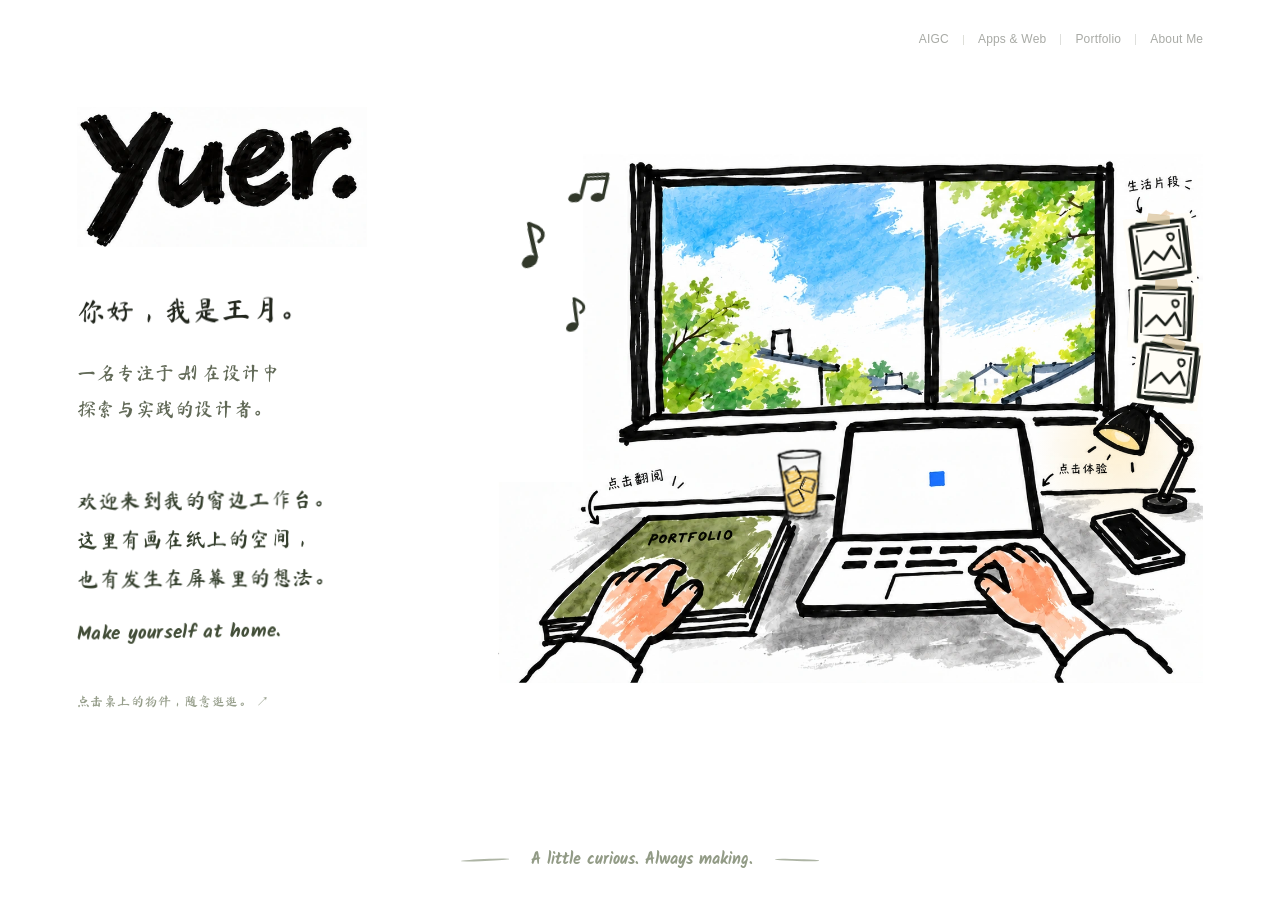
<file: index.html>
<!doctype html><html lang="zh-CN"><head><meta charset="utf-8"><meta name="viewport" content="width=device-width,initial-scale=1"><meta name="description" content="王月 Yuer，探索 AI 在设计中的应用。建筑作品集、软件与交互，以及生活片段。"><title>Yuer · 王月的窗边工作台</title><link rel="stylesheet" href="style.css"><link rel="stylesheet" href="final.css"><link rel="stylesheet" href="airy.css"><link rel="stylesheet" href="ink-dialog.css"><link rel="stylesheet" href="music.css?v=quietnav1"><style>.quiet-aigc-divider{display:inline-block;width:1px;height:10px;background:#dedfd9;align-self:center;flex-shrink:0}</style><style>#software{position:fixed;inset:12px;margin:auto;width:calc(100% - 24px);height:calc(100dvh - 24px);max-height:none;display:none;overflow:hidden}#software[open]{display:flex;flex-direction:column}#software>.panel-head{flex:0 0 auto}#software .desktop-dialog-body{min-height:0;flex:1;overflow:auto;overscroll-behavior:contain}#software #virtual-computer{display:block;width:100%;height:calc(100dvh - 150px);min-height:360px;border:0}#software .desktop-more{display:none}</style><style>.portfolio-menu .quiet-dropdown a{display:flex;align-items:center;gap:10px;white-space:nowrap}.portfolio-menu .quiet-dropdown img{width:28px;height:28px;flex:none}</style></head><body><nav class="quiet-nav" aria-label="作品与个人介绍导航"><details class="quiet-projects aigc-menu"><summary>AIGC</summary><div class="quiet-dropdown"><a href="#" id="nav-aigc">AIGC视频</a><a href="#" id="nav-aigc-architecture">AIGC建筑</a></div></details><span class="quiet-aigc-divider" aria-hidden="true"></span><details class="quiet-projects"><summary>Apps &amp; Web</summary><div class="quiet-dropdown"><a href="lexiloop/">LexiLoop · 词萦</a><a href="timer/">Timer</a><a href="greatwall/">发现长城 · AR</a><a href="cozy-home/experience.html">四口之家·虚拟小窝</a></div></details><span class="quiet-divider" aria-hidden="true"></span><details class="quiet-projects portfolio-menu"><summary>Portfolio</summary><div class="quiet-dropdown"><a href="architecture-2024-2026/">2024–2026</a><a href="portfolio-2016-2023/">2016–2023</a></div></details><span class="quiet-divider" aria-hidden="true"></span><button type="button" id="nav-personal">About Me</button></nav><svg class="ink-filter-defs" width="0" height="0" aria-hidden="true"><defs><filter id="dry-ink" x="-3%" y="-8%" width="106%" height="116%"><feTurbulence type="fractalNoise" baseFrequency=".13" numOctaves="2" seed="7" result="grain"/><feDisplacementMap in="SourceGraphic" in2="grain" scale=".65" xChannelSelector="R" yChannelSelector="G"/></filter></defs></svg><main class="airy-layout"><section class="airy-profile"><h1 aria-label="Yuer."><span class="rough-name" aria-hidden="true"></span><span class="sr-only">Yuer.</span></h1><h2>你好，我是王月。</h2><p>一名专注于 AI 在设计中<br>探索与实践的设计者。</p><div class="welcome-note"><p>欢迎来到我的窗边工作台。<br>这里有画在纸上的空间，<br>也有发生在屏幕里的想法。</p><span lang="en">Make yourself at home.</span></div><small>点击桌上的物件，随意逛逛。 ↗</small></section><section class="airy-illustration" aria-label="可交互的窗边工作台"><div class="music-corner"><div class="music-notes" aria-hidden="true"><svg viewBox="0 0 40 56"><use href="#ink-note-single"/></svg><svg viewBox="0 0 54 56"><use href="#ink-note-pair"/></svg><svg viewBox="0 0 40 56"><use href="#ink-note-single"/></svg></div><button class="music-toggle" id="music-toggle" type="button" aria-label="播放背景音乐：森林小厨" aria-pressed="false"><svg viewBox="0 0 40 56" aria-hidden="true"><use href="#ink-note-single"/></svg><svg class="extra-note" viewBox="0 0 54 56" aria-hidden="true"><use href="#ink-note-pair"/></svg><svg class="extra-note" viewBox="0 0 40 56" aria-hidden="true"><use href="#ink-note-single"/></svg><span class="sr-only"><span id="music-label">听一会儿</span><small class="music-subtitle">A QUIET AFTERNOON</small></span></button><span class="sr-only" id="music-status" role="status" aria-live="polite"></span></div><div class="art-clip"><div class="desk-art"><img class="iced-tea" src="iced-tea-v2.webp" alt="一杯浅金色的冰茶，透明玻璃杯里浮着冰块" draggable="false"><img class="artwork" src="yuer-desk.webp" width="1672" height="941" alt="清新蓝天与绿树的窗景，桌上有绿色作品集、笔记本电脑、手机和台灯。" fetchpriority="high"><button class="hotspot book-spot" data-open="architecture" aria-label="点击绿色书本，翻阅建筑作品集" data-hint="翻开作品集 ↗"></button><button class="hotspot laptop-spot" data-open="software" aria-label="点击电脑，查看软件与交互作品" data-hint="打开电脑 ↗"></button><button class="hotspot phone-spot" data-open="mobile" aria-label="点击手机，打开发现长城等手机应用" data-hint="打开手机 ↗"></button><span class="lamp-glow" aria-hidden="true"></span><button id="lamp-switch" class="hotspot lamp-spot" aria-label="开关台灯" aria-pressed="true" data-hint="开关台灯"></button><button class="wall-photo wall-one" data-photo="0" aria-label="打开高清照片：蓝色蒙古写真"><svg viewBox="0 0 70 70" aria-hidden="true"><defs><filter id="rough-frame-1" x="-10%" y="-10%" width="120%" height="120%"><feTurbulence type="fractalNoise" baseFrequency=".075" numOctaves="2" seed="4" result="noise"/><feDisplacementMap in="SourceGraphic" in2="noise" scale="1.2" xChannelSelector="R" yChannelSelector="G"/></filter></defs><path d="M5 6L65 5 64 64 6 65Z" fill="#fffdf7" stroke="none"/><g filter="url(#rough-frame-1)" fill="none" stroke="#171a15" stroke-linecap="round" stroke-linejoin="round"><path d="M7 7L63 5 65 62 7 65 5 9" stroke-width="4.3"/><path d="M4 14L6 59 M12 4L54 4 M67 12L67 55 M14 67L58 65" stroke-width="1.7"/><path d="M12 12L58 11 M58 15L59 56 13 59 M12 55L11 17" stroke-width="1.9"/><path d="M17 48L28 36 38 46 48 32 55 46" stroke-width="2.7"/><path d="M45 23Q43 18 48 18Q53 19 51 24Q48 28 45 23" stroke-width="2.2"/><path d="M15 8L29 7 M60 41L61 54 M22 62L42 60" stroke="#505448" stroke-width="1"/></g></svg></button><button class="wall-photo wall-two" data-photo="1" aria-label="打开高清照片：绿叶间的肖像"><svg viewBox="0 0 70 70" aria-hidden="true"><defs><filter id="rough-frame-2" x="-10%" y="-10%" width="120%" height="120%"><feTurbulence type="fractalNoise" baseFrequency=".075" numOctaves="2" seed="5" result="noise"/><feDisplacementMap in="SourceGraphic" in2="noise" scale="1.2" xChannelSelector="R" yChannelSelector="G"/></filter></defs><path d="M5 6L65 5 64 64 6 65Z" fill="#fffdf7" stroke="none"/><g filter="url(#rough-frame-2)" fill="none" stroke="#171a15" stroke-linecap="round" stroke-linejoin="round"><path d="M7 7L63 5 65 62 7 65 5 9" stroke-width="4.3"/><path d="M4 14L6 59 M12 4L54 4 M67 12L67 55 M14 67L58 65" stroke-width="1.7"/><path d="M12 12L58 11 M58 15L59 56 13 59 M12 55L11 17" stroke-width="1.9"/><path d="M17 48L28 36 38 46 48 32 55 46" stroke-width="2.7"/><path d="M45 23Q43 18 48 18Q53 19 51 24Q48 28 45 23" stroke-width="2.2"/><path d="M15 8L29 7 M60 41L61 54 M22 62L42 60" stroke="#505448" stroke-width="1"/></g></svg></button><button class="wall-photo wall-three" data-photo="2" aria-label="打开高清照片：午后甜点"><svg viewBox="0 0 70 70" aria-hidden="true"><defs><filter id="rough-frame-3" x="-10%" y="-10%" width="120%" height="120%"><feTurbulence type="fractalNoise" baseFrequency=".075" numOctaves="2" seed="6" result="noise"/><feDisplacementMap in="SourceGraphic" in2="noise" scale="1.2" xChannelSelector="R" yChannelSelector="G"/></filter></defs><path d="M5 6L65 5 64 64 6 65Z" fill="#fffdf7" stroke="none"/><g filter="url(#rough-frame-3)" fill="none" stroke="#171a15" stroke-linecap="round" stroke-linejoin="round"><path d="M7 7L63 5 65 62 7 65 5 9" stroke-width="4.3"/><path d="M4 14L6 59 M12 4L54 4 M67 12L67 55 M14 67L58 65" stroke-width="1.7"/><path d="M12 12L58 11 M58 15L59 56 13 59 M12 55L11 17" stroke-width="1.9"/><path d="M17 48L28 36 38 46 48 32 55 46" stroke-width="2.7"/><path d="M45 23Q43 18 48 18Q53 19 51 24Q48 28 45 23" stroke-width="2.2"/><path d="M15 8L29 7 M60 41L61 54 M22 62L42 60" stroke="#505448" stroke-width="1"/></g></svg></button></div></div></section></main><footer class="page-signoff" lang="en"><span>A little curious. Always making.</span></footer><dialog class="panel" id="software" aria-labelledby="software-title"><div class="panel-head"><span>软件与交互 <small>DIGITAL WORKS</small></span><button class="close" data-close aria-label="关闭软件作品"><svg viewBox="0 0 30 30" aria-hidden="true"><path d="M6 5L24 24 M24 5L5 25" fill="none" stroke="#252c1e" stroke-width="4.5" stroke-linecap="round"/><path d="M5 8L22 25 M25 8L9 24" fill="none" stroke="#5a644a" stroke-width="1.2" stroke-linecap="round"/></svg></button></div><div class="desktop-dialog-body"><iframe id="virtual-computer" data-src="virtual-desktop/index.html?v=vr-ar-group-20261112" title="虚拟电脑，点击桌面图标查看项目介绍" allow="fullscreen"></iframe><div class="desktop-more"><span>一张桌面，一些可以亲手体验的想法。</span><a href="https://timer-focus-portfolio.bluishtrail.chatgpt.site/" target="_blank" rel="noopener">了解更多 · Timer ↗</a></div></div></dialog>
<dialog class="panel book-panel" id="architecture" aria-labelledby="architecture-title"><div class="panel-head"><span id="architecture-title"><img src="assets/portfolio-2016-2023.svg" alt="2016–2023 建筑作品集 Logo" width="38" height="38" style="display:inline-block;vertical-align:middle;margin-right:12px">建筑作品集 <small>COMPLETE PORTFOLIO</small></span><button class="close" data-close aria-label="关闭建筑作品"><svg viewBox="0 0 30 30" aria-hidden="true"><path d="M6 5L24 24 M24 5L5 25" fill="none" stroke="#252c1e" stroke-width="4.5" stroke-linecap="round"/><path d="M5 8L22 25 M25 8L9 24" fill="none" stroke="#5a644a" stroke-width="1.2" stroke-linecap="round"/></svg></button></div><div class="book-viewer"><div class="book-tools"><button id="book-prev" aria-label="上一页">← 上一页</button><span id="book-count" aria-live="polite">01 / 43</span><button id="book-next" aria-label="下一页">下一页 →</button></div><a id="book-full" href="architecture-2026/page-01.jpg" target="_blank" rel="noopener" aria-label="在新窗口放大当前作品页"><img id="book-image" src="architecture-2026/page-01.jpg" alt="建筑作品集封面" loading="lazy"></a><div class="book-thumbs" aria-label="选择作品页"></div><p class="book-tip">点击图片可放大查看 · ← → 键翻页</p></div></dialog><dialog class="panel" id="about" aria-labelledby="about-title"><div class="panel-head"><span>关于我 <small>ABOUT YUER</small></span><button class="close" data-close aria-label="关闭个人介绍"><svg viewBox="0 0 30 30" aria-hidden="true"><path d="M6 5L24 24 M24 5L5 25" fill="none" stroke="#252c1e" stroke-width="4.5" stroke-linecap="round"/><path d="M5 8L22 25 M25 8L9 24" fill="none" stroke="#5a644a" stroke-width="1.2" stroke-linecap="round"/></svg></button></div><div class="panel-body"><div class="eyebrow">HELLO, I'M YUER.</div><h2 id="about-title">你好，我是王月。</h2><p>一名专注于 AI 在设计中探索与实践的设计者。</p><p>从建筑空间到屏幕里的交互，<br>我喜欢把想法做成可以被看见、被体验的东西。</p><div class="welcome-about"><p>在空间与屏幕之间，慢慢做些有意思的事。</p><p>书本，是纸上的空间。<br>电脑，是可以亲手体验的想法。<br>希望你在这里，像坐到窗边一样自在。</p></div><div class="about-portrait"><img src="photos/spring-thumb.webp" alt="绿叶间的王月"><button data-photo="1">打开生活相册 ↗</button></div><div class="link-row"><button data-open="architecture">建筑作品集 ↗</button><button data-open="software">软件与交互 ↗</button></div></div></dialog><dialog class="panel photo-panel" id="photos" aria-labelledby="photo-title"><div class="panel-head"><span id="photo-title">生活片段 <small>LIFE IN FRAMES</small></span><button class="close" data-close aria-label="关闭照片"><svg viewBox="0 0 30 30" aria-hidden="true"><path d="M6 5L24 24 M24 5L5 25" fill="none" stroke="#252c1e" stroke-width="4.5" stroke-linecap="round"/><path d="M5 8L22 25 M25 8L9 24" fill="none" stroke="#5a644a" stroke-width="1.2" stroke-linecap="round"/></svg></button></div><div class="photo-toolbar"><button id="photo-prev" aria-label="上一张照片">← 上一张</button><span id="photo-counter" aria-live="polite">1 / 3</span><button id="photo-next" aria-label="下一张照片">下一张 →</button></div><div class="photo-stage" id="photo-stage" tabindex="0" aria-label="高清照片，可滚动查看放大的照片"><img id="photo-image" alt=""></div><div class="photo-bottom"><span id="photo-caption"></span><button id="photo-zoom" aria-pressed="false">放大查看 ＋</button><a id="photo-original" target="_blank" rel="noopener">新窗口看原图 ↗</a></div><div class="photo-strip" aria-label="选择生活照片"><button data-photo-select="0" aria-label="选择蒙古写真"><img src="photos/portrait-thumb.webp" alt=""></button><button data-photo-select="1" aria-label="选择春日人像"><img src="photos/spring-thumb.webp" alt=""></button><button data-photo-select="2" aria-label="选择午后甜点"><img src="photos/afternoon-thumb.webp" alt=""></button></div><p class="photo-note">← → 切换照片 · Esc 返回工作台</p></dialog><dialog class="panel mobile-panel" id="mobile" aria-labelledby="mobile-title"><div class="panel-head"><span id="mobile-title">我的手机 <small>POCKET PROJECTS</small></span><button class="close" data-close aria-label="关闭虚拟手机"><svg viewBox="0 0 30 30" aria-hidden="true"><path d="M6 5L24 24 M24 5L5 25" fill="none" stroke="#252c1e" stroke-width="4.5" stroke-linecap="round"/></svg></button></div><div class="pocket-body"><div class="pocket-phone"><div class="pocket-status"><span>9:41</span><span>▥ ▰</span></div><span class="pocket-speaker" aria-hidden="true"></span><div class="pocket-greeting"><small>YUER'S POCKET</small><p>一些随身的，<br>有意思的想法。</p></div><div class="pocket-apps"><a class="pocket-app" href="greatwall/" aria-label="打开发现长城项目介绍与AR交互体验"><span class="pocket-icon"><img src="greatwall/assets/app-icon.png" alt="发现长城" width="64" height="64"></span><span>发现长城</span></a><button class="pocket-app" data-open="about" aria-label="打开关于王月的介绍"><span class="pocket-icon about-pocket-icon"><svg viewBox="0 0 64 64" aria-hidden="true"><path d="M9 48Q31 27 54 48 M23 23Q22 10 33 11Q45 10 44 23Q43 35 33 35Q22 34 23 23 M8 51L56 50" fill="none" stroke="#30392a" stroke-width="3.5" stroke-linecap="round"/></svg></span><span>关于我</span></button></div><svg class="pocket-landscape" viewBox="0 0 300 150" aria-hidden="true"><path d="M-10 130Q25 60 63 88T143 65T224 96T320 53" fill="none" stroke="#80916c" stroke-width="3"/><path d="M-10 146Q57 94 100 114T200 109T320 110" fill="#d7dfc8" stroke="#899875" stroke-width="2"/><path d="M237 39Q224 32 233 22Q246 14 252 27Q257 42 237 39" fill="#e5dbb8" stroke="#88896d" stroke-width="2"/></svg><div class="pocket-home" aria-hidden="true"></div></div><p class="pocket-hint">点开图标，随意逛逛。 ↗</p></div></dialog><svg class="music-symbols" aria-hidden="true"><defs><symbol id="ink-note-single" viewBox="0 0 40 56"><path d="M20 42C18 38 10 38 6 43C2 47 5 52 10 52C17 52 23 48 22 42Z" fill="currentColor"/><path d="M21 43L22 6C27 10 33 12 34 19C34 23 31 26 28 27" fill="none" stroke="currentColor" stroke-width="4" stroke-linecap="round" stroke-linejoin="round"/><path d="M19 37L20 11M24 8Q34 14 35 19M7 49Q13 52 19 46" fill="none" stroke="currentColor" stroke-width="1.3" stroke-linecap="round"/></symbol><symbol id="ink-note-pair" viewBox="0 0 54 56"><path d="M18 39C13 35 5 39 4 44C2 49 8 51 13 49C19 48 21 44 18 39ZM46 32C42 29 34 32 32 37C30 42 36 44 42 42C48 40 50 36 46 32Z" fill="currentColor"/><path d="M19 42L20 12L47 5L47 36M20 17L47 10" fill="none" stroke="currentColor" stroke-width="4" stroke-linecap="round" stroke-linejoin="round"/><path d="M17 35L18 15M49 9L48 29" fill="none" stroke="currentColor" stroke-width="1.2" stroke-linecap="round"/></symbol></defs></svg><audio id="afternoon-music" src="audio/forest-kitchen.mp3" preload="metadata" loop aria-label="森水垚、沐灵仙：森林小厨"></audio><script src="main.js?v=20261102-book2026"></script><script src="music.js?v=20261102-autoplay"></script><script src="quiet-nav.js?v=auto-close-2"></script><script>document.getElementById("nav-aigc").onclick=e=>{e.preventDefault();e.target.closest("details").open=false;openPanel("software",e.currentTarget);const f=document.getElementById("virtual-computer");const send=()=>f.contentWindow.postMessage({type:"yuer-open-aigc"},location.origin);f.addEventListener("load",send,{once:true});send()};</script><script>document.getElementById("nav-aigc-architecture").onclick=e=>{e.preventDefault();e.target.closest("details").open=false;openPanel("software",e.currentTarget);const f=document.getElementById("virtual-computer");const send=()=>f.contentWindow.postMessage({type:"yuer-open-architecture"},location.origin);f.addEventListener("load",send,{once:true});send()};</script><script>if(new URLSearchParams(location.search).get("desktop")==="1"){openPanel("software",document.querySelector(".laptop-spot"));history.replaceState(null,"",location.pathname)}</script></body></html>
</file>
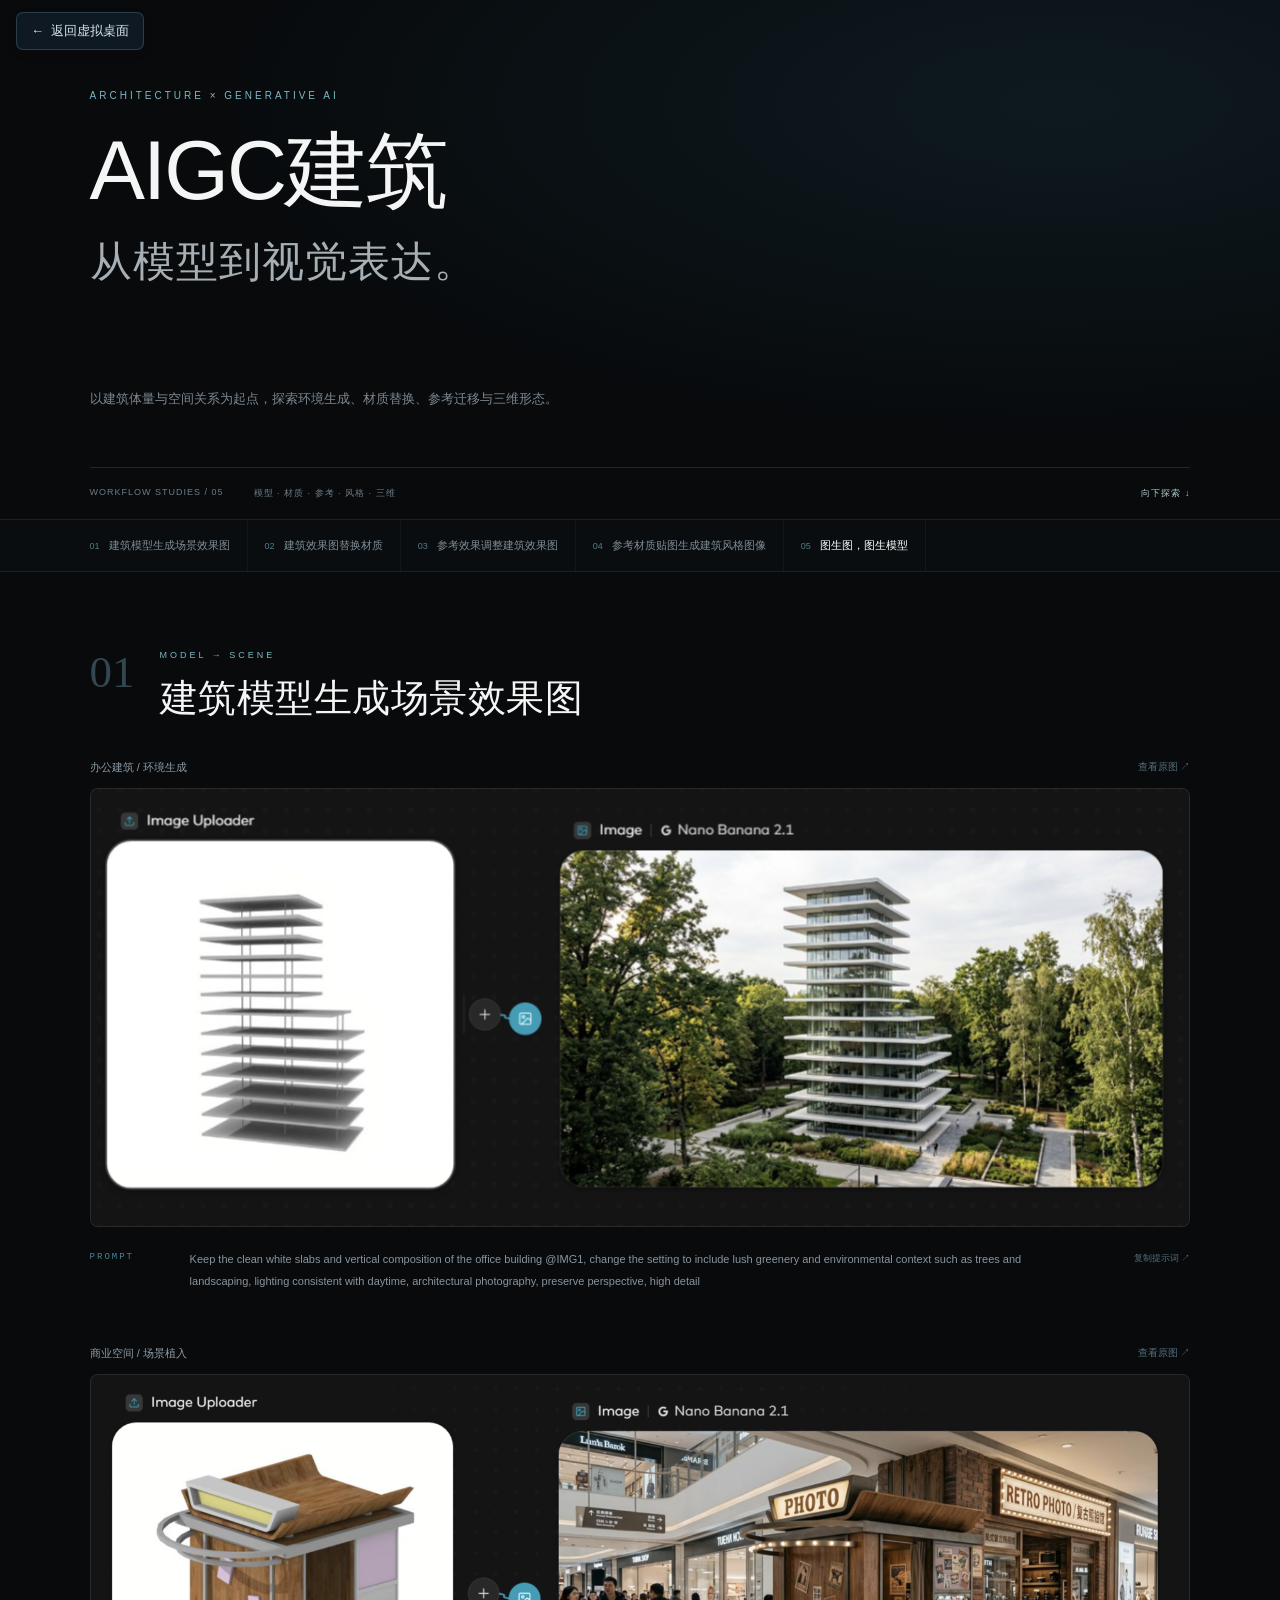
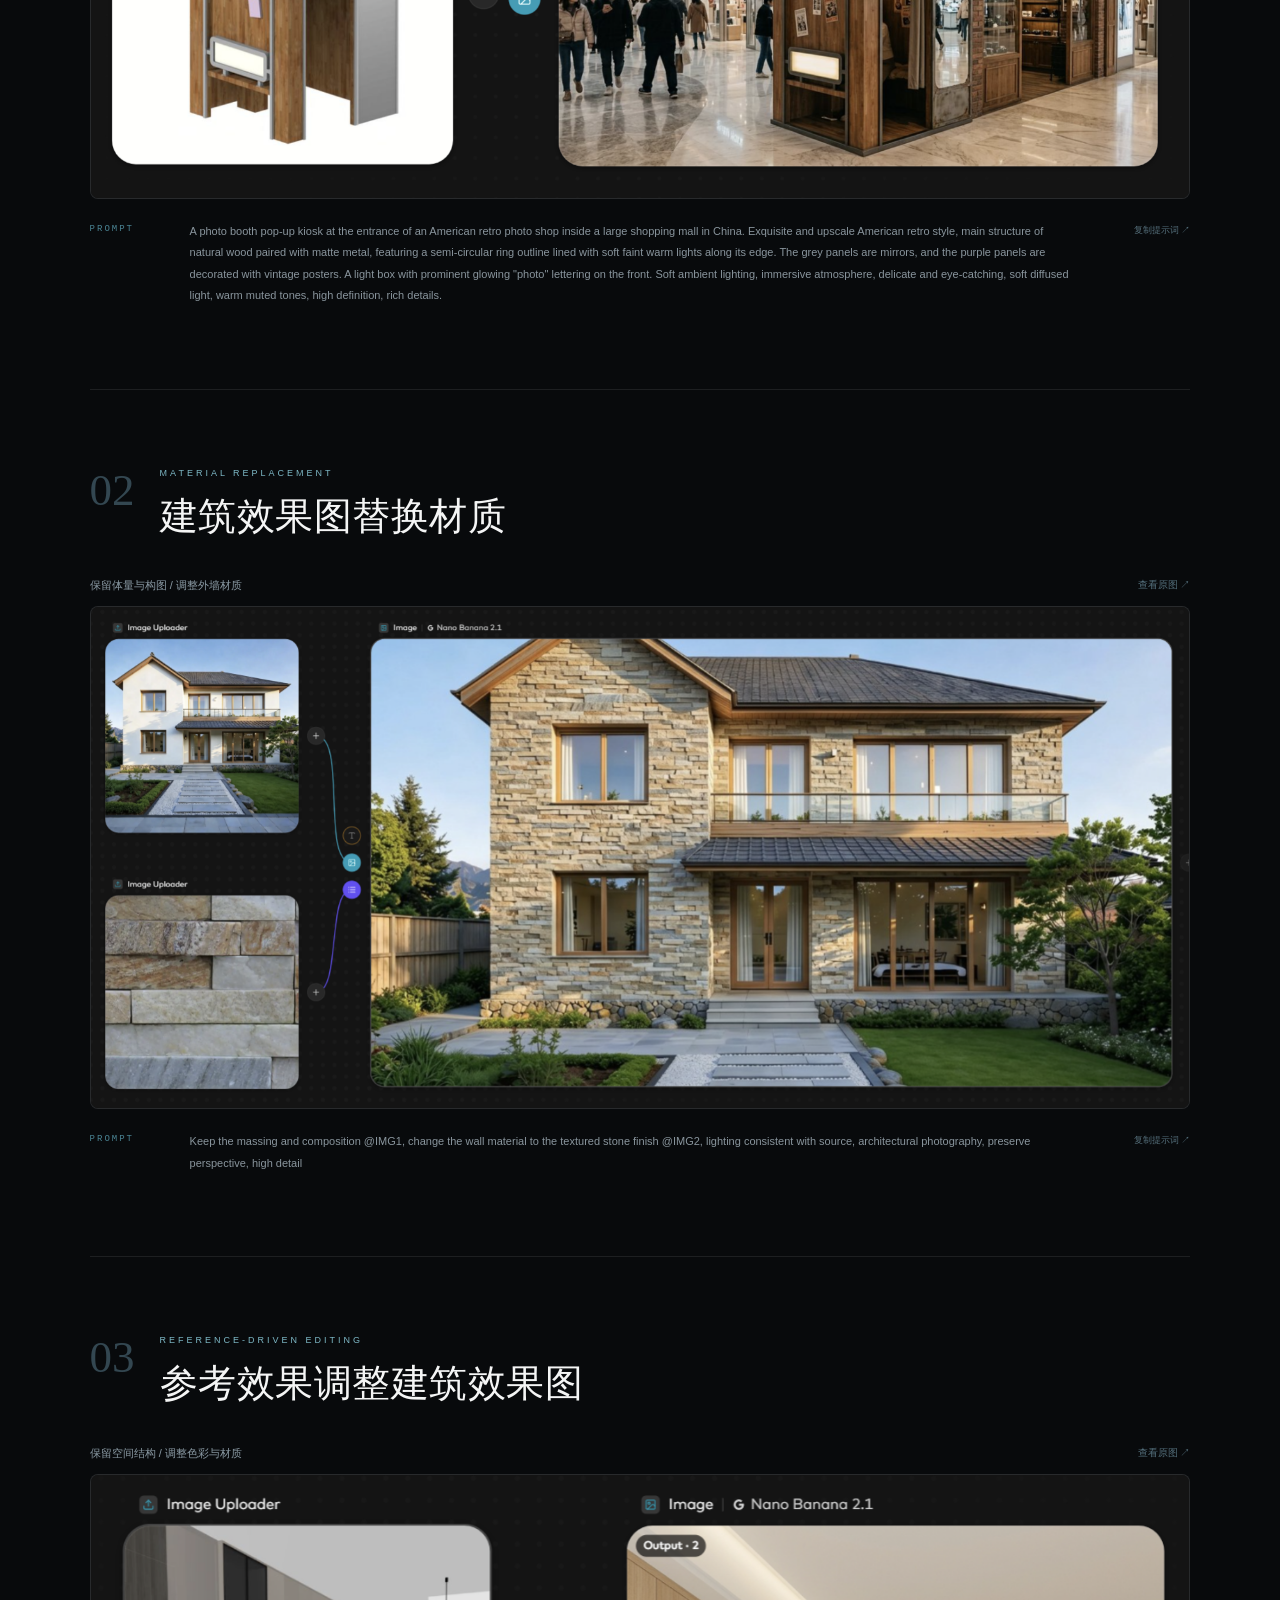
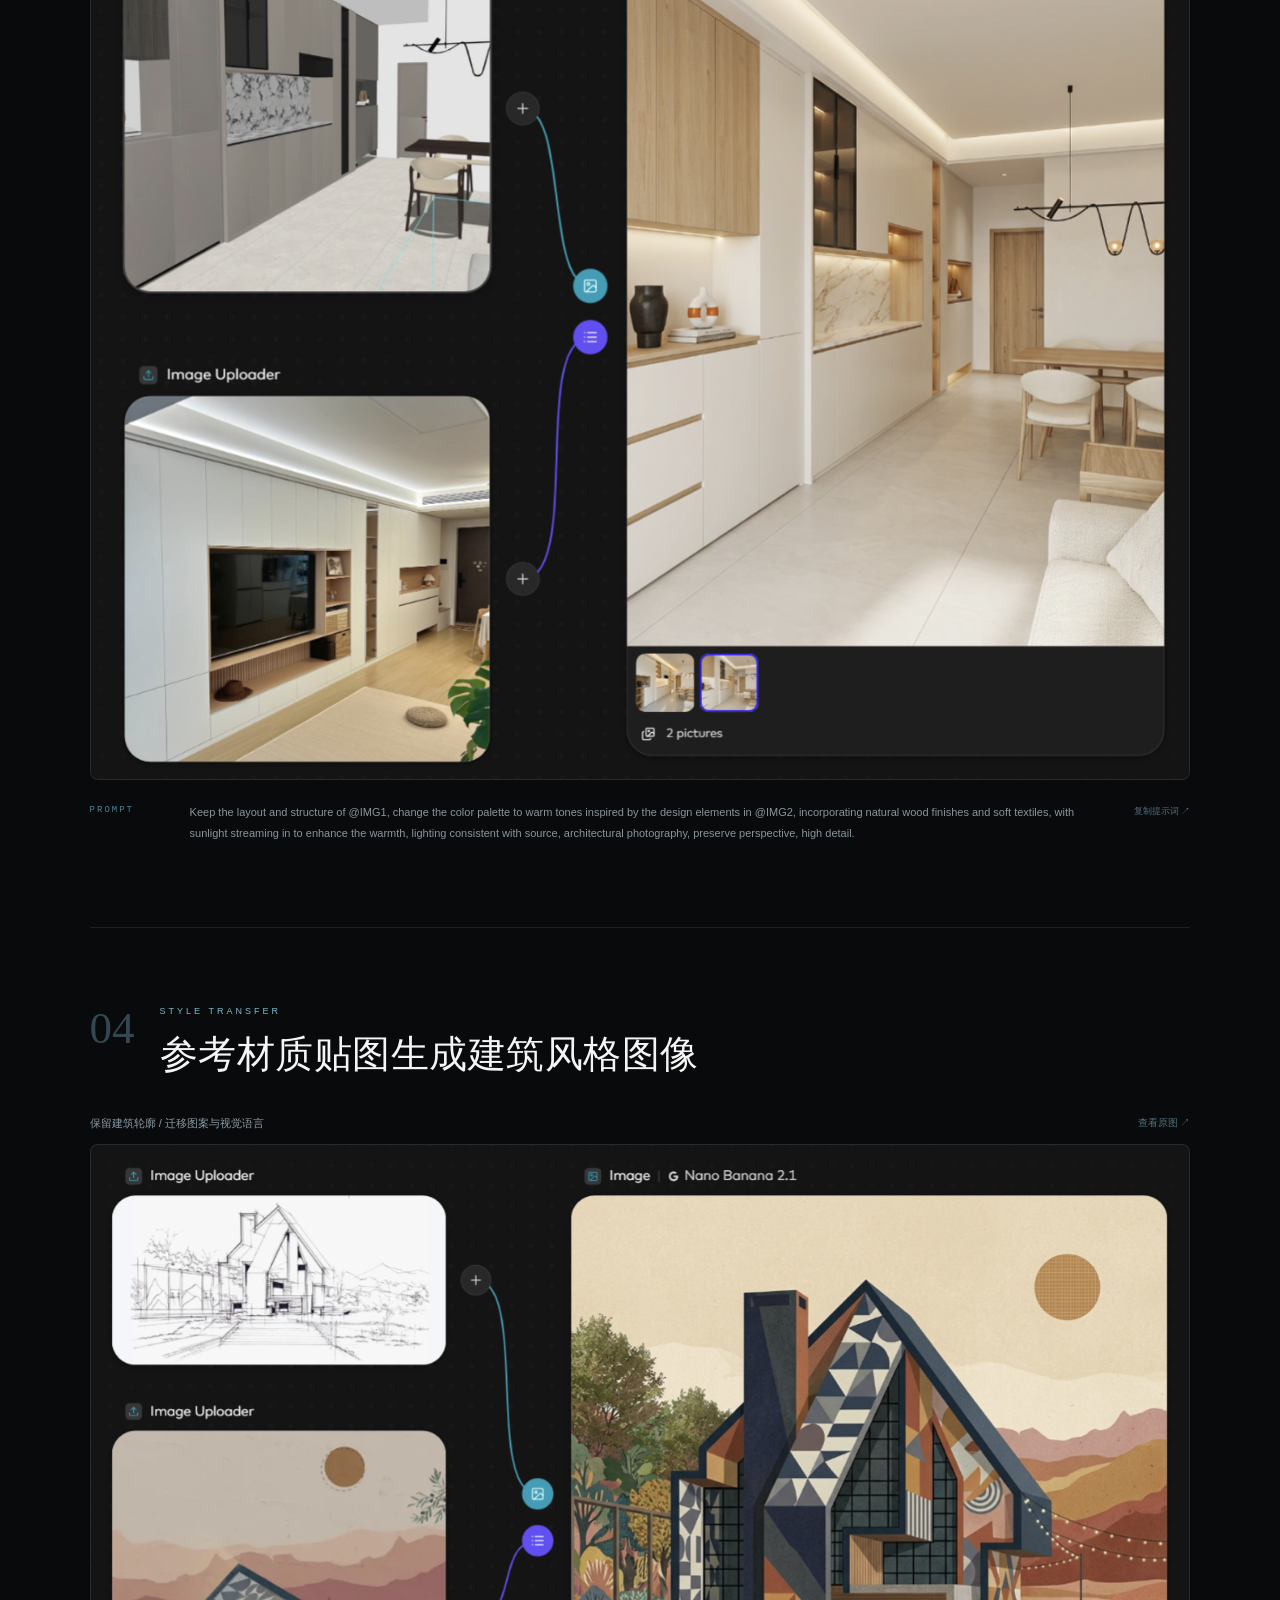
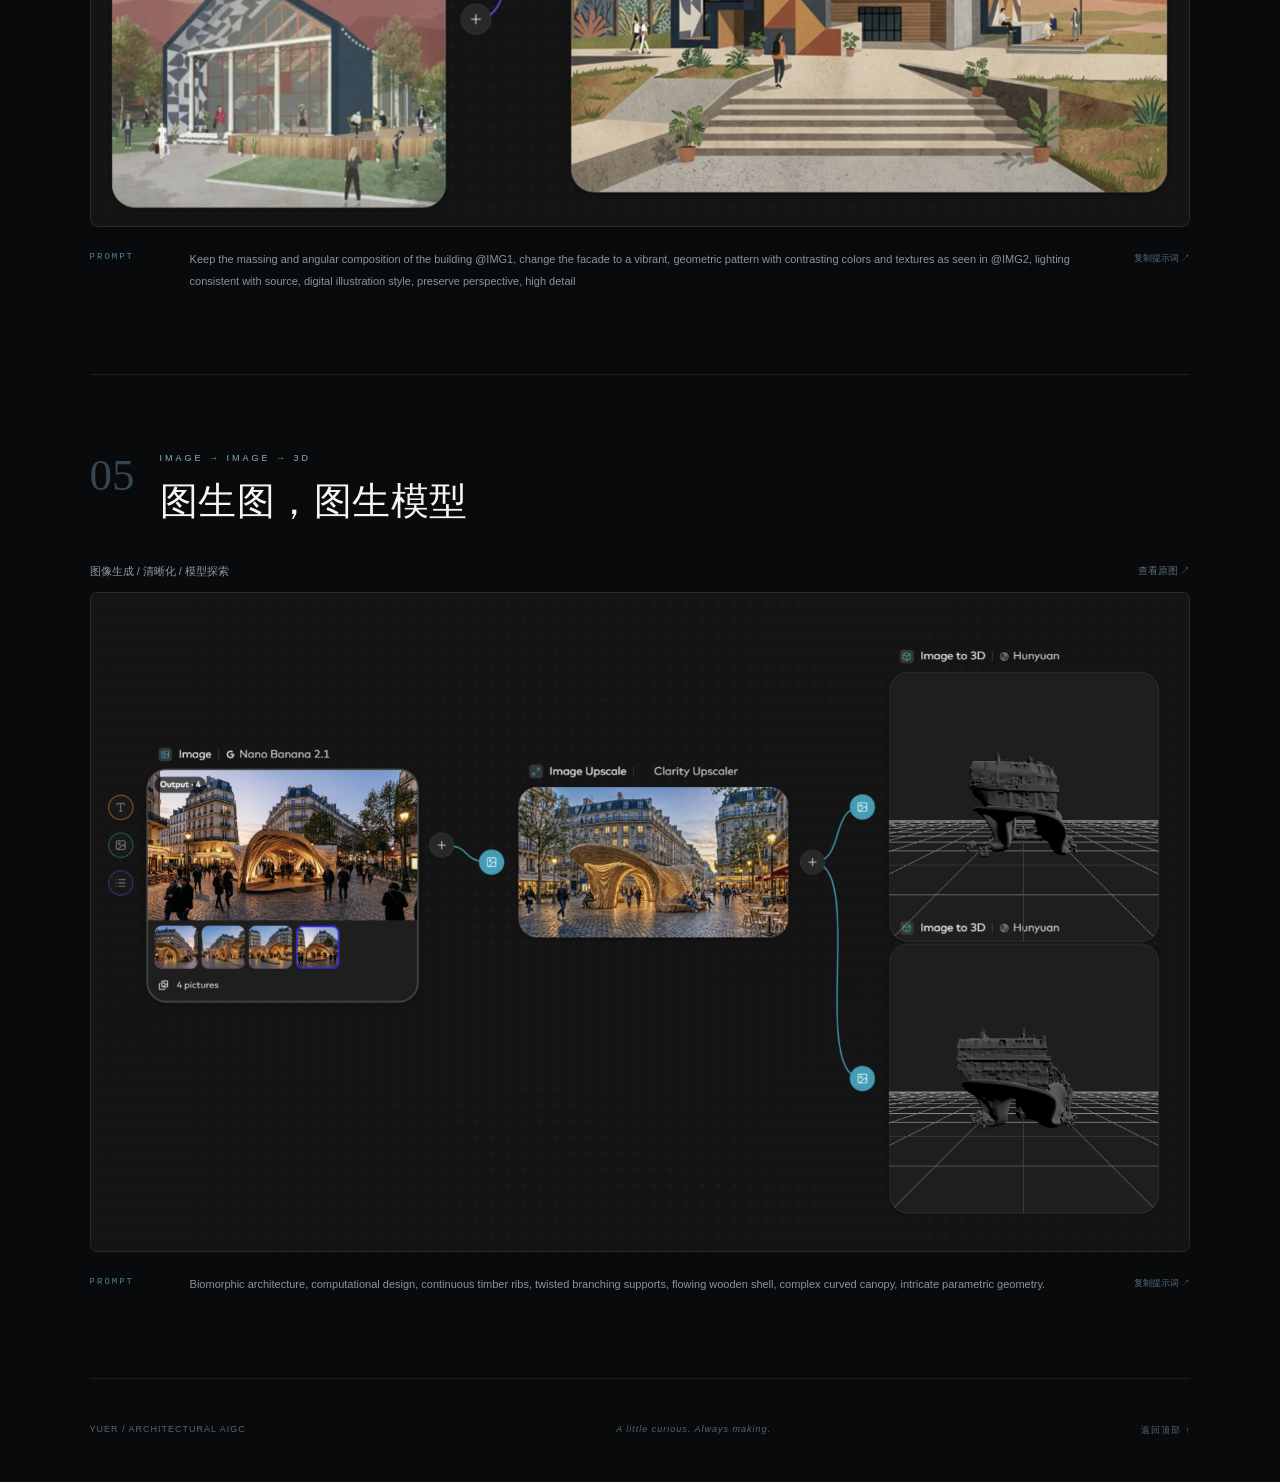
<file: aigc-architecture/index.html>
<!doctype html><html lang="zh-CN"><head><meta charset="utf-8"><meta name="viewport" content="width=device-width,initial-scale=1"><title>AIGC建筑</title><link rel="stylesheet" href="style.css"><style>body.embedded>header{display:none}body.embedded main{max-width:none}</style><style>.document-return{position:fixed;left:16px;top:12px;z-index:100000;display:flex;align-items:center;gap:7px;padding:9px 14px;border-radius:7px;border:1px solid #9ca58e55;background:#fffdf1eb;color:#445039;font:13px/1.4 Arial,'Microsoft YaHei',sans-serif;text-decoration:none;box-shadow:0 3px 12px #0001}.document-return:hover{background:#eef2e4}body.direct-document .chrome{display:none!important}body.direct-document .intro{padding-top:70px}body.direct-document .outline{top:0}body.direct-document>.top{display:none!important}body.direct-document main{max-width:none;margin:0;padding:0}body.direct-document .desktop{height:100dvh;min-height:0;border-radius:0}body.direct-document .window{position:fixed;inset:0!important;width:100%;height:100dvh;border-radius:0!important}body.direct-document .shortcut,body.direct-document .task,body.direct-document .desktop-label{display:none!important}</style><style>.document-return{background:#111b26ed;color:#d5e4ef;border-color:#54758a66}body.direct-document>header{display:none}body.direct-document .hero{padding-top:90px}</style></head><body><a class="document-return" href="../?desktop=1" aria-label="返回虚拟桌面">← <span>返回虚拟桌面</span></a><script>if(new URLSearchParams(location.search).has("embed"))document.body.classList.add("embedded")</script><header><a class="brand" href="#">Yuer<span>.</span></a><span class="status"><i></i> ARCHITECTURAL AI / WORKFLOW</span><button id="fullscreen" aria-label="全屏查看">全屏 ↗</button></header><main><div class="hero"><div class="eyebrow">ARCHITECTURE × GENERATIVE AI</div><h1>AIGC建筑<span>从模型到视觉表达。</span></h1><p class="intro">以建筑体量与空间关系为起点，探索环境生成、材质替换、参考迁移与三维形态。</p><div class="hero-bottom"><span>WORKFLOW STUDIES / 05</span><span>模型 · 材质 · 参考 · 风格 · 三维</span><a href="#s01">向下探索 ↓</a></div></div><nav class="index" aria-label="文档目录"><a href="#s01"><span>01</span>建筑模型生成场景效果图</a><a href="#s02"><span>02</span>建筑效果图替换材质</a><a href="#s03"><span>03</span>参考效果调整建筑效果图</a><a href="#s04"><span>04</span>参考材质贴图生成建筑风格图像</a><a href="#s05"><span>05</span>图生图，图生模型</a></nav><div class="content"><section id="s01"><div class="section-head"><span class="number">01</span><div><p class="eyebrow">MODEL → SCENE</p><h2>建筑模型生成场景效果图</h2></div></div><div class="case"><div class="case-label"><span>办公建筑 / 环境生成</span><a href="assets/model-tower.png" target="_blank">查看原图 ↗</a></div><a class="visual" href="assets/model-tower.png" target="_blank"><img src="assets/model-tower.png" alt="办公建筑 / 环境生成的输入、节点连接与输出结果" loading="lazy"></a><div class="prompt"><span>PROMPT</span><p>Keep the clean white slabs and vertical composition of the office building @IMG1, change the setting to include lush greenery and environmental context such as trees and landscaping, lighting consistent with daytime, architectural photography, preserve perspective, high detail</p><button class="copy" type="button">复制提示词 ↗</button></div></div><div class="case"><div class="case-label"><span>商业空间 / 场景植入</span><a href="assets/model-kiosk.png" target="_blank">查看原图 ↗</a></div><a class="visual" href="assets/model-kiosk.png" target="_blank"><img src="assets/model-kiosk.png" alt="商业空间 / 场景植入的输入、节点连接与输出结果" loading="lazy"></a><div class="prompt"><span>PROMPT</span><p>A photo booth pop-up kiosk at the entrance of an American retro photo shop inside a large shopping mall in China. Exquisite and upscale American retro style, main structure of natural wood paired with matte metal, featuring a semi-circular ring outline lined with soft faint warm lights along its edge. The grey panels are mirrors, and the purple panels are decorated with vintage posters. A light box with prominent glowing &quot;photo&quot; lettering on the front. Soft ambient lighting, immersive atmosphere, delicate and eye-catching, soft diffused light, warm muted tones, high definition, rich details.</p><button class="copy" type="button">复制提示词 ↗</button></div></div></section><section id="s02"><div class="section-head"><span class="number">02</span><div><p class="eyebrow">MATERIAL REPLACEMENT</p><h2>建筑效果图替换材质</h2></div></div><div class="case"><div class="case-label"><span>保留体量与构图 / 调整外墙材质</span><a href="assets/material.png" target="_blank">查看原图 ↗</a></div><a class="visual" href="assets/material.png" target="_blank"><img src="assets/material.png" alt="保留体量与构图 / 调整外墙材质的输入、节点连接与输出结果" loading="lazy"></a><div class="prompt"><span>PROMPT</span><p>Keep the massing and composition @IMG1, change the wall material to the textured stone finish @IMG2, lighting consistent with source, architectural photography, preserve perspective, high detail</p><button class="copy" type="button">复制提示词 ↗</button></div></div></section><section id="s03"><div class="section-head"><span class="number">03</span><div><p class="eyebrow">REFERENCE-DRIVEN EDITING</p><h2>参考效果调整建筑效果图</h2></div></div><div class="case"><div class="case-label"><span>保留空间结构 / 调整色彩与材质</span><a href="assets/reference.png" target="_blank">查看原图 ↗</a></div><a class="visual" href="assets/reference.png" target="_blank"><img src="assets/reference.png" alt="保留空间结构 / 调整色彩与材质的输入、节点连接与输出结果" loading="lazy"></a><div class="prompt"><span>PROMPT</span><p>Keep the layout and structure of @IMG1, change the color palette to warm tones inspired by the design elements in @IMG2, incorporating natural wood finishes and soft textiles, with sunlight streaming in to enhance the warmth, lighting consistent with source, architectural photography, preserve perspective, high detail.</p><button class="copy" type="button">复制提示词 ↗</button></div></div></section><section id="s04"><div class="section-head"><span class="number">04</span><div><p class="eyebrow">STYLE TRANSFER</p><h2>参考材质贴图生成建筑风格图像</h2></div></div><div class="case"><div class="case-label"><span>保留建筑轮廓 / 迁移图案与视觉语言</span><a href="assets/style.png" target="_blank">查看原图 ↗</a></div><a class="visual" href="assets/style.png" target="_blank"><img src="assets/style.png" alt="保留建筑轮廓 / 迁移图案与视觉语言的输入、节点连接与输出结果" loading="lazy"></a><div class="prompt"><span>PROMPT</span><p>Keep the massing and angular composition of the building @IMG1, change the facade to a vibrant, geometric pattern with contrasting colors and textures as seen in @IMG2, lighting consistent with source, digital illustration style, preserve perspective, high detail</p><button class="copy" type="button">复制提示词 ↗</button></div></div></section><section id="s05"><div class="section-head"><span class="number">05</span><div><p class="eyebrow">IMAGE → IMAGE → 3D</p><h2>图生图，图生模型</h2></div></div><div class="case"><div class="case-label"><span>图像生成 / 清晰化 / 模型探索</span><a href="assets/image-to-3d.png" target="_blank">查看原图 ↗</a></div><a class="visual" href="assets/image-to-3d.png" target="_blank"><img src="assets/image-to-3d.png" alt="图像生成 / 清晰化 / 模型探索的输入、节点连接与输出结果" loading="lazy"></a><div class="prompt"><span>PROMPT</span><p>Biomorphic architecture, computational design, continuous timber ribs, twisted branching supports, flowing wooden shell, complex curved canopy, intricate parametric geometry.</p><button class="copy" type="button">复制提示词 ↗</button></div></div></section></div><footer><span>YUER / ARCHITECTURAL AIGC</span><span>A little curious. Always making.</span><a href="#">返回顶部 ↑</a></footer></main><dialog id="viewer"><button id="viewer-close" aria-label="关闭大图">×</button><img alt="放大的工作流图像"></dialog><script src="app.js"></script><script>document.body.classList.add('direct-document');</script></body></html>
</file>
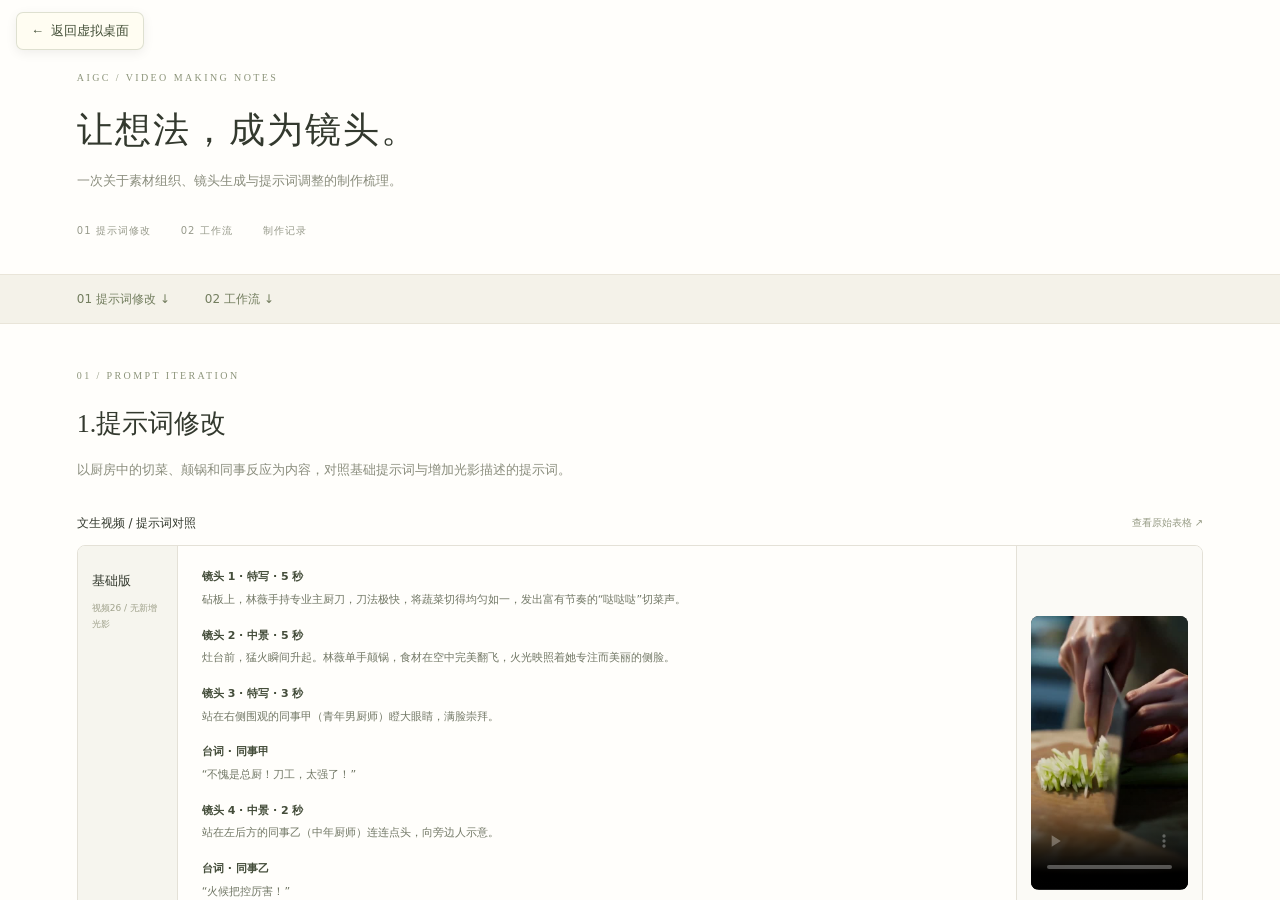
<file: aigc-video/index.html>
<!doctype html><html lang="zh-CN"><head><meta charset="utf-8"><meta name="viewport" content="width=device-width,initial-scale=1"><title>AIGC 视频 · 文档预览</title><link rel="stylesheet" href="style.css"><style>body.embedded{background:#fffefb}body.embedded>.top,body.embedded .desktop-label,body.embedded .shortcut,body.embedded .desktop-copy,body.embedded .task,body.embedded .chrome{display:none}body.embedded main{padding:0;margin:0;max-width:none}body.embedded .desktop{height:100vh;min-height:0;background:#fffefb;border-radius:0}body.embedded .window{position:static;height:100vh;border-radius:0;box-shadow:none}body.embedded .preview-label{display:none}</style><style>.document-return{position:fixed;left:16px;top:12px;z-index:100000;display:flex;align-items:center;gap:7px;padding:9px 14px;border-radius:7px;border:1px solid #9ca58e55;background:#fffdf1eb;color:#445039;font:13px/1.4 Arial,'Microsoft YaHei',sans-serif;text-decoration:none;box-shadow:0 3px 12px #0001}.document-return:hover{background:#eef2e4}body.direct-document .chrome{display:none!important}body.direct-document .intro{padding-top:70px}body.direct-document .outline{top:0}body.direct-document>.top{display:none!important}body.direct-document main{max-width:none;margin:0;padding:0}body.direct-document .desktop{height:100dvh;min-height:0;border-radius:0}body.direct-document .window{position:fixed;inset:0!important;width:100%;height:100dvh;border-radius:0!important}body.direct-document .shortcut,body.direct-document .task,body.direct-document .desktop-label{display:none!important}</style></head><body><a class="document-return" href="../?desktop=1" aria-label="返回虚拟桌面">← <span>返回虚拟桌面</span></a><script>if(new URLSearchParams(location.search).has("embed"))document.body.classList.add("embedded")</script><header class="top"><a class="brand" href="#">Yuer.</a><span class="preview-label">AIGC / 视频制作记录</span><nav><details><summary>AIGC</summary><a href="#" id="menu-open">AIGC视频 <span>↗</span></a></details></nav></header><main><div class="desktop-label">PERSONAL DESKTOP / DOCUMENT PREVIEW</div><div class="desktop"><button class="shortcut" id="desktop-open"><span class="doc-icon">✦<small>AI</small></span>AIGC视频.doc</button><p class="desktop-copy">Ideas in motion.<small>从技术路径，到镜头表达。</small></p><article class="window" id="window" hidden><div class="chrome"><span><i></i>AIGC视频.doc</span><div><button id="min" aria-label="最小化">−</button><button id="max" aria-label="最大化">□</button><button id="close" aria-label="关闭">×</button></div></div><div class="document" id="document"><section class="intro"><p class="eyebrow">AIGC / VIDEO MAKING NOTES</p><h1>让想法，成为镜头。</h1><p class="lead">一次关于素材组织、镜头生成与提示词调整的制作梳理。</p><div class="meta"><span>01 提示词修改</span><span>02 工作流</span><span>制作记录</span></div></section><div class="outline"><a href="#prompts">01 提示词修改 ↓</a><a href="#workflow">02 工作流 ↓</a></div><section id="prompts" class="section"><p class="eyebrow">01 / PROMPT ITERATION</p><h2>1.提示词修改</h2><p class="section-lead">以厨房中的切菜、颠锅和同事反应为内容，对照基础提示词与增加光影描述的提示词。</p><div class="comparison-head"><span>文生视频 / 提示词对照</span><a href="assets/prompt-table.png" target="_blank">查看原始表格 ↗</a></div><div class="comparison" id="comparison"></div><div class="interior-study"><div class="comparison-head"><span>室内建筑 / 光影提示词对照</span><small>同一空间 · 固定机位 · 调整光照</small></div><div class="interior-compare"><div class="interior-row"><div class="version">基础版<small>自然漫射光</small></div><div class="prompt-text"><b>提示词</b><p>现代简约公寓客厅，室内建筑摄影，固定机位，约1.4米视高，24mm广角，垂直线保持竖直。米白色墙面、浅橡木地板，后方整面落地玻璃门连接绿植阳台；左侧为低矮橡木电视柜、黑色电视及通高开放书架；右侧为奶油色亚麻沙发，前景为木框休闲椅；中央放置椭圆木茶几、陶瓷花瓶与米白色编织地毯。阴天白昼，后窗自然漫射光均匀照亮空间，中性白平衡，弱而柔和的阴影，没有明显直射光斑。木纹与织物细节清晰，真实比例与反射，无文字、无人。</p></div><div class="interior-result"><a href="assets/interior-base-hd.png" target="_blank"><img src="assets/interior-base-hd.png" alt="基础版：客厅均匀自然漫射光高清图"><span>查看高清原图 ↗</span></a></div></div><div class="interior-row"><div class="version">增加光影描述<small>午后定向暖光</small></div><div class="prompt-text"><b>提示词</b><p>以基础版图像为参考，保持同一房间、机位、镜头、构图、家具数量与位置，保留窗框、阳台、地板、地毯和织物纹理，仅调整自然光照。将阴天漫射光改为晴朗午后的低角度暖金色阳光：阳光从现有后方玻璃门的右上侧斜向进入，在木地板和地毯上形成可辨认的光斑，窗框与家具的阴影朝前景左侧延伸，投影方向统一，边缘带柔和半影。侧向日光提亮椅子扶手与沙发边缘，突出橡木纹理和亚麻织物质感；中性偏冷的天空漫射光填充暗部，亮部不过曝，阴影保留细节，白墙保持自然奶白色。真实全局光照，不新增门窗与灯具，不改变物件，不添加雾气、泛光或全画面橙色滤镜。</p></div><div class="interior-result"><a href="assets/interior-light-hd.png" target="_blank"><img src="assets/interior-light-hd.png" alt="增加光影描述版：同一客厅的午后定向暖光高清图"><span>查看高清原图 ↗</span></a></div></div></div></div></section><section id="workflow" class="section"><p class="eyebrow">02 / WORKFLOW ANALYSIS</p><h2>2.工作流</h2><p class="section-lead">以人物、场景和镜头为基础，将光影、声音与后期修改连接成一条可回看的制作路径。</p><div class="map-toolbar"><span>技术路径导图 <small>点击分支展开 / 收起</small></span><div><button id="zoom-out">−</button><output id="zoom-label">100%</output><button id="zoom-in">+</button><button id="zoom-reset">复位</button><a href="mindmap.svg" target="_blank">查看全图 ↗</a></div></div><div class="map-viewport"><div class="mindmap" id="mindmap"><div class="map-root">技术路径<small>素材 → 镜头 → 视听 → 迭代</small></div><div id="branches" class="branches"></div></div></div><div class="subheading"><span>幕布</span><small>原始结构网图</small></div><a class="image-link" href="assets/structure.png" target="_blank"><img src="assets/structure.png" alt="图像、文本与视频节点相互连接的实际制作结构网图"><span>点击放大查看原图 ↗</span></a><p class="caption">图像与文本作为生成输入，多段视频继续汇合。该图展示素材连接关系，不据此推断具体模型参数或生成效果。</p></section><footer>— A little curious. Always making. —</footer></div></article><button class="task" id="task-open">≡ AIGC视频.doc</button></div></main><dialog id="source-dialog"></dialog><script src="data.js"></script><script src="app.js"></script><script>document.body.classList.add('direct-document');document.getElementById('window').hidden=false;document.getElementById('window').classList.add('maximized');</script></body></html>
</file>
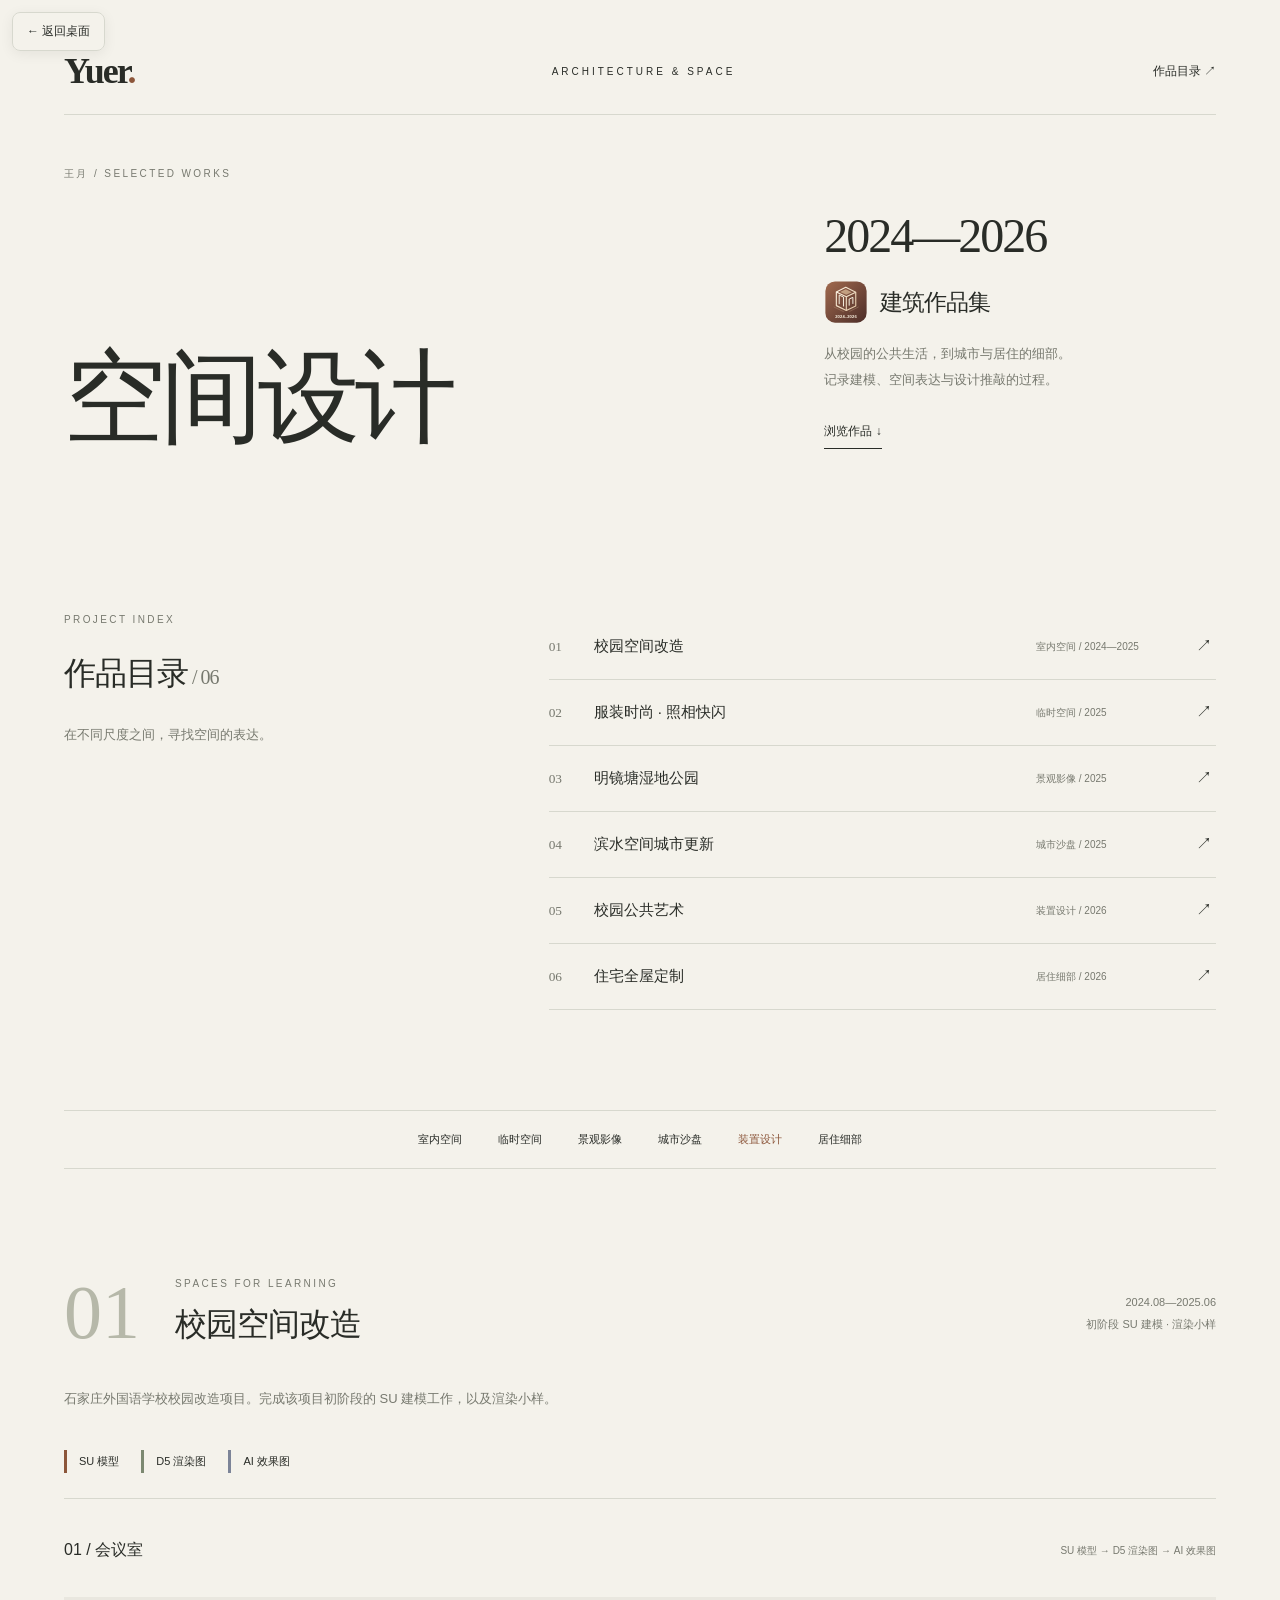
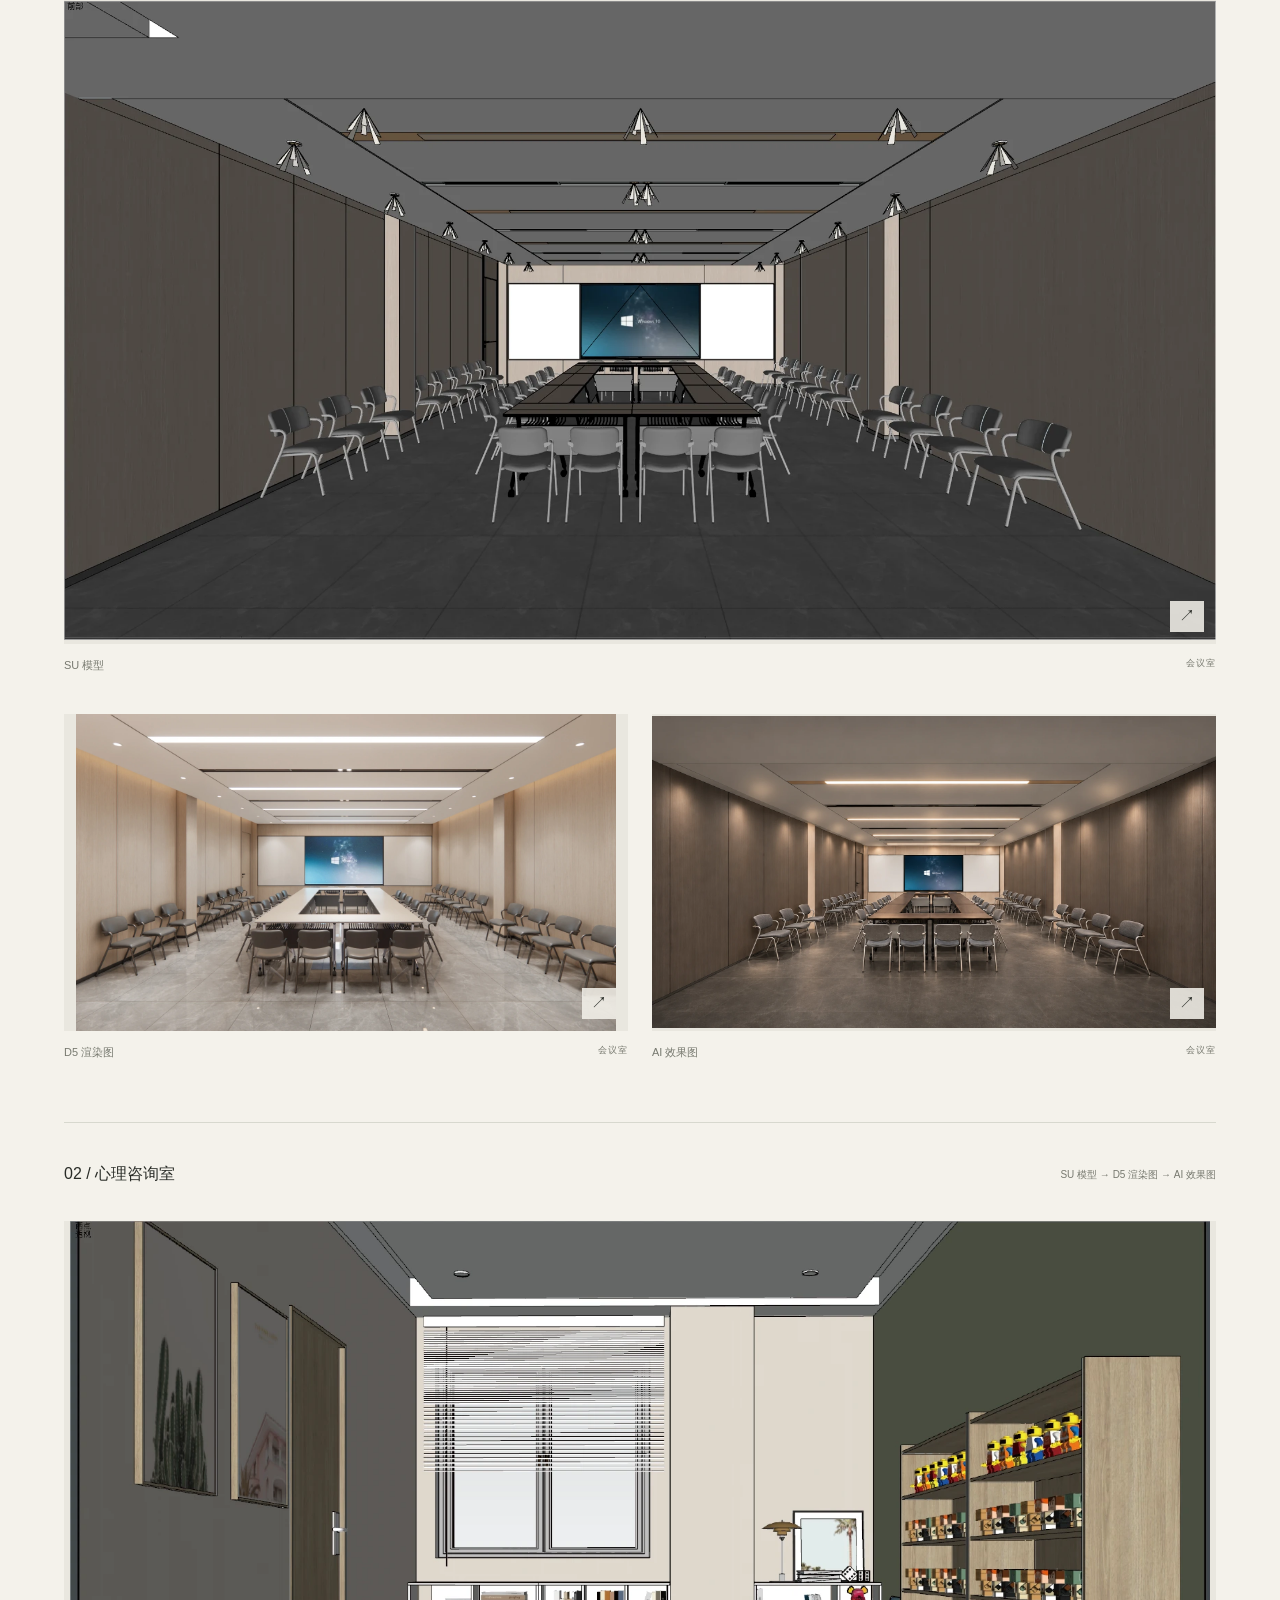
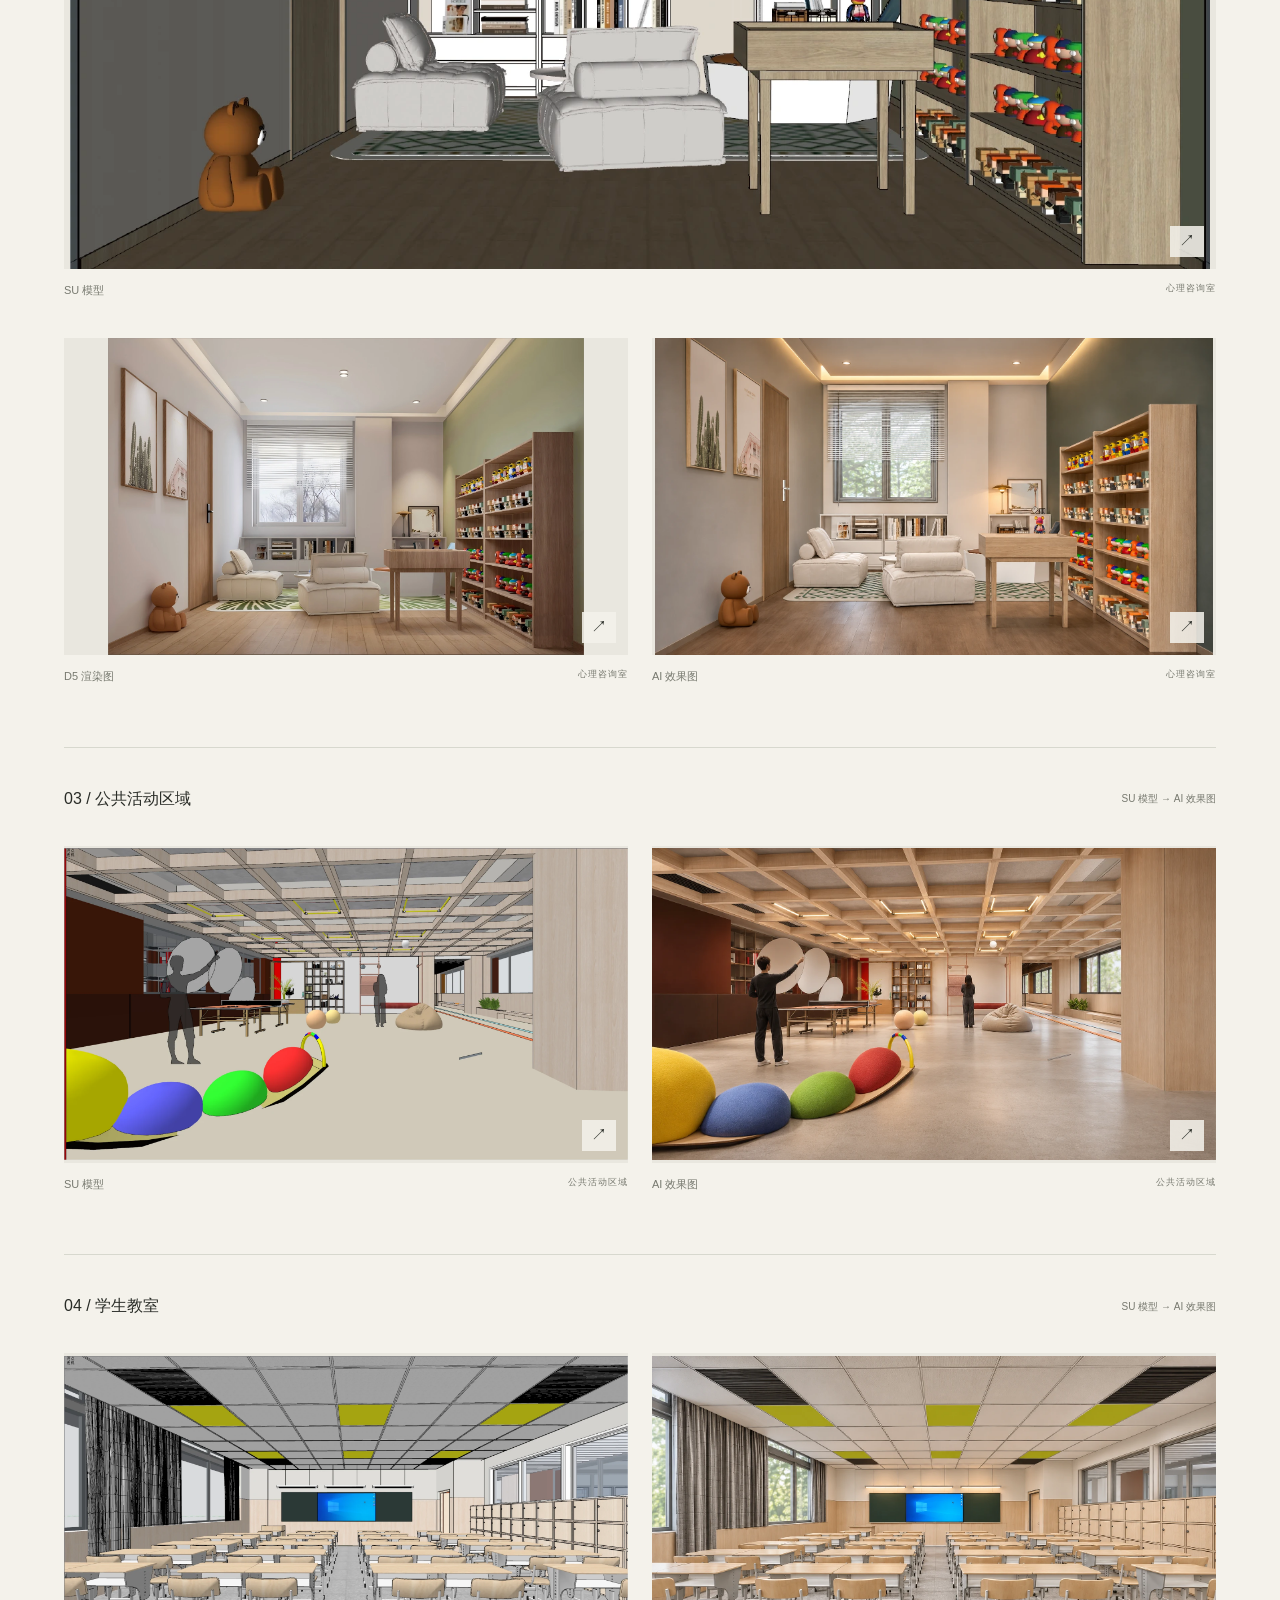
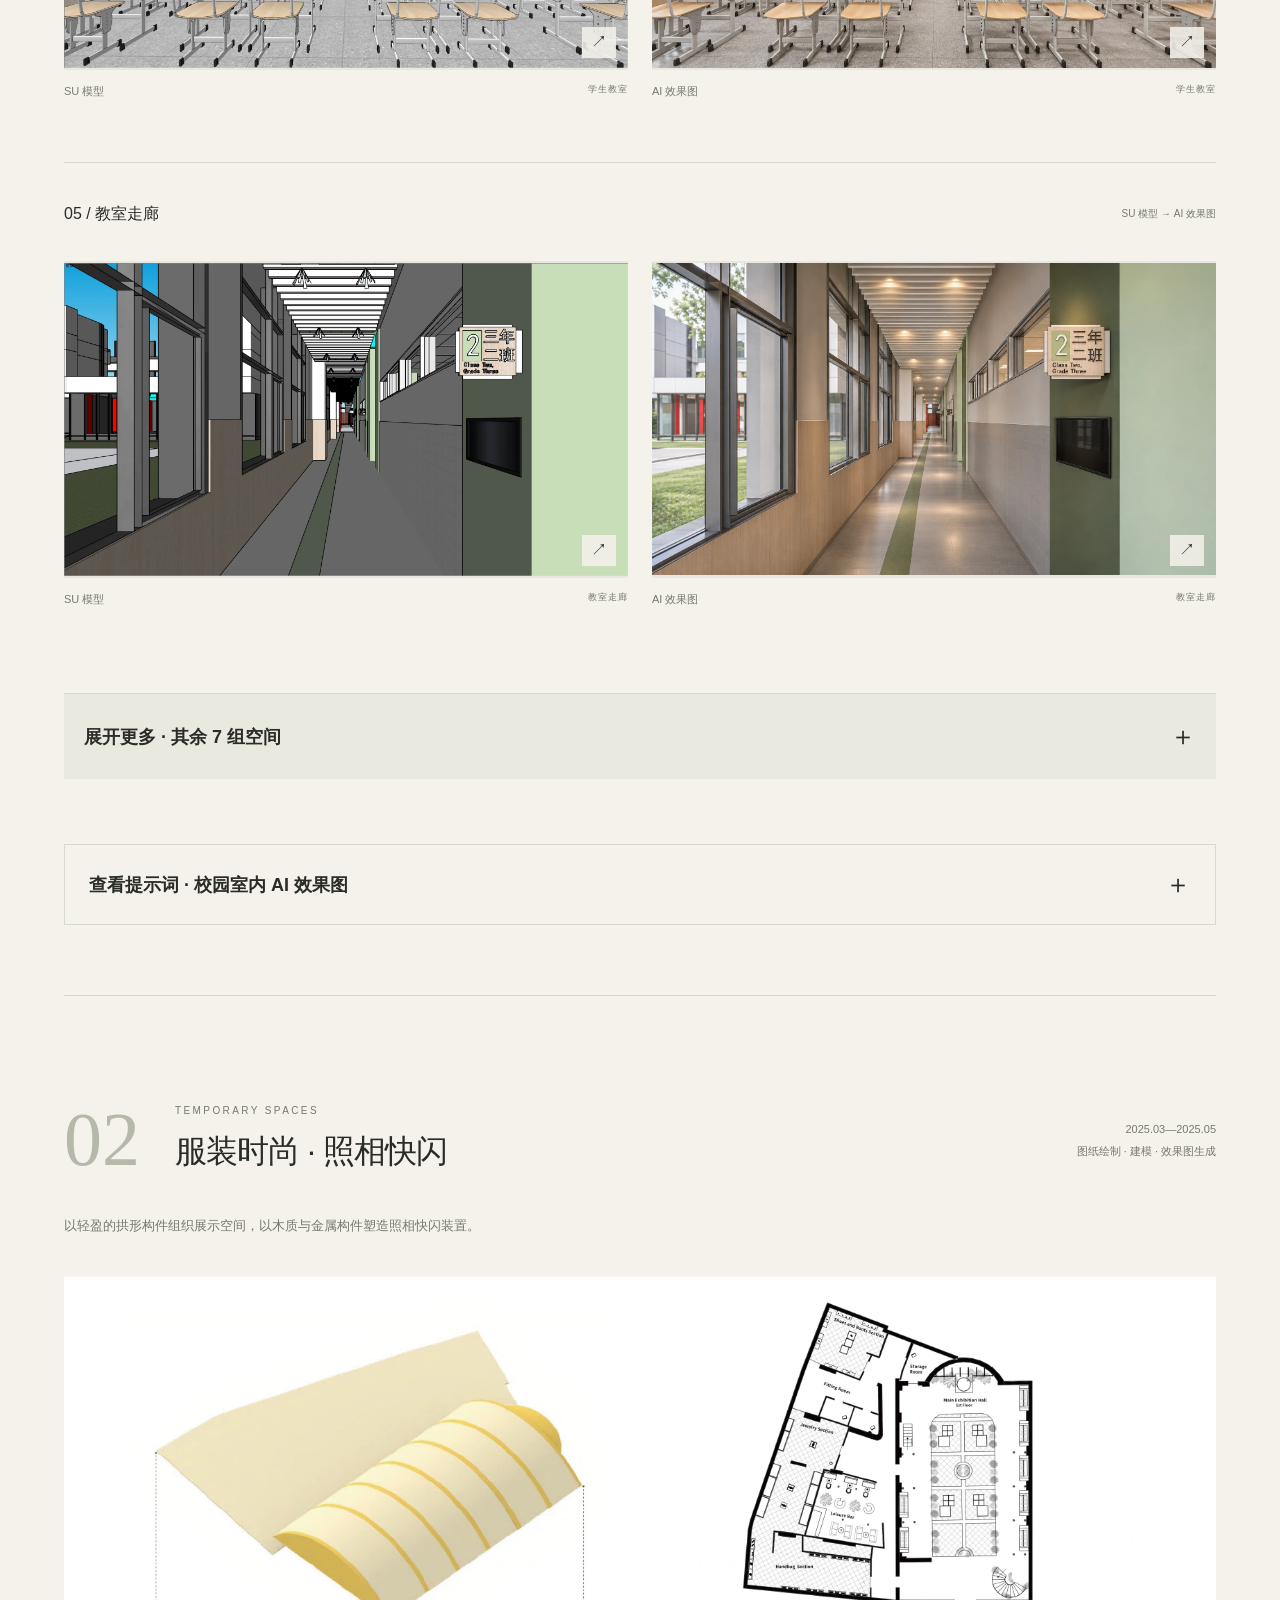
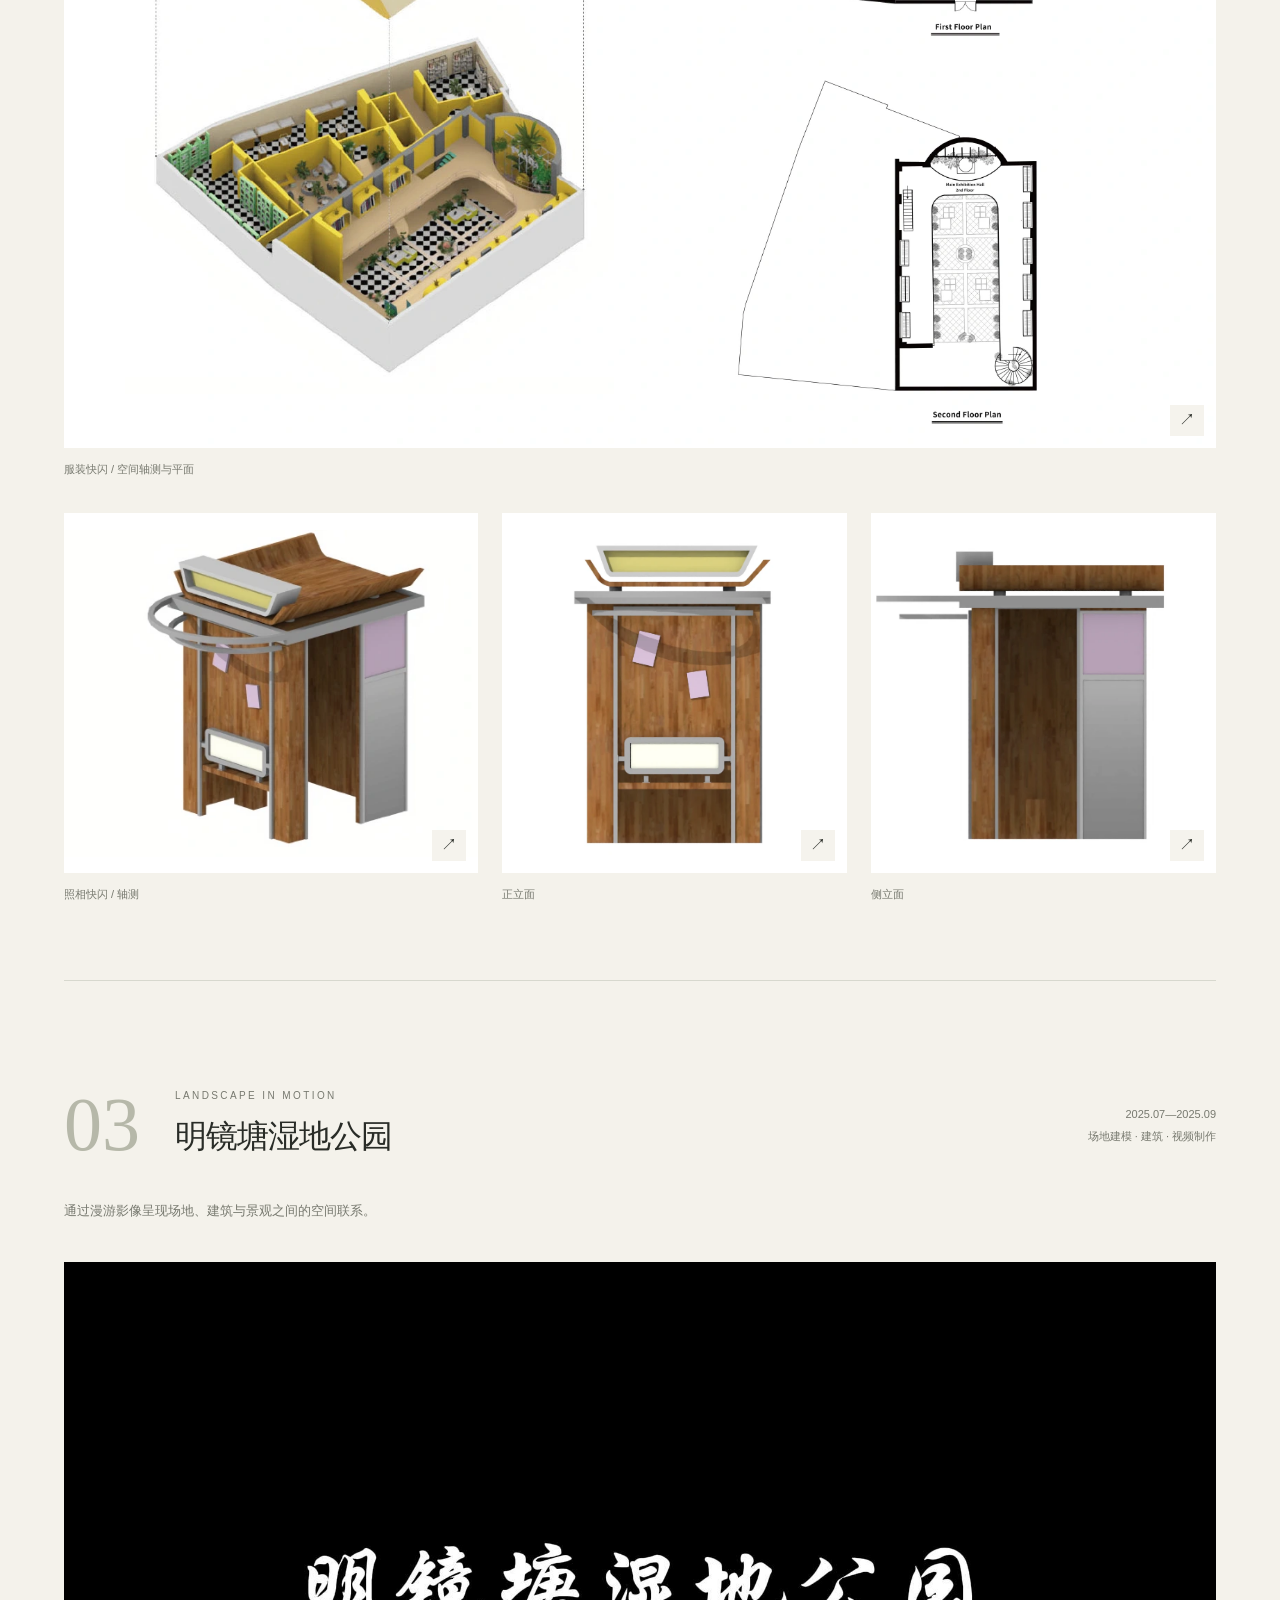
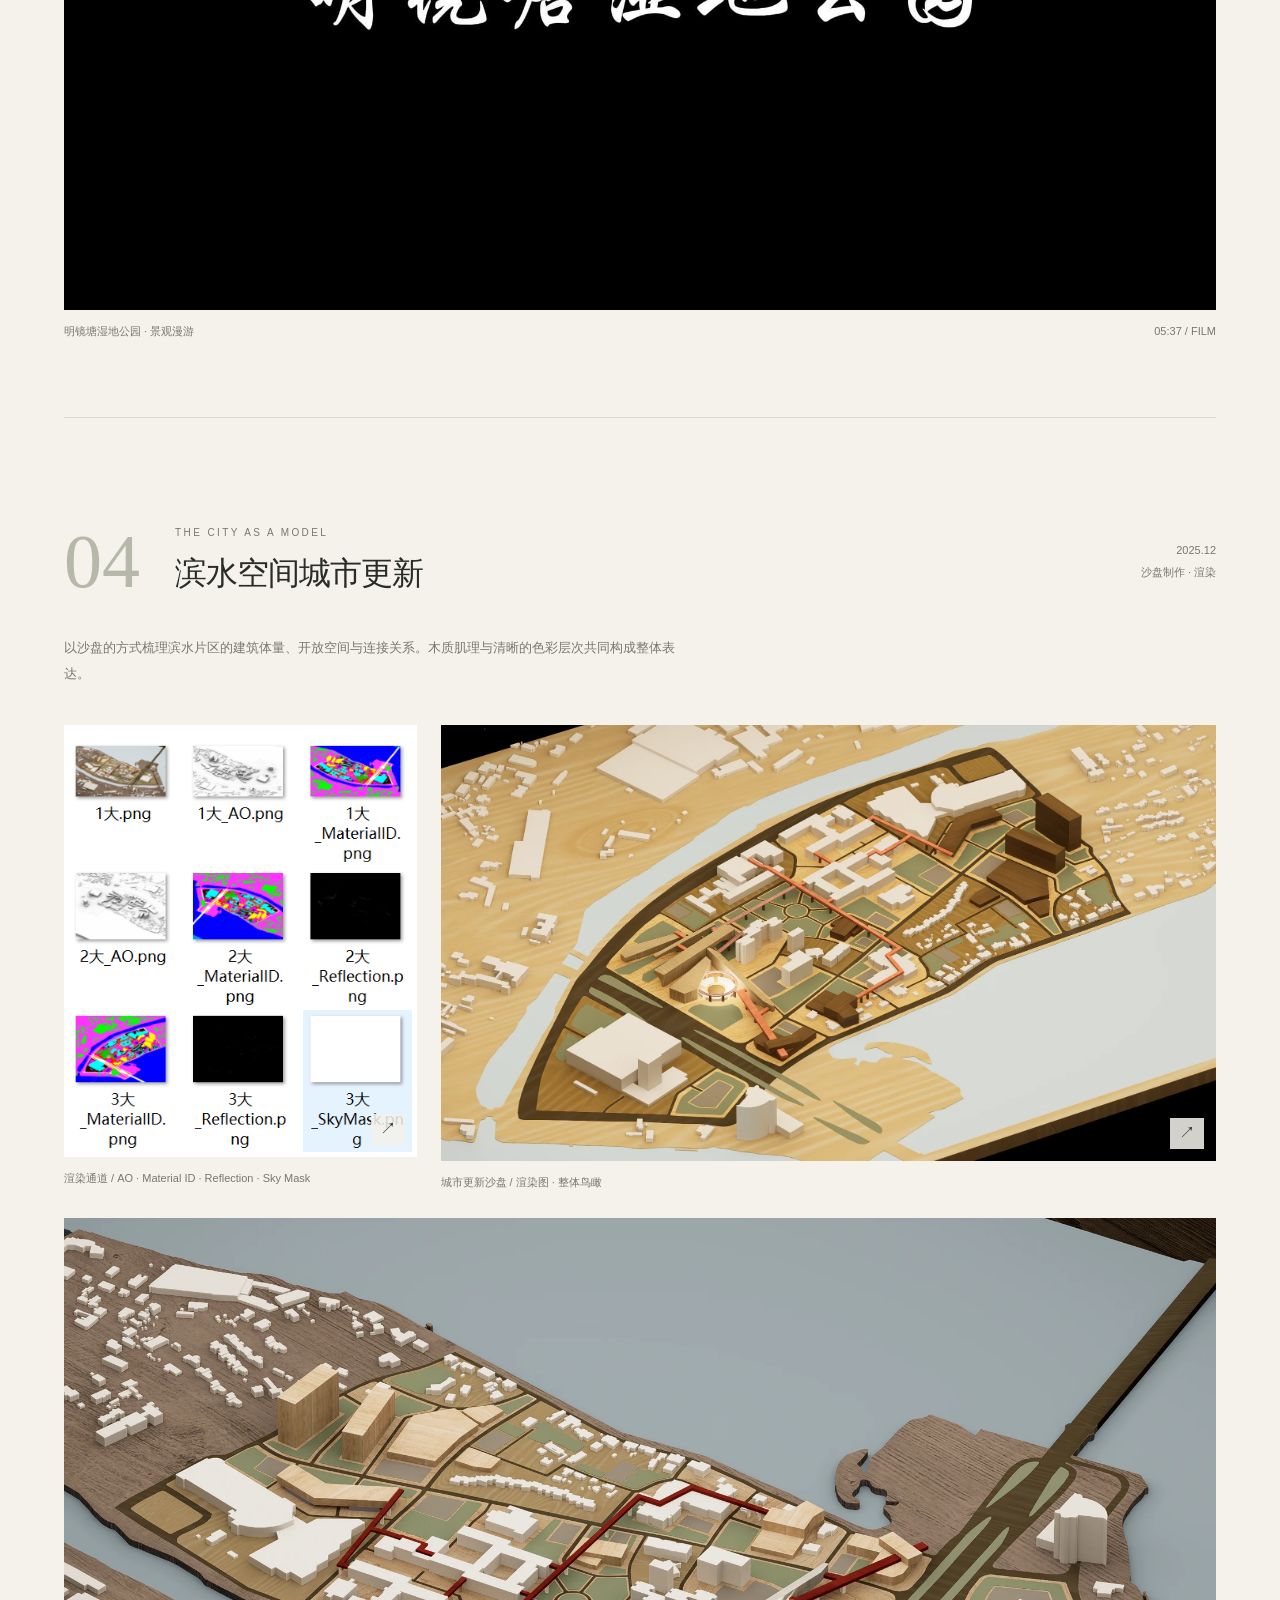
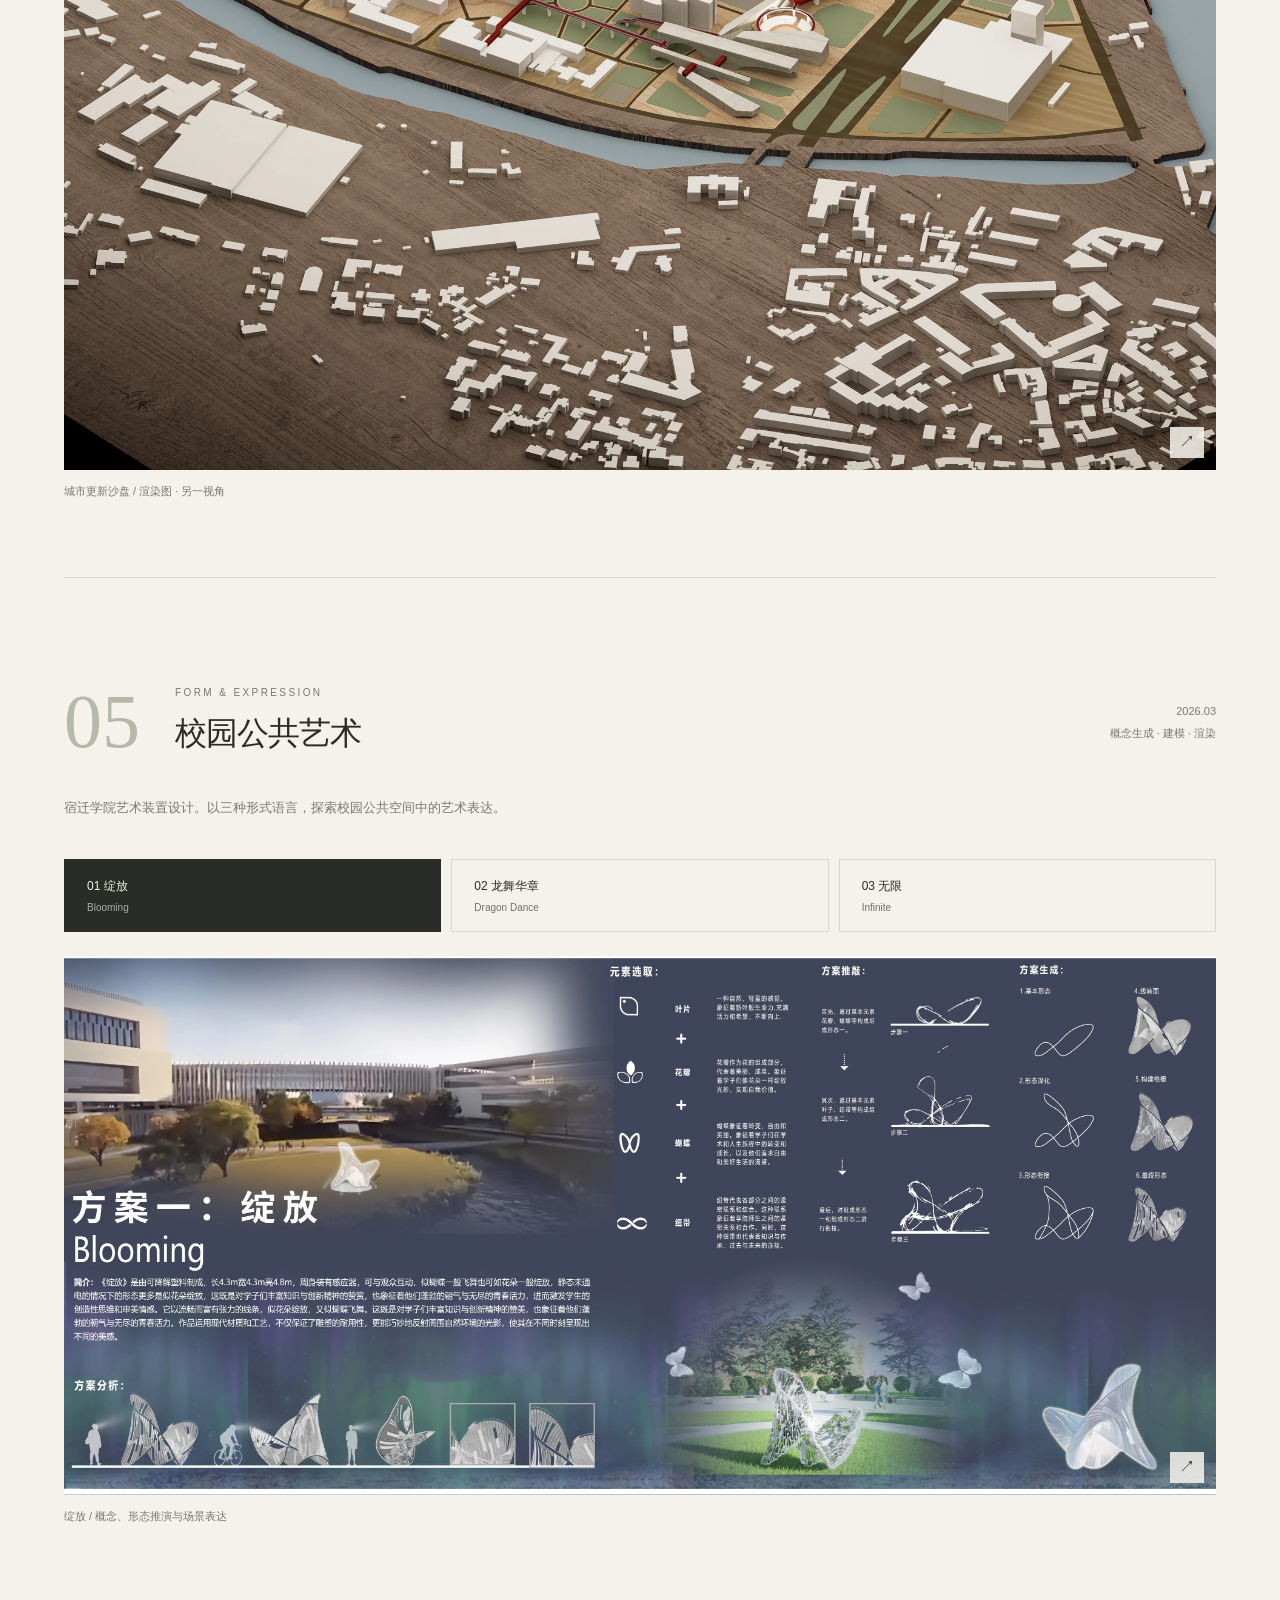
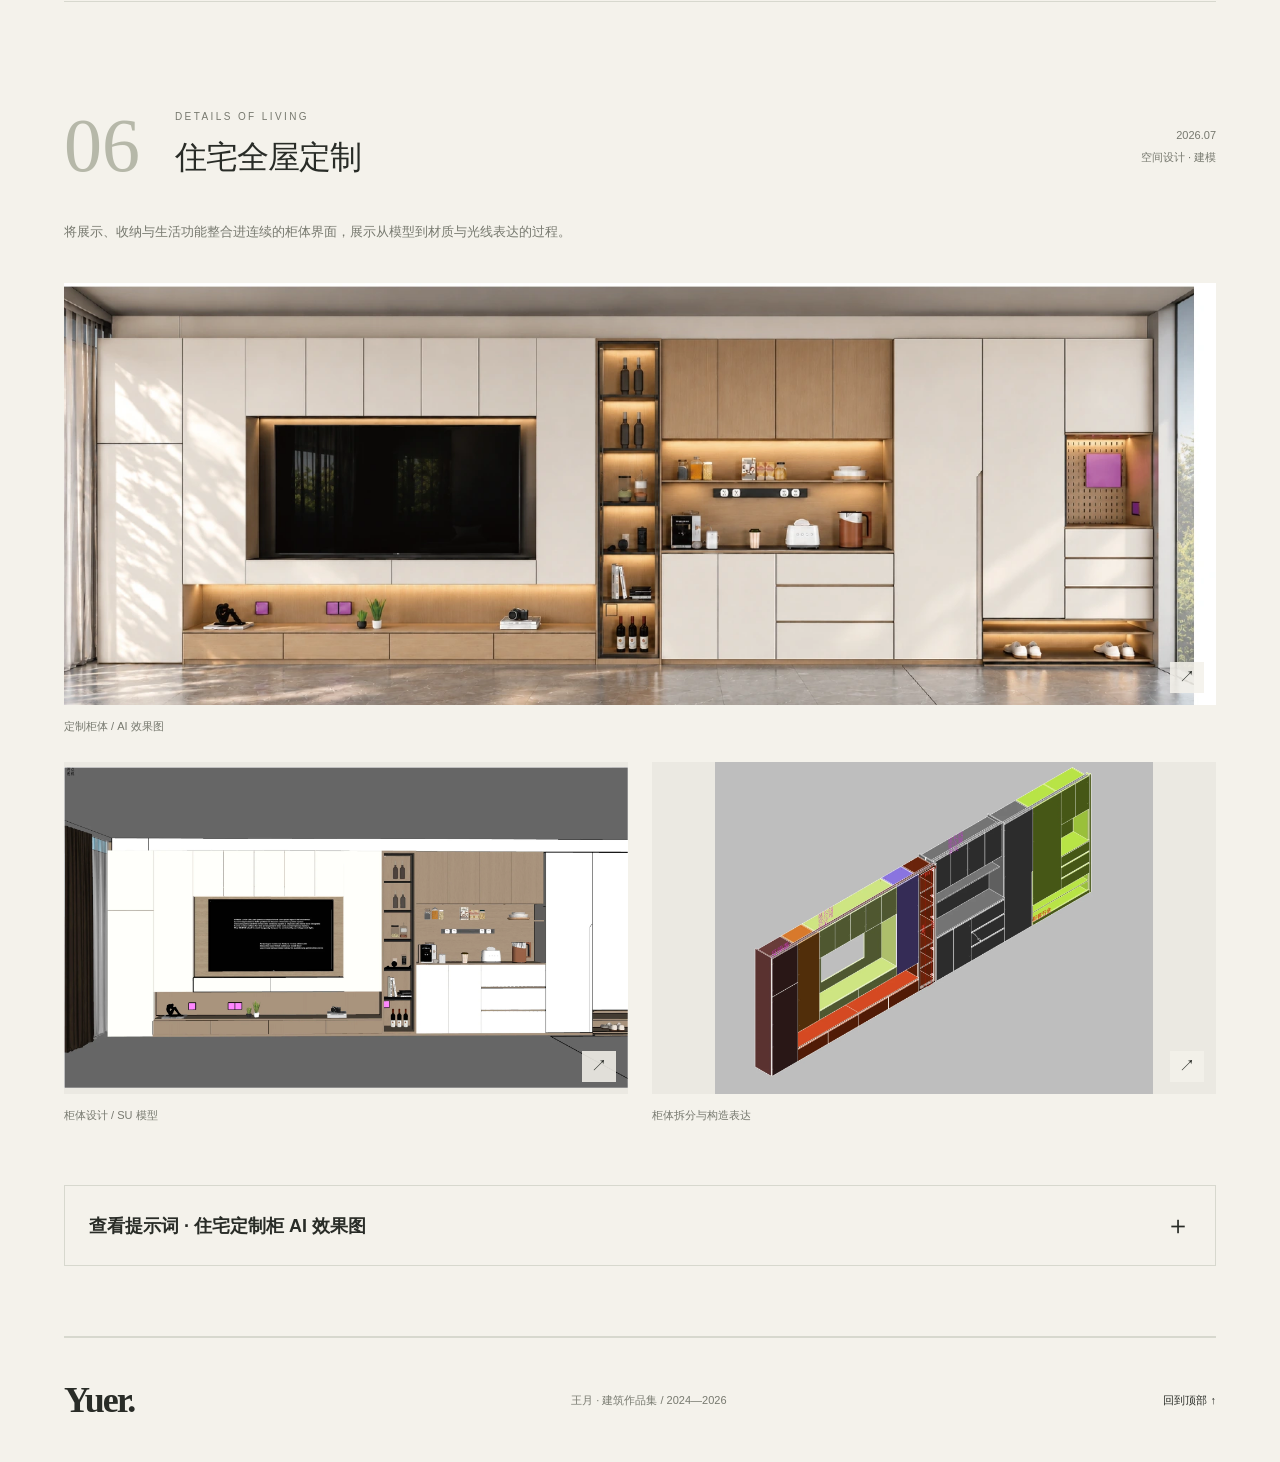
<file: architecture-2024-2026/index.html>
<!doctype html><html lang="zh-CN"><head><meta charset="UTF-8"><meta name="viewport" content="width=device-width,initial-scale=1"><meta name="description" content="王月的建筑作品集，2024—2026。校园空间、快闪、景观、城市更新、公共艺术与住宅定制。"><title>建筑作品集 2024—2026 · 王月</title><link rel="icon" type="image/svg+xml" href="assets/portfolio-2024-2026.svg"><link rel="stylesheet" href="style.css?v=prompt-emphasis-2"></head><body><a class="desktop-return" href="../?desktop=1" aria-label="返回虚拟桌面">← 返回桌面</a>
<header><a class="brand" href="#">Yuer<span>.</span></a><span class="head-label">ARCHITECTURE & SPACE</span><a href="#index">作品目录 <span>↗</span></a></header>
<main><section class="intro"><div class="eyebrow">王月 / SELECTED WORKS</div><div class="title-row"><h1>空间设计</h1><div class="intro-note"><span class="years">2024—2026</span><h2 class="portfolio-identity"><img src="assets/portfolio-2024-2026.svg" alt="2024–2026 作品集 Logo">建筑作品集</h2><p>从校园的公共生活，到城市与居住的细部。<br>记录建模、空间表达与设计推敲的过程。</p><a class="text-link" href="#index">浏览作品 ↓</a></div></div></section>
<section id="index" class="index"><div><div class="eyebrow">PROJECT INDEX</div><h2>作品目录<span> / 06</span></h2><p>在不同尺度之间，寻找空间的表达。</p></div><div class="index-list"><a href="#campus"><small>01</small><b>校园空间改造</b><span>室内空间 / 2024—2025</span><em>↗</em></a><a href="#popup"><small>02</small><b>服装时尚 · 照相快闪</b><span>临时空间 / 2025</span><em>↗</em></a><a href="#park"><small>03</small><b>明镜塘湿地公园</b><span>景观影像 / 2025</span><em>↗</em></a><a href="#urban"><small>04</small><b>滨水空间城市更新</b><span>城市沙盘 / 2025</span><em>↗</em></a><a href="#art"><small>05</small><b>校园公共艺术</b><span>装置设计 / 2026</span><em>↗</em></a><a href="#home"><small>06</small><b>住宅全屋定制</b><span>居住细部 / 2026</span><em>↗</em></a></div></section><nav class="project-nav" aria-label="项目快捷导航"><a href="#campus">室内空间</a><a href="#popup">临时空间</a><a href="#park">景观影像</a><a href="#urban">城市沙盘</a><a href="#art">装置设计</a><a href="#home">居住细部</a></nav><section class="project" id="campus"><div class="project-heading"><span class="number">01</span><div><div class="eyebrow">SPACES FOR LEARNING</div><h2>校园空间改造</h2></div><div class="meta">2024.08—2025.06<br>初阶段 SU 建模 · 渲染小样</div></div><p class="description">石家庄外国语学校校园改造项目。完成该项目初阶段的 SU 建模工作，以及渲染小样。</p><div class="medium-key"><span>SU 模型</span><span>D5 渲染图</span><span>AI 效果图</span></div><div id="campus-visible"></div><details class="campus-more"><summary><span class="more-closed">展开更多 · 其余 7 组空间</span><span class="more-open">收起更多空间</span><b aria-hidden="true">＋</b></summary><div id="campus-extra"></div></details><details class="prompt-panel"><summary>查看提示词 · 校园室内 AI 效果图<b aria-hidden="true">＋</b></summary><div class="prompt-content"><div class="eyebrow">AI VISUALIZATION / PROMPT</div><p>将建模截图转化为严格对应的真实室内摄影照片。逐一还原空间布局，墙体、门洞、门窗开口，吊顶、梁、灯槽、风口、灯具，铺装方向，柜体分区与开合结构，家具数量、造型、朝向、位置与比例，软装、装饰画、摆件、电器，以及前中后景层次、物体距离与遮挡关系；严格保持原镜头位置、视高、拍摄方向、透视、构图与裁切。无窗空间不得生成窗户、外景与射入光。</p><p>原图材质、颜色、纹理一律锁定，仅做真实化：木材增强木纹、孔隙、拼接与哑光反射，布艺增强纤维与自然褶皱，石材增强颗粒、纹理与反射，玻璃增强透明、折射与反射，金属增强拉丝、哑光或反光；不替换材质类别、不重新配色、不统一材质。</p><p>有窗处柔和自然日光约 5000–5500K 射入，可带轻微树影、窗外绿植虚化；无窗仅保留室内暖光。所有灯具（射灯、筒灯、吊灯、台灯、壁灯、灯带）开启，暖光约 2700–3000K、暖而不黄，冷暖交融、白平衡准确克制。低对比度、柔和明亮、过渡自然，高光不过曝、暗部通透有细节，完整动态范围，真实接触阴影与环境光遮蔽，具空气感与轻微景深。全画幅 24–28mm、f/5.6–f/8 深景深，整体锐利，高端室内设计杂志摄影质感。</p><p>仅优化材质微观细节与物理质感、符合物理逻辑的光照、接触阴影、反射折射透光、材质粗糙度、白平衡与曝光、空气感与杂志摄影质感；不新增、不丰富任何摆件软装。</p><p>严禁重新设计空间，严禁新增、删除、替换、移动、旋转、缩放任何结构、家具、柜体、灯具、摆件，严禁改变造型、数量、朝向、比例、材质、颜色、纹理，严禁改变镜头、视高、透视、构图、裁切，严禁做成相似空间或自由发挥；无建模线稿感、塑料感、过度 HDR 与明显 AI 痕迹。</p></div></details></section><section class="project" id="popup"><div class="project-heading"><span class="number">02</span><div><div class="eyebrow">TEMPORARY SPACES</div><h2>服装时尚 · 照相快闪</h2></div><div class="meta">2025.03—2025.05<br>图纸绘制 · 建模 · 效果图生成</div></div><p class="description">以轻盈的拱形构件组织展示空间，以木质与金属构件塑造照相快闪装置。</p><figure class=""><button class="image-button" data-zoom="assets/popup.webp" aria-label="放大：服装快闪 / 空间轴测与平面"><img loading="lazy" src="assets/popup.webp" alt="服装快闪 / 空间轴测与平面"><span class="zoom-mark">↗</span></button><figcaption>服装快闪 / 空间轴测与平面</figcaption></figure><div class="booth-grid"><figure class=""><button class="image-button" data-zoom="assets/booth-axon.webp" aria-label="放大：照相快闪 / 轴测"><img loading="lazy" src="assets/booth-axon.webp" alt="照相快闪 / 轴测"><span class="zoom-mark">↗</span></button><figcaption>照相快闪 / 轴测</figcaption></figure><figure class=""><button class="image-button" data-zoom="assets/booth-front.webp" aria-label="放大：正立面"><img loading="lazy" src="assets/booth-front.webp" alt="正立面"><span class="zoom-mark">↗</span></button><figcaption>正立面</figcaption></figure><figure class=""><button class="image-button" data-zoom="assets/booth-side.webp" aria-label="放大：侧立面"><img loading="lazy" src="assets/booth-side.webp" alt="侧立面"><span class="zoom-mark">↗</span></button><figcaption>侧立面</figcaption></figure></div></section><section class="project" id="park"><div class="project-heading"><span class="number">03</span><div><div class="eyebrow">LANDSCAPE IN MOTION</div><h2>明镜塘湿地公园</h2></div><div class="meta">2025.07—2025.09<br>场地建模 · 建筑 · 视频制作</div></div><p class="description">通过漫游影像呈现场地、建筑与景观之间的空间联系。</p><figure class="video"><video controls playsinline preload="none" poster="assets/park-cover.jpg"><source src="assets/park.mp4" type="video/mp4">浏览器不支持视频播放。</video><figcaption><span>明镜塘湿地公园 · 景观漫游</span><span>05:37 / FILM</span></figcaption></figure></section><section class="project" id="urban"><div class="project-heading"><span class="number">04</span><div><div class="eyebrow">THE CITY AS A MODEL</div><h2>滨水空间城市更新</h2></div><div class="meta">2025.12<br>沙盘制作 · 渲染</div></div><p class="description">以沙盘的方式梳理滨水片区的建筑体量、开放空间与连接关系。木质肌理与清晰的色彩层次共同构成整体表达。</p><div class="urban-first-row"><figure class="render-passes"><button class="image-button" data-zoom="assets/urban-render-passes.png" aria-label="放大渲染通道截图"><img loading="lazy" src="assets/urban-render-passes.png" alt="滨水空间沙盘渲染通道：AO、Material ID、Reflection、Sky Mask"><span class="zoom-mark">↗</span></button><figcaption>渲染通道 / AO · Material ID · Reflection · Sky Mask</figcaption></figure><figure class=""><button class="image-button" data-zoom="assets/urban-1.webp" aria-label="放大：城市更新沙盘 / 渲染图 · 整体鸟瞰"><img loading="lazy" src="assets/urban-1.webp" alt="城市更新沙盘 / 渲染图 · 整体鸟瞰"><span class="zoom-mark">↗</span></button><figcaption>城市更新沙盘 / 渲染图 · 整体鸟瞰</figcaption></figure></div><figure class=""><button class="image-button" data-zoom="assets/urban-2.webp" aria-label="放大：城市更新沙盘 / 渲染图 · 另一视角"><img loading="lazy" src="assets/urban-2.webp" alt="城市更新沙盘 / 渲染图 · 另一视角"><span class="zoom-mark">↗</span></button><figcaption>城市更新沙盘 / 渲染图 · 另一视角</figcaption></figure></section><section class="project" id="art"><div class="project-heading"><span class="number">05</span><div><div class="eyebrow">FORM & EXPRESSION</div><h2>校园公共艺术</h2></div><div class="meta">2026.03<br>概念生成 · 建模 · 渲染</div></div><p class="description">宿迁学院艺术装置设计。以三种形式语言，探索校园公共空间中的艺术表达。</p><div class="art-tabs" role="group" aria-label="选择装置方案"><button class="active" data-art="3">01 绽放 <small>Blooming</small></button><button data-art="1">02 龙舞华章 <small>Dragon Dance</small></button><button data-art="2">03 无限 <small>Infinite</small></button></div><figure><button class="image-button" id="art-zoom" data-zoom="assets/art-3.webp"><img loading="lazy" id="art-image" src="assets/art-3.webp" alt="绽放方案完整展板"><span class="zoom-mark">↗</span></button><figcaption id="art-caption">绽放 / 概念、形态推演与场景表达</figcaption></figure></section><section class="project" id="home"><div class="project-heading"><span class="number">06</span><div><div class="eyebrow">DETAILS OF LIVING</div><h2>住宅全屋定制</h2></div><div class="meta">2026.07<br>空间设计 · 建模</div></div><p class="description">将展示、收纳与生活功能整合进连续的柜体界面，展示从模型到材质与光线表达的过程。</p><figure class=""><button class="image-button" data-zoom="assets/cabinet-real.webp" aria-label="放大：定制柜体 / AI 效果图"><img loading="lazy" src="assets/cabinet-real.webp" alt="定制柜体 / AI 效果图"><span class="zoom-mark">↗</span></button><figcaption>定制柜体 / AI 效果图</figcaption></figure><div class="grid-2"><figure class=""><button class="image-button" data-zoom="assets/cabinet-model.webp" aria-label="放大：柜体设计 / SU 模型"><img loading="lazy" src="assets/cabinet-model.webp" alt="柜体设计 / SU 模型"><span class="zoom-mark">↗</span></button><figcaption>柜体设计 / SU 模型</figcaption></figure><figure class=""><button class="image-button" data-zoom="assets/cabinet-axon.webp" aria-label="放大：柜体拆分与构造表达"><img loading="lazy" src="assets/cabinet-axon.webp" alt="柜体拆分与构造表达"><span class="zoom-mark">↗</span></button><figcaption>柜体拆分与构造表达</figcaption></figure></div><details class="prompt-panel"><summary>查看提示词 · 住宅定制柜 AI 效果图<b aria-hidden="true">＋</b></summary><div class="prompt-content"><div class="eyebrow">AI VISUALIZATION / PROMPT</div><p>严格把输入建模图转化为真实室内摄影照片。完整保持空间类型、墙体、门窗、开口、吊顶、梁体、风口、灯槽、柜体分区及开合结构；保持全部家具、灯具、电器、软装、书籍、绿植和摆件的造型、数量、位置、朝向、比例、距离、前后层次与遮挡关系。严格锁定原机位、视线高度、拍摄方向、透视、画幅、构图和裁切，不补全画外内容，不重新设计空间。</p><p>保留建模图中所有原有材质、颜色、纹理及面积比例，只进行照片级真实化。木材增强原有木纹、孔隙与哑光反射；织物增强纤维、厚度和自然褶皱；石材、陶器、玻璃、金属、纸张等各自分别呈现真实颗粒、折射、透光、粗糙度和克制反射。适度提升现有彩色物件的清澈度与色彩分离度，形成鲜艳、跳动、有活力但不荧光、不甜腻、不过时的小众多巴胺氛围，不改变色相，不新增色块。</p><p>采用明亮通透的柔和日间大地光，约 5000K 自然日光从原有窗户或开口进入，形成方向自然、边缘柔软、疏密有变化的枝叶树影。所有原有室内灯具、灯头、筒灯、嵌灯、灯带和台灯全部开启，采用 2700–3000K 暖光，形成柔和暖光池、局部高光和自然反射补光；纸灯保留纤维与透光渐变，黑色灯具保留清晰轮廓。</p><p>自然光与暖灯平衡融合，白墙干净不灰不黄，中间调明亮，暗部通透，高光不过曝，窗景不爆白，完整动态范围，真实全画幅室内杂志摄影质感。</p></div></details></section></main><footer><a class="brand" href="#">Yuer.</a><p>王月 · 建筑作品集 / 2024—2026</p><a href="#">回到顶部 ↑</a></footer><dialog id="lightbox"><div class="modal-toolbar"><span id="zoom-label">图片预览 · 可滚动查看</span><button id="close" aria-label="关闭预览">关闭 ×</button></div><div class="modal-image"><img id="zoom-image" alt="放大图片"></div></dialog><script src="app.js"></script></body></html>
</file>
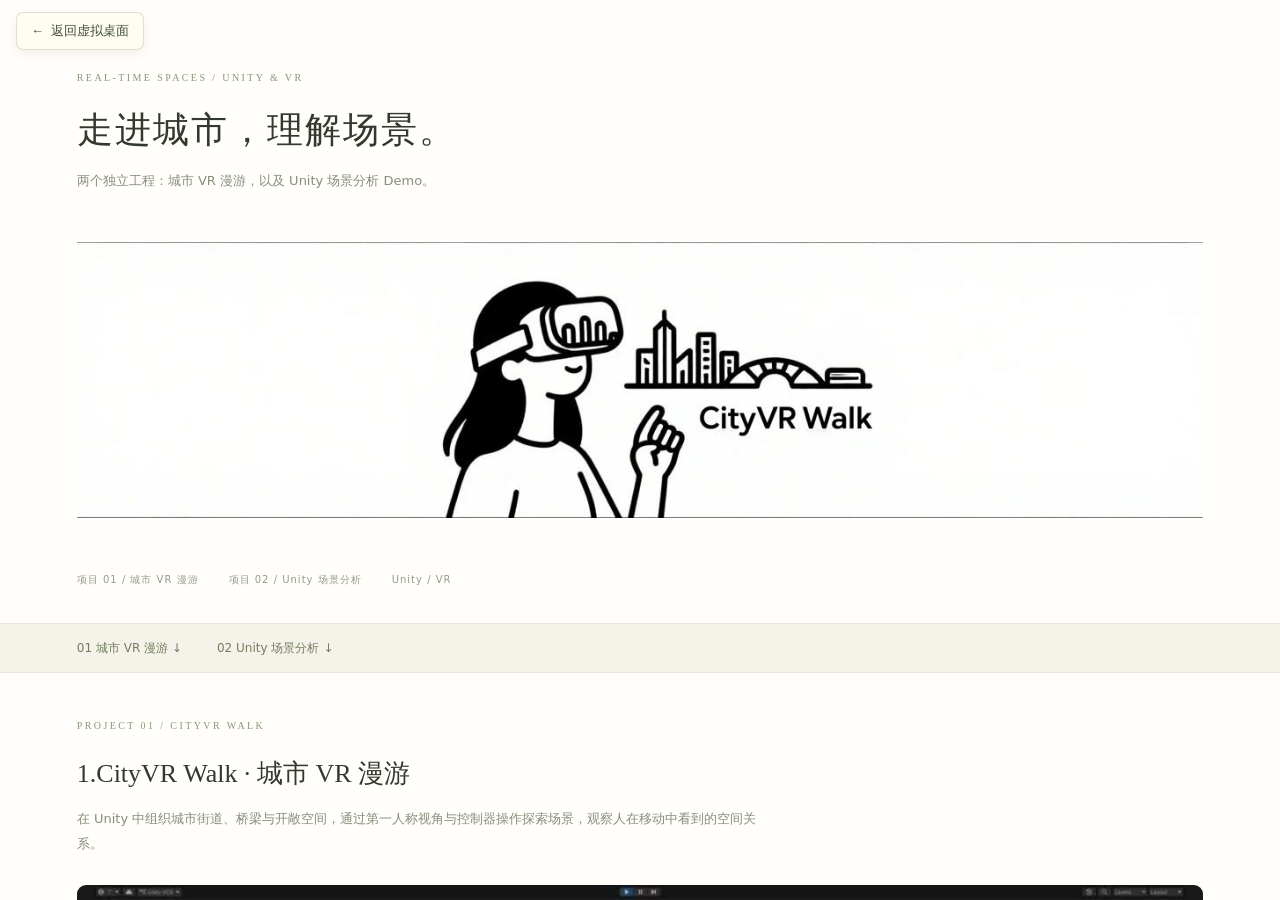
<file: cityvr/index.html>
<!doctype html><html lang="zh-CN"><head><meta charset="utf-8"><meta name="viewport" content="width=device-width,initial-scale=1"><title>城市漫游VR</title><link rel="stylesheet" href="style.css"><style>.window{inset:0;border-radius:0}.desktop{height:100dvh;min-height:0;border-radius:0}main{max-width:none;padding:0;margin:0}.document{background:#fffefb}.intro{display:grid;grid-template-columns:1fr 250px;gap:25px}.intro .logo{width:100%;align-self:center}.meta{grid-column:1/-1}.video-wrap{background:#171a18;border-radius:9px;overflow:hidden;margin:28px 0 15px}.video-wrap video{display:block;width:100%;max-height:620px}.gallery{display:grid;grid-template-columns:1fr 1fr;gap:20px;margin:25px 0}.gallery figure{margin:0}.gallery img,.scene-hero{width:100%;display:block;border-radius:7px}.gallery figcaption{font-size:11px;color:#939984;margin:7px 0}.steps{display:grid;grid-template-columns:repeat(3,1fr);gap:20px;margin:27px 0}.step{border-top:2px solid #bdc7a7;padding:18px 0}.step small{font-size:10px;color:#969c86}.step h3{font-size:16px;font-weight:500}.step p,.body-copy{font-size:13px;color:#7c8470;line-height:1.95}.sub-title{font:23px/1.6 Georgia,"SimSun",serif;margin:38px 0 15px}.evidence{display:grid;grid-template-columns:1fr;gap:25px}.evidence>div{background:#f7f6ee;padding:22px;border-radius:7px}.evidence img{display:block;width:100%;image-rendering:auto}.evidence h3{font-size:16px;font-weight:500}.evidence p{font-size:12px;color:#7c8470;line-height:1.9}.data-table{border-collapse:collapse;width:100%;font-size:12px;margin:20px 0}.data-table td,.data-table th{padding:12px;text-align:left;border-bottom:1px solid #e4e4d8}.data-table th{background:#f1f3e8;font-weight:500}.pipeline{display:flex;align-items:stretch;gap:10px;margin:25px 0;flex-wrap:wrap}.pipeline>div{flex:1;min-width:140px;background:#eff2e7;padding:20px;border-radius:6px}.pipeline b{display:block;font-size:13px;font-weight:500}.pipeline small{display:block;color:#899276;font-size:10px;margin-top:7px}.urp-grid{display:grid;grid-template-columns:1fr 1fr;gap:0 35px}.urp-grid>div{padding:20px 0;border-bottom:1px solid #e6e5da}.urp-grid h4{font-size:15px;font-weight:500;margin:0 0 9px}.urp-grid p{font-size:12px;line-height:1.95;color:#7c8470;margin:0}.takeaway{border-left:3px solid #a4b285;background:#f4f5ec;padding:22px 26px;font-size:14px;line-height:2;color:#6b775b;margin-top:30px}.source-links{font-size:10px;color:#919a81;display:flex;gap:20px;flex-wrap:wrap;margin-top:25px}.source-links a{text-decoration:underline}.note-box{font-size:11px;color:#969d87;margin-top:18px;line-height:1.9}@media(min-width:1500px){.intro,.section,.outline{padding-left:max(6%,calc((100% - 1150px)/2));padding-right:max(6%,calc((100% - 1150px)/2))}}@media(max-width:700px){.intro{grid-template-columns:1fr}.intro .logo{max-width:220px;grid-row:1}.steps,.evidence,.urp-grid{grid-template-columns:1fr}.gallery{gap:12px}.pipeline>div{min-width:40%}}</style><style>.intro{grid-template-columns:1fr}.intro .logo{grid-column:1/-1;width:100%;max-width:none;display:block;margin:10px 0 0;align-self:auto;object-fit:contain}.intro .meta{grid-column:1/-1}@media(max-width:700px){.intro .logo{max-width:none;width:100%;grid-row:auto}}</style><style>.scene-comparison figure{margin:0 0 25px}.scene-comparison figcaption{font-size:11px;color:#929a82;margin:9px 0}.scene-comparison img{height:auto;width:100%;object-fit:contain}</style><style>.data-pair{display:grid;grid-template-columns:1fr 1fr;gap:26px;align-items:start}.data-pair>div{min-width:0}.data-pair img{width:100%;height:auto}.data-pair p{margin-top:13px}@media(max-width:650px){.data-pair{grid-template-columns:1fr}}</style><style>body.embedded .chrome{display:none}body.embedded .window{inset:0}</style><style>.document-return{position:fixed;left:16px;top:12px;z-index:100000;display:flex;align-items:center;gap:7px;padding:9px 14px;border-radius:7px;border:1px solid #9ca58e55;background:#fffdf1eb;color:#445039;font:13px/1.4 Arial,'Microsoft YaHei',sans-serif;text-decoration:none;box-shadow:0 3px 12px #0001}.document-return:hover{background:#eef2e4}body.direct-document .chrome{display:none!important}body.direct-document .intro{padding-top:70px}body.direct-document .outline{top:0}body.direct-document>.top{display:none!important}body.direct-document main{max-width:none;margin:0;padding:0}body.direct-document .desktop{height:100dvh;min-height:0;border-radius:0}body.direct-document .window{position:fixed;inset:0!important;width:100%;height:100dvh;border-radius:0!important}body.direct-document .shortcut,body.direct-document .task,body.direct-document .desktop-label{display:none!important}</style></head><body><a class="document-return" href="../?desktop=1" aria-label="返回虚拟桌面">← <span>返回虚拟桌面</span></a><script>if(new URLSearchParams(location.search).has("embed"))document.body.classList.add("embedded");window.addEventListener("message",e=>{if(e.origin===location.origin&&e.data?.type==="pause-media")document.querySelectorAll("video").forEach(v=>v.pause())});</script><main><div class="desktop"><article class="window" id="window"><div class="chrome"><span><i></i>城市漫游VR.doc</span><div><button id="max" aria-label="切换窗口大小">□</button><button id="close" aria-label="返回文档顶部">↑</button></div></div><div class="document" id="document"><section class="intro"><div><p class="eyebrow">REAL-TIME SPACES / UNITY & VR</p><h1>走进城市，理解场景。</h1><p class="lead">两个独立工程：城市 VR 漫游，以及 Unity 场景分析 Demo。</p></div><img class="logo" src="assets/logo-banner-cropped.jpg" alt="CityVR Walk 项目标志"><div class="meta"><span>项目 01 / 城市 VR 漫游</span><span>项目 02 / Unity 场景分析</span><span>Unity / VR</span></div></section><nav class="outline"><a href="#city">01 城市 VR 漫游 ↓</a><a href="#unity">02 Unity 场景分析 ↓</a></nav><section id="city" class="section"><p class="eyebrow">PROJECT 01 / CITYVR WALK</p><h2>1.CityVR Walk · 城市 VR 漫游</h2><p class="section-lead">在 Unity 中组织城市街道、桥梁与开敞空间，通过第一人称视角与控制器操作探索场景，观察人在移动中看到的空间关系。</p><div class="video-wrap"><video controls playsinline preload="metadata" poster="assets/frame-35.jpg"><source src="assets/Scene3a.mp4" type="video/mp4"></video></div><p class="caption">Scene3a · 城市漫游演示 · 约 2 分 26 秒。视频记录了 Unity 编辑器中的运行画面与控制器模拟操作。</p><div class="steps"><div class="step"><small>01 / SPATIAL SCENE</small><h3>场景与空间</h3><p>连续街道、交叉口、桥梁与广场构成不同尺度的空间片段，形成可观察的城市环境。</p></div><div class="step"><small>02 / NAVIGATION</small><h3>移动与观察</h3><p>通过视点移动与朝向变化，查看建筑界面、道路边界和空间中的位置关系。</p></div><div class="step"><small>03 / INTERACTION</small><h3>交互反馈</h3><p>视频中的控制器、射线与位置反馈，为漫游中的选择和移动提供可见的操作线索。</p></div></div><div class="gallery"><figure><a href="assets/frame-75.jpg" target="_blank"><img src="assets/frame-75.jpg" alt="桥梁空间的漫游运行画面"></a><figcaption>桥梁空间 / 连续移动中的结构与边界</figcaption></figure><figure><a href="assets/frame-120.jpg" target="_blank"><img src="assets/frame-120.jpg" alt="城市开敞空间中的控制器操作"></a><figcaption>开敞空间 / 视野、目标位置与交互反馈</figcaption></figure></div></section><section id="unity" class="section" style="border-top:1px solid #dedfd1;margin-top:30px;padding-top:55px"><p class="eyebrow">PROJECT 02 / UNITY SCENE ANALYSIS</p><h2>2.Unity 场景分析 Demo</h2><p class="section-lead">这是独立于 CityVR Walk 的另一个 Unity 工程。围绕街景重建、场景语义分类与空间数据提取进行 Demo 分析，并结合结果梳理 URP 管线与分析画面输出的实现思路。</p><div class="scene-comparison"><figure><a href="assets/scene-normal-new.png" target="_blank"><img class="scene-hero" src="assets/scene-normal-new.png" alt="Unity 街景场景：建筑、车辆与骑行者"></a><figcaption>街景场景</figcaption></figure><figure><a href="assets/scene-semantic-new.png" target="_blank"><img class="scene-hero" src="assets/scene-semantic-new.png" alt="同一街景的语义分类画面"></a><figcaption>语义分类画面</figcaption></figure></div><div class="pipeline"><div><b>场景重建</b><small>建筑 / 道路 / 天空 / 交通参与者</small></div><div><b>分类画面输出</b><small>将场景对象映射到语义颜色</small></div><div><b>数据提取</b><small>类别占比 / 位置与距离记录</small></div><div><b>分析与检查</b><small>对齐视点、时间与对象标识</small></div></div><h3 class="sub-title">把场景转成可以分析的信息。</h3><div class="evidence"><div><h3>语义比例与距离记录</h3><div class="data-pair"><div><a href="assets/semantic-data.png" target="_blank"><img src="assets/semantic-data.png" alt="按时间记录的建筑、道路、天空、车辆、骑行者等类别比例"></a><p>类别表包含 Time、Building、Tree、Road、Sky、Vehicle、Cyclist 与 Unknown。示例有效行中建筑约 59.51%、道路约 28.93%、天空约 8.90%，可用于描述当前视点的可见构成。</p></div><div><a href="assets/distance-data.png" target="_blank"><img src="assets/distance-data.png" alt="按时间与对象记录的坐标及距离数据表"></a><p>距离表以时间、帧与对象信息连接位置和距离字段，用于追踪场景对象与观察视点的关系。截图分辨率有限，保留原表供放大查看。</p></div></div></div></div><h3 class="sub-title">我对 URP 管线的理解</h3><p class="body-copy">我关注的不只是让场景显示出来，还包括如何组织不同用途的渲染输出：普通画面服务于空间体验，分类画面服务于测量分析。URP 的可配置渲染器和可插入渲染阶段，为这两类任务提供了可扩展的组织方式。</p><div class="urp-grid"><div><h4>01 · 配置不等于渲染步骤</h4><p>URP Asset 管理管线层面的质量与渲染选项；Renderer Data 组织具体渲染器及其功能。相机、场景对象与当前平台共同影响一次渲染的结果。</p></div><div><h4>02 · 普通画面与分析画面分工</h4><p>普通画面保留光照与材质；语义画面更关心类别编码，应避免光照、色调映射和混色改变类别值。两路结果需要保持视点与可见性条件一致。</p></div><div><h4>03 · Renderer Feature 与 Render Pass</h4><p>可通过 Scriptable Renderer Feature 向管线加入自定义 Render Pass，在指定阶段绘制筛选后的对象或处理输出。这是一种适合组织分类渲染的实现思路，具体 API 需对应 Unity 与 URP 版本。</p></div><div><h4>04 · RenderTexture 与数据读回</h4><p>分析图像可写入 RenderTexture，再按编码统计可见像素比例。应处理背景、抗锯齿边缘与 Unknown；若进行 GPU 数据读回，还需关注同步等待、分辨率与采样频率带来的开销。</p></div><div><h4>05 · 画面指标与空间指标不同</h4><p>像素占比描述相机视野中的构成，不等同于三维面积比例。对象距离需要明确参考点、坐标空间与距离定义，不能直接从像素比例推出。</p></div><div><h4>06 · VR 中的稳定性与性能</h4><p>VR 不只关注视觉效果，也要关注帧时间稳定性。分析输出会增加绘制或读回成本，应在目标设备测量，并按需要降低采样频率与分析纹理分辨率。</p></div></div><p class="note-box">URP 部分为技术理解与实现路径说明；当前材料未包含工程中的管线配置、渲染脚本与性能测量，因此不将特定 Renderer Feature、读回方法或帧率数值写成已验证的实现。</p><div class="source-links"><a href="https://docs.unity.com/en-us/engine/6000.0/manual/render-pipelines/universal-render-pipeline/introduction/urp-concepts/rendering-in-universalrp" target="_blank" rel="noopener">Unity：URP 渲染流程 ↗</a><a href="https://docs.unity.cn/Manual/urp/customize/inject-render-pass-via-script.html" target="_blank" rel="noopener">Unity：自定义渲染阶段 ↗</a></div></section><footer>— A little curious. Always making. —</footer></div></article></div></main><script>const d=document.getElementById('document');document.querySelectorAll('.outline a').forEach(a=>a.onclick=e=>{e.preventDefault();document.querySelector(a.getAttribute('href')).scrollIntoView({behavior:'smooth'})});document.getElementById('close').onclick=()=>d.scrollTo({top:0,behavior:'smooth'});document.getElementById('max').onclick=()=>document.documentElement.requestFullscreen?.();</script><script>document.addEventListener('click',e=>{const a=e.target.closest('a[href^="#"]');if(!a)return;const hash=a.getAttribute('href');if(hash==='#')return;let target;try{target=document.querySelector(hash)}catch{return}if(!target)return;e.preventDefault();e.stopImmediatePropagation();const sc=document.getElementById('document')||document.scrollingElement;const top=target.getBoundingClientRect().top-(sc===document.scrollingElement?0:sc.getBoundingClientRect().top)+sc.scrollTop-65;sc.scrollTo({top:Math.max(0,top),behavior:'smooth'});},true);</script><script>document.body.classList.add('direct-document');</script></body></html>
</file>
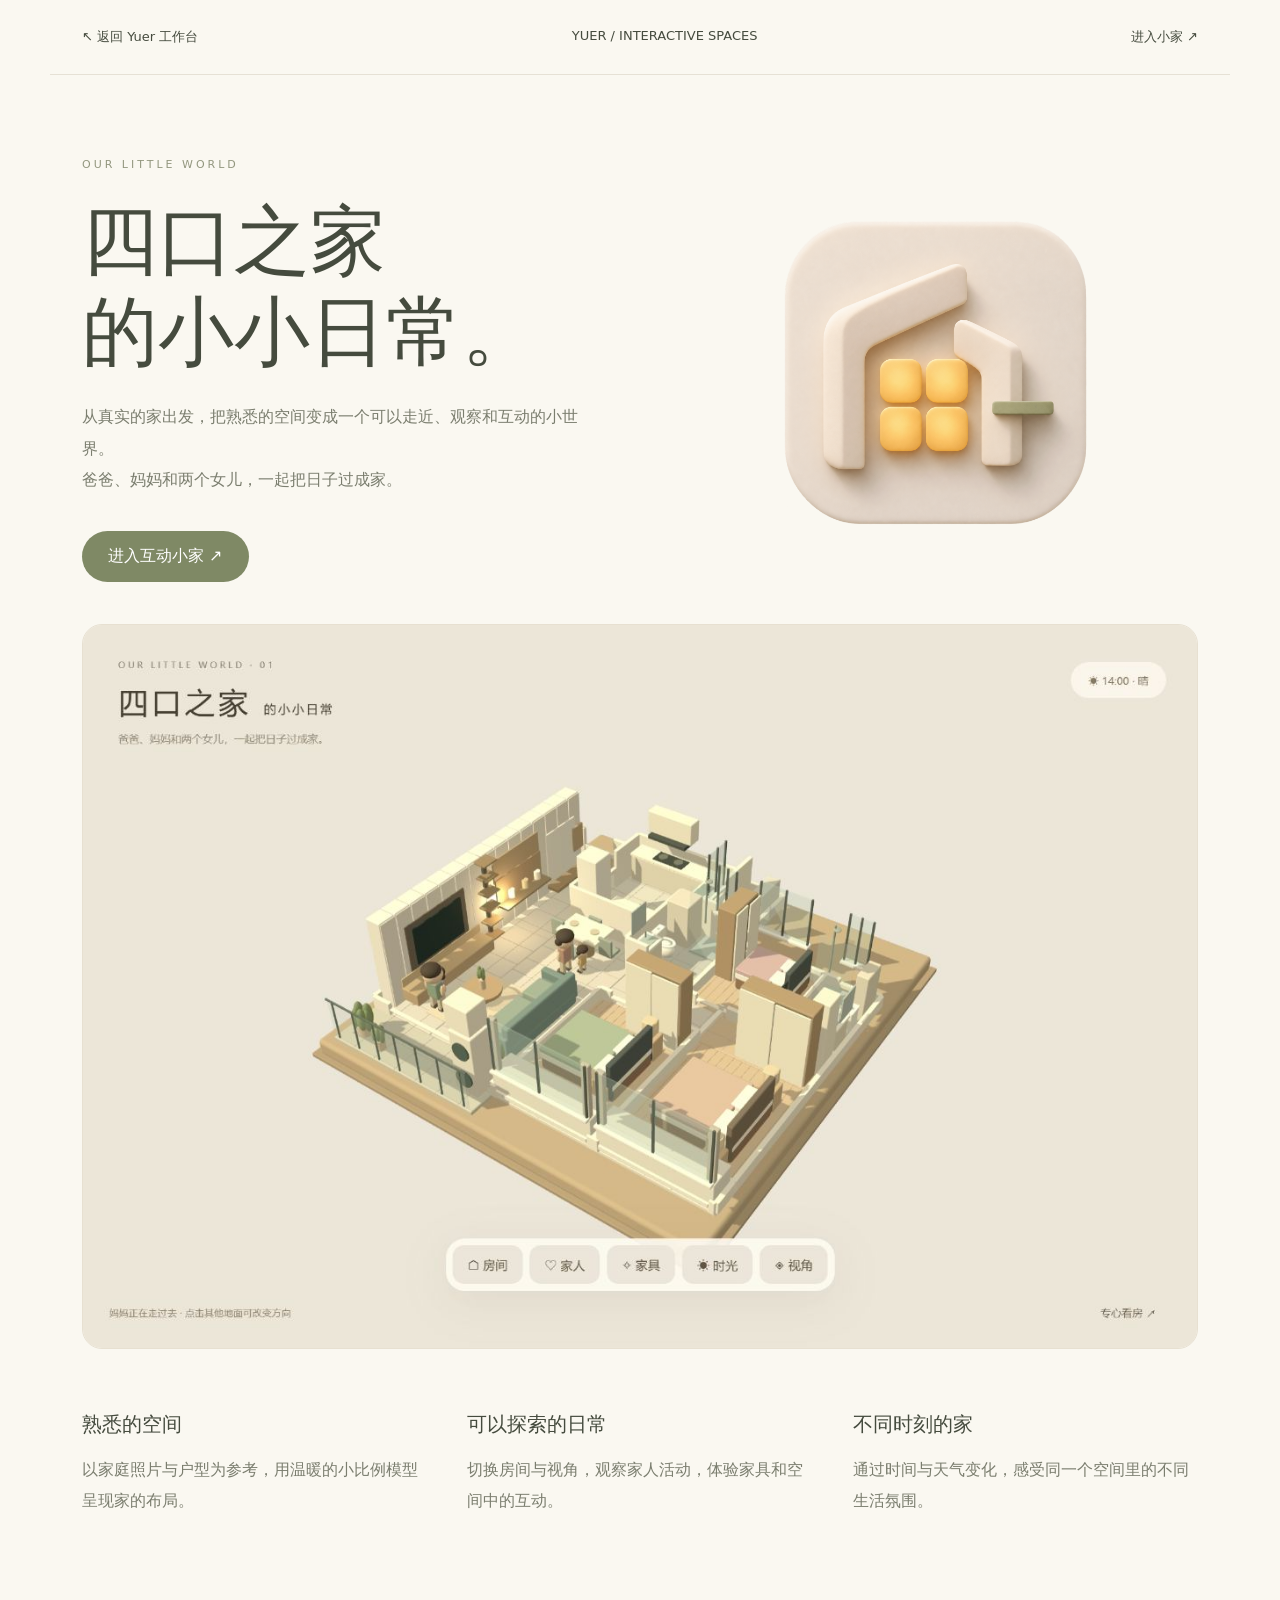
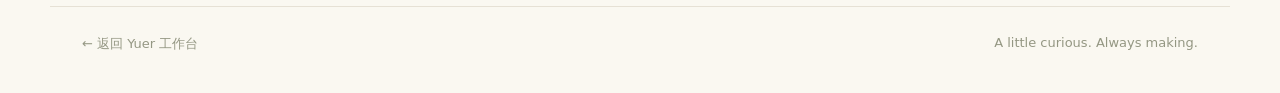
<file: cozy-home/index.html>
<!doctype html><html lang="zh-CN"><head><meta charset="utf-8"><meta name="viewport" content="width=device-width,initial-scale=1"><title>四口之家 · Yuer</title><link rel="icon" href="icon.png"><style>*{box-sizing:border-box}body{margin:0;background:#faf8f1;color:#454b3e;font-family:system-ui,"Microsoft YaHei",sans-serif}header,main,footer{max-width:1180px;margin:auto;padding:28px 32px}header,footer{display:flex;justify-content:space-between;gap:20px;font-size:13px}a{color:inherit;text-decoration:none}header{border-bottom:1px solid #e6e1d5}.hero{display:grid;grid-template-columns:1fr 1fr;align-items:center;gap:70px;padding:55px 0 42px}.label{font-size:11px;letter-spacing:3px;color:#93977f}h1{font-size:clamp(42px,6vw,76px);font-weight:500;line-height:1.2;margin:24px 0}p{line-height:1.95;color:#7b7e6f}.icon{width:100%;max-width:330px;justify-self:center}.button{display:inline-block;padding:15px 26px;background:#7f8965;color:white;border-radius:28px;margin-top:20px}.preview{width:100%;display:block;border-radius:20px;border:1px solid #e7e0d1}.features{display:grid;grid-template-columns:repeat(3,1fr);gap:40px;padding:45px 0}h2{font-size:20px;font-weight:500}footer{border-top:1px solid #e6e1d5;color:#949783;padding-bottom:40px}@media(max-width:650px){.hero{grid-template-columns:1fr;gap:20px;padding-top:25px}.icon{width:180px;grid-row:1}.features{grid-template-columns:1fr;gap:10px}header,main,footer{padding-left:22px;padding-right:22px}header span{display:none}}</style></head><body><header><a href="../?project=cozy-home">↖ 返回 Yuer 工作台</a><span>YUER / INTERACTIVE SPACES</span><a href="experience.html">进入小家 ↗</a></header><main><section class="hero"><div><div class="label">OUR LITTLE WORLD</div><h1>四口之家<br>的小小日常。</h1><p>从真实的家出发，把熟悉的空间变成一个可以走近、观察和互动的小世界。<br>爸爸、妈妈和两个女儿，一起把日子过成家。</p><a class="button" href="experience.html">进入互动小家 ↗</a></div><img class="icon" src="icon.png" alt="四口之家：建筑轮廓围合四格暖光"></section><img class="preview" src="preview.png" alt="四口之家互动公寓全景预览"><section class="features"><div><h2>熟悉的空间</h2><p>以家庭照片与户型为参考，用温暖的小比例模型呈现家的布局。</p></div><div><h2>可以探索的日常</h2><p>切换房间与视角，观察家人活动，体验家具和空间中的互动。</p></div><div><h2>不同时刻的家</h2><p>通过时间与天气变化，感受同一个空间里的不同生活氛围。</p></div></section></main><footer><a href="../">← 返回 Yuer 工作台</a><span>A little curious. Always making.</span></footer></body></html>
</file>
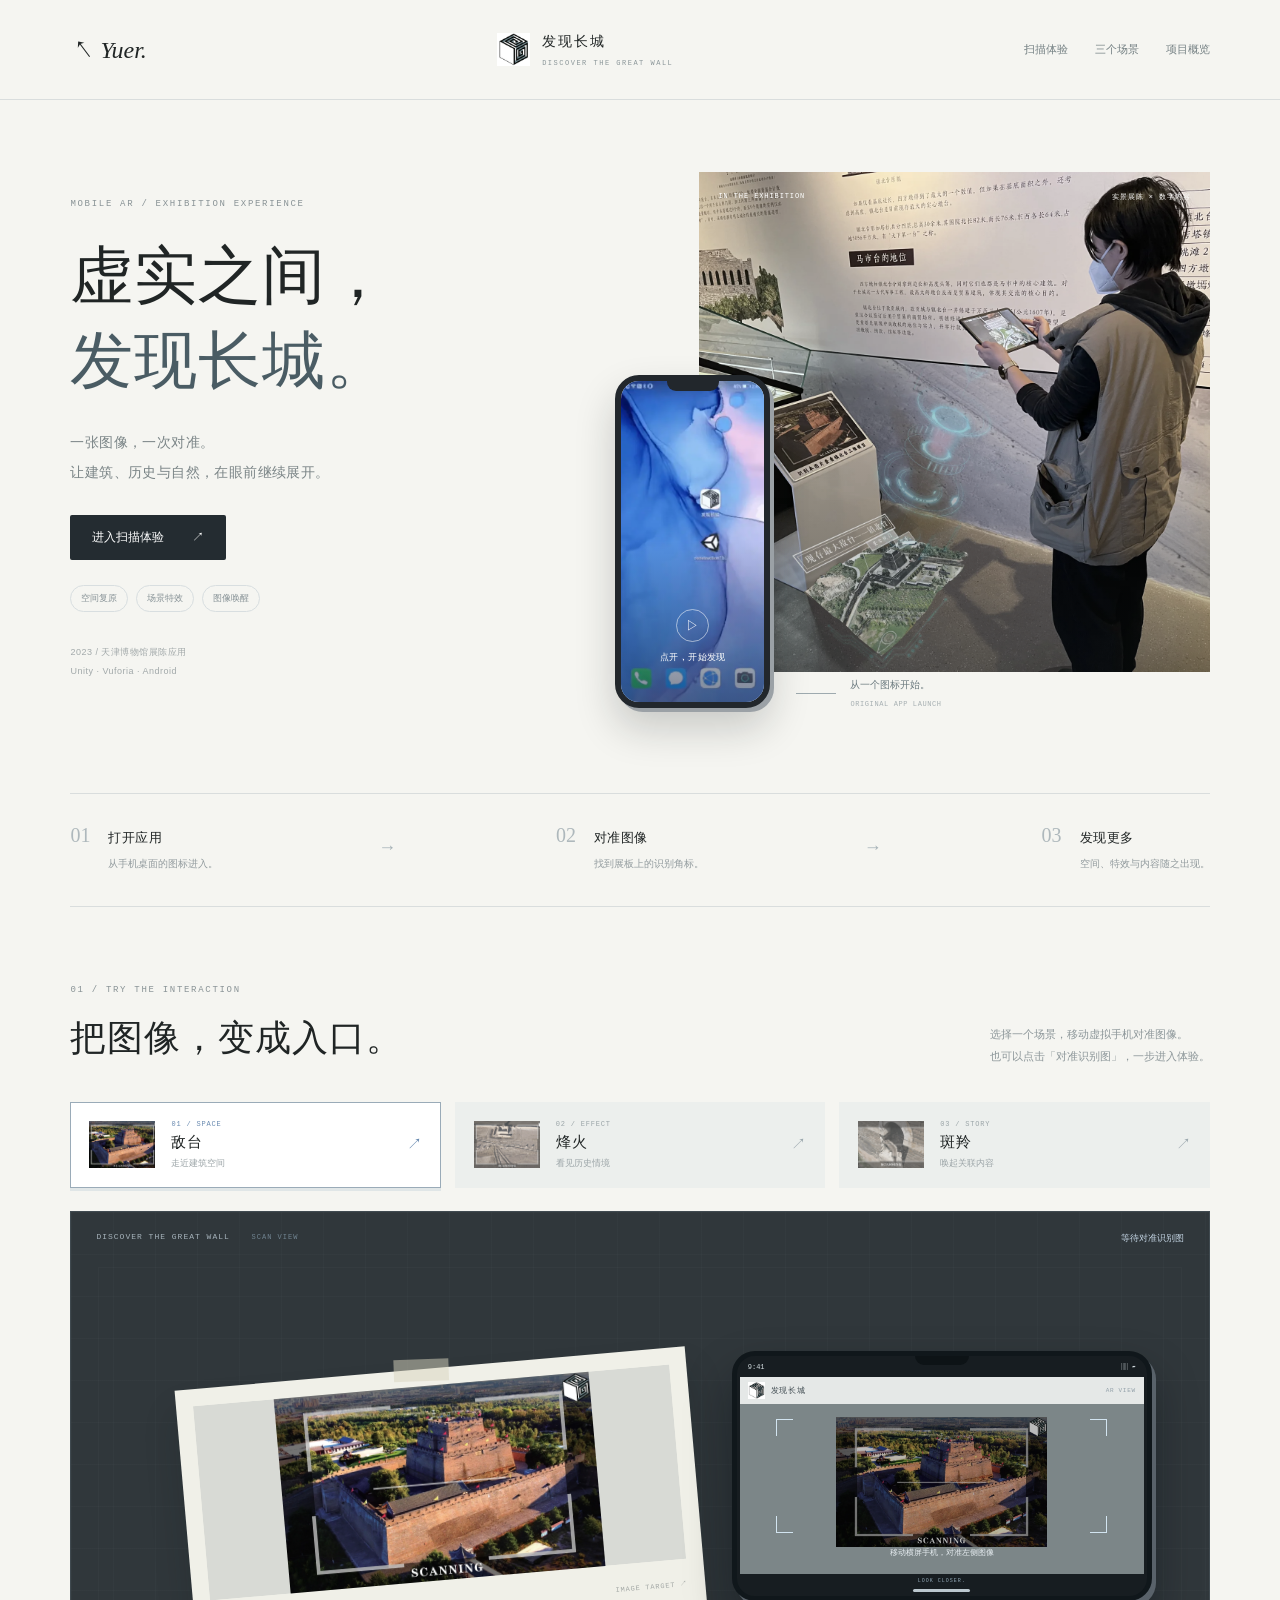
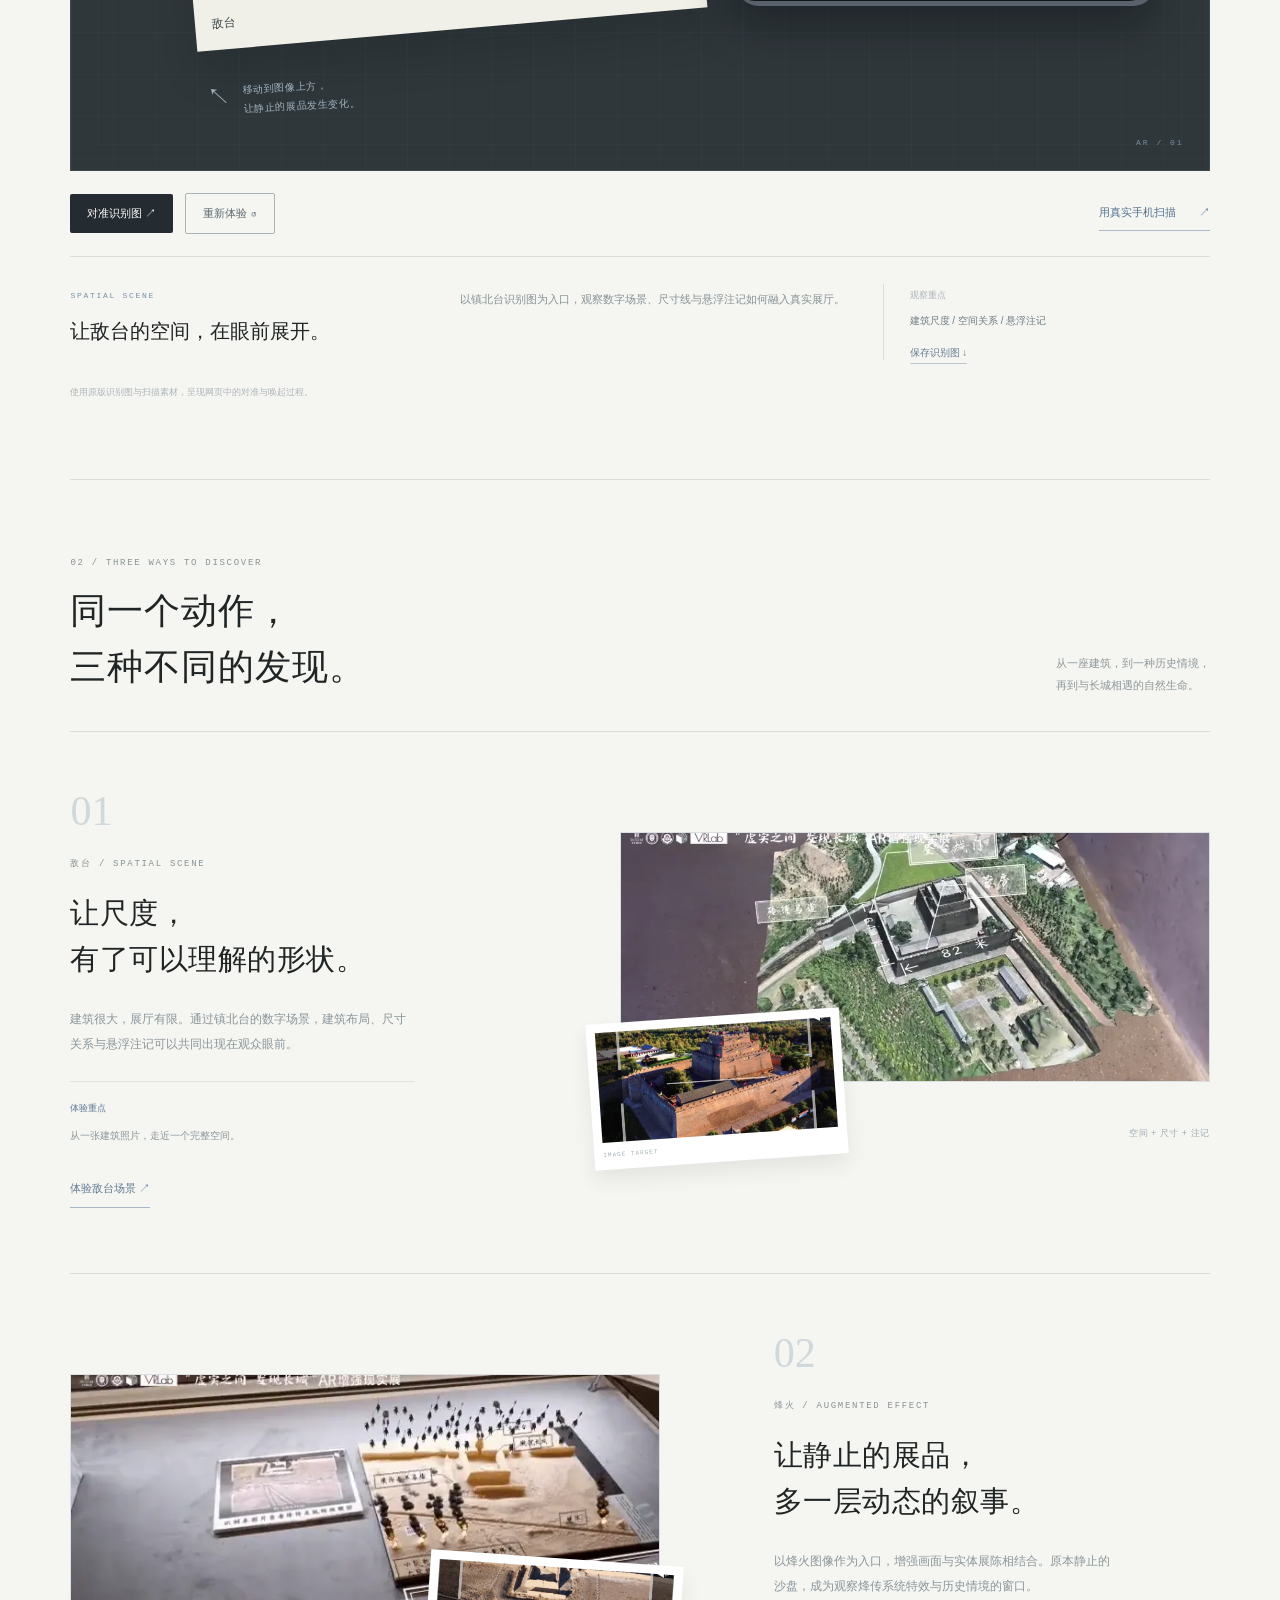
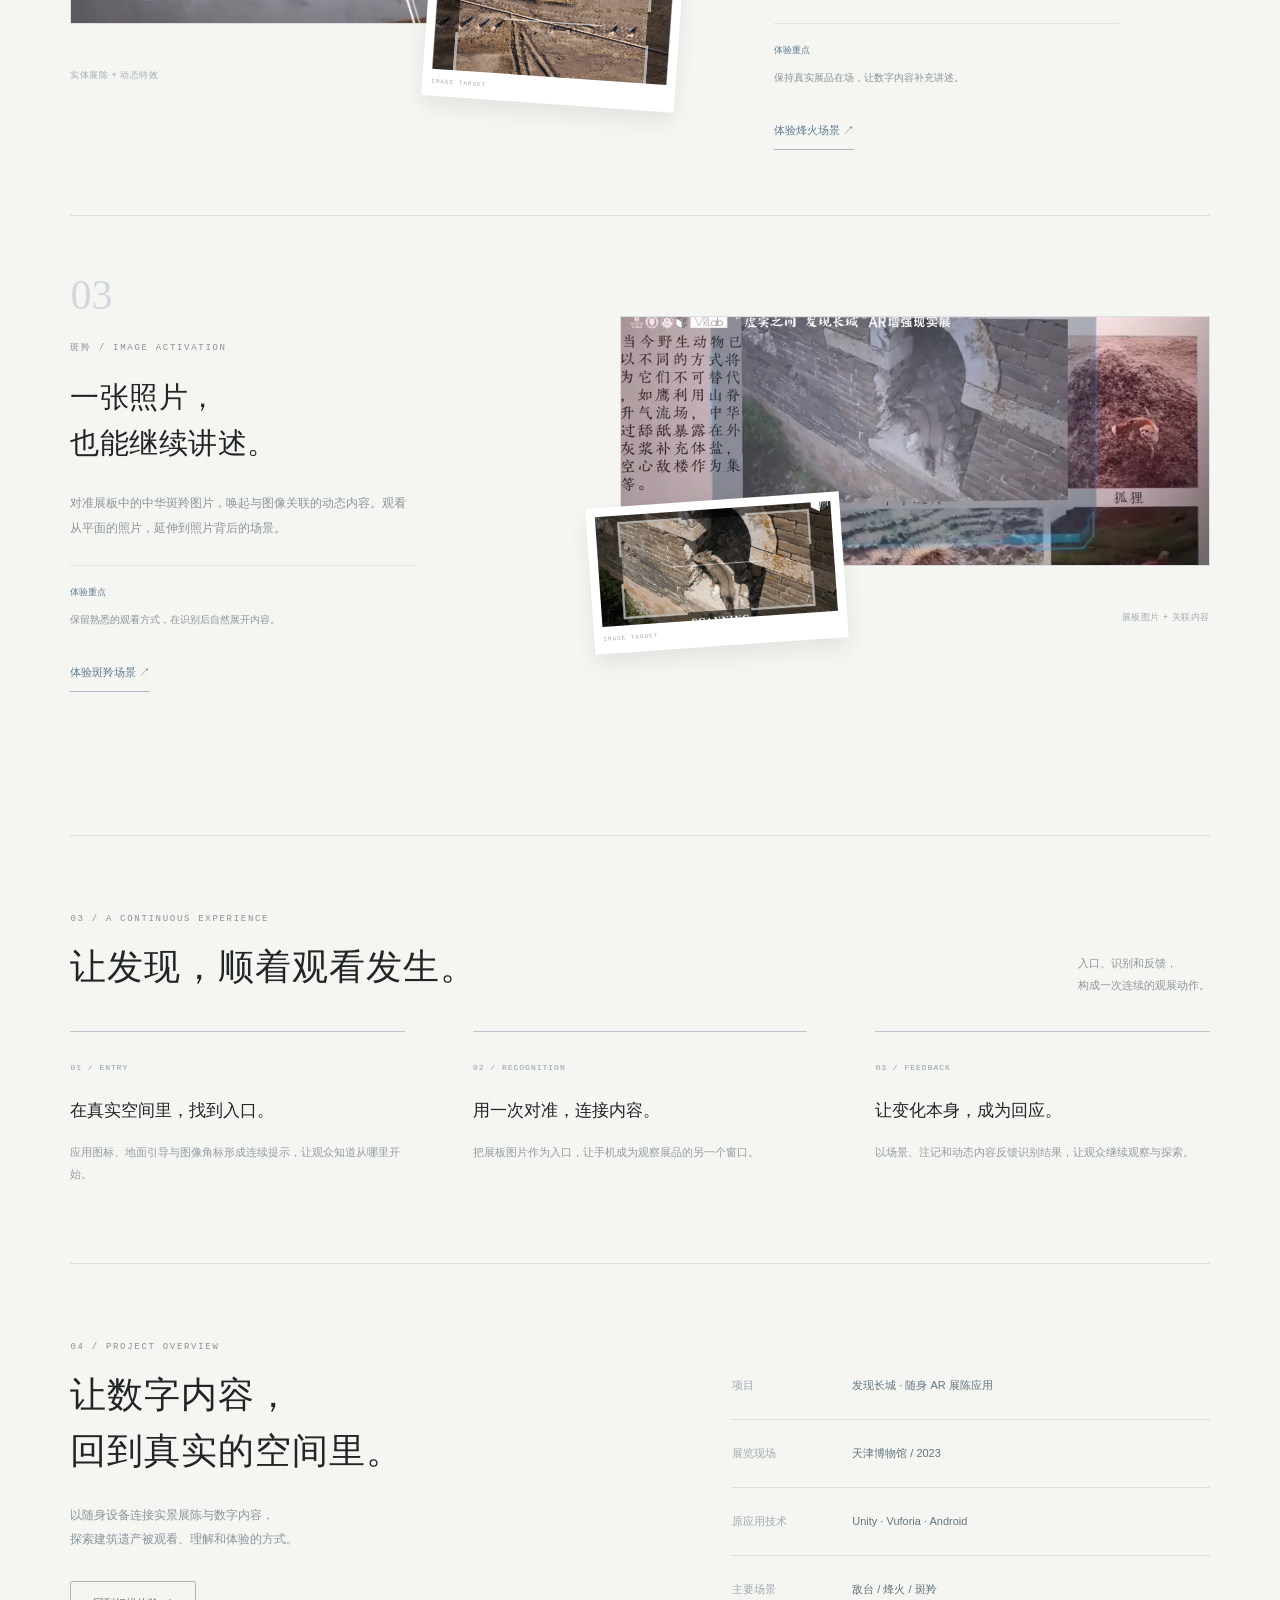
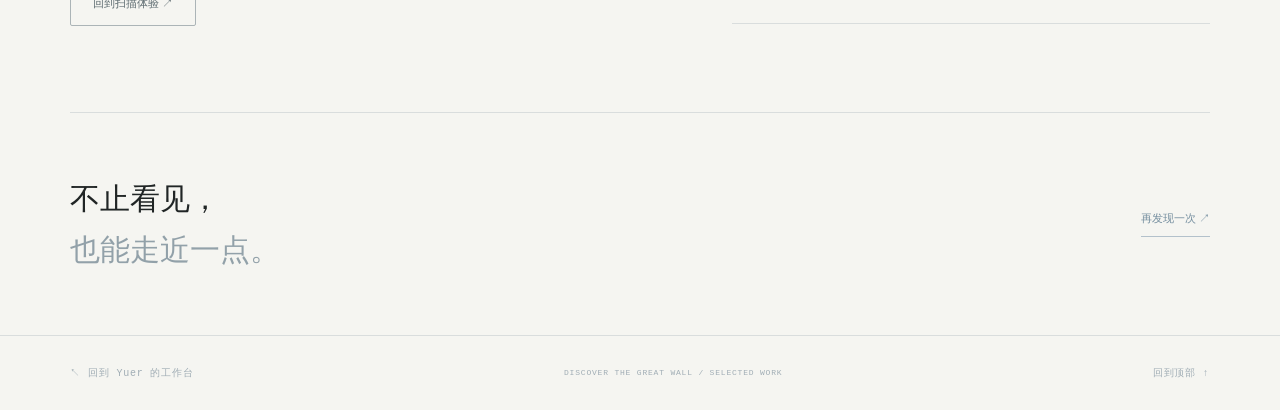
<file: greatwall/index.html>
<!doctype html>
<html lang="zh-CN"><head><meta charset="utf-8"><meta name="viewport" content="width=device-width,initial-scale=1"><meta name="description" content="发现长城：从启动应用到识别图像，体验敌台、烽火和斑羚三个随身AR展陈场景。"><title>发现长城 · 虚实之间</title><link rel="icon" href="assets/app-icon.png"><link rel="stylesheet" href="style.css"></head><body>
<header class="site-header"><a class="back-home" href="../">↖ Yuer.</a><a class="project-brand" href="#"><img src="assets/app-icon.png" width="34" height="34" alt="发现长城原版图标"><span>发现长城<small>DISCOVER THE GREAT WALL</small></span></a><nav aria-label="项目导航"><a href="#experience">扫描体验</a><a href="#exhibition">三个场景</a><a href="#archive">项目概览</a></nav></header>
<main>
<section class="hero" aria-labelledby="hero-title"><div class="hero-copy"><p class="eyebrow">MOBILE AR / EXHIBITION EXPERIENCE</p><h1 id="hero-title">虚实之间，<br><span>发现长城。</span></h1><p class="intro">一张图像，一次对准。<br>让建筑、历史与自然，在眼前继续展开。</p><a class="primary" href="#experience">进入扫描体验 <span>↗</span></a><div class="hero-tags"><span>空间复原</span><span>场景特效</span><span>图像唤醒</span></div><p class="hero-credit">2023 / 天津博物馆展陈应用<br>Unity · Vuforia · Android</p></div><div class="hero-composition"><figure class="hero-visual"><img src="assets/exhibition.webp" alt="观众使用平板在真实展厅中体验增强现实场景" width="1350" height="1800" fetchpriority="high"><figcaption><span>IN THE EXHIBITION</span><span>实景展陈 × 数字内容</span></figcaption></figure><div class="launch-device"><div class="launch-notch" aria-hidden="true"></div><video id="startup-demo" muted playsinline preload="none" poster="assets/startup-poster.webp"><source src="assets/startup.mp4" type="video/mp4"></video><button id="play-startup" aria-label="查看原版应用启动过程"><span>▷</span><small>点开，开始发现</small></button></div><div class="launch-caption"><span class="caption-line"></span><span>从一个图标开始。<small>ORIGINAL APP LAUNCH</small></span></div></div></section>
<div class="entry-strip"><div><b>01</b><p>打开应用<small>从手机桌面的图标进入。</small></p></div><span class="entry-arrow">→</span><div><b>02</b><p>对准图像<small>找到展板上的识别角标。</small></p></div><span class="entry-arrow">→</span><div><b>03</b><p>发现更多<small>空间、特效与内容随之出现。</small></p></div></div>
<section class="experience section" id="experience" aria-labelledby="experience-title"><div class="section-heading"><div><p class="eyebrow">01 / TRY THE INTERACTION</p><h2 id="experience-title">把图像，变成入口。</h2></div><p>选择一个场景，移动虚拟手机对准图像。<br>也可以点击「对准识别图」，一步进入体验。</p></div><div class="experience-tabs" role="group" aria-label="选择扫描场景"><button data-scene="tower" aria-pressed="true"><img src="assets/tower-target.webp" alt="" width="60" height="42"><span class="tab-copy"><small>01 / SPACE</small><b>敌台</b><em>走近建筑空间</em></span><span class="tab-arrow">↗</span></button><button data-scene="beacon" aria-pressed="false"><img src="assets/beacon-target.webp" alt="" width="60" height="42"><span class="tab-copy"><small>02 / EFFECT</small><b>烽火</b><em>看见历史情境</em></span><span class="tab-arrow">↗</span></button><button data-scene="goral" aria-pressed="false"><img src="assets/goral-target.webp" alt="" width="60" height="42"><span class="tab-copy"><small>03 / STORY</small><b>斑羚</b><em>唤起关联内容</em></span><span class="tab-arrow">↗</span></button></div>
    <div class="scan-stage" id="scan-stage">
      <div class="stage-top"><span>DISCOVER THE GREAT WALL <i>SCAN VIEW</i></span><span id="scan-state" role="status" aria-live="polite">等待对准识别图</span></div>
      <div class="exhibit-card" id="exhibit-card"><div class="card-pin"></div><img id="target-image" src="assets/tower-target.webp" alt="原应用的敌台 · 镇北台图像识别目标" width="640" height="230"><div class="exhibit-label"><span id="card-title">敌台 · 镇北台</span><span>IMAGE TARGET ↗</span></div></div>

      <div class="virtual-phone landscape" id="scan-phone" role="group" aria-label="可拖动的虚拟手机">
        <div class="phone-handle" id="phone-handle"><span>9:41</span><span class="phone-notch"></span><span>▥ ▰</span></div>
        <div class="phone-camera"><div class="camera-top"><img src="assets/app-icon.png" width="22" height="22" alt=""><span>发现长城</span><small>AR VIEW</small></div><img id="phone-target" class="phone-target" src="assets/tower-target.webp" alt="虚拟手机中的识别图"><div class="viewfinder"><i></i><i></i><i></i><i></i><span class="scan-line"></span></div><div id="scan-progress" class="scan-progress" aria-hidden="true"></div><div class="phone-help" id="phone-help">拖动手机，对准左侧图像</div><div class="ar-result" id="ar-result" hidden><video id="demo-video" muted playsinline loop preload="none" poster="assets/tower-poster.webp"></video><span class="ar-content-badge" id="ar-content-badge">敌台空间展示</span></div></div>
        <div class="phone-bottom"><span id="phone-result-label">LOOK CLOSER.</span><div class="phone-home"></div></div>
      </div>
      <div class="stage-note"><span>↖</span><p>移动到图像上方，<br>让静止的展品发生变化。</p></div>
      <div class="recognition-readout" id="recognition-readout" hidden><span class="readout-kicker">TARGET LOCKED <i>●</i></span><h4 id="readout-title">敌台</h4><p id="readout-description">建筑尺度 / 空间关系 / 悬浮注记</p><div class="readout-rule"></div><span class="readout-status">图像已识别 · 内容已展开</span><button id="next-scene">发现下一个场景 →</button></div>
      <span class="stage-index" aria-hidden="true">01 / SPATIAL SCENE</span>
    </div>

<div class="experience-controls"><div class="scan-buttons"><button class="primary" id="align-phone">对准识别图 ↗</button><button class="outline" id="reset-scan">重新体验 ↺</button><button class="text-button" id="sound-toggle" hidden aria-pressed="false">开启声音 ♫</button><button class="text-button" id="pause-demo" hidden>暂停动效 Ⅱ</button></div><button class="camera-link" id="open-camera">用真实手机扫描 <span>↗</span></button></div>
<div class="scene-caption"><div><span class="caption-type" id="caption-type">SPATIAL SCENE</span><h3 id="scene-title">让敌台的空间，在眼前展开。</h3></div><p id="scene-description">以镇北台识别图为入口，观察数字场景、尺寸线与空间注记如何融入真实展厅。</p><div class="scene-focus"><span>观察重点</span><p id="scene-focus">建筑尺度 / 空间关系 / 悬浮注记</p><a id="download-target" href="assets/tower-target.jpg" download="发现长城-敌台识别图.jpg">保存识别图 ↓</a></div></div><p class="demo-note">使用原版识别图与扫描素材，呈现网页中的对准与唤起过程。</p></section>
<section class="section cases" id="exhibition" aria-labelledby="exhibition-title"><div class="section-heading"><div><p class="eyebrow">02 / THREE WAYS TO DISCOVER</p><h2 id="exhibition-title">同一个动作，<br>三种不同的发现。</h2></div><p>从一座建筑，到一种历史情境，<br>再到与长城相遇的自然生命。</p></div>
<article class="case-row"><div class="case-copy"><span class="case-number">01</span><p class="eyebrow">敌台 / SPATIAL SCENE</p><h3>让尺度，<br>有了可以理解的形状。</h3><p>建筑很大，展厅有限。通过镇北台的数字场景，建筑布局、尺寸关系与悬浮注记可以共同出现在观众眼前。</p><p class="case-insight"><span>体验重点</span>从一张建筑照片，走近一个完整空间。</p><button class="case-link" data-scene="tower" data-jump>体验敌台场景 ↗</button></div><div class="case-visual"><img class="case-result" src="assets/tower-poster.webp" width="960" height="442" alt="敌台增强现实空间与尺寸注记" loading="lazy"><div class="case-target"><img src="assets/tower-target.webp" width="300" height="185" alt="镇北台识别图片" loading="lazy"><span>IMAGE TARGET</span></div><span class="case-label">空间 + 尺寸 + 注记</span></div></article>
<article class="case-row reverse"><div class="case-copy"><span class="case-number">02</span><p class="eyebrow">烽火 / AUGMENTED EFFECT</p><h3>让静止的展品，<br>多一层动态的叙事。</h3><p>以烽火图像作为入口，增强画面与实体展陈相结合。原本静止的沙盘，成为观察烽传系统特效与历史情境的窗口。</p><p class="case-insight"><span>体验重点</span>保持真实展品在场，让数字内容补充讲述。</p><button class="case-link" data-scene="beacon" data-jump>体验烽火场景 ↗</button></div><div class="case-visual"><img class="case-result" src="assets/beacon-poster.webp" width="640" height="294" alt="烽火增强现实特效叠加到实体沙盘" loading="lazy"><div class="case-target"><img src="assets/beacon-target.webp" width="300" height="185" alt="烽火扫描识别图片" loading="lazy"><span>IMAGE TARGET</span></div><span class="case-label">实体展陈 + 动态特效</span></div></article>
<article class="case-row"><div class="case-copy"><span class="case-number">03</span><p class="eyebrow">斑羚 / IMAGE ACTIVATION</p><h3>一张照片，<br>也能继续讲述。</h3><p>对准展板中的中华斑羚图片，唤起与图像关联的动态内容。观看从平面的照片，延伸到照片背后的场景。</p><p class="case-insight"><span>体验重点</span>保留熟悉的观看方式，在识别后自然展开内容。</p><button class="case-link" data-scene="goral" data-jump>体验斑羚场景 ↗</button></div><div class="case-visual"><img class="case-result" src="assets/goral-poster.webp" width="960" height="442" alt="扫描展板中的斑羚图片后出现关联内容" loading="lazy"><div class="case-target"><img src="assets/goral-target.webp" width="300" height="169" alt="中华斑羚识别图片" loading="lazy"><span>IMAGE TARGET</span></div><span class="case-label">展板图片 + 关联内容</span></div></article>
</section>
<section class="section interaction-notes" aria-labelledby="design-title"><div class="section-heading"><div><p class="eyebrow">03 / A CONTINUOUS EXPERIENCE</p><h2 id="design-title">让发现，顺着观看发生。</h2></div><p>入口、识别和反馈，<br>构成一次连续的观展动作。</p></div><div class="design-notes"><article><span>01 / ENTRY</span><h3>在真实空间里，找到入口。</h3><p>应用图标、地面引导与图像角标形成连续提示，让观众知道从哪里开始。</p></article><article><span>02 / RECOGNITION</span><h3>用一次对准，连接内容。</h3><p>把展板图片作为入口，让手机成为观察展品的另一个窗口。</p></article><article><span>03 / FEEDBACK</span><h3>让变化本身，成为回应。</h3><p>以场景、注记和动态内容反馈识别结果，让观众继续观察与探索。</p></article></div></section>
<section class="archive section" id="archive" aria-labelledby="archive-title"><div><p class="eyebrow">04 / PROJECT OVERVIEW</p><h2 id="archive-title">让数字内容，<br>回到真实的空间里。</h2><p>以随身设备连接实景展陈与数字内容，<br>探索建筑遗产被观看、理解和体验的方式。</p><a class="outline" href="#experience">回到扫描体验 ↗</a></div><dl><div><dt>项目</dt><dd>发现长城 · 随身 AR 展陈应用</dd></div><div><dt>展览现场</dt><dd>天津博物馆 / 2023</dd></div><div><dt>原应用技术</dt><dd>Unity · Vuforia · Android</dd></div><div><dt>主要场景</dt><dd>敌台 / 烽火 / 斑羚</dd></div></dl></section><div class="closing"><p>不止看见，<br><span>也能走近一点。</span></p><a href="#experience">再发现一次 ↗</a></div></main><footer><a href="../">↖ 回到 Yuer 的工作台</a><span>DISCOVER THE GREAT WALL / SELECTED WORK</span><a href="#">回到顶部 ↑</a></footer>
<dialog id="camera-dialog" aria-labelledby="camera-title"><div class="camera-dialog-head"><div><span class="eyebrow">LIVE IMAGE RECOGNITION</span><h2 id="camera-title">用手机，找到这张图。</h2></div><button id="close-camera" aria-label="关闭相机体验">×</button></div><div class="camera-guide"><img id="camera-reference" src="assets/tower-target.webp" alt="需要对准的识别图"><div><p>在另一块屏幕上打开识别图，或将它打印出来。<br>开启相机后，让整张图填满取景框。</p><a id="camera-download" href="assets/tower-target.jpg" download>保存识别图 ↓</a><button id="start-camera" class="primary">开启后置相机 ↗</button></div></div><div class="live-stage" id="live-stage" hidden><video id="live-camera" autoplay muted playsinline></video><div id="live-guide" class="live-guide"><i></i><i></i><i></i><i></i></div><div id="live-result" class="live-result" hidden><video id="live-result-video" muted playsinline loop></video><button id="scan-again" class="outline">继续扫描 ↺</button></div><span id="camera-status" role="status" aria-live="polite">等待开启相机</span></div><p class="camera-privacy">网页对齐识别体验，识别后播放对应内容。摄像画面仅在设备内处理；关闭窗口即停止相机。</p></dialog>
<script src="main.js"></script></body></html>
</file>
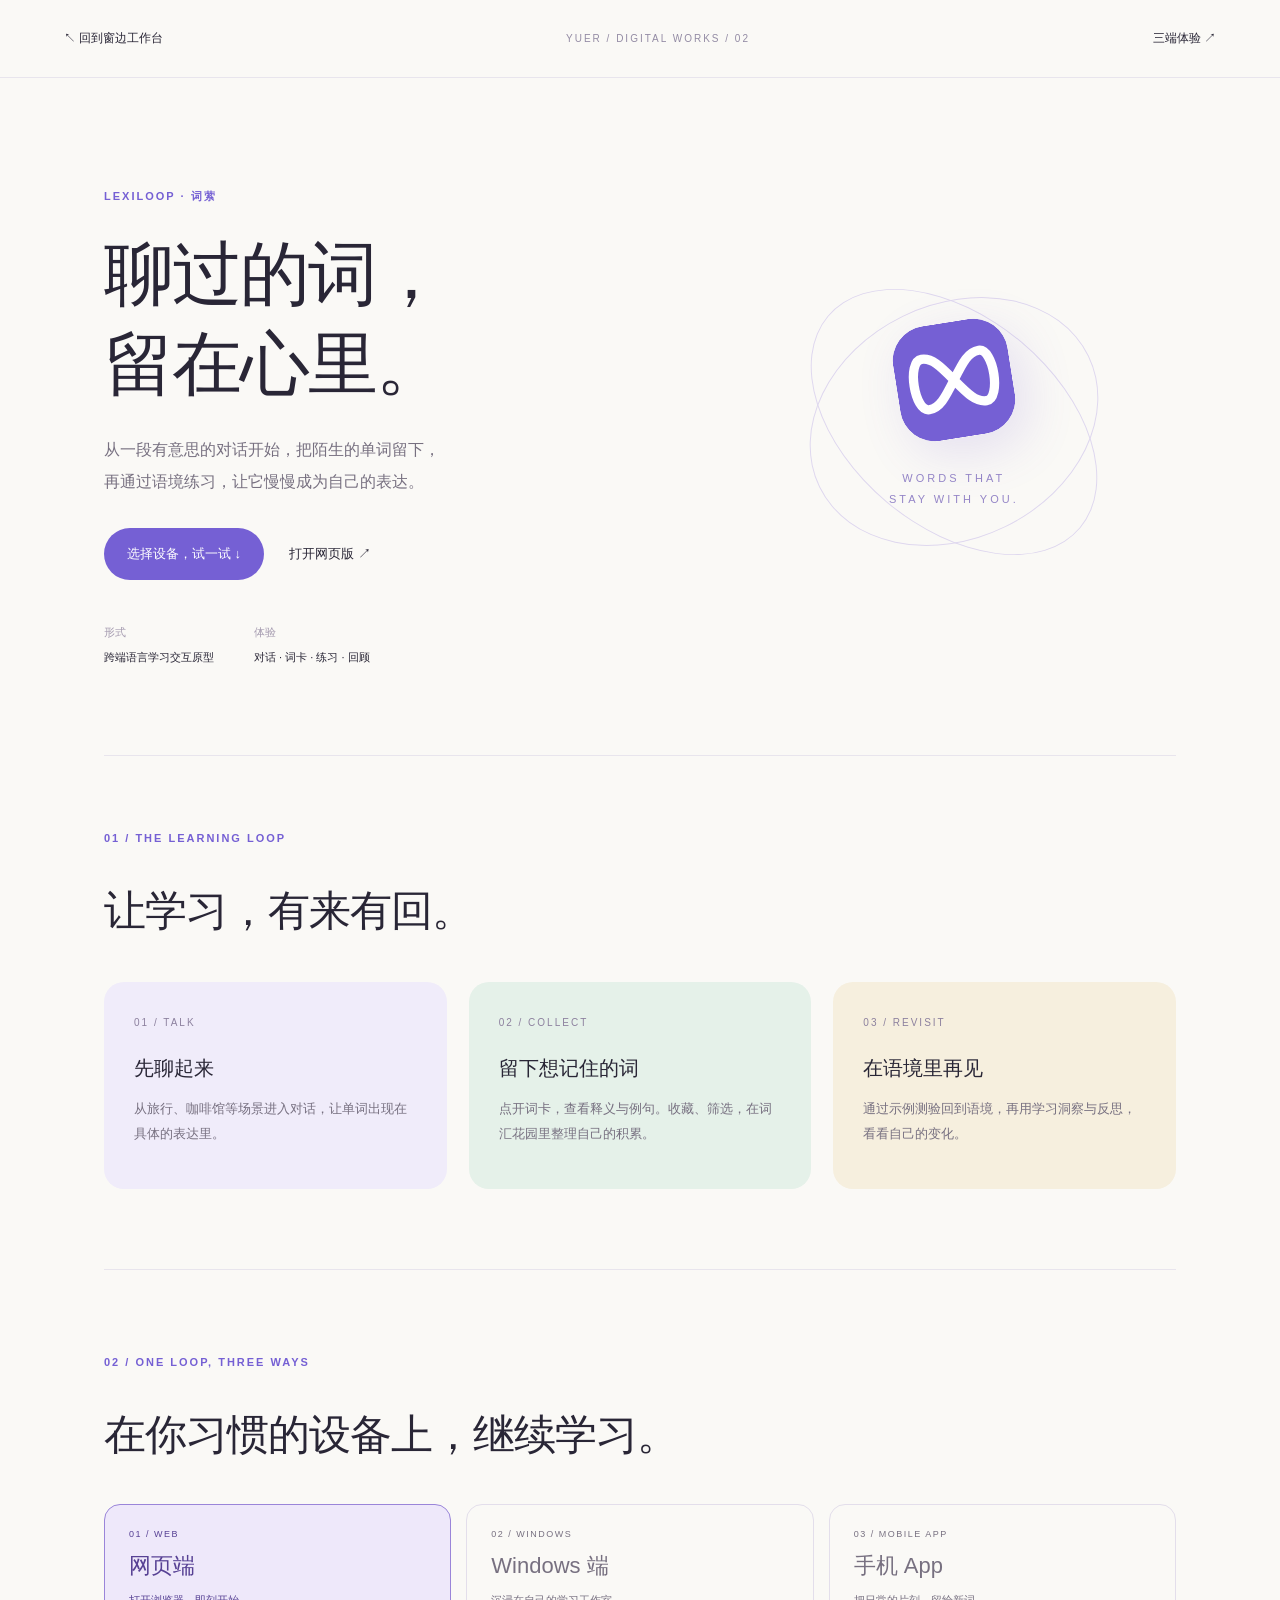
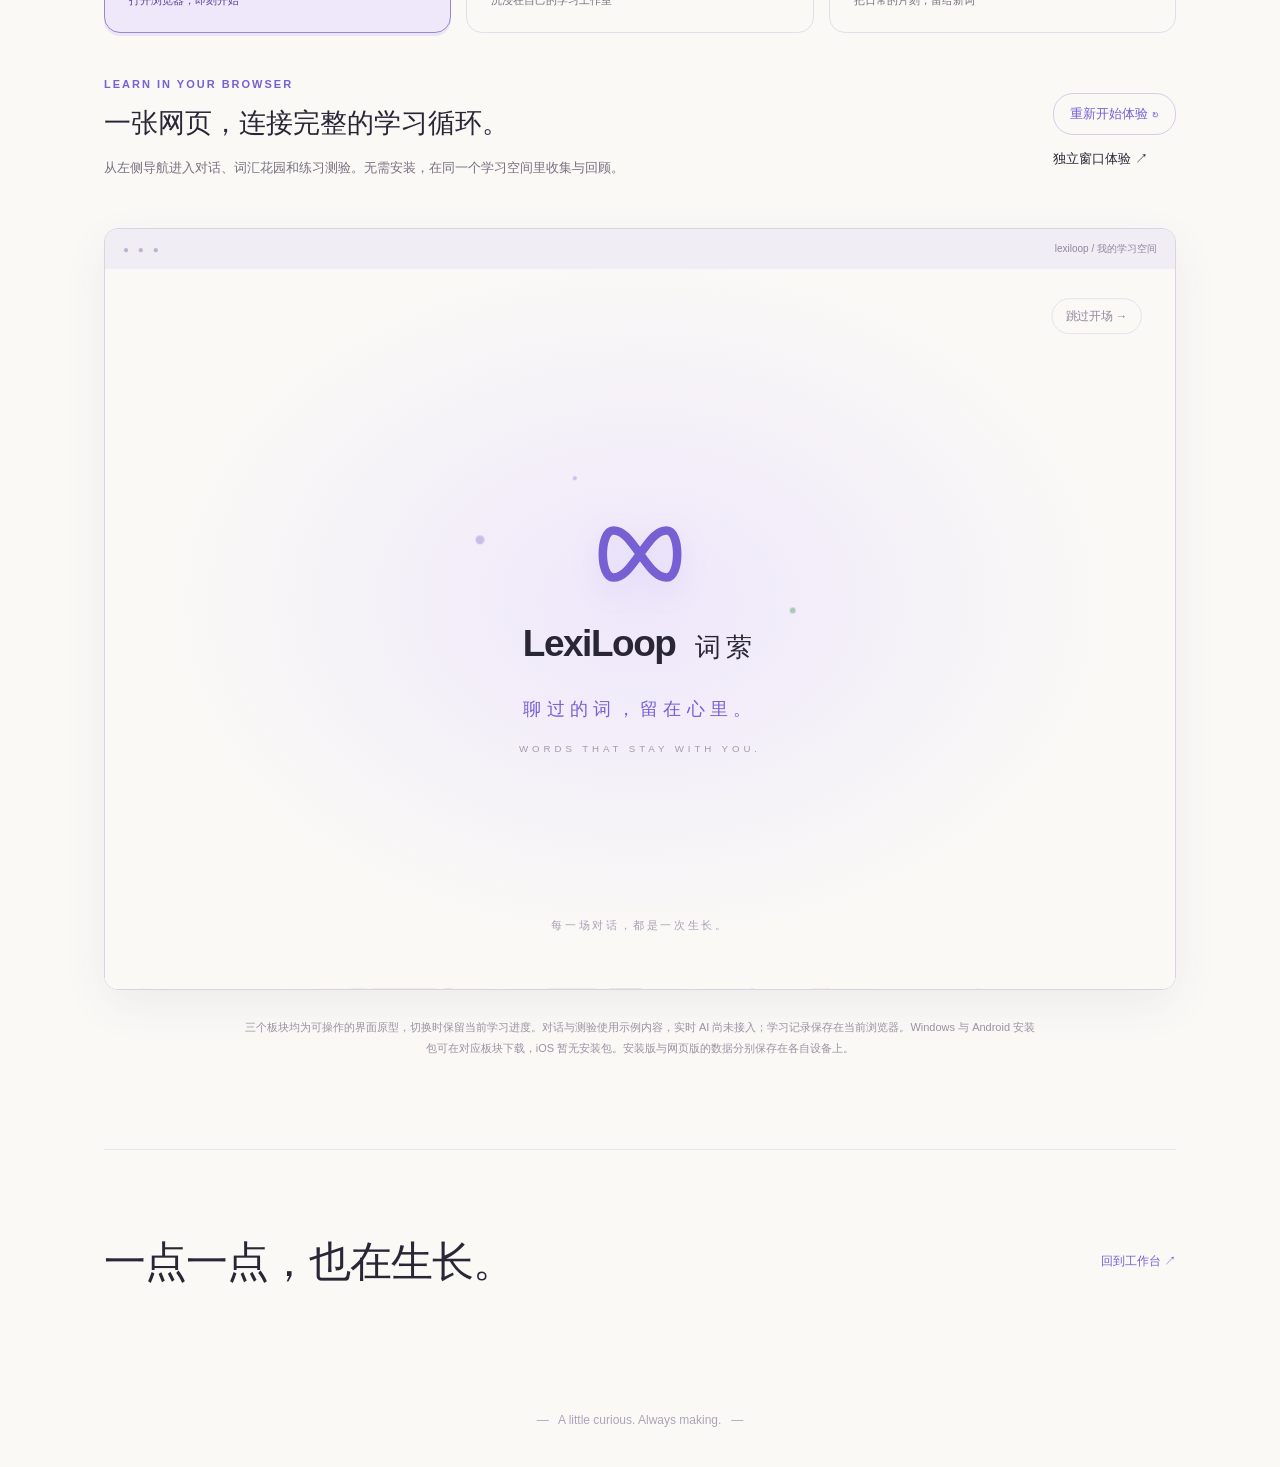
<file: lexiloop/index.html>
<!doctype html><html lang="zh-CN"><head><meta charset="utf-8"><meta name="viewport" content="width=device-width,initial-scale=1"><title>LexiLoop 词萦 · Yuer</title><link rel="icon" href="app/icon.svg"><link rel="stylesheet" href="intro.css"></head><body><header><a href="../">↖ 回到窗边工作台</a><span>YUER / DIGITAL WORKS / 02</span><a href="#experience">三端体验 ↗</a></header><main><section class="hero"><div><p class="eyebrow">LEXILOOP · 词萦</p><h1>聊过的词，<br>留在心里。</h1><p class="lede">从一段有意思的对话开始，把陌生的单词留下，<br>再通过语境练习，让它慢慢成为自己的表达。</p><div class="actions"><a class="primary" href="#experience">选择设备，试一试 ↓</a><a href="app/?platform=web" target="_blank" rel="noopener">打开网页版 ↗</a></div><dl><div><dt>形式</dt><dd>跨端语言学习交互原型</dd></div><div><dt>体验</dt><dd>对话 · 词卡 · 练习 · 回顾</dd></div></dl></div><div class="brand-art" aria-hidden="true"><span class="orbit one"></span><span class="orbit two"></span><img src="app/icon.svg" alt=""><p>WORDS THAT<br>STAY WITH YOU.</p></div></section><section class="story"><p class="eyebrow">01 / THE LEARNING LOOP</p><h2>让学习，有来有回。</h2><div class="cards"><article><span>01 / TALK</span><h3>先聊起来</h3><p>从旅行、咖啡馆等场景进入对话，让单词出现在具体的表达里。</p></article><article><span>02 / COLLECT</span><h3>留下想记住的词</h3><p>点开词卡，查看释义与例句。收藏、筛选，在词汇花园里整理自己的积累。</p></article><article><span>03 / REVISIT</span><h3>在语境里再见</h3><p>通过示例测验回到语境，再用学习洞察与反思，看看自己的变化。</p></article></div></section><section class="platform-experience" id="experience"><p class="eyebrow">02 / ONE LOOP, THREE WAYS</p><h2>在你习惯的设备上，继续学习。</h2><div class="platform-tabs" role="tablist" aria-label="选择体验平台"><button id="tab-web" role="tab" aria-selected="true" aria-controls="platform-panel" data-platform="web"><span>01 / WEB</span><b>网页端</b><small>打开浏览器，即刻开始</small></button><button id="tab-desktop" role="tab" aria-selected="false" aria-controls="platform-panel" tabindex="-1" data-platform="desktop"><span>02 / WINDOWS</span><b>Windows 端</b><small>沉浸在自己的学习工作室</small></button><button id="tab-phone" role="tab" aria-selected="false" aria-controls="platform-panel" tabindex="-1" data-platform="phone"><span>03 / MOBILE APP</span><b>手机 App</b><small>把日常的片刻，留给新词</small></button></div><div id="platform-panel" role="tabpanel" aria-labelledby="tab-web" class="platform-panel" data-mode="web"><div class="platform-description"><div><p class="eyebrow" id="platform-kicker">LEARN IN YOUR BROWSER</p><h3 id="platform-title">一张网页，连接完整的学习循环。</h3><p id="platform-description">从左侧导航进入对话、词汇花园和练习测验。无需安装，在同一个学习空间里收集与回顾。</p></div><div class="actions"><button id="restart">重新开始体验 ↻</button><a id="standalone" href="app/?platform=web" target="_blank" rel="noopener">独立窗口体验 ↗</a></div></div><aside class="download-card" id="download-card" hidden><div><p class="eyebrow">TAKE LEXILOOP WITH YOU</p><h3 id="download-title"></h3><p id="download-meta"></p><small id="download-note"></small></div><div class="download-actions"><a class="primary" id="download-file" download>下载安装包 ↓</a><a href="downloads/SHA256SUMS.txt" target="_blank" rel="noopener">SHA-256 文件校验 ↗</a></div></aside><div class="device-stage" id="device-stage"><div class="device-shell"><div class="device-chrome" id="device-chrome"><span class="window-dots">● ● ●</span><span id="device-address">lexiloop / 我的学习空间</span><span class="window-controls">− □ ×</span></div><div class="app-viewport" id="app-viewport"><iframe id="lexi-phone" src="app/?platform=web" title="LexiLoop 网页端可操作原型" allow="clipboard-write"></iframe></div><div class="device-home"><span></span></div></div></div><p class="note platform-note">三个板块均为可操作的界面原型，切换时保留当前学习进度。对话与测验使用示例内容，实时 AI 尚未接入；学习记录保存在当前浏览器。Windows 与 Android 安装包可在对应板块下载，iOS 暂无安装包。安装版与网页版的数据分别保存在各自设备上。</p></div></section><section class="ending"><h2>一点一点，也在生长。</h2><a href="../">回到工作台 ↗</a></section></main><footer>— &nbsp; A little curious. Always making. &nbsp; —</footer><script src="../download-config.js"></script><script src="intro.js"></script></body></html>
</file>
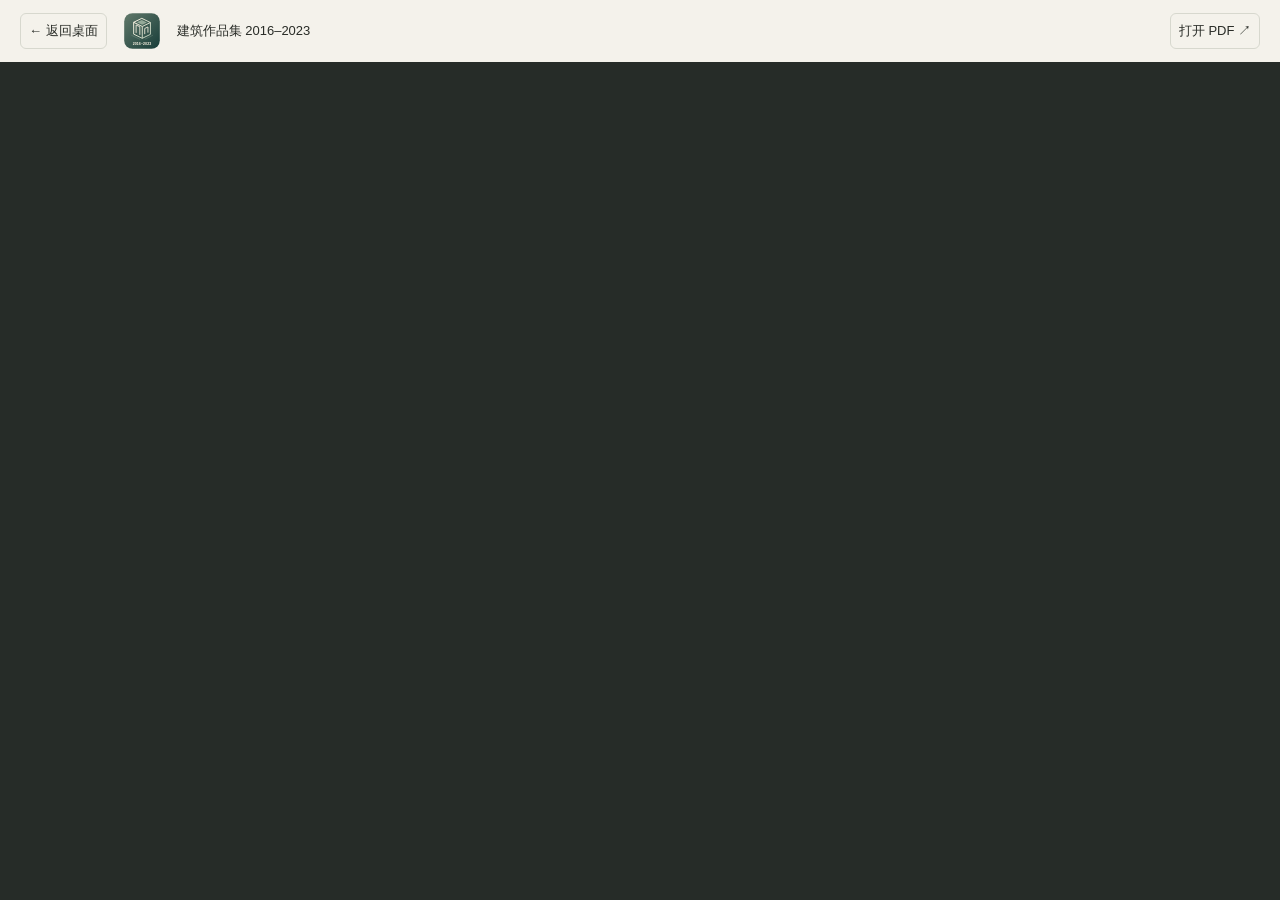
<file: portfolio-2016-2023/index.html>
<!doctype html><html lang="zh-CN"><head><meta charset="utf-8"><meta name="viewport" content="width=device-width,initial-scale=1"><title>建筑作品集 2016–2023 · 王月</title><link rel="icon" href="logo.svg" type="image/svg+xml"><style>*{box-sizing:border-box}body{margin:0;background:#262c28;font:13px Arial,"Microsoft YaHei",sans-serif;color:#f4f2eb}header{height:62px;display:flex;align-items:center;gap:16px;padding:8px 20px;background:#f4f2eb;color:#292c27}header a{color:inherit;text-decoration:none;padding:8px;border:1px solid #d7d8ce;border-radius:6px}header img{width:38px;height:38px}header strong{font-weight:500}header a:last-child{margin-left:auto}iframe{display:block;width:100%;height:calc(100dvh - 62px);border:0}@media(max-width:600px){header{gap:8px;padding:8px;font-size:11px}header img{display:none}}</style></head><body><header><a href="../?desktop=1" aria-label="返回虚拟桌面">← 返回桌面</a><img src="logo.svg" alt=""><strong>建筑作品集 2016–2023</strong><a href="portfolio-2016-2023.pdf" target="_blank" rel="noopener">打开 PDF ↗</a></header><iframe src="portfolio-2016-2023.pdf#view=FitH" title="王月建筑作品集 2016–2023 PDF"></iframe></body></html>
</file>
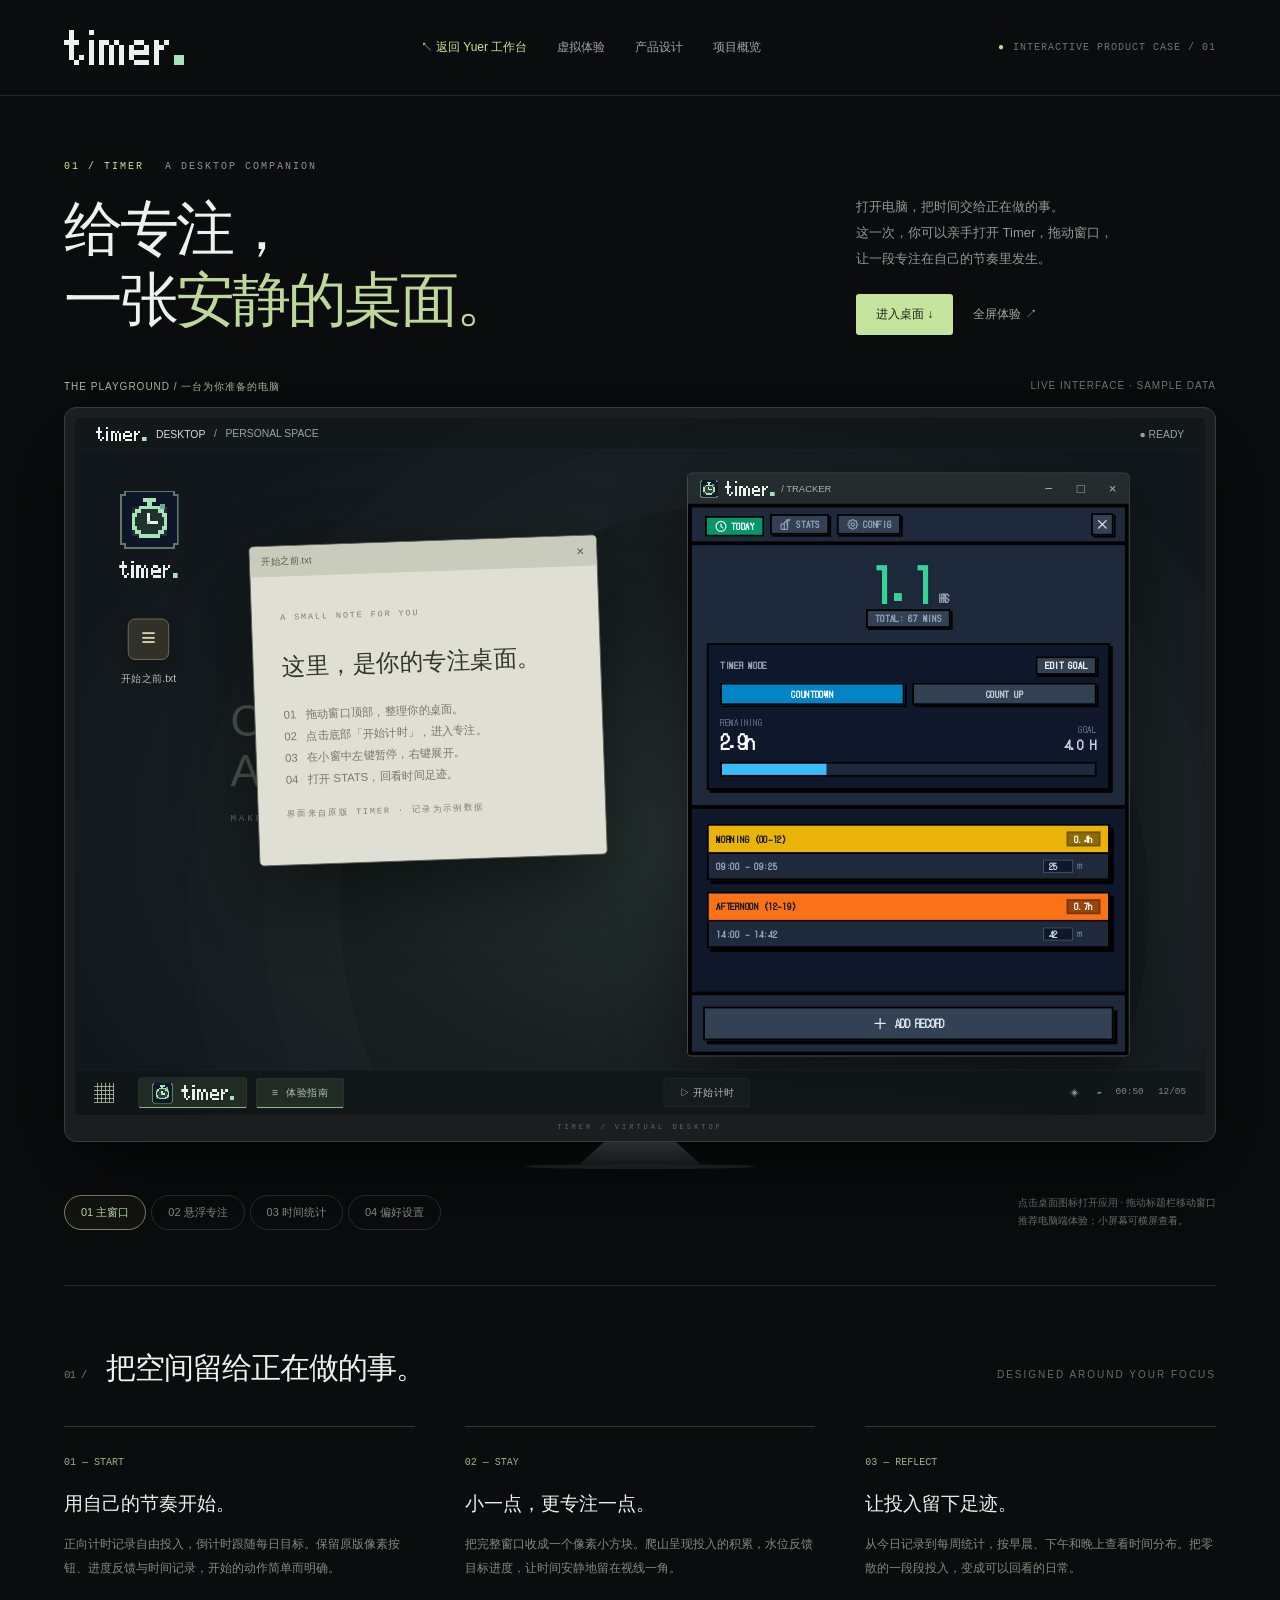
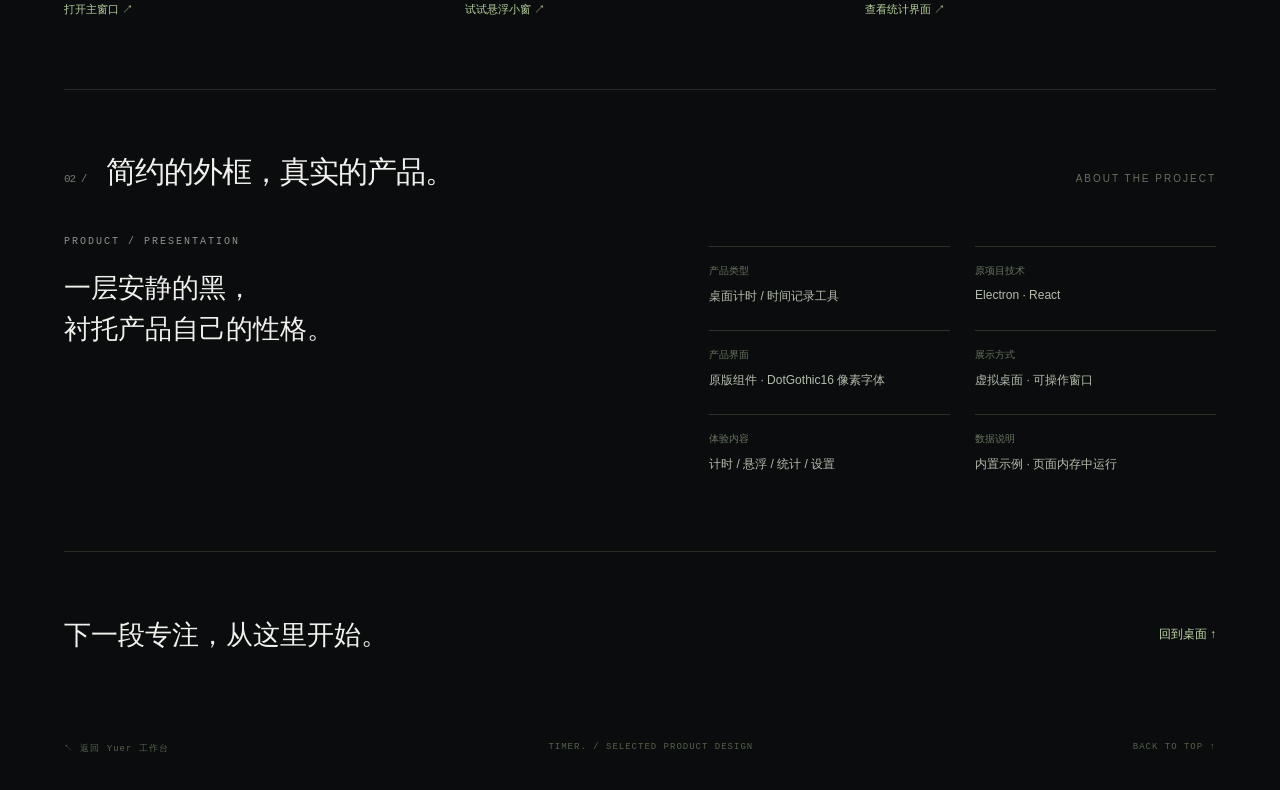
<file: timer/index.html>
<!doctype html>
<html lang="zh-CN"><head><meta charset="utf-8"><meta name="viewport" content="width=device-width,initial-scale=1"><meta name="description" content="在虚拟电脑中亲自体验 Timer：计时、悬浮小窗和时间统计。"><title>Timer — 给专注，一张桌面。</title><link rel="icon" type="image/svg+xml" href="timer-app-icon.svg"><link rel="stylesheet" href="desktop.css"></head><body><header><a class="brand" href="#" aria-label="Timer 首页"><img src="timer-logo.svg" alt="timer." width="120" height="35"></a><nav aria-label="作品集导航"><a class="back-yuer" href="../" aria-label="返回 Yuer 窗边工作台">↖ 返回 Yuer 工作台</a><a href="#experience">虚拟体验</a><a href="#design">产品设计</a><a href="#about">项目概览</a></nav><span class="available">INTERACTIVE PRODUCT CASE / 01</span></header><main><section class="hero"><div><div class="eyebrow"><span>01 / TIMER</span> A DESKTOP COMPANION</div><h1>给专注，<br>一张<em>安静的桌面。</em></h1></div><div class="hero-aside"><p>打开电脑，把时间交给正在做的事。<br>这一次，你可以亲手打开 Timer，拖动窗口，<br>让一段专注在自己的节奏里发生。</p><div class="hero-actions"><a href="#experience" class="primary" id="open-timer">进入桌面 ↓</a><button class="quiet" id="fullscreen">全屏体验 ↗</button></div></div></section><section class="computer-section" id="experience" aria-label="虚拟电脑体验"><div class="computer-head"><span>THE PLAYGROUND / 一台为你准备的电脑</span><span>LIVE INTERFACE · SAMPLE DATA</span></div><div class="monitor" id="monitor"><div class="screen-viewport" id="screen-viewport"><div class="desktop" id="desktop"><div class="os-bar"><span><b class="os-brand"><img src="timer-logo.svg" alt="timer." width="54" height="16"> DESKTOP</b> &nbsp; / &nbsp; PERSONAL SPACE</span><span id="timer-status">● READY</span></div><div class="desktop-icons"><button class="desktop-icon" id="timer-icon" aria-label="打开 Timer 应用"><span class="app-icon pixel-app-icon"><img src="timer-app-icon.svg" alt="像素秒表图标" width="64" height="64"></span><img class="desktop-wordmark" src="timer-logo.svg" alt="timer." width="62" height="19"></button><button class="desktop-icon" id="open-notes" aria-label="打开体验指南"><span class="app-icon notes-icon">≡</span>开始之前.txt</button></div><div class="desktop-copy"><h2>One thing.<br>At a time.</h2><p>MAKE SPACE FOR FOCUS.</p></div><section class="window note-window" id="notes-window" aria-label="体验指南窗口"><div class="window-chrome"><span>开始之前.txt</span><div class="controls"><button id="close-notes" aria-label="关闭体验指南">×</button></div></div><div class="note-body"><small>A SMALL NOTE FOR YOU</small><h3>这里，是你的专注桌面。</h3><p>01 &nbsp; 拖动窗口顶部，整理你的桌面。<br>02 &nbsp; 点击底部「开始计时」，进入专注。<br>03 &nbsp; 在小窗中左键暂停，右键展开。<br>04 &nbsp; 打开 STATS，回看时间足迹。</p><small>界面来自原版 TIMER · 记录为示例数据</small></div></section><section class="window" id="timer-window" aria-label="Timer 应用窗口"><div class="window-chrome" id="timer-drag"><span class="window-brand"><img class="timer-app-symbol" src="timer-app-icon.svg" alt="" width="20" height="20"><img class="brand-word" src="timer-logo.svg" alt="timer." width="53" height="16"><span id="window-label">/ TODAY</span></span><div class="controls"><button class="minimize" id="minimize" aria-label="最小化 Timer">−</button><button id="maximize" aria-label="切换 Timer 窗口最大化">□</button><button class="close" id="close-timer" aria-label="关闭 Timer 窗口">×</button></div></div><iframe id="timer-frame" src="product/index.html?view=tracker" title="Timer 原版应用，可操作的示例界面"></iframe></section><div class="taskbar"><div class="taskbar-left"><span class="os-mark">▦</span><div class="taskbar-apps"><button id="task-timer" class="active" aria-label="打开或恢复 Timer"><img class="timer-app-symbol" src="timer-app-icon.svg" alt="" width="23" height="23"><img src="timer-logo.svg" alt="timer." width="56" height="17"></button><button id="task-notes" class="active">≡ &nbsp; 体验指南</button></div></div><button id="toggle-timer">▷ 开始计时</button><div class="tray"><span>◈ &nbsp; ▰</span><span id="os-clock"></span><span id="os-date"></span></div></div><div id="toast" class="toast" role="status" hidden></div></div></div><div class="bezel">TIMER / VIRTUAL DESKTOP</div></div><div class="stand"></div><div class="stand-foot"></div><div class="experience-toolbar"><div class="presets" aria-label="体验场景"><button data-view="tracker" aria-pressed="true">01 主窗口</button><button data-view="floating" aria-pressed="false">02 悬浮专注</button><button data-view="stats" aria-pressed="false">03 时间统计</button><button data-view="data" aria-pressed="false">04 偏好设置</button></div><span class="hint">点击桌面图标打开应用 · 拖动标题栏移动窗口<br>推荐电脑端体验；小屏幕可横屏查看。</span></div></section><section class="section" id="design"><div class="section-title"><h2><span>01 /</span>把空间留给正在做的事。</h2><p>DESIGNED AROUND YOUR FOCUS</p></div><div class="features"><article><small>01 — START</small><h3>用自己的节奏开始。</h3><p>正向计时记录自由投入，倒计时跟随每日目标。保留原版像素按钮、进度反馈与时间记录，开始的动作简单而明确。</p><button class="feature-link" data-view="tracker">打开主窗口 ↗</button></article><article><small>02 — STAY</small><h3>小一点，更专注一点。</h3><p>把完整窗口收成一个像素小方块。爬山呈现投入的积累，水位反馈目标进度，让时间安静地留在视线一角。</p><button class="feature-link" data-view="floating">试试悬浮小窗 ↗</button></article><article><small>03 — REFLECT</small><h3>让投入留下足迹。</h3><p>从今日记录到每周统计，按早晨、下午和晚上查看时间分布。把零散的一段段投入，变成可以回看的日常。</p><button class="feature-link" data-view="stats">查看统计界面 ↗</button></article></div></section><section class="section" id="about"><div class="section-title"><h2><span>02 /</span>简约的外框，真实的产品。</h2><p>ABOUT THE PROJECT</p></div><div class="details"><div><span class="label">PRODUCT / PRESENTATION</span><h3>一层安静的黑，<br>衬托产品自己的性格。</h3></div><dl class="facts"><div><dt>产品类型</dt><dd>桌面计时 / 时间记录工具</dd></div><div><dt>原项目技术</dt><dd>Electron · React</dd></div><div><dt>产品界面</dt><dd>原版组件 · DotGothic16 像素字体</dd></div><div><dt>展示方式</dt><dd>虚拟桌面 · 可操作窗口</dd></div><div><dt>体验内容</dt><dd>计时 / 悬浮 / 统计 / 设置</dd></div><div><dt>数据说明</dt><dd>内置示例 · 页面内存中运行</dd></div></dl></div></section><div class="closing"><h2>下一段专注，从这里开始。</h2><a href="#experience">回到桌面 ↑</a></div><footer><a href="../">↖ 返回 Yuer 工作台</a><span>TIMER. / SELECTED PRODUCT DESIGN</span><a href="#">BACK TO TOP ↑</a></footer></main><script src="desktop.js"></script></body></html>
</file>
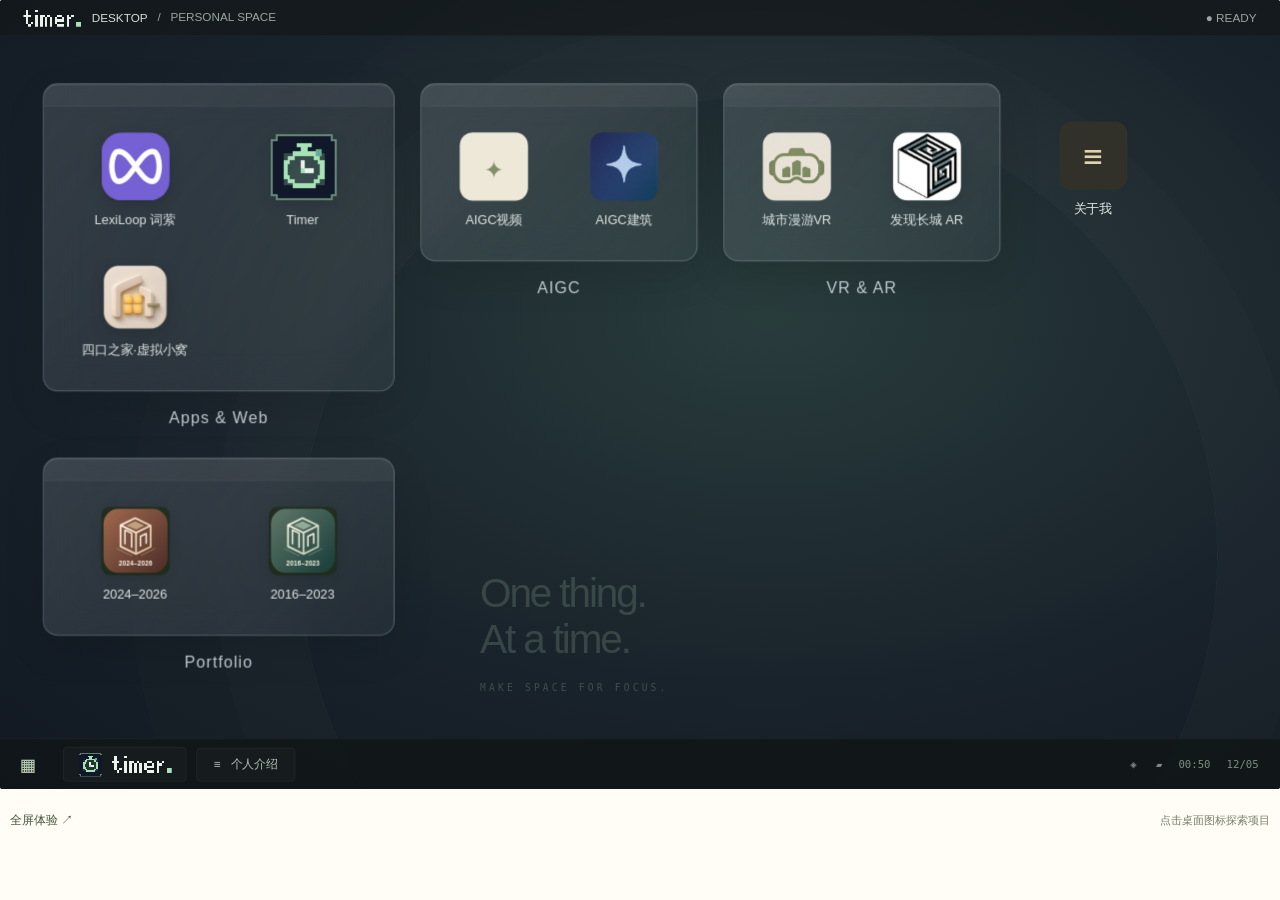
<file: virtual-desktop/index.html>
<!doctype html><html lang="zh-CN"><head><meta charset="utf-8"><meta name="viewport" content="width=device-width,initial-scale=1"><title>Yuer · 虚拟电脑</title><link rel="stylesheet" href="desktop.css"><link rel="stylesheet" href="embed.css?v=cozy-home-20261110b"><style>.desktop-icons{gap:12px;display:grid;grid-template-rows:repeat(3,120px);grid-auto-flow:column;grid-auto-columns:130px}.desktop:has(#aigc-window:not([hidden])) .desktop-icons{visibility:hidden}#aigc-window{z-index:20}#aigc-window.document-maximized{z-index:25}</style><style>#cityvr-window{z-index:30}.desktop:has(#cityvr-window:not([hidden])) .desktop-icons{visibility:hidden}.desktop-icons{grid-template-rows:repeat(3,120px)}</style><style>#architecture-window{z-index:35}.desktop:has(#architecture-window:not([hidden])) .desktop-icons{visibility:hidden}</style><link rel="stylesheet" href="organized.css?v=resume-download-20261113"></head><body><main id="experience"><button id="open-timer" hidden>打开 Timer</button><div class="monitor" id="monitor"><div class="screen-viewport" id="screen-viewport"><div class="desktop" id="desktop"><div class="os-bar"><span><b class="os-brand"><img src="timer-logo.svg" alt="timer." width="54" height="16"> DESKTOP</b> &nbsp; / &nbsp; PERSONAL SPACE</span><span id="timer-status">● READY</span></div><div class="desktop-icons desktop-organized"><section class="desktop-group"><div class="group-items"><a class="desktop-icon lexiloop-desktop" href="../lexiloop/" target="_top" rel="noopener" aria-label="打开 LexiLoop 词萦介绍页"><span class="app-icon"><img src="../lexiloop/app/icon.svg" alt="词萦循环标志" width="64" height="64"></span><span class="shortcut-label">LexiLoop 词萦</span></a><a class="desktop-icon" id="timer-icon" href="../timer/" target="_top" aria-label="打开 Timer 项目介绍页"><span class="app-icon pixel-app-icon"><img src="timer-app-icon.svg" alt="像素秒表图标" width="64" height="64"></span><span class="shortcut-label">Timer</span></a><a class="desktop-icon lexiloop-desktop cozy-home-desktop" href="../cozy-home/experience.html" target="_top" aria-label="进入四口之家虚拟小窝"><span class="app-icon"><img src="../cozy-home/icon.png" alt="四口之家图标" width="64" height="64"></span><span class="shortcut-label">四口之家·虚拟小窝</span></a></div><h2>Apps &amp; Web</h2></section><section class="desktop-group"><div class="group-items"><button class="desktop-icon" id="open-aigc"><span class="app-icon notes-icon" style="background:#eee8d8;color:#82906a;font-size:27px">✦</span><span class="shortcut-label">AIGC视频</span></button><button class="desktop-icon lexiloop-desktop" id="open-architecture" aria-label="打开AIGC建筑文档"><span class="app-icon"><img src="../aigc-architecture/assets/aigc-architecture-icon-gradient.png" alt="AIGC建筑深蓝渐变四角星图标" width="64" height="64" style="object-fit:contain"></span><span class="shortcut-label">AIGC建筑</span></button></div><h2>AIGC</h2></section><section class="desktop-group"><div class="group-items"><button class="desktop-icon lexiloop-desktop" id="open-cityvr" aria-label="打开城市漫游VR文档"><span class="app-icon"><img src="../cityvr/assets/cityvr-square-icon.png" alt="城市漫游VR图标" width="64" height="64" style="object-fit:contain"></span><span class="shortcut-label">城市漫游VR</span></button><a class="desktop-icon lexiloop-desktop greatwall-desktop" href="../greatwall/" target="_top" aria-label="打开发现长城 AR 项目介绍"><span class="app-icon"><img src="../greatwall/assets/app-icon.png" alt="发现长城 AR 图标" width="64" height="64" style="object-fit:contain;border-radius:14px"></span><span class="shortcut-label">发现长城 AR</span></a></div><h2>VR &amp; AR</h2></section><section class="desktop-group desktop-portfolios"><div class="group-items"><a class="desktop-icon portfolio-desktop" href="../architecture-2024-2026/" target="_top" aria-label="打开 2024-2026 建筑作品集"><span class="app-icon"><img src="../assets/portfolio-2024-2026.svg" alt="2024-2026 作品集 Logo" width="64" height="64"></span><span class="shortcut-label">2024–2026</span></a><a class="desktop-icon portfolio-desktop" href="../portfolio-2016-2023/" target="_top" aria-label="打开 2016-2023 建筑作品集"><span class="app-icon"><img src="../assets/portfolio-2016-2023.svg" alt="2016-2023 作品集 Logo" width="64" height="64"></span><span class="shortcut-label">2016–2023</span></a></div><h2>Portfolio</h2></section><div class="desktop-personal"><button class="desktop-icon" id="open-notes" aria-label="打开个人介绍文档"><span class="app-icon notes-icon">≡</span><span class="shortcut-label">关于我</span></button></div></div><div class="desktop-copy"><h2>One thing.<br>At a time.</h2><p>MAKE SPACE FOR FOCUS.</p></div><section class="window note-window document-maximized" id="architecture-window" hidden aria-label="AIGC建筑文档"><div class="window-chrome"><span>AIGC建筑.doc</span><div class="controls"><button id="min-architecture" aria-label="最小化">−</button><button id="max-architecture" aria-label="还原或最大化">□</button><button id="close-architecture" aria-label="关闭">×</button></div></div><iframe data-src="../aigc-architecture/?embed=1" title="AIGC建筑工作流文档" style="border:0;flex:1;width:100%;min-height:0;background:#080a0c"></iframe></section><section class="window note-window document-maximized" id="cityvr-window" hidden aria-label="城市漫游VR文档"><div class="window-chrome"><span>城市漫游VR.doc</span><div class="controls"><button id="min-cityvr" aria-label="最小化">−</button><button id="max-cityvr" aria-label="还原或最大化">□</button><button id="close-cityvr" aria-label="关闭">×</button></div></div><iframe data-src="../cityvr/?embed=1" title="城市漫游VR与Unity分析文档" style="border:0;flex:1;width:100%;min-height:0;background:#fffefb"></iframe></section><section class="window note-window" id="aigc-window" hidden aria-label="AIGC视频文档"><div class="window-chrome"><span>AIGC视频.doc</span><div class="controls"><button id="min-aigc" aria-label="最小化">−</button><button id="max-aigc" aria-label="最大化">□</button><button id="close-aigc" aria-label="关闭">×</button></div></div><iframe src="../aigc-video/?embed=1" title="AIGC视频：工作流与提示词修改" style="border:0;flex:1;width:100%;min-height:0;background:#fffefb"></iframe></section><section class="window note-window" id="notes-window" hidden aria-label="个人介绍文档窗口"><div class="window-chrome"><span>个人介绍.doc</span><div class="controls"><button id="minimize-notes" aria-label="最小化个人介绍文档">−</button><button id="maximize-notes" aria-label="放大个人介绍文档" aria-pressed="false">□</button><button id="close-notes" aria-label="关闭个人介绍文档">×</button></div></div><div class="note-body personal-document"><div class="document-intro"><small>PERSONAL INTRODUCTION / YUER</small><h3>你好，我是王月。</h3><p>从建筑空间到屏幕里的交互，我喜欢把想法做成可以被看见、被体验的东西。</p><p>建筑学的学习与研究，让我习惯从人的感知、行为和使用场景出发。现在，我也在探索 AI 在设计中的应用，把这些思考带进数字产品与交互实践。</p><p class="document-signature">A little curious. Always making.</p></div><nav class="document-outline" aria-label="个人介绍文档目录"><a href="#personal-resume">01 个人简历 ↓</a><a href="#personal-hobbies">02 兴趣爱好 ↓</a></nav><section id="personal-resume" class="document-section"><small>01 / RESUME</small><h3>1. 个人简历</h3><p>教育经历、研究与项目实践。</p><a class="resume-download" href="personal/wang-yue-resume-20261113.pdf" download="王月简历.pdf">↓ 下载简历 PDF</a><a href="personal/resume-20261113.png?v=20261113" target="_blank" rel="noopener" aria-label="放大个人简历"><img src="personal/resume-20261113.png?v=20261113" alt="王月个人简历，包含教育背景、项目经历与专业技能" loading="lazy"></a></section><section id="personal-hobbies" class="document-section"><small>02 / BEYOND WORK</small><h3>2. 兴趣爱好</h3><p>书法、绘画与摄影，记录工作之外的日常。</p><a href="personal/hobbies-1.jpg" target="_blank" rel="noopener" aria-label="放大书画作品"><img src="personal/hobbies-1.jpg" alt="书法、水彩与绘画作品" loading="lazy"></a><a href="personal/hobbies-2.jpg" target="_blank" rel="noopener" aria-label="放大摄影作品"><img src="personal/hobbies-2.jpg" alt="个人摄影作品" loading="lazy"></a></section><p class="document-end">— A little curious. Always making. —</p></div></section><section class="window" id="timer-window" hidden aria-label="Timer 应用窗口"><div class="window-chrome" id="timer-drag"><span class="window-brand"><img class="timer-app-symbol" src="timer-app-icon.svg" alt="" width="20" height="20"><img class="brand-word" src="timer-logo.svg" alt="timer." width="53" height="16"><span id="window-label">/ TODAY</span></span><div class="controls"><button class="minimize" id="minimize" aria-label="最小化 Timer">−</button><button id="maximize" aria-label="切换 Timer 窗口最大化">□</button><button class="close" id="close-timer" aria-label="关闭 Timer 窗口">×</button></div></div><iframe id="timer-frame" src="product/index.html?view=tracker" title="Timer 原版应用，可操作的示例界面"></iframe></section><div class="taskbar"><div class="taskbar-left"><span class="os-mark">▦</span><div class="taskbar-apps"><button id="task-timer" aria-label="打开或恢复 Timer"><img class="timer-app-symbol" src="timer-app-icon.svg" alt="" width="23" height="23"><img src="timer-logo.svg" alt="timer." width="56" height="17"></button><button id="task-notes">≡ &nbsp; 个人介绍</button></div></div><button id="toggle-timer" hidden>▷ 开始计时</button><div class="tray"><span>◈ &nbsp; ▰</span><span id="os-clock"></span><span id="os-date"></span></div></div><div id="toast" class="toast" role="status" hidden></div></div></div><div class="bezel">YUER / PERSONAL DESKTOP</div></div><div class="experience-toolbar"><button id="fullscreen" class="quiet">全屏体验 ↗</button><div class="presets" aria-label="体验场景" hidden><button data-view="tracker" aria-pressed="true">01 主窗口</button><button data-view="floating" aria-pressed="false">02 悬浮专注</button><button data-view="stats" aria-pressed="false">03 时间统计</button><button data-view="data" aria-pressed="false">04 偏好设置</button></div><span class="hint">点击桌面图标探索项目</span></div></main><script src="desktop.js?v=scroll-fix-20261112"></script><script>const aw=document.getElementById("aigc-window");function openAigc(){document.getElementById("architecture-window").hidden=true;document.getElementById("cityvr-window").hidden=true;aw.hidden=false;aw.classList.add("document-maximized");document.getElementById("notes-window").hidden=true}document.getElementById("open-aigc").onclick=openAigc;document.getElementById("min-aigc").onclick=()=>aw.hidden=true;document.getElementById("close-aigc").onclick=()=>{aw.hidden=true;aw.querySelector("iframe").contentWindow.postMessage({type:"pause-media"},location.origin)};document.getElementById("max-aigc").onclick=()=>aw.classList.toggle("document-maximized");window.addEventListener("message",e=>{if(e.origin===location.origin&&e.data?.type==="yuer-open-aigc")openAigc()});</script><script>const cw=document.getElementById("cityvr-window"),cf=cw.querySelector("iframe");function pauseCity(){cf.contentWindow.postMessage({type:"pause-media"},location.origin)}document.getElementById("open-cityvr").onclick=()=>{document.getElementById("architecture-window").hidden=true;document.getElementById("aigc-window").hidden=true;document.getElementById("notes-window").hidden=true;cw.hidden=false;cw.classList.add("document-maximized");if(!cf.getAttribute("src"))cf.src=cf.dataset.src};for(const id of ["min-cityvr","close-cityvr"])document.getElementById(id).onclick=()=>{pauseCity();cw.hidden=true};document.getElementById("max-cityvr").onclick=()=>cw.classList.toggle("document-maximized");</script><script>const arw=document.getElementById("architecture-window"),arf=arw.querySelector("iframe");function openArchitecture(){for(const id of ["aigc-window","cityvr-window","notes-window"])document.getElementById(id).hidden=true;arw.hidden=false;arw.classList.add("document-maximized");if(!arf.getAttribute("src"))arf.src=arf.dataset.src}document.getElementById("open-architecture").onclick=openArchitecture;for(const id of ["min-architecture","close-architecture"])document.getElementById(id).onclick=()=>arw.hidden=true;document.getElementById("max-architecture").onclick=()=>arw.classList.toggle("document-maximized");window.addEventListener("message",e=>{if(e.origin===location.origin&&e.data?.type==="yuer-open-architecture")openArchitecture()});</script><script>document.addEventListener('click',e=>{const b=e.target.closest('#open-aigc,#open-architecture,#open-cityvr');if(!b)return;e.preventDefault();e.stopImmediatePropagation();const routes={'open-aigc':'aigc-video','open-architecture':'aigc-architecture','open-cityvr':'cityvr'};window.top.location.href='../'+routes[b.id]+'/?view=document';},true);window.addEventListener('message',e=>{if(e.origin!==location.origin)return;const routes={'yuer-open-aigc':'aigc-video','yuer-open-architecture':'aigc-architecture'};if(routes[e.data?.type])window.top.location.href='../'+routes[e.data.type]+'/?view=document';});</script></body></html>
</file>
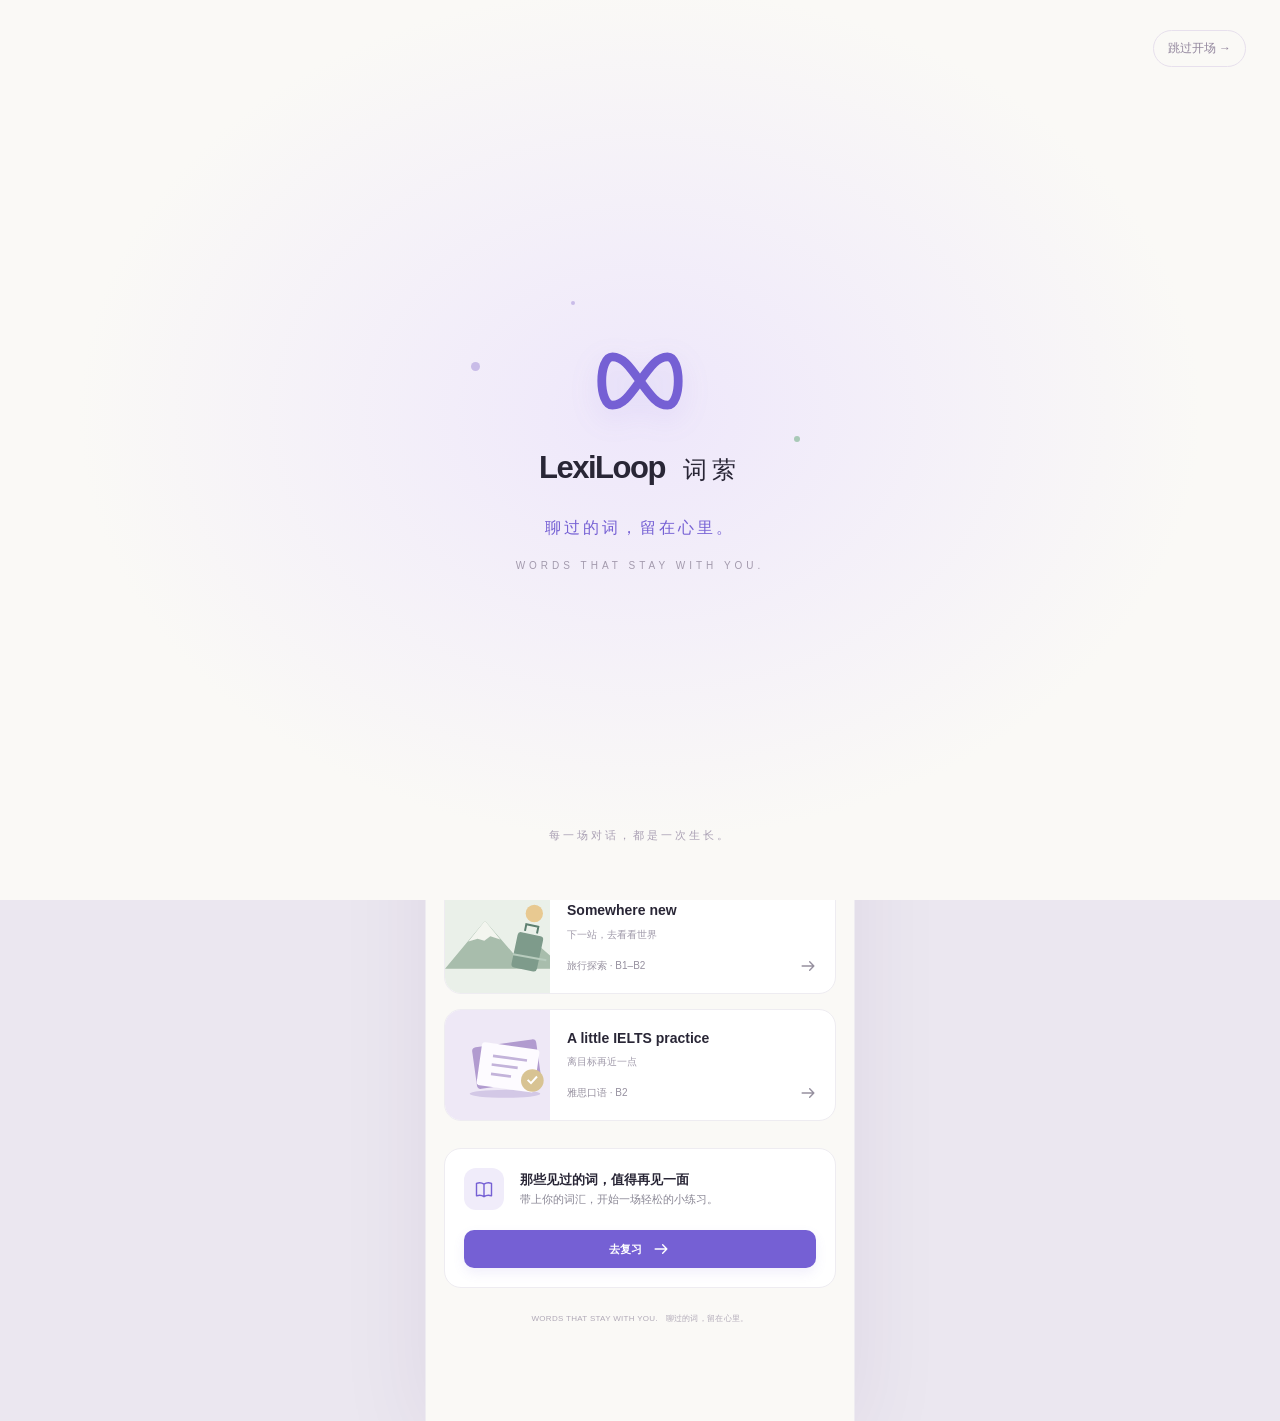
<file: lexiloop/app/index.html>
<!doctype html><html lang="zh-CN"><head><meta charset="UTF-8"><meta name="viewport" content="width=device-width,initial-scale=1,viewport-fit=cover"><meta name="theme-color" content="#7560D4"><title>LexiLoop 词萦 · Words that stay with you.</title><link rel="stylesheet" href="style.css?v=4"><link rel="manifest" href="manifest.json"></head><body><div id="app"></div><div id="overlay"></div><div id="toast" role="status"></div><script src="app.js?v=4"></script></body></html>
</file>
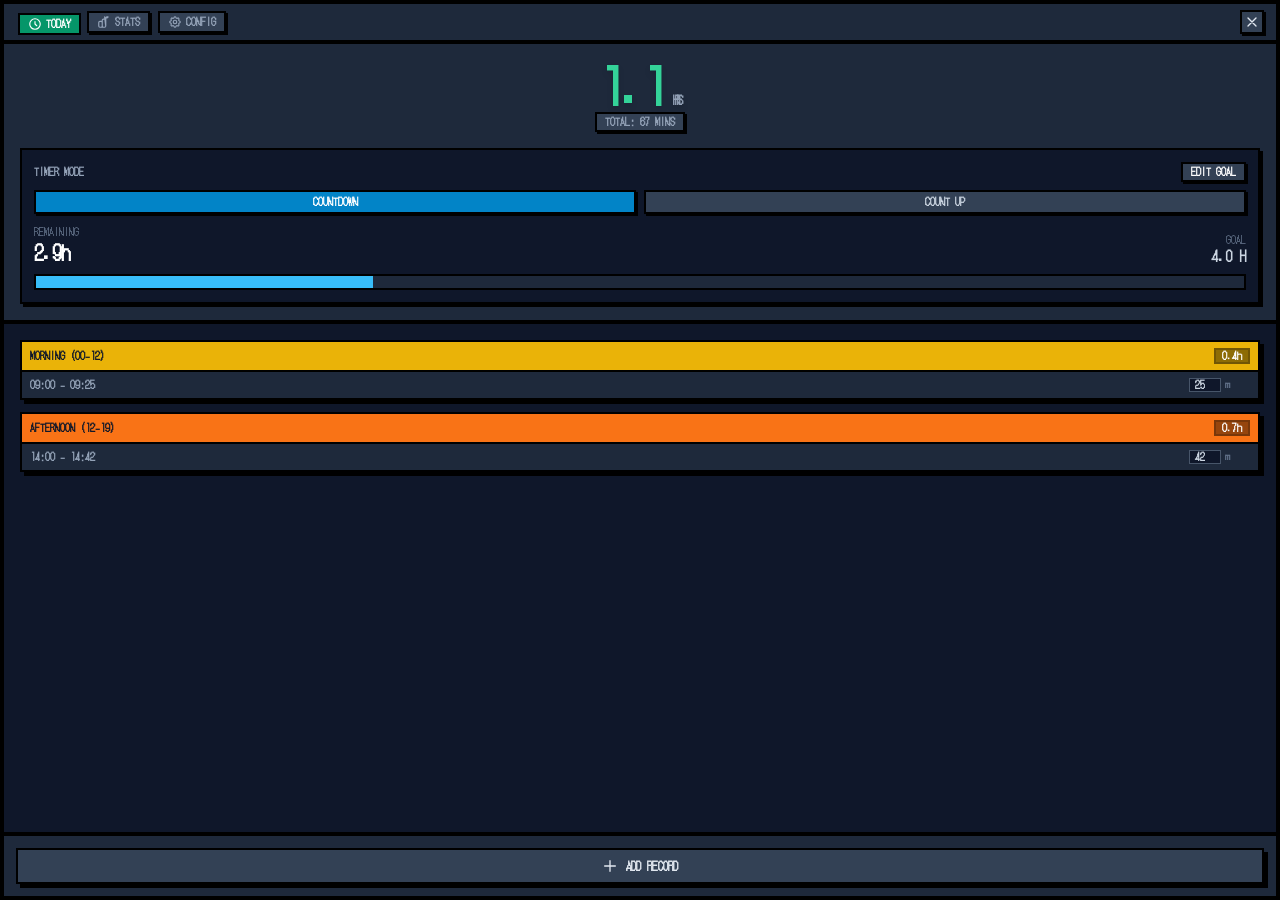
<file: timer/product/index.html>
<!doctype html><html lang="zh-CN"><head><meta charset="utf-8"><meta name="viewport" content="width=device-width,initial-scale=1"><title>Timer 原版界面 · 示例数据</title><link rel="stylesheet" href="app.css"><style>@font-face{font-family:DotGothic16;src:url('./DotGothic16.ttf')}*{font-family:DotGothic16,monospace!important;-webkit-font-smoothing:none;line-height:1.2}html,body{margin:0;overflow:hidden;background:transparent}button{cursor:pointer}button:focus-visible{outline:2px solid #fb923c;outline-offset:2px}</style></head><body><div id="root"></div><script src="app.js"></script></body></html>
</file>
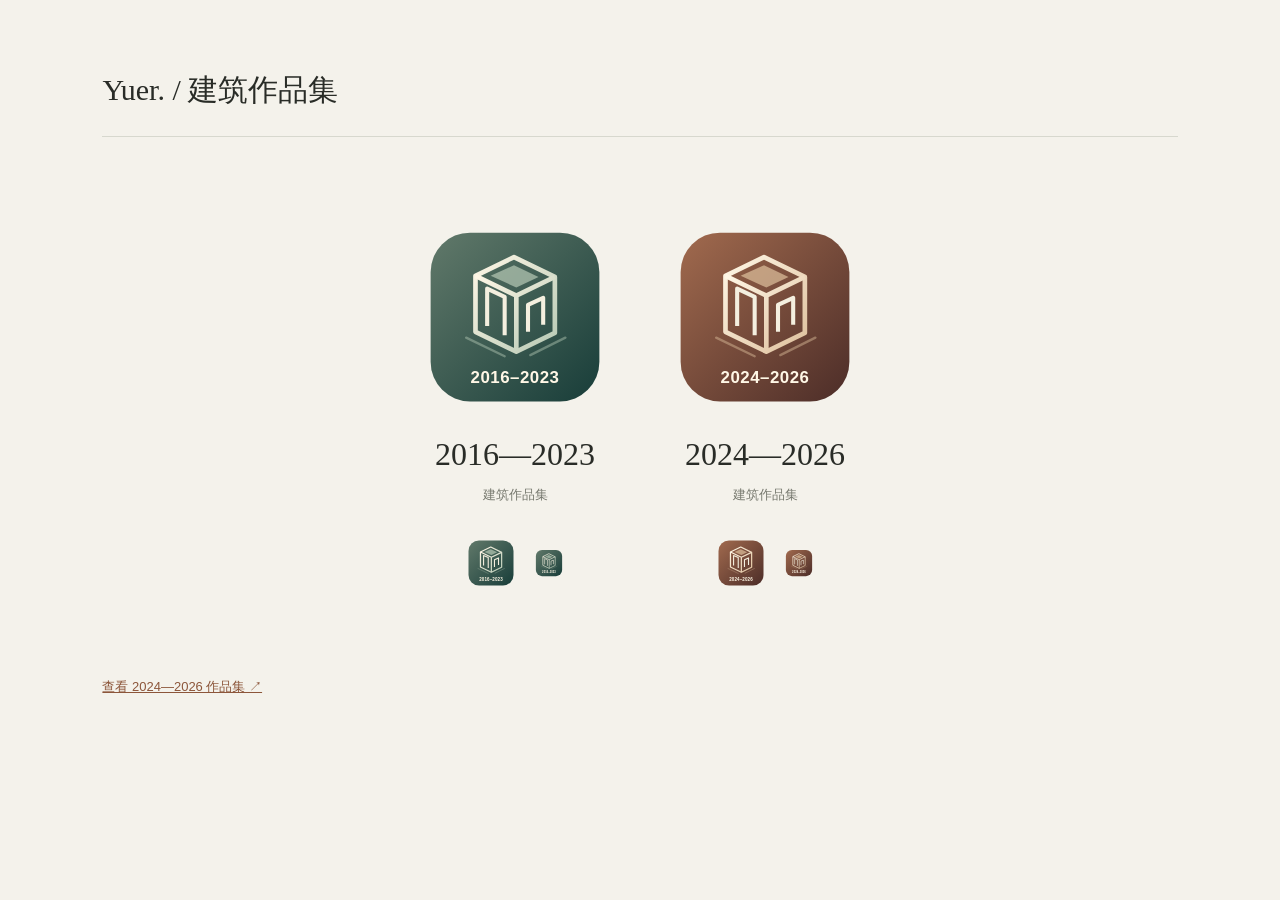
<file: architecture-2024-2026/logos.html>
<!doctype html><html lang="zh-CN"><meta charset="utf-8"><meta name="viewport" content="width=device-width,initial-scale=1"><title>建筑作品集 · Logo</title><style>*{box-sizing:border-box}body{margin:0;background:#f4f2eb;color:#292c27;font-family:Arial,"Microsoft YaHei",sans-serif;padding:70px 8%}header{font:30px Georgia,serif;border-bottom:1px solid #d7d8ce;padding-bottom:25px}main{display:flex;gap:70px;justify-content:center;padding:90px 0;flex-wrap:wrap}article{text-align:center}img{width:180px;height:180px}h1{font:32px Georgia,serif;margin:25px 0 12px}p{font-size:13px;color:#77796f}.sizes{display:flex;gap:20px;align-items:center;justify-content:center;margin-top:35px}.sizes img{width:48px;height:48px}.sizes img:last-child{width:28px;height:28px}a{color:#8c563a;font-size:13px}</style><header>Yuer. / 建筑作品集</header><main><article><img src="assets/portfolio-2016-2023.svg?v=dated" alt="2016-2023 Logo"><h1>2016—2023</h1><p>建筑作品集</p><div class="sizes"><img src="assets/portfolio-2016-2023.svg?v=dated"><img src="assets/portfolio-2016-2023.svg?v=dated"></div></article><article><img src="assets/portfolio-2024-2026.svg?v=dated" alt="2024-2026 Logo"><h1>2024—2026</h1><p>建筑作品集</p><div class="sizes"><img src="assets/portfolio-2024-2026.svg?v=dated"><img src="assets/portfolio-2024-2026.svg?v=dated"></div></article></main><a href="index.html">查看 2024—2026 作品集 ↗</a></html>
</file>
<file: style.css>
*{box-sizing:border-box}body{margin:0;background:#fdfdfb;color:#32342f;font-family:Arial,'Microsoft YaHei',sans-serif}a{color:inherit;text-decoration:none}button{font:inherit;color:inherit;cursor:pointer}button:focus-visible,a:focus-visible{outline:1px dashed #686d61;outline-offset:6px}.home-layout{min-height:100vh;max-width:1440px;margin:auto;display:grid;grid-template-columns:.8fr 1.2fr;gap:7%;align-items:center;padding:50px 6%}.profile{padding:10px 0 25px 5%;align-self:stretch;display:flex;flex-direction:column;justify-content:center}.name{font-family:'Segoe Print','Bradley Hand',cursive;font-style:italic;font-size:105px;line-height:1.3;letter-spacing:-8px;align-self:start;margin-bottom:37px;font-weight:400}.name span{font-size:63px;margin-left:8px}.hello{font-size:17px;margin:0 0 19px;font-weight:400;letter-spacing:1px}.bio{font-size:13px;line-height:2.2;color:#7d8177;margin:0 0 17px;letter-spacing:.6px}.secondary{font-size:12px;color:#9ca092;margin-bottom:40px}.work-nav{max-width:280px;display:flex;flex-direction:column;gap:3px}.work-nav button{border:0;border-top:1px solid #e0e3d9;background:none;text-align:left;display:flex;align-items:center;padding:17px 0;font-size:12px;gap:12px}.work-nav button:hover{color:#727d63}.work-nav small{font:8px monospace;letter-spacing:1px;color:#a4ab99}.work-nav i{margin-left:auto;font-style:normal;color:#969e8c}.profile-note{font:8px monospace;letter-spacing:2px;color:#b0b5a5;display:block;margin-top:45px}.right-scene{width:100%;max-width:680px}.desk-scene{display:block;width:100%;overflow:visible}.object-fill{fill:#fdfdfb;transition:fill .2s}.draw-link:hover .object-fill,.draw-link:focus-visible .object-fill{fill:#edf0e7}.scene-text{font:10px Georgia,serif;font-style:italic;fill:#8e9384;stroke:none}.scene-hint{text-align:center;font-size:10px;color:#a5aa9c;letter-spacing:.6px;margin:12px 0 0}.eyebrow{font:10px monospace;letter-spacing:2px;color:#929c85}.panel{border:0;padding:0;max-width:780px;width:calc(100% - 40px);max-height:85vh;color:#414a3b;background:#fbfaf6;border-radius:5px;box-shadow:0 20px 100px #25332925;overflow:auto}.panel::backdrop{background:#303b2c45;backdrop-filter:blur(5px)}.panel-head{display:flex;justify-content:space-between;padding:24px 30px;border-bottom:1px solid #e1e4d7;font:10px monospace;letter-spacing:2px;color:#8f9b82}.close{border:0;background:none;color:#87947b;font-size:23px;line-height:16px}.panel-body{padding:35px 38px}.panel h2{font-size:29px;font-weight:400;line-height:1.5;margin:0 0 15px}.panel p{font-size:13px;color:#8c9682;line-height:2}.project{margin-top:28px;display:grid;grid-template-columns:1fr 1fr;border:1px solid #d8dfcd;border-radius:3px;overflow:hidden}.project-preview{background:#121b2c;min-height:240px;display:flex;flex-direction:column;justify-content:center;align-items:center;color:#c7dfb2}.project-preview .timer-word{font:41px monospace;letter-spacing:-4px;color:#d4e3c7}.project-preview .clock{font:42px monospace;margin-top:20px;color:#90af87;letter-spacing:-3px}.project-info{padding:30px}.project-info small{font:9px monospace;letter-spacing:1px;color:#9aa88c}.project-info h3{font-size:24px;font-weight:400;margin:17px 0 10px}.project-info p{font-size:11px}.project-info a{font-size:12px;display:inline-block;border-bottom:1px solid #92a882;padding:10px 0 5px;color:#5b7a4d}.empty-book{margin-top:28px;border:1px solid #d8dfce;padding:30px;background:#f0f1e8;display:flex;align-items:center;gap:30px}.mini-book{width:100px;height:137px;background:#e1e7d5;flex-shrink:0;border:1px solid #839177;box-shadow:5px 5px 0 #d7decd;display:flex;align-items:center;justify-content:center;font:italic 26px Georgia;color:#839275;transform:rotate(-5deg)}.empty-book h3{font-size:16px;font-weight:400}.empty-book p{font-size:11px}.note-card{padding:25px;border:1px dashed #cad4bf;margin-top:25px}.note-card p{margin:0}.link-row{display:flex;justify-content:space-between;margin-top:30px;border-top:1px solid #e1e5d8;padding-top:20px;font-size:11px}.link-row button{border:0;background:none;color:#69865b}.panel .eyebrow{margin-bottom:18px}@media(min-width:1500px){.home-layout{padding-top:70px;padding-bottom:70px}.name{font-size:120px}}@media(max-width:950px){.home-layout{gap:3%;padding:40px 4%;grid-template-columns:.8fr 1.2fr}.profile{padding-left:2%}.name{font-size:85px}.bio{font-size:12px}.work-nav small{display:none}}@media(max-width:650px){.home-layout{display:flex;flex-direction:column;gap:5px;padding:30px 7%}.profile{width:100%;padding:0}.name{font-size:75px;margin-bottom:20px}.hello{font-size:16px;margin-bottom:12px}.bio{font-size:12px}.secondary{margin-bottom:20px}.work-nav{max-width:none;display:grid;grid-template-columns:1fr 1fr 1fr;gap:15px}.work-nav button{font-size:11px;gap:5px;padding:14px 0}.profile-note{margin-top:20px;font-size:7px}.right-scene{margin-top:16px}.scene-hint{font-size:9px;margin-bottom:22px}.project{grid-template-columns:1fr}.project-preview{min-height:180px}.panel-body{padding:28px 23px}.panel h2{font-size:25px}.empty-book{padding:20px;gap:20px}.mini-book{width:70px;height:100px}.panel-head{padding:20px}}@media(prefers-reduced-motion:reduce){*{transition:none!important}}
.book-panel{max-width:1100px}.book-viewer{padding:20px;background:#f5f5f1}.book-tools{display:flex;align-items:center;justify-content:space-between;margin-bottom:18px;font:10px monospace;color:#7d8573}.book-tools button{background:none;border:0;padding:8px;color:#6f7867;font-size:11px}.book-tools button:disabled{opacity:.25;cursor:default}#book-full{display:block;background:#e8e8e2;text-align:center}#book-image{display:block;max-width:100%;width:auto;max-height:65vh;object-fit:contain;margin:auto}.book-thumbs{display:flex;gap:7px;overflow:auto;padding:16px 0 6px}.book-thumbs button{flex-shrink:0;width:64px;height:50px;padding:2px;background:#e6e8e0;border:1px solid transparent}.book-thumbs button[aria-pressed=true]{border-color:#4f5948}.book-thumbs img{height:100%;width:100%;object-fit:contain}.book-tip{text-align:center!important;font-size:9px!important;color:#a0a797!important;margin:10px 0!important}@media(max-width:650px){.book-viewer{padding:12px}.book-panel{width:calc(100% - 20px)}.book-thumbs button{width:50px;height:40px}}
</file>
<file: final.css>
body{background:#fff;color:#151515}button,a{-webkit-tap-highlight-color:transparent}button:focus-visible,a:focus-visible{outline:2px dashed #356dab;outline-offset:5px}.sr-only{position:absolute;width:1px;height:1px;padding:0;margin:-1px;overflow:hidden;clip:rect(0,0,0,0);white-space:nowrap;border:0}.workspace{min-height:100svh;display:flex;flex-direction:column;justify-content:center;width:100%;max-width:1900px;margin:auto;padding:0}.art-clip{width:100%;overflow:hidden}.desk-art{position:relative;width:100%;isolation:isolate}.artwork{width:100%;height:auto;display:block}.hotspot{position:absolute;z-index:2;border:0;background:transparent;padding:0;cursor:pointer;transition:background .2s,box-shadow .2s;border-radius:45% 4% 35% 3%/4% 35% 5% 40%}.hotspot:after{content:attr(data-hint);position:absolute;top:-30px;left:50%;transform:translateX(-50%) rotate(-3deg);font:13px 'Segoe Print','Microsoft YaHei',sans-serif;white-space:nowrap;color:#282a22;padding:5px 10px;background:#fffdf0;border:1px solid #393a30;box-shadow:2px 2px 0 #393a30;opacity:0;pointer-events:none;transition:opacity .2s}.hotspot:hover:after,.hotspot:focus-visible:after{opacity:1}.hotspot:hover{background:#809e6a0b;box-shadow:inset 0 0 0 2px #5f795347}.nav-architecture{left:4.5%;top:64%;width:19%;height:9%}.nav-software{left:4.5%;top:75%;width:19%;height:9%}.nav-about{left:4.5%;top:85.5%;width:19%;height:8%}.book-spot{left:29%;top:67%;width:27.8%;height:26%;clip-path:polygon(38% 0,100% 0,85% 80%,0 100%)}.laptop-spot{left:56.7%;top:50.2%;width:31.5%;height:37%}.phone-spot{left:87%;top:66%;width:11.3%;height:13%;transform:rotate(-9deg)}.lamp-spot{left:88%;top:45%;width:11%;height:23%}.lamp-glow{position:absolute;left:82%;top:51%;width:18%;height:23%;background:radial-gradient(ellipse at 50% 20%,#ffd67d55,transparent 70%);mix-blend-mode:multiply;pointer-events:none;z-index:1;transition:opacity .4s}.lamp-off .lamp-glow{opacity:0}.wall-photo{position:absolute;background:#fffef8;z-index:4;border:2px solid #161616;padding:.45%;width:6.2%;height:11%;box-shadow:1px 2px 0 #27272735;transition:transform .2s;cursor:zoom-in}.wall-photo:before{content:'';position:absolute;top:-8%;left:35%;height:18%;width:32%;background:#e3c49bcc;transform:rotate(8deg);z-index:1}.wall-photo img{display:block;width:100%;height:100%;object-fit:cover}.wall-one{left:92.6%;top:12.5%;transform:rotate(-6deg)}.wall-one img{object-position:50% 27%}.wall-two{left:92.9%;top:25%;transform:rotate(3deg)}.wall-two img{object-position:65% 50%}.wall-three{left:93.3%;top:36%;transform:rotate(8deg)}.wall-photo:hover,.wall-photo:focus-visible{transform:rotate(0) scale(1.12);z-index:5}.mobile-profile,.mobile-tip{display:none}.panel{background:#fffcf4;color:#20251c;border:2px solid #2b2b25;border-radius:3px 9px 5px 4px/8px 3px 9px 3px;box-shadow:6px 7px 0 #20261d45}.panel::backdrop{background:#24302b66;backdrop-filter:blur(5px)}.panel-head{border-bottom:2px solid #2b2b2530;color:#69735f;letter-spacing:1px;padding:21px 26px}.panel h2{color:#25291f}.close{font-size:29px;min-width:32px;min-height:30px;color:#2d3526}.panel .eyebrow{color:#68835d}.panel p{color:#7b8370}.project{border:2px solid #454d3a;border-radius:2px 7px 3px 6px}.project-preview{background:#16212b}.project-info a{color:#3d614a;border-bottom-color:#3d614a}.project-info small{color:#7c8e72}.book-viewer{background:#f5f1e6}.book-tools button,.photo-toolbar button,.photo-bottom button{border:1px solid #6c7562;border-radius:2px 5px 2px 4px;background:#fffdf6;padding:9px 14px;font-size:11px}.book-thumbs button[aria-pressed=true]{border:2px solid #476b4d}.photo-panel{max-width:1200px;width:calc(100% - 36px);max-height:94svh}.photo-toolbar{display:flex;justify-content:space-between;align-items:center;padding:15px 22px;font:11px monospace;color:#748166}.photo-stage{height:58svh;overflow:auto;display:flex;align-items:center;justify-content:center;background:#edece5;margin:0 22px;border:1px solid #d3d6c9;position:relative;overscroll-behavior:contain}.photo-stage img{display:block;max-width:100%;max-height:100%;width:auto;height:auto;object-fit:contain;cursor:zoom-in}.photo-stage.zoomed{display:block}.photo-stage.zoomed img{max-width:none;max-height:none;cursor:zoom-out}.photo-stage.loading:before{content:'正在打开高清照片…';font:12px 'Microsoft YaHei',sans-serif;color:#7d8b70;position:absolute;top:20px;left:20px;z-index:1;background:#fffaf0e6;padding:10px}.photo-bottom{display:flex;align-items:center;justify-content:space-between;gap:15px;padding:15px 22px;font-size:11px;color:#748166}.photo-bottom a{border-bottom:1px solid #7b8a70;padding-bottom:4px}.photo-strip{display:flex;gap:12px;justify-content:center;padding:0 20px}.photo-strip button{padding:3px;background:#fffdf4;border:1px solid #b4bca8;width:55px;height:45px}.photo-strip button[aria-pressed=true]{border:2px solid #41634e;transform:rotate(-4deg)}.photo-strip img{width:100%;height:100%;object-fit:cover}.photo-note{text-align:center;font-size:9px!important;color:#8d9682!important;margin:10px 0 14px!important}.about-portrait{margin-top:22px;display:flex;align-items:center;gap:20px}.about-portrait img{width:100px;height:115px;object-fit:cover;object-position:65% 50%;border:6px solid white;outline:1px solid #9aa58d;transform:rotate(-4deg)}.about-portrait button{background:none;border:0;border-bottom:1px solid #8fa67e;font-size:12px;padding:7px 0;color:#5b784d}@media(max-width:700px){.workspace{justify-content:start}.mobile-profile{display:block;padding:25px 7% 5px}.mobile-profile h1{font:bold italic 66px 'Segoe Print','Bradley Hand',cursive;margin:0 0 15px;letter-spacing:-5px;color:#131812}.mobile-profile h2{font-size:19px;font-weight:400;margin:0 0 11px}.mobile-profile p{font-size:12px;line-height:1.9;color:#75826c;margin:0 0 20px}.mobile-profile nav{display:flex;gap:17px;flex-wrap:wrap}.mobile-profile nav button{border:0;border-bottom:2px solid #282c23;border-radius:0;background:none;padding:9px 0;font-size:11px}.art-clip{margin-top:25px}.desk-art{width:160%;margin-left:-60%}.nav-architecture,.nav-software,.nav-about{display:none}.hotspot:after{font-size:10px;top:-20px}.wall-photo{padding:.4%;border-width:1px}.mobile-tip{display:block;text-align:center;font:10px 'Microsoft YaHei',sans-serif;color:#8a947e;padding:15px 8px 25px}.panel-body{padding:25px 22px}.panel-head{padding:15px 20px}.photo-toolbar{padding:12px}.photo-stage{margin:0 12px;height:55svh}.photo-bottom{padding:12px;flex-wrap:wrap;font-size:10px}.photo-bottom button{font-size:10px;padding:8px}.photo-strip button{height:42px;width:50px}}@media(prefers-reduced-motion:reduce){*{transition:none!important}}
</file>
<file: airy.css>
.airy-layout{max-width:1580px;min-height:100svh;display:grid;grid-template-columns:minmax(270px,.64fr) minmax(0,1.36fr);gap:80px;align-items:center;margin:auto;padding:75px 6%}.airy-profile{padding:20px 0 35px}.airy-profile h1{font:bold italic 91px 'Segoe Print','Bradley Hand',cursive;letter-spacing:-7px;line-height:1.25;color:#171b16;margin:0 0 52px}.airy-profile h2{font-size:22px;font-weight:400;letter-spacing:1px;margin:0 0 23px}.airy-profile p{font-size:14px;line-height:2.1;letter-spacing:.6px;color:#687160;margin:0 0 56px}.airy-profile nav{display:flex;flex-direction:column;gap:24px;max-width:245px}.airy-profile nav button{text-align:left;background:none;border:0;border-bottom:2px solid #30382b;border-radius:0 0 65% 2%;padding:0 3px 14px;font-size:15px;display:flex;justify-content:space-between}.airy-profile nav button:hover{color:#5d7e4b}.airy-profile nav span{color:#707e63}.airy-profile small{display:block;font-size:10px;line-height:1.9;color:#969e8b;margin-top:42px}.airy-illustration{width:100%;min-width:0}.airy-illustration .desk-art{width:132%;margin-left:-32%}.airy-illustration .art-clip{margin:0;width:100%;overflow:hidden}.airy-illustration .artwork{max-width:none}.wall-photo{background:#fffdf6;border:0;padding:.2%;box-shadow:none}.wall-photo svg{display:block;width:100%;height:100%;fill:none;stroke:#34382d;stroke-width:2.2;stroke-linecap:round;stroke-linejoin:round}.wall-photo:before{height:14%;top:-3%;background:#e2d2b9cc}.wall-one{width:7.2%;height:12.8%;left:91.8%;top:11.6%}.wall-two{width:7.2%;height:12.8%;left:92.1%;top:24%}.wall-three{width:7.2%;height:12.8%;left:92.6%;top:35%}.panel{background:#fffcf3;border:2px solid #35372f;border-radius:5px 16px 7px 11px/13px 4px 14px 6px;box-shadow:4px 5px 0 #4b514344,0 25px 90px #1f2d2230}.panel-head{border-bottom:0;position:relative;font-family:'Segoe Print','Microsoft YaHei',sans-serif;font-size:11px;padding:27px 32px}.panel-head:after{content:'';position:absolute;bottom:0;left:4%;width:92%;height:2px;background:#494d3d;transform:rotate(-.3deg);border-radius:50%}.panel-body{padding:42px 40px}.panel h2{font-family:'Segoe Print','Microsoft YaHei',sans-serif;font-size:28px;line-height:1.6;margin-bottom:23px}.panel p{line-height:2.2}.panel .eyebrow{font-family:'Segoe Print',monospace;letter-spacing:1px}.project{margin-top:37px;gap:0;border:2px solid #4e5943;border-radius:4px 15px 6px 10px/13px 5px 12px 4px}.project-info{padding:32px}.project-info h3{font-family:'Segoe Print',sans-serif}.project-preview{background:#dbe4d0;color:#344d2b;position:relative;overflow:hidden}.project-preview:before{content:'';position:absolute;inset:14px;border:2px solid #5c6e4e;transform:rotate(-2deg);border-radius:6px 11px 5px 15px}.project-preview .timer-word{color:#324b2c;font-family:'Segoe Print',monospace;font-size:35px;letter-spacing:-2px;z-index:1}.project-preview .clock{color:#638454;font-size:27px;z-index:1}.project-info a{border-bottom:2px solid #6b8757;border-radius:0 0 50% 0}.book-tools button,.photo-toolbar button,.photo-bottom button{font-family:'Segoe Print','Microsoft YaHei',sans-serif;border-width:1.5px;border-radius:3px 8px 4px 7px;transform:rotate(-.4deg);background:#fffcf3}.book-viewer{padding:26px;background:#f2f0e5}.book-thumbs{gap:11px;padding-top:24px}.book-thumbs button{border-radius:3px 7px 2px 5px}.photo-stage{border:1px solid #a1ad93;border-radius:3px 8px 5px 2px;background:#eeeee4}.photo-toolbar{padding:22px}.photo-bottom{padding:22px}.photo-strip{gap:18px}.photo-strip button{border-radius:2px 6px 4px 5px}.photo-note{margin:18px 0 22px!important}.link-row{border-top:1px dashed #b4bea6}.about-portrait{gap:30px;margin-top:32px}.close{transform:rotate(-5deg);font-family:'Segoe Print',sans-serif}.hotspot:after{font-size:10px}.book-spot:hover:after{left:60%;top:-25px;clip-path:none}@media(min-width:1700px){.airy-layout{gap:110px}}@media(max-width:1100px){.airy-layout{gap:35px;padding:55px 5%;grid-template-columns:minmax(250px,.7fr) minmax(0,1.3fr)}.airy-profile h1{font-size:76px;margin-bottom:40px}.airy-profile h2{font-size:19px}.airy-profile p{font-size:12px;margin-bottom:42px}}@media(max-width:760px){.airy-layout{display:flex;flex-direction:column;gap:35px;padding:40px 7% 45px;align-items:stretch}.airy-profile{padding:0}.airy-profile h1{font-size:74px;margin-bottom:27px}.airy-profile h2{font-size:20px;margin-bottom:17px}.airy-profile p{font-size:13px;margin-bottom:30px}.airy-profile nav{max-width:none;flex-direction:row;gap:21px;justify-content:space-between}.airy-profile nav button{font-size:11px;padding-bottom:10px;gap:7px;flex:1}.airy-profile small{margin-top:24px;font-size:9px}.airy-illustration .desk-art{width:132%;margin-left:-32%}.airy-illustration{margin-top:0}.panel-body{padding:32px 24px}.panel-head{padding:22px}.panel h2{font-size:24px}.project{grid-template-columns:1fr}.project-preview{min-height:180px}.book-viewer{padding:15px}.photo-toolbar,.photo-bottom{padding:14px}.hotspot:after{font-size:9px}}
.airy-illustration .artwork{clip-path:polygon(34% 0,100% 0,100% 100%,25% 100%,25% 62%,34% 62%)}

/* Reuse the illustration's actual brush lettering. */
.airy-profile h1{line-height:0;margin-bottom:43px;letter-spacing:0}.rough-name{display:block;width:290px;max-width:100%;aspect-ratio:520/250;background-image:url('yuer-desk.webp');background-repeat:no-repeat;background-size:321.538462% 376.4%;background-position:5.034722% 20.115774%}.wall-photo svg{stroke:none;fill:none}.wall-photo{background:#fffdf7;box-shadow:none}.wall-photo:before{clip-path:polygon(5% 0,95% 5%,100% 85%,88% 100%,0 88%);transform:rotate(11deg);height:16%;width:35%;background:#d9c29ab8}.wall-two:before{transform:rotate(-7deg)}.wall-three:before{transform:rotate(17deg)}@media(max-width:1100px){.rough-name{width:260px}.airy-profile h1{margin-bottom:35px}}@media(max-width:760px){.rough-name{width:235px}.airy-profile h1{margin-bottom:27px}}

/* Handwritten Chinese navigation with ink-stroke underlines. */
.airy-profile nav{gap:27px}.airy-profile nav button{font-family:'KaiTi','STKaiti','Kaiti SC','Segoe Print',cursive;font-size:20px;font-weight:700;letter-spacing:1.4px;color:#252a20;border:0;position:relative;padding:0 3px 17px;line-height:1.4;transform:rotate(-.7deg)}.airy-profile nav button:after{content:'';position:absolute;left:0;right:0;bottom:0;height:7px;background:url('ink-rule.svg') center/100% 100% no-repeat;opacity:.9}.airy-profile nav button:nth-child(2){transform:rotate(.4deg)}.airy-profile nav button:nth-child(3){transform:rotate(-.3deg)}.airy-profile nav button:hover{color:#5a7547}.airy-profile nav span{font-family:'Segoe Print',cursive;font-size:19px;color:#5f7450}.photo-stage.loading{background:#eeeee4}.photo-bottom #photo-caption{font-size:10px}@media(max-width:760px){.airy-profile nav{gap:20px}.airy-profile nav button{font-size:15px;letter-spacing:.4px;padding-bottom:12px}.airy-profile nav span{font-size:14px}}

/* First-edition welcome copy, with room to pause. */
.airy-profile .welcome-note{margin-top:48px;max-width:310px}.airy-profile .welcome-note p{font-family:'KaiTi','STKaiti','Kaiti SC',serif;font-size:16px;line-height:2.1;letter-spacing:.5px;margin:0 0 18px;color:#555e4d}.welcome-note>span{font-family:'Segoe Print','Bradley Hand',cursive;font-size:15px;font-style:italic;color:#69765b;letter-spacing:.3px}.airy-profile .quiet-english{display:block;margin-top:13px;font-family:'Segoe Print','Bradley Hand',cursive;font-size:10px;letter-spacing:.6px}.welcome-about{margin-top:30px;padding-top:24px;border-top:1px dashed #b4bea6}.welcome-about p{font-family:'KaiTi','STKaiti','Kaiti SC',serif}@media(max-width:760px){.airy-profile .welcome-note{margin-top:30px;max-width:none}.airy-profile .welcome-note p{font-size:14px;margin-bottom:12px}.welcome-note>span{font-size:13px}.airy-profile .quiet-english{margin-top:9px}}

/* A: expressive dry-ink handwriting, served locally across devices. */
@font-face{font-family:YuerInkCN;src:url('fonts/yuer-ink-cn.ttf') format('truetype');font-weight:400;font-display:swap}
@font-face{font-family:YuerInkLatin;src:url('fonts/yuer-ink-latin.ttf') format('truetype');font-weight:700;font-display:swap}
.ink-filter-defs{position:absolute;pointer-events:none;overflow:hidden}
.airy-profile h2{font-family:YuerInkCN,cursive;font-size:28px;font-weight:400;line-height:1.5;letter-spacing:1px;color:#20251d;filter:url(#dry-ink);transform:rotate(-.7deg);transform-origin:left center}
.airy-profile>p{font-family:YuerInkCN,cursive;font-size:19px;line-height:1.9;letter-spacing:.6px;color:#626a58}
.airy-profile .welcome-note p{font-family:YuerInkCN,cursive;font-size:21px;line-height:1.85;letter-spacing:.5px;color:#333d2b;filter:url(#dry-ink);transform:rotate(-.5deg);transform-origin:left center}
.welcome-note>span{display:inline-block;font-family:YuerInkLatin,cursive;font-size:19px;font-weight:700;font-style:normal;line-height:1.6;color:#424e37;filter:url(#dry-ink);transform:rotate(-1deg)}
.airy-profile small{font-family:YuerInkCN,cursive;font-size:13px;letter-spacing:.5px}.airy-profile .quiet-english{font-family:YuerInkLatin,cursive;font-size:12px;font-weight:700;letter-spacing:.3px}
@media(max-width:1100px){.airy-profile h2{font-size:25px}.airy-profile>p{font-size:17px}.airy-profile .welcome-note p{font-size:19px}.welcome-note>span{font-size:17px}}
@media(max-width:760px){.airy-profile h2{font-size:25px}.airy-profile>p{font-size:17px}.airy-profile .welcome-note p{font-size:19px;line-height:1.85}.welcome-note>span{font-size:17px}.airy-profile small{font-size:12px}.airy-profile .quiet-english{font-size:11px}}

#software{max-width:1180px;width:calc(100% - 48px)}#software .panel-head{padding:22px 30px}.desktop-dialog-body{padding:12px 22px 20px}#virtual-computer{display:block;border:0;width:100%;height:min(70vw,730px);background:#172127;border-radius:4px}.desktop-more{display:flex;align-items:center;justify-content:space-between;gap:20px;padding:12px 5px 0;font-size:12px;color:#7d8770}.desktop-more a{color:#435c37;white-space:nowrap;border-bottom:2px solid #7c8c69;padding:7px 0;font-family:YuerInkCN,cursive;font-size:18px}@media(max-width:760px){#software{width:calc(100% - 20px)}.desktop-dialog-body{padding:8px 10px 14px}#virtual-computer{height:calc(62vw + 65px)}.desktop-more{align-items:flex-start}.desktop-more span{font-size:10px;line-height:1.8}.desktop-more a{font-size:15px}}

#software{max-height:92dvh}#virtual-computer{height:min(64vw,calc(92dvh - 170px));min-height:220px}@media(max-width:760px){#virtual-computer{height:calc(62vw + 55px);min-height:200px}}

/* Pocket projects: the sketchbook frame around a small virtual phone. */
#mobile{max-width:480px;max-height:92dvh}.mobile-panel .panel-head{font-size:16px;min-height:72px;padding:18px 20px 22px}.mobile-panel .panel-head small{font-size:8px}.pocket-body{padding:20px 30px 16px}.pocket-phone{width:255px;height:445px;border:9px solid transparent;border-image:url('ink-frame.svg') 26 stretch;background:#f0eee0;position:relative;margin:auto;overflow:hidden;color:#36402e}.pocket-status{display:flex;justify-content:space-between;padding:14px 14px 0;font:9px monospace}.pocket-speaker{position:absolute;top:5px;left:calc(50% - 22px);width:44px;height:4px;background:#3c432f;border-radius:40%}.pocket-greeting{padding:37px 20px 0}.pocket-greeting small{font:8px 'Segoe Print',monospace;letter-spacing:1px;color:#869171}.pocket-greeting p{font:22px/1.6 'KaiTi','STKaiti',serif!important;color:#5a6847!important;margin:12px 0 0}.pocket-apps{display:flex;gap:25px;padding:30px 20px;position:relative;z-index:2}.pocket-app{border:0;background:none;padding:0;display:flex;align-items:center;flex-direction:column;gap:11px;color:#3c4732;font:14px 'KaiTi','STKaiti',serif}.pocket-icon{width:64px;height:64px;background:#fffdf6;border:3px solid #424b36;border-radius:11px 8px 12px 6px;display:block;box-shadow:2px 3px 0 #626c4933;transform:rotate(-2deg);overflow:hidden}.pocket-icon img{display:block;width:100%;height:100%;padding:4px}.pocket-app:hover .pocket-icon{transform:rotate(3deg) translateY(-3px);box-shadow:3px 5px 0 #626c4933}.about-pocket-icon{background:#e0e6d1;transform:rotate(2deg)}.about-pocket-icon svg{width:100%;height:100%;padding:8px}.pocket-landscape{position:absolute;bottom:20px;width:100%;height:120px;left:0;opacity:.7;pointer-events:none}.pocket-home{position:absolute;bottom:10px;left:calc(50% - 30px);height:4px;width:60px;background:#687855;border-radius:40%}.pocket-hint{text-align:center;font-family:'KaiTi','STKaiti',serif;font-size:12px!important;margin:15px 0 0!important;color:#8b977a!important}@media(max-height:750px){.pocket-phone{width:224px;height:370px}.pocket-greeting{padding-top:24px}.pocket-greeting p{font-size:20px!important}.pocket-apps{padding-top:22px}.pocket-landscape{height:90px}.pocket-body{padding-top:12px}}
</file>
<file: ink-dialog.css>
.panel{border:12px solid transparent;border-image:url('ink-frame.svg') 26 stretch;border-radius:0;background:#fffdf6;box-shadow:0 20px 85px #17231140;padding:0;overflow:auto}.panel-head{padding:26px 28px 28px;min-height:86px;font-family:'Segoe Print','KaiTi','STKaiti','Microsoft YaHei',sans-serif;font-size:17px;font-weight:700;color:#282e21;letter-spacing:1px;gap:25px;align-items:center}.panel-head>span{display:flex;gap:15px;align-items:baseline;flex-wrap:wrap}.panel-head small{font:10px 'Segoe Print',monospace;color:#8c957f;letter-spacing:1.3px}.panel-head:after{content:'';height:12px;left:2%;width:96%;bottom:0;background:transparent url('ink-rule.svg') center/100% 100% no-repeat;transform:rotate(-.2deg);border-radius:0}.close{border:0;width:34px;height:34px;padding:4px;min-width:34px;min-height:34px;background:none;flex-shrink:0}.close svg{width:100%;height:100%;display:block;overflow:visible}.close:hover{transform:rotate(7deg)}.panel-body{padding:38px 32px}.panel h2{font-family:'Segoe Print','KaiTi','STKaiti','Microsoft YaHei',sans-serif;font-weight:700;line-height:1.6}.book-viewer{background:#faf8ee;padding:24px 26px}.book-tools{padding:0 0 20px;align-items:center;gap:20px;font:12px 'Segoe Print',monospace;color:#69795d}.book-tools button,.photo-toolbar button,.photo-bottom button{border:6px solid transparent;border-image:url('ink-frame.svg') 26 stretch;background:#fffdf4;box-shadow:none;border-radius:0;font:13px 'Segoe Print','KaiTi','Microsoft YaHei',sans-serif;font-weight:700;padding:7px 14px;color:#303c27;transform:rotate(-1.2deg);white-space:nowrap}.book-tools button:last-child,.photo-toolbar button:last-child{transform:rotate(1.2deg)}.book-tools button:hover:not(:disabled),.photo-toolbar button:hover,.photo-bottom button:hover{background:#e6edda}.book-tools button:disabled{opacity:.24}.book-tools #book-count{font-size:12px;letter-spacing:3px}#book-full{background:#eeeee6;min-height:240px;display:flex;align-items:center;justify-content:center;padding:5px;position:relative}#book-image{min-height:80px;max-height:61svh;width:auto;max-width:100%;object-fit:contain}.book-thumbs{gap:14px;padding:24px 5px 12px}.book-thumbs button{width:68px;height:54px;border:4px solid transparent;border-image:url('ink-frame.svg') 26 stretch;border-radius:0;background:#fffdf6;padding:2px;opacity:.7;transform:rotate(-1deg)}.book-thumbs button:nth-child(even){transform:rotate(2deg)}.book-thumbs button[aria-pressed=true]{border:5px solid transparent;border-image:url('ink-frame.svg') 26 stretch;opacity:1;background:#dfe9cf}.book-tip,.photo-note{font-family:'Segoe Print','KaiTi','Microsoft YaHei',sans-serif!important;font-size:11px!important;letter-spacing:.5px}.project{border:8px solid transparent;border-image:url('ink-frame.svg') 26 stretch;border-radius:0;background:#fffdf6}.project-info h3{font-family:'Segoe Print',sans-serif}.photo-stage{border:5px solid transparent;border-image:url('ink-frame.svg') 26 stretch;border-radius:0}.photo-strip button{border:4px solid transparent;border-image:url('ink-frame.svg') 26 stretch;border-radius:0;transform:rotate(-2deg)}.photo-strip button:nth-child(even){transform:rotate(2deg)}.photo-strip button[aria-pressed=true]{border:5px solid transparent;border-image:url('ink-frame.svg') 26 stretch;background:#dfe9cf}.panel::backdrop{background:#2733205e;backdrop-filter:blur(4px)}@media(max-width:650px){.panel{border-width:9px;width:calc(100% - 22px);max-height:91svh}.panel-head{padding:20px 14px 22px;font-size:15px;gap:12px;min-height:73px}.panel-head small{font-size:8px}.panel-head>span{gap:7px}.panel-body{padding:29px 18px}.book-viewer{padding:18px 12px}.book-tools{gap:8px;padding-bottom:18px}.book-tools button,.photo-toolbar button,.photo-bottom button{font-size:11px;padding:5px 8px}.book-thumbs{gap:10px;padding-top:20px}.book-thumbs button{width:52px;height:43px}#book-full{min-height:200px}#book-image{max-height:58svh}.close{width:29px;height:29px;min-width:29px;min-height:29px}}
</file>
<file: music.css>
.airy-illustration{position:relative}
.music-corner{position:absolute;left:7%;top:-39px;width:180px;height:51px;z-index:5;color:#30382a}
.music-toggle{position:relative;display:flex;align-items:center;gap:11px;padding:0 9px 0 0;background:none;border:0;cursor:pointer;transform:rotate(-5deg);transform-origin:20px 30px;border-radius:0;color:inherit;min-height:48px}
.music-toggle:hover{transform:rotate(-9deg)}
.music-toggle:focus-visible{outline:2px dashed #7e8d6e;outline-offset:6px}
.music-toggle>svg{width:34px;height:43px;display:block;overflow:visible;filter:url('#dry-ink')}
.music-toggle>span{display:flex;flex-direction:column;align-items:flex-start;gap:5px}
#music-label{font:15px 'KaiTi','STKaiti','Kaiti SC',serif;letter-spacing:1px;color:#637153;white-space:nowrap}
.music-subtitle{font:7px 'Segoe Print',monospace;letter-spacing:1.2px;color:#a4ac99;white-space:nowrap}
.music-notes{position:absolute;left:-22px;top:-48px;width:132px;height:83px;pointer-events:none;overflow:visible}
.music-notes>svg{position:absolute;display:block;width:18px;height:26px;color:#414a37;filter:url('#dry-ink');opacity:0;transform:translateY(8px) rotate(-14deg)}
.music-notes>svg:nth-child(1){left:12px;top:44px;width:14px;height:22px}
.music-notes>svg:nth-child(2){left:55px;top:27px;width:21px;height:29px;color:#7d8a6b}
.music-notes>svg:nth-child(3){left:91px;top:47px;width:15px;height:23px}
.music-corner.is-playing .music-notes>svg{animation:ink-note-drift 5.2s ease-in-out infinite}
.music-corner.is-playing .music-notes>svg:nth-child(2){animation-delay:-1.7s}
.music-corner.is-playing .music-notes>svg:nth-child(3){animation-delay:-3.4s}
.music-corner.is-playing .music-toggle>svg{animation:ink-note-sway 4.5s ease-in-out infinite}
.music-corner.has-error .music-subtitle{color:#9a8d72}
.music-symbols{position:absolute;width:0;height:0;overflow:hidden;pointer-events:none}
@keyframes ink-note-drift{0%{opacity:0;transform:translate(-2px,10px) rotate(-12deg)}20%{opacity:.58}65%{opacity:.45}100%{opacity:0;transform:translate(7px,-30px) rotate(8deg)}}
@keyframes ink-note-sway{0%,100%{transform:rotate(-5deg)}50%{transform:rotate(6deg) translateY(-2px)}}
@media(max-width:1100px){.music-corner{left:8%;top:-33px}.music-toggle>svg{width:29px;height:38px}#music-label{font-size:13px}.music-subtitle{font-size:6px;letter-spacing:.8px}}
@media(max-width:760px){.music-corner{left:8%;top:-28px;width:145px}.music-toggle{gap:8px;min-height:40px}.music-toggle>svg{width:25px;height:33px}#music-label{font-size:12px}.music-subtitle{font-size:5px;letter-spacing:.6px}.music-notes{left:-16px;top:-39px;transform:scale(.78);transform-origin:bottom left}}
@media(prefers-reduced-motion:reduce){.music-corner.is-playing .music-notes>svg,.music-corner.is-playing .music-toggle>svg{animation:none}.music-corner.is-playing .music-notes>svg{opacity:.38;transform:rotate(-10deg)}}

.music-toggle{width:140px;height:65px;gap:14px}.music-toggle>svg{width:39px;height:52px;flex:none}.music-toggle>svg:nth-child(2){width:38px;height:46px;margin-top:-23px}.music-toggle>svg:nth-child(3){width:31px;height:44px;margin-top:14px}.music-toggle>.sr-only{position:absolute;width:1px;height:1px;overflow:hidden;clip-path:inset(50%)}
.iced-tea{position:absolute;left:54.5%;top:55%;width:5.5%;height:auto;z-index:2;pointer-events:none}
.page-signoff{display:flex;align-items:center;justify-content:center;gap:22px;padding:16px 20px 28px;color:#929b86;font:16px/1.5 YuerInkLatin,'Segoe Print',cursive;text-align:center}.page-signoff:before,.page-signoff:after{content:"";width:48px;height:2px;background:currentColor;transform:rotate(-2deg);border-radius:60% 35% 50% 40%;opacity:.75}.page-signoff:after{transform:rotate(2deg);width:44px}.airy-layout{min-height:calc(100svh - 68px)}
@media(max-width:760px){.music-toggle{transform:scale(.8) rotate(-5deg);transform-origin:left center}.page-signoff{font-size:13px;gap:13px;padding:18px 10px 25px}.page-signoff:before,.page-signoff:after{width:26px}.airy-layout{min-height:auto}}
@media(min-width:761px){.airy-layout{padding-top:40px;padding-bottom:35px}}

.music-corner{height:180px;top:10px;left:3%}.music-toggle{height:175px;width:120px;display:block;transform:none}.music-toggle:hover{transform:none}.music-toggle>svg{position:absolute;left:0;top:54px;width:38px;height:52px;margin:0;rotate:-14deg}.music-toggle>svg:nth-child(2){left:55px;top:0;width:42px;height:49px;margin:0;rotate:12deg}.music-toggle>svg:nth-child(3){left:48px;top:130px;width:28px;height:40px;margin:0;rotate:-9deg}.music-notes{left:0;top:0}.music-corner.is-playing .music-toggle>svg:nth-child(2){animation-delay:-1.4s}.music-corner.is-playing .music-toggle>svg:nth-child(3){animation-delay:-2.7s}@media(max-width:760px){.music-corner{top:0;left:3%;transform:scale(.65);transform-origin:top left}.music-toggle{transform:none}}
.iced-tea{left:54.2%;top:54.3%;width:6%;transform:rotate(-2deg);transform-origin:50% 92%;filter:drop-shadow(3px 4px 2px #33362a20)}

.music-notes{left:-14px;top:-30px;width:145px;height:190px}.music-notes>svg:nth-child(1){left:13px;top:85px;width:17px;height:25px}.music-notes>svg:nth-child(2){left:90px;top:35px;width:22px;height:30px}.music-notes>svg:nth-child(3){left:53px;top:174px;width:16px;height:24px}.music-corner.is-playing .music-notes>svg{animation-duration:5.8s}@keyframes ink-note-drift{0%{opacity:0;transform:translate(-4px,12px) rotate(-18deg)}18%{opacity:.65}65%{opacity:.48}100%{opacity:0;transform:translate(13px,-38px) rotate(12deg)}}

.pocket-apps{gap:17px;padding-left:14px;padding-right:14px}.pocket-app{font-size:12px}.pocket-icon{width:55px;height:55px}
.pocket-apps{gap:12px;padding-left:12px;padding-right:12px;justify-content:space-between}.pocket-icon{width:48px;height:48px}.pocket-app{min-width:0;flex:0 0 48px;font-size:11px}

.pocket-apps{justify-content:flex-start;padding-left:20px}.pocket-icon{width:60px;height:60px}.pocket-app{flex-basis:64px;font-size:12px}

.quiet-nav{position:absolute;right:6%;top:25px;z-index:15;display:flex;align-items:center;gap:14px;font:12px/1.6 Arial,sans-serif;letter-spacing:.2px;color:#a8aaa5}.quiet-nav button,.quiet-nav summary{font:inherit;letter-spacing:inherit;color:inherit;background:none;border:0;padding:5px 0;cursor:pointer;list-style:none}.quiet-nav summary::-webkit-details-marker{display:none}.quiet-nav button:hover,.quiet-nav summary:hover,.quiet-dropdown a:hover{color:#747970}.quiet-divider{height:11px;width:1px;background:#dedfdc}.quiet-projects{position:relative}.quiet-dropdown{position:absolute;right:-12px;top:100%;width:170px;display:flex;flex-direction:column;padding:10px 14px;background:#fffffff5;border:1px solid #eeefeb;border-radius:4px;box-shadow:0 7px 20px #30392a08}.quiet-dropdown a{padding:8px 0;color:#969b90;font-size:12px;white-space:nowrap}.quiet-nav button:focus-visible,.quiet-nav summary:focus-visible,.quiet-dropdown a:focus-visible{outline:1px dashed #a1a69a;outline-offset:4px}@media(max-width:760px){.quiet-nav{position:relative;top:auto;right:auto;justify-content:flex-end;padding:16px 7% 0;gap:11px;font-size:10px}.quiet-dropdown{width:155px}.quiet-dropdown a{font-size:11px}}
</file>
<file: aigc-architecture/style.css>
*{box-sizing:border-box}html{scroll-behavior:smooth;scroll-padding-top:110px}body{margin:0;background:#080a0c;color:#f4f5f5;font-family:Arial,"Microsoft YaHei",sans-serif;background-image:radial-gradient(#84919f14 .6px,transparent .6px);background-size:18px 18px}a{color:inherit;text-decoration:none}button{font:inherit;cursor:pointer}header{height:76px;display:flex;align-items:center;gap:30px;padding:0 5%;border-bottom:1px solid #ffffff14;background:#080a0ce8}.brand{font:italic bold 28px Georgia}.brand span{color:#86c9d5}.status{font-size:9px;letter-spacing:2px;color:#7a8790;display:flex;align-items:center;gap:9px}.status i{width:5px;height:5px;border-radius:50%;background:#91d3c1}header button{margin-left:auto;background:none;border:1px solid #ffffff24;color:#abb4b9;border-radius:3px;padding:8px 13px;font-size:10px}main{max-width:1500px;margin:auto}.hero{padding:84px 7% 0;background:radial-gradient(ellipse at 83% 20%,#16313d66,transparent 58%)}.eyebrow{font-size:10px;letter-spacing:3px;color:#7db8c6;margin:0 0 20px}h1{font-size:clamp(48px,6.5vw,90px);font-weight:500;letter-spacing:-2px;line-height:1.2;margin:0}h1 span{display:block;font-size:clamp(24px,3.3vw,44px);color:#a6afb4;letter-spacing:1px;margin-top:16px;font-weight:300}.intro{max-width:650px;color:#7d8891;font-size:13px;line-height:2;margin:28px 0 55px}.hero-bottom{display:flex;gap:30px;border-top:1px solid #ffffff1c;padding:19px 0;color:#6d7c87;font-size:9px;letter-spacing:1px}.hero-bottom a{margin-left:auto;color:#b6cad1}.index{position:sticky;top:0;z-index:5;display:flex;gap:0;margin-top:0;padding:0 7%;background:#0b0e11ed;border-top:1px solid #ffffff14;border-bottom:1px solid #ffffff14;backdrop-filter:blur(14px);overflow:auto}.index a{padding:18px 17px;white-space:nowrap;font-size:11px;color:#7e8c96;border-right:1px solid #ffffff0b}.index a:first-child{padding-left:0}.index a span{font-size:9px;color:#527c88;margin-right:9px}.index a:hover,.index a.active{color:white}.content{padding:0 7%}section{padding:78px 0 28px;border-bottom:1px solid #ffffff16}.section-head{display:flex;align-items:flex-start;gap:25px;margin-bottom:35px}.number{font-size:45px;font-weight:300;line-height:1;color:#334751;font-family:Georgia,serif}.section-head .eyebrow{margin:0 0 10px;font-size:9px}h2{font-size:clamp(25px,3vw,40px);line-height:1.45;letter-spacing:.5px;font-weight:400;margin:0}.case{margin-bottom:48px}.case-label{display:flex;justify-content:space-between;font-size:11px;color:#8b9ba5;margin:0 0 13px}.case-label a{font-size:10px;color:#536e7b}.visual{display:block;border:1px solid #ffffff19;background:#111315;border-radius:8px;overflow:hidden}.visual img{display:block;width:100%;height:auto}.visual:hover{border-color:#77bec366}.prompt{display:grid;grid-template-columns:80px 1fr auto;gap:20px;align-items:start;margin-top:0;padding:22px 0 6px}.prompt>span{font-family:monospace;font-size:9px;letter-spacing:2px;color:#4b8595;padding-top:3px}.prompt p{font:11px/1.95 Arial,sans-serif;color:#89959d;margin:0;max-width:890px}.prompt button{background:none;border:0;color:#546e7a;font-size:9px;padding:3px 0;white-space:nowrap}.prompt button:hover{color:#b9dce4}footer{padding:45px 7%;display:flex;justify-content:space-between;gap:25px;font-size:9px;letter-spacing:1px;color:#58666e}footer span:nth-child(2){font-style:italic}dialog{width:96vw;height:94vh;max-width:none;max-height:none;border:1px solid #53606b;background:#090b0e;padding:30px;overflow:auto}dialog::backdrop{background:#000d}dialog img{display:block;max-width:none;width:100%;height:auto}#viewer-close{position:fixed;right:4vw;top:4vh;border:1px solid #ffffff42;border-radius:50%;width:35px;height:35px;background:#10151a;color:#eee;font-size:23px;z-index:20}@media(max-width:700px){header{height:60px;padding:0 20px;gap:15px}.status{font-size:7px;letter-spacing:1px}.hero{padding:48px 22px 0}.hero-bottom{gap:15px;flex-wrap:wrap}.hero-bottom span:nth-child(2){display:none}.index{padding:0 22px}.index a{font-size:10px;padding:14px}.content{padding:0 22px}section{padding-top:48px}.section-head{gap:15px}.number{font-size:34px}.prompt{grid-template-columns:1fr;gap:9px;padding-top:17px}.prompt p{font-size:10px}.prompt button{justify-self:start}footer{padding:32px 22px;flex-wrap:wrap}.case-label{font-size:10px}dialog{padding:45px 8px 8px}}
</file>
<file: aigc-video/style.css>
*{box-sizing:border-box}html{scroll-behavior:smooth}body{margin:0;background:#f8f7f2;color:#33392e;font:14px/1.7 system-ui,"Microsoft YaHei",sans-serif}a{color:inherit;text-decoration:none}button{font:inherit;cursor:pointer;color:inherit}.top{height:78px;padding:0 5%;display:flex;align-items:center;border-bottom:1px solid #e5e3d9;gap:28px}.brand{font:italic bold 30px Georgia}.preview-label{font-size:11px;color:#929383;letter-spacing:1px}nav{margin-left:auto;position:relative}summary{color:#929383;cursor:pointer;list-style:none;letter-spacing:2px}nav details>a{position:absolute;right:0;top:33px;background:#fffef9;padding:13px 18px;width:175px;box-shadow:0 8px 28px #30291916;border:1px solid #e5e2d8;z-index:20}nav details>a span{float:right;color:#999}main{max-width:1450px;margin:24px auto;padding:0 32px}.desktop-label{font-size:10px;letter-spacing:2px;color:#9a9a8b;margin-bottom:12px}.desktop{height:calc(100vh - 156px);min-height:620px;position:relative;border-radius:12px;background:radial-gradient(at 75% 30%,#35423e,#202c2b 70%);padding:0;overflow:hidden}.shortcut{position:absolute;left:28px;top:42px;width:110px;color:#e3e6dc;border:0;background:none;font-size:11px;display:grid;justify-items:center;gap:12px}.doc-icon{width:59px;height:68px;background:#ede8db;border-radius:6px;color:#798468;font-size:28px;box-shadow:0 4px 10px #0002;line-height:40px}.doc-icon small{font-size:10px;display:block;line-height:15px;letter-spacing:3px}.desktop-copy{position:absolute;top:230px;left:190px;font-size:40px;color:#9aa99155;line-height:1.5}.desktop-copy small{font-size:15px;display:block}.window{position:absolute;left:155px;top:24px;right:24px;bottom:54px;background:#fffefb;border-radius:9px;overflow:hidden;box-shadow:0 15px 55px #0004;display:flex;flex-direction:column}.chrome{height:37px;flex-shrink:0;background:#e3e0d6;padding-left:17px;display:flex;align-items:center;justify-content:space-between;color:#747769;font-size:11px}.chrome span{display:flex;align-items:center;gap:9px}.chrome i{width:7px;height:7px;background:#a0ac86;border-radius:50%}.chrome button{width:40px;height:37px;background:transparent;border:0;font-size:17px}.chrome button:hover{background:#d5d2c7}.document{overflow:auto;flex:1;scroll-behavior:smooth;scroll-padding-top:58px}.intro{padding:51px 6% 35px}.eyebrow{font:10px/1.5 Georgia,serif;letter-spacing:2.4px;color:#8c947a;margin:0 0 20px}h1{font:36px/1.4 Georgia,"SimSun",serif;letter-spacing:2px;font-weight:400;margin:0 0 14px}.lead,.section-lead{color:#8a8d7d;font-size:13px;line-height:1.9;max-width:700px}.meta{display:flex;gap:30px;flex-wrap:wrap;margin-top:28px;font-size:10px;color:#989b8c;letter-spacing:1px}.outline{padding:14px 6%;display:flex;gap:35px;position:sticky;top:0;background:#f4f2e9f7;border-top:1px solid #e9e5d9;border-bottom:1px solid #e9e5d9;z-index:5;font-size:12px;color:#737e5f}.section{padding:44px 6% 20px;scroll-margin-top:10px}h2{font:26px/1.6 Georgia,"SimSun",serif;font-weight:400;margin:0 0 13px}.map-toolbar{display:flex;align-items:center;justify-content:space-between;margin-top:30px;font-size:12px;gap:10px}.map-toolbar small{color:#a3a594;font-size:10px;margin-left:10px}.map-toolbar>div{display:flex;align-items:center;gap:5px;white-space:nowrap}.map-toolbar button{border:1px solid #dedfd1;background:#fffef8;border-radius:4px;padding:3px 9px}.map-toolbar output{font-size:10px;min-width:38px;text-align:center}.map-toolbar a{font-size:10px;margin-left:7px}.map-viewport{margin-top:12px;border:1px solid #e4e4d8;border-radius:8px;overflow:auto;background:#fcfcf7;max-height:590px}.mindmap{display:flex;align-items:center;gap:46px;padding:34px;min-width:850px;transform-origin:top left}.map-root{flex-shrink:0;width:160px;background:#778765;color:#fff;border-radius:9px;padding:19px 15px;font-size:17px;position:relative}.map-root small{display:block;font-size:8px;opacity:.75;margin-top:8px}.map-root:after{content:"";position:absolute;right:-26px;top:50%;width:26px;border-top:2px solid #c9d1bb}.branches{position:relative;display:grid;gap:17px;flex:1}.branches:before{content:"";position:absolute;left:-21px;top:35px;bottom:35px;border-left:2px solid #dce1d2}.branch{position:relative;display:grid;grid-template-columns:172px 1fr;align-items:center;gap:22px}.branch:before{content:"";position:absolute;left:-21px;top:50%;width:21px;border-top:2px solid #dce1d2}.branch button{background:var(--c);border:0;border-radius:7px;text-align:left;padding:11px 14px;font-size:14px}.branch button small{display:block;font-size:9px;color:#747c6a}.branch ul{list-style:none;padding:0;margin:0;font-size:10px;color:#777e6c;border-left:1px solid #d8dfcd}.branch li{padding:3px 10px;white-space:nowrap}.branch.collapsed ul{display:none}.note{font-size:10px;line-height:1.9;color:#a0a18f;margin:13px 0 25px}.subheading{display:flex;justify-content:space-between;align-items:center;margin:32px 0 13px;font-size:14px}.subheading small{font-size:10px;color:#a4a491}.image-link{display:block;background:#111;border-radius:8px;overflow:hidden;position:relative}.image-link img{display:block;width:100%;max-height:570px;object-fit:contain}.image-link>span{position:absolute;bottom:15px;right:16px;font-size:10px;color:#ddd;background:#222b;padding:5px 10px;border-radius:20px}.caption{font-size:11px;color:#999d8b;margin:13px 0}.comparison-head{display:flex;justify-content:space-between;align-items:center;margin:30px 0 12px;font-size:12px}.comparison-head a{color:#979c86;font-size:10px}.comparison{border:1px solid #e4e1d7;border-radius:8px;overflow:hidden}.compare-row{display:grid;grid-template-columns:100px 1fr 185px}.compare-row+.compare-row{border-top:1px solid #e4e1d7}.version{padding:24px 14px;background:#f6f5ee;font-size:13px;border-right:1px solid #e4e1d7}.version small{display:block;font-size:9px;color:#a0a28c;line-height:1.7;margin-top:9px}.prompt-text{padding:22px 24px;border-right:1px solid #e4e1d7;font-size:11px;color:#717765}.prompt-text p{margin:0 0 17px}.prompt-text b{font-size:11px;font-weight:600;display:block;color:#444d3a;margin-bottom:4px}.light{border-left:2px solid #c2cca8;padding-left:10px;color:#7c865f;background:#f6f7ef;margin-top:8px;line-height:1.85}.video-cell{padding:20px 14px;background:#fbfaf6}.video-cell video{width:100%;border-radius:8px;background:#222;display:block;position:sticky;top:70px}.video-cell small{display:block;font-size:10px;color:#a1a38e;margin-top:10px}.analysis{margin-top:30px;padding:24px;background:#f6f5ed;border-radius:7px}.analysis h3{font:20px Georgia,"SimSun",serif;margin:0 0 15px}.analysis>div{display:grid;grid-template-columns:repeat(3,1fr);gap:24px;font-size:11px;color:#838973}.analysis b{display:block;color:#505b42;margin-bottom:7px}.analysis .note{margin-bottom:0}footer{text-align:center;color:#a2a58f;font-size:11px;padding:45px 0 36px}.task{position:absolute;bottom:9px;left:155px;background:#35423b;border:1px solid #50604b;color:#d4ddcc;border-radius:4px;padding:5px 15px;font-size:11px}.window.maximized{inset:8px 8px 45px}.desktop:has(.window.maximized:not([hidden])) .shortcut{visibility:hidden}[hidden]{display:none!important}@media(max-width:850px){main{padding:0 10px}.window{left:12px;right:12px}.top{padding:0 20px}.preview-label{font-size:9px}.compare-row{grid-template-columns:1fr 135px}.version{grid-column:1/-1;border-right:0;padding:10px 15px}.version small{display:inline;margin-left:10px}.prompt-text{padding:18px 14px}.video-cell{padding:15px 9px}.analysis>div{grid-template-columns:1fr;gap:5px}.map-toolbar{flex-wrap:wrap}.shortcut{left:20px}.task{left:15px}h1{font-size:29px}.intro{padding-top:34px}}

.interior-study{margin-top:50px;border-top:1px solid #e5e2d7;padding-top:34px}.interior-study h3{font:24px/1.6 Georgia,"SimSun",serif;margin:0 0 10px}.interior-images{display:grid;grid-template-columns:1fr 1fr;gap:20px;margin:25px 0}.interior-images figure{margin:0}.interior-images img{width:100%;display:block;border-radius:6px}.interior-images figcaption{font-size:11px;color:#899076;margin-top:8px}.lighting-table-wrap{overflow:auto}.lighting-table{width:100%;border-collapse:collapse;font-size:11px;line-height:1.9;min-width:620px}.lighting-table th,.lighting-table td{border:1px solid #e3e2d6;padding:12px 14px;vertical-align:top;text-align:left}.lighting-table thead{background:#eef0e5}.lighting-table tbody th{background:#f7f6f0;width:85px;white-space:nowrap;font-weight:500}.lighting-table td{color:#787f6b}.interior-prompts{display:grid;grid-template-columns:1fr 1fr;gap:18px;margin-top:25px}.interior-prompts>div{background:#f5f5ed;padding:22px;border-radius:7px}.prompt-label{font-size:11px;letter-spacing:1px;color:#6f7b58}.interior-prompts p{font-size:12px;line-height:2;color:#767d68}.prompt-constraints{grid-column:1/-1}.reference-link{font-size:11px;color:#7b8864}@media(max-width:700px){.interior-prompts{grid-template-columns:1fr}.interior-images{gap:10px}}

.interior-compare{border:1px solid #e4e1d7;border-radius:8px;overflow:hidden}.interior-row{display:grid;grid-template-columns:100px 1fr 42%;align-items:stretch}.interior-row+.interior-row{border-top:1px solid #e4e1d7}.interior-result{padding:20px;background:#faf9f4;display:flex;align-items:flex-start}.interior-result a{display:block;width:100%;position:sticky;top:70px}.interior-result img{display:block;width:100%;height:auto;border-radius:5px}.interior-result span{display:block;font-size:10px;color:#92987e;margin-top:8px}.interior-study .comparison-head small{font-size:10px;color:#9a9e8a}.interior-row .prompt-text p{line-height:2.05;margin-top:8px}@media(max-width:750px){.interior-row{grid-template-columns:1fr}.interior-row .version{border-right:0}.interior-row .prompt-text{border-right:0}.interior-result{padding-top:0}.interior-result a{position:static}}

body:has(.window.maximized:not([hidden]))>.top,body:has(.window.maximized:not([hidden])) .desktop-label{display:none}body:has(.window.maximized:not([hidden]))>main{max-width:none;margin:0;padding:0}body:has(.window.maximized:not([hidden])) .desktop{height:100dvh;min-height:0;border-radius:0}body:has(.window.maximized:not([hidden])) .window.maximized{inset:0;border-radius:0}body:has(.window.maximized:not([hidden])) .task{display:none}
</file>
<file: architecture-2024-2026/style.css>
:root{--paper:#f4f2eb;--ink:#292c27;--muted:#77796f;--line:#d7d8ce;--accent:#8c563a}*{box-sizing:border-box}html{scroll-behavior:smooth;scroll-padding-top:90px}body{margin:0;background:var(--paper);color:var(--ink);font-family:Arial,"Microsoft YaHei",sans-serif}a{color:inherit;text-decoration:none}button{font:inherit;color:inherit;cursor:pointer}header{height:90px;margin:0 5%;display:flex;align-items:center;justify-content:space-between;border-bottom:1px solid var(--line);font-size:12px}.brand{font-family:Georgia,serif;font-size:36px;font-weight:bold;letter-spacing:-2px}.brand span{color:var(--accent)}.head-label{letter-spacing:3px;font-size:10px}main{max-width:1800px;margin:auto;padding:0 5%}.intro{padding-top:52px}.eyebrow{font-size:10px;letter-spacing:2.4px;color:var(--muted)}.title-row{display:flex;align-items:flex-end;justify-content:space-between;padding:27px 0 58px}h1{font-family:"Songti SC","SimSun",serif;font-weight:400;font-size:clamp(70px,9vw,148px);letter-spacing:-5px;line-height:1.12;margin:0}h2{font-weight:400;letter-spacing:-1px}.intro-note{width:34%;padding-bottom:7px}.years{font-size:48px;font-family:Georgia,serif;letter-spacing:-2px}.intro-note h2{font-size:23px;margin:17px 0}.intro-note p,p{font-size:13px;line-height:2;color:var(--muted)}.text-link{display:inline-block;font-size:12px;margin-top:17px;padding-bottom:8px;border-bottom:1px solid var(--ink)}figure{margin:0 0 26px}img{display:block;width:100%}.hero img{height:57vw;max-height:690px;object-fit:cover}.hero figcaption,figcaption{display:flex;justify-content:space-between;font-size:11px;line-height:1.7;color:var(--muted);padding-top:12px}figcaption small{font-size:9px;letter-spacing:1px}.index{display:grid;grid-template-columns:1fr 1.7fr;gap:8%;padding:100px 0}.index h2{font-size:32px}.index h2 span{font-family:Georgia,serif;color:var(--muted);font-size:20px}.index-list a{display:grid;grid-template-columns:35px 1fr 150px 20px;gap:10px;align-items:center;padding:22px 0;border-bottom:1px solid var(--line)}.index-list small{font-family:Georgia,serif;color:var(--muted)}.index-list b{font-size:15px;font-weight:400}.index-list span{font-size:10px;color:var(--muted)}.index-list em{font-style:normal}.index-list a:hover{color:var(--accent)}.project-nav{position:sticky;top:0;z-index:5;display:flex;justify-content:center;gap:36px;background:#f4f2ebef;backdrop-filter:blur(16px);padding:21px 12px;border-top:1px solid var(--line);border-bottom:1px solid var(--line);font-size:11px}.project-nav a:hover,.project-nav a.current{color:var(--accent)}.project{padding:100px 0 50px;border-bottom:1px solid var(--line)}.project-heading{display:flex;align-items:center;gap:35px}.number{font:76px Georgia,serif;color:#b6b8a9}.project h2{font-size:32px;margin:14px 0 0}.meta{margin-left:auto;color:var(--muted);font-size:11px;line-height:2;text-align:right}.description{max-width:620px;margin:30px 0 38px}.room-tabs{display:flex;gap:7px;flex-wrap:wrap;margin:20px 0 30px}.room-tabs button,.art-tabs button{border:1px solid var(--line);padding:11px 18px;background:transparent;font-size:12px}.room-tabs button.active,.art-tabs button.active{background:var(--ink);color:var(--paper);border-color:var(--ink)}.compare-heading{display:flex;align-items:center;justify-content:space-between;margin-bottom:18px}.compare-heading h3{font-size:16px;font-weight:400}.compare-heading span{font-size:10px;color:var(--muted)}.pair,.grid-2{display:grid;grid-template-columns:1fr 1fr;gap:24px}.pair img{aspect-ratio:2148/1190;object-fit:cover}.image-button{width:100%;display:block;border:0;background:#e9e7df;padding:0;position:relative;overflow:hidden}.image-button img{transition:transform .5s}.image-button:hover img{transform:scale(1.015)}.zoom-mark{position:absolute;bottom:12px;right:12px;background:#f4f2ebdd;padding:5px 9px;font-size:16px}.booth-grid{display:grid;grid-template-columns:1.2fr 1fr 1fr;gap:24px;margin-top:35px}.booth-grid img{height:360px;object-fit:contain;background:white}.grid-2 img{aspect-ratio:1.7;object-fit:contain;background:#ebe9e2}details{margin-top:24px}summary{list-style:none;cursor:pointer;font-size:12px;padding:20px 0;border-top:1px solid var(--line)}summary span{float:right}details .grid-2{margin-top:15px}.video video{display:block;width:100%;background:#20241e;aspect-ratio:16/9}.art-tabs{display:flex;gap:10px;margin-bottom:24px}.art-tabs small{display:block;font-size:10px;opacity:.65;margin-top:7px}.art-tabs button{flex:1;text-align:left;padding:18px 22px}.archive{padding:70px 0;display:flex;align-items:center;gap:25px}.archive>div{margin-right:auto}.archive h2{font-size:28px}.archive button{background:transparent;border:1px solid var(--line);padding:22px;font-size:12px}footer{margin:0 5%;padding:40px 0;display:flex;align-items:center;justify-content:space-between;border-top:1px solid var(--line)}footer p,footer>a:last-child{font-size:11px}dialog{border:0;padding:0;width:94vw;max-width:none;height:94vh;background:var(--paper)}dialog::backdrop{background:#151813d9}.modal-toolbar{position:sticky;top:0;padding:15px 24px;background:var(--paper);display:flex;justify-content:space-between;align-items:center;font-size:12px;z-index:1}.modal-toolbar button{background:transparent;border:0;padding:8px}.modal-image{padding:0 24px 24px}.modal-image img{width:100%;height:auto}button:focus-visible,a:focus-visible{outline:2px solid var(--accent);outline-offset:5px}@media(max-width:760px){header{height:70px}.head-label{display:none}.intro{padding-top:35px}.title-row{display:block;padding-bottom:35px}h1{font-size:82px;letter-spacing:-4px}.intro-note{width:100%;margin-top:30px}.years{font-size:34px}.intro-note p{font-size:12px}.hero img{height:65vw}.index{grid-template-columns:1fr;gap:20px;padding:55px 0}.index-list a{grid-template-columns:25px 1fr 20px}.index-list span{display:none}.project-nav{gap:0;justify-content:space-between;font-size:10px;padding:18px 0}.project{padding:60px 0 30px}.project-heading{gap:16px;align-items:flex-start;flex-wrap:wrap}.number{font-size:53px}.project h2{font-size:24px;margin-top:10px}.meta{width:100%;text-align:left;margin-left:69px}.eyebrow{font-size:9px;letter-spacing:1.5px}.description{font-size:12px}.pair,.grid-2{grid-template-columns:1fr;gap:8px}.room-tabs button{padding:9px 12px}.compare-heading span{font-size:9px}.booth-grid{gap:10px}.booth-grid img{height:180px}.art-tabs{gap:5px}.art-tabs button{font-size:11px;padding:13px 9px}.art-tabs small{font-size:8px}.archive{flex-wrap:wrap;gap:10px}.archive>div{width:100%}.archive button{padding:16px}footer{flex-wrap:wrap;gap:15px}footer .brand{font-size:29px}footer p{width:65%;text-align:right}.hero figcaption{font-size:9px}}@media(prefers-reduced-motion:reduce){html{scroll-behavior:auto}*{transition:none!important}}

.medium-key{display:flex;gap:10px;margin:25px 0}.medium-key span{font-size:11px;border-left:3px solid #8c563a;padding:4px 12px}.medium-key span:nth-child(2){border-color:#7c8971}.medium-key span:nth-child(3){border-color:#7c8498}.room-gallery{display:grid;grid-template-columns:1fr 1fr;gap:24px}.room-gallery figure:first-child:nth-last-child(3){grid-column:1/-1;max-width:75%;width:100%;margin:auto auto 15px}.room-gallery img{aspect-ratio:1.78;object-fit:contain;background:#e9e7df}@media(max-width:760px){.room-gallery{grid-template-columns:1fr;gap:12px}.room-gallery figure:first-child:nth-last-child(3){max-width:100%;margin:0}.compare-heading{align-items:flex-start;gap:15px}.compare-heading span{max-width:45%;line-height:1.7}}
.campus-room{padding:25px 0 35px;border-top:1px solid var(--line)}.campus-room .compare-heading{margin:0 0 20px}.campus-room .room-gallery figure:first-child:nth-last-child(3){max-width:100%;margin:0 0 15px}.campus-more>summary{display:flex;align-items:center;justify-content:space-between;padding:25px 20px;background:#eae9e0;margin:15px 0 30px}.campus-more>summary span{float:none}.campus-more>summary b{font-weight:400;font-size:20px}.more-open{display:none}.campus-more[open] .more-open{display:inline}.campus-more[open] .more-closed{display:none}.campus-more[open]>summary b{transform:rotate(45deg)}.intro h1{font-size:clamp(65px,8vw,128px);white-space:nowrap}@media(max-width:760px){.intro h1{font-size:clamp(55px,14vw,95px)}.campus-room .compare-heading{display:block}.campus-room .compare-heading span{max-width:none;display:block}.campus-room{padding-bottom:25px}}
.prompt-panel{margin:35px 0 20px;border:1px solid var(--line)}.prompt-panel>summary{border:0;padding:22px 24px;display:flex;justify-content:space-between;align-items:center;font-size:13px}.prompt-panel>summary b{font-weight:400;font-size:20px}.prompt-panel[open]>summary{border-bottom:1px solid var(--line)}.prompt-panel[open]>summary b{transform:rotate(45deg)}.prompt-content{padding:28px 32px;background:#efeee6}.prompt-content p{font-size:13px;line-height:2.2;color:#55594e;margin:18px 0;max-width:1050px}@media(max-width:760px){.prompt-content{padding:20px}.prompt-panel>summary{padding:18px}.prompt-content p{font-size:12px}}
.urban-first-row{display:grid;grid-template-columns:minmax(0,1fr) minmax(0,2.2fr);gap:24px;align-items:start}.urban-first-row .render-passes img{height:auto;max-height:550px;object-fit:contain;background:white}.urban-first-row .render-passes .image-button{background:white}@media(max-width:760px){.urban-first-row{grid-template-columns:1fr}.urban-first-row .render-passes{max-width:340px;width:100%;margin:0 auto 15px}}

.campus-more>summary{font-size:18px;font-weight:600;color:#292c27}.campus-more>summary b{font-size:26px;font-weight:500}.campus-more>summary:hover{background:#dedfd3}@media(max-width:760px){.campus-more>summary{font-size:16px}}

.booth-grid>figure:nth-child(2) .image-button img{padding:18px 0;object-fit:contain;background:#fff}@media(max-width:760px){.booth-grid>figure:nth-child(2) .image-button img{padding:9px 0}}

.prompt-panel>summary{font-size:18px;font-weight:600;color:#292c27}.prompt-panel>summary b{font-size:26px;font-weight:500}.prompt-panel>summary:hover{background:#eae9e0}@media(max-width:760px){.prompt-panel>summary{font-size:16px}}

.portfolio-identity{display:flex;align-items:center;gap:12px}.portfolio-identity img{width:44px;height:44px;flex:none}

.desktop-return{position:fixed;top:12px;left:12px;z-index:30;padding:10px 14px;border:1px solid #d7d8ce;border-radius:8px;background:#f4f2ebf2;color:#292c27;font:12px Arial,"Microsoft YaHei",sans-serif;box-shadow:0 3px 14px #0001}body>header{padding-top:28px;height:115px}
</file>
<file: cityvr/style.css>
*{box-sizing:border-box}html{scroll-behavior:smooth}body{margin:0;background:#f8f7f2;color:#33392e;font:14px/1.7 system-ui,"Microsoft YaHei",sans-serif}a{color:inherit;text-decoration:none}button{font:inherit;cursor:pointer;color:inherit}.top{height:78px;padding:0 5%;display:flex;align-items:center;border-bottom:1px solid #e5e3d9;gap:28px}.brand{font:italic bold 30px Georgia}.preview-label{font-size:11px;color:#929383;letter-spacing:1px}nav{margin-left:auto;position:relative}summary{color:#929383;cursor:pointer;list-style:none;letter-spacing:2px}nav details>a{position:absolute;right:0;top:33px;background:#fffef9;padding:13px 18px;width:175px;box-shadow:0 8px 28px #30291916;border:1px solid #e5e2d8;z-index:20}nav details>a span{float:right;color:#999}main{max-width:1450px;margin:24px auto;padding:0 32px}.desktop-label{font-size:10px;letter-spacing:2px;color:#9a9a8b;margin-bottom:12px}.desktop{height:calc(100vh - 156px);min-height:620px;position:relative;border-radius:12px;background:radial-gradient(at 75% 30%,#35423e,#202c2b 70%);padding:0;overflow:hidden}.shortcut{position:absolute;left:28px;top:42px;width:110px;color:#e3e6dc;border:0;background:none;font-size:11px;display:grid;justify-items:center;gap:12px}.doc-icon{width:59px;height:68px;background:#ede8db;border-radius:6px;color:#798468;font-size:28px;box-shadow:0 4px 10px #0002;line-height:40px}.doc-icon small{font-size:10px;display:block;line-height:15px;letter-spacing:3px}.desktop-copy{position:absolute;top:230px;left:190px;font-size:40px;color:#9aa99155;line-height:1.5}.desktop-copy small{font-size:15px;display:block}.window{position:absolute;left:155px;top:24px;right:24px;bottom:54px;background:#fffefb;border-radius:9px;overflow:hidden;box-shadow:0 15px 55px #0004;display:flex;flex-direction:column}.chrome{height:37px;flex-shrink:0;background:#e3e0d6;padding-left:17px;display:flex;align-items:center;justify-content:space-between;color:#747769;font-size:11px}.chrome span{display:flex;align-items:center;gap:9px}.chrome i{width:7px;height:7px;background:#a0ac86;border-radius:50%}.chrome button{width:40px;height:37px;background:transparent;border:0;font-size:17px}.chrome button:hover{background:#d5d2c7}.document{overflow:auto;flex:1;scroll-behavior:smooth;scroll-padding-top:58px}.intro{padding:51px 6% 35px}.eyebrow{font:10px/1.5 Georgia,serif;letter-spacing:2.4px;color:#8c947a;margin:0 0 20px}h1{font:36px/1.4 Georgia,"SimSun",serif;letter-spacing:2px;font-weight:400;margin:0 0 14px}.lead,.section-lead{color:#8a8d7d;font-size:13px;line-height:1.9;max-width:700px}.meta{display:flex;gap:30px;flex-wrap:wrap;margin-top:28px;font-size:10px;color:#989b8c;letter-spacing:1px}.outline{padding:14px 6%;display:flex;gap:35px;position:sticky;top:0;background:#f4f2e9f7;border-top:1px solid #e9e5d9;border-bottom:1px solid #e9e5d9;z-index:5;font-size:12px;color:#737e5f}.section{padding:44px 6% 20px;scroll-margin-top:10px}h2{font:26px/1.6 Georgia,"SimSun",serif;font-weight:400;margin:0 0 13px}.map-toolbar{display:flex;align-items:center;justify-content:space-between;margin-top:30px;font-size:12px;gap:10px}.map-toolbar small{color:#a3a594;font-size:10px;margin-left:10px}.map-toolbar>div{display:flex;align-items:center;gap:5px;white-space:nowrap}.map-toolbar button{border:1px solid #dedfd1;background:#fffef8;border-radius:4px;padding:3px 9px}.map-toolbar output{font-size:10px;min-width:38px;text-align:center}.map-toolbar a{font-size:10px;margin-left:7px}.map-viewport{margin-top:12px;border:1px solid #e4e4d8;border-radius:8px;overflow:auto;background:#fcfcf7;max-height:590px}.mindmap{display:flex;align-items:center;gap:46px;padding:34px;min-width:850px;transform-origin:top left}.map-root{flex-shrink:0;width:160px;background:#778765;color:#fff;border-radius:9px;padding:19px 15px;font-size:17px;position:relative}.map-root small{display:block;font-size:8px;opacity:.75;margin-top:8px}.map-root:after{content:"";position:absolute;right:-26px;top:50%;width:26px;border-top:2px solid #c9d1bb}.branches{position:relative;display:grid;gap:17px;flex:1}.branches:before{content:"";position:absolute;left:-21px;top:35px;bottom:35px;border-left:2px solid #dce1d2}.branch{position:relative;display:grid;grid-template-columns:172px 1fr;align-items:center;gap:22px}.branch:before{content:"";position:absolute;left:-21px;top:50%;width:21px;border-top:2px solid #dce1d2}.branch button{background:var(--c);border:0;border-radius:7px;text-align:left;padding:11px 14px;font-size:14px}.branch button small{display:block;font-size:9px;color:#747c6a}.branch ul{list-style:none;padding:0;margin:0;font-size:10px;color:#777e6c;border-left:1px solid #d8dfcd}.branch li{padding:3px 10px;white-space:nowrap}.branch.collapsed ul{display:none}.note{font-size:10px;line-height:1.9;color:#a0a18f;margin:13px 0 25px}.subheading{display:flex;justify-content:space-between;align-items:center;margin:32px 0 13px;font-size:14px}.subheading small{font-size:10px;color:#a4a491}.image-link{display:block;background:#111;border-radius:8px;overflow:hidden;position:relative}.image-link img{display:block;width:100%;max-height:570px;object-fit:contain}.image-link>span{position:absolute;bottom:15px;right:16px;font-size:10px;color:#ddd;background:#222b;padding:5px 10px;border-radius:20px}.caption{font-size:11px;color:#999d8b;margin:13px 0}.comparison-head{display:flex;justify-content:space-between;align-items:center;margin:30px 0 12px;font-size:12px}.comparison-head a{color:#979c86;font-size:10px}.comparison{border:1px solid #e4e1d7;border-radius:8px;overflow:hidden}.compare-row{display:grid;grid-template-columns:100px 1fr 185px}.compare-row+.compare-row{border-top:1px solid #e4e1d7}.version{padding:24px 14px;background:#f6f5ee;font-size:13px;border-right:1px solid #e4e1d7}.version small{display:block;font-size:9px;color:#a0a28c;line-height:1.7;margin-top:9px}.prompt-text{padding:22px 24px;border-right:1px solid #e4e1d7;font-size:11px;color:#717765}.prompt-text p{margin:0 0 17px}.prompt-text b{font-size:11px;font-weight:600;display:block;color:#444d3a;margin-bottom:4px}.light{border-left:2px solid #c2cca8;padding-left:10px;color:#7c865f;background:#f6f7ef;margin-top:8px;line-height:1.85}.video-cell{padding:20px 14px;background:#fbfaf6}.video-cell video{width:100%;border-radius:8px;background:#222;display:block;position:sticky;top:70px}.video-cell small{display:block;font-size:10px;color:#a1a38e;margin-top:10px}.analysis{margin-top:30px;padding:24px;background:#f6f5ed;border-radius:7px}.analysis h3{font:20px Georgia,"SimSun",serif;margin:0 0 15px}.analysis>div{display:grid;grid-template-columns:repeat(3,1fr);gap:24px;font-size:11px;color:#838973}.analysis b{display:block;color:#505b42;margin-bottom:7px}.analysis .note{margin-bottom:0}footer{text-align:center;color:#a2a58f;font-size:11px;padding:45px 0 36px}.task{position:absolute;bottom:9px;left:155px;background:#35423b;border:1px solid #50604b;color:#d4ddcc;border-radius:4px;padding:5px 15px;font-size:11px}.window.maximized{inset:8px 8px 45px}.desktop:has(.window.maximized:not([hidden])) .shortcut{visibility:hidden}[hidden]{display:none!important}@media(max-width:850px){main{padding:0 10px}.window{left:12px;right:12px}.top{padding:0 20px}.preview-label{font-size:9px}.compare-row{grid-template-columns:1fr 135px}.version{grid-column:1/-1;border-right:0;padding:10px 15px}.version small{display:inline;margin-left:10px}.prompt-text{padding:18px 14px}.video-cell{padding:15px 9px}.analysis>div{grid-template-columns:1fr;gap:5px}.map-toolbar{flex-wrap:wrap}.shortcut{left:20px}.task{left:15px}h1{font-size:29px}.intro{padding-top:34px}}

.interior-study{margin-top:50px;border-top:1px solid #e5e2d7;padding-top:34px}.interior-study h3{font:24px/1.6 Georgia,"SimSun",serif;margin:0 0 10px}.interior-images{display:grid;grid-template-columns:1fr 1fr;gap:20px;margin:25px 0}.interior-images figure{margin:0}.interior-images img{width:100%;display:block;border-radius:6px}.interior-images figcaption{font-size:11px;color:#899076;margin-top:8px}.lighting-table-wrap{overflow:auto}.lighting-table{width:100%;border-collapse:collapse;font-size:11px;line-height:1.9;min-width:620px}.lighting-table th,.lighting-table td{border:1px solid #e3e2d6;padding:12px 14px;vertical-align:top;text-align:left}.lighting-table thead{background:#eef0e5}.lighting-table tbody th{background:#f7f6f0;width:85px;white-space:nowrap;font-weight:500}.lighting-table td{color:#787f6b}.interior-prompts{display:grid;grid-template-columns:1fr 1fr;gap:18px;margin-top:25px}.interior-prompts>div{background:#f5f5ed;padding:22px;border-radius:7px}.prompt-label{font-size:11px;letter-spacing:1px;color:#6f7b58}.interior-prompts p{font-size:12px;line-height:2;color:#767d68}.prompt-constraints{grid-column:1/-1}.reference-link{font-size:11px;color:#7b8864}@media(max-width:700px){.interior-prompts{grid-template-columns:1fr}.interior-images{gap:10px}}

.interior-compare{border:1px solid #e4e1d7;border-radius:8px;overflow:hidden}.interior-row{display:grid;grid-template-columns:100px 1fr 42%;align-items:stretch}.interior-row+.interior-row{border-top:1px solid #e4e1d7}.interior-result{padding:20px;background:#faf9f4;display:flex;align-items:flex-start}.interior-result a{display:block;width:100%;position:sticky;top:70px}.interior-result img{display:block;width:100%;height:auto;border-radius:5px}.interior-result span{display:block;font-size:10px;color:#92987e;margin-top:8px}.interior-study .comparison-head small{font-size:10px;color:#9a9e8a}.interior-row .prompt-text p{line-height:2.05;margin-top:8px}@media(max-width:750px){.interior-row{grid-template-columns:1fr}.interior-row .version{border-right:0}.interior-row .prompt-text{border-right:0}.interior-result{padding-top:0}.interior-result a{position:static}}

body:has(.window.maximized:not([hidden]))>.top,body:has(.window.maximized:not([hidden])) .desktop-label{display:none}body:has(.window.maximized:not([hidden]))>main{max-width:none;margin:0;padding:0}body:has(.window.maximized:not([hidden])) .desktop{height:100dvh;min-height:0;border-radius:0}body:has(.window.maximized:not([hidden])) .window.maximized{inset:0;border-radius:0}body:has(.window.maximized:not([hidden])) .task{display:none}
</file>
<file: greatwall/style.css>
:root{--paper:#f5f5f1;--ink:#202525;--muted:#7a8386;--line:#d9dddd;--blue:#4d77ba;--soft:#e8ecf0}*{box-sizing:border-box}html{scroll-behavior:smooth;scroll-padding-top:30px}body{margin:0;background:var(--paper);color:var(--ink);font-family:Arial,'Microsoft YaHei',sans-serif;-webkit-font-smoothing:antialiased}a{color:inherit;text-decoration:none}button{font:inherit;color:inherit;cursor:pointer;border:0}button,a{-webkit-tap-highlight-color:transparent}button:focus-visible,a:focus-visible{outline:2px solid var(--blue);outline-offset:5px}[hidden]{display:none!important}p,figure{margin:0}img{max-width:100%}main,.site-header,footer{max-width:1460px;margin:auto}.site-header{height:100px;display:flex;align-items:center;justify-content:space-between;padding:0 5.5%;border-bottom:1px solid var(--line)}.back-home{font:italic 24px Georgia,serif}.project-brand{display:flex;align-items:center;gap:12px;font-size:14px;letter-spacing:2px}.project-brand img{width:33px;height:33px}.project-brand small{display:block;font:7px monospace;letter-spacing:1.5px;margin-top:8px;color:#8b9699}nav{display:flex;gap:27px;font-size:11px;color:#758184}nav a:hover{color:var(--blue)}main{padding:0 5.5%}.eyebrow{font:9px monospace;letter-spacing:1.7px;color:#899396}.hero{display:grid;grid-template-columns:.9fr 1.1fr;gap:9%;align-items:center;padding:72px 0 85px}.hero h1{font:400 clamp(45px,4.9vw,72px)/1.35 Georgia,'Songti SC','SimSun',serif;letter-spacing:1px;margin:25px 0}.hero h1 span{color:#4a5c64}.intro{font-size:14px;line-height:2.1;color:#7b8587;letter-spacing:.4px}.primary,.outline{display:inline-flex;justify-content:center;align-items:center;gap:28px;padding:14px 22px;font-size:12px;line-height:1.4;border-radius:2px}.primary{background:#242c31;color:#fff}.primary:hover{background:#476381}.outline{background:transparent;border:1px solid #abb4b7;color:#5d6b70}.outline:hover{background:#e8ecee;border-color:#657e91}.hero-copy>.primary{margin-top:28px}.hero-tags{display:flex;gap:8px;margin-top:25px}.hero-tags span{font-size:9px;color:#889397;border:1px solid #d8dee0;border-radius:20px;padding:6px 10px}.hero-credit{font-size:9px;line-height:2.1;color:#a2a9aa;letter-spacing:.5px;margin-top:31px}.hero-composition{position:relative;padding:0 0 36px 15px}.hero-visual{height:500px;margin-left:45px;position:relative;background:#d2d8d8;overflow:hidden}.hero-visual>img{width:100%;height:100%;object-fit:cover;object-position:56% 45%;filter:saturate(.7)}.hero-visual:after{content:'';position:absolute;inset:0;background:linear-gradient(0deg,#10171a55,transparent 50%);pointer-events:none}.hero-visual figcaption{position:absolute;left:19px;right:19px;top:20px;z-index:1;display:flex;justify-content:space-between;gap:15px;color:#fff;font:7px monospace;letter-spacing:.9px}.launch-device{position:absolute;left:-24px;bottom:0;width:155px;aspect-ratio:528/1136;border:6px solid #22272c;border-radius:24px;background:#fff;box-shadow:4px 4px 0 #9ba1a6,0 20px 40px #141a1b33;overflow:hidden;z-index:2}.launch-device>video{width:100%;height:100%;display:block;object-fit:cover}.launch-notch{position:absolute;top:0;left:32%;width:36%;height:10px;background:#22272c;border-radius:0 0 9px 9px;z-index:3}.launch-device>button{position:absolute;inset:0;background:linear-gradient(0deg,#111d3c88,transparent 50%);display:flex;flex-direction:column;justify-content:flex-end;align-items:center;gap:9px;padding:20px 5px 38px;color:white}.launch-device>button>span{width:33px;height:33px;border:1px solid #ffffff88;display:grid;place-items:center;border-radius:50%;font-size:13px}.launch-device>button small{font-size:9px;letter-spacing:.4px}.launch-device.playing>button{opacity:0}.launch-device.playing:hover>button{opacity:1;background:#111d3c33}.launch-caption{position:absolute;left:157px;bottom:0;display:flex;gap:14px;align-items:center;color:#69787d;font-size:10px}.caption-line{width:40px;height:1px;background:#9eaaaf}.launch-caption small{display:block;font:7px monospace;color:#a6afb2;letter-spacing:.6px;margin-top:8px}.entry-strip{display:flex;justify-content:space-between;align-items:center;gap:24px;padding:30px 0 35px;border-top:1px solid var(--line)}.entry-strip>div{display:flex;align-items:baseline;gap:18px}.entry-strip b{font:20px Georgia,serif;color:#aeb8bc}.entry-strip p{font-size:13px;letter-spacing:.5px}.entry-strip small{display:block;margin-top:10px;color:#929b9e;font-size:10px;letter-spacing:0}.entry-arrow{font:18px Georgia;color:#a6b2b7}.section{padding:78px 0;border-top:1px solid var(--line)}.section-heading{display:flex;align-items:flex-end;justify-content:space-between;gap:40px;margin-bottom:35px}.section h2{font:400 36px/1.55 Georgia,'Songti SC','SimSun',serif;letter-spacing:1px;margin:16px 0 0}.section-heading>p{font-size:11px;line-height:2;color:#8d979a}.experience-tabs{display:grid;grid-template-columns:repeat(3,1fr);gap:14px;margin:32px 0 23px}.experience-tabs button{display:flex;align-items:center;gap:16px;text-align:left;background:#ecefed;border:1px solid transparent;padding:17px 18px}.experience-tabs button>img{width:66px;height:47px;object-fit:cover;filter:grayscale(.4);opacity:.7}.tab-copy{display:flex;flex-direction:column;gap:5px}.tab-copy small{font:7px monospace;letter-spacing:.8px;color:#9ba5a8}.tab-copy b{font-size:15px;font-weight:400;letter-spacing:1px}.tab-copy em{font-size:9px;font-style:normal;color:#9ba4a7}.tab-arrow{margin-left:auto;font-size:15px;color:#9da9af}.experience-tabs button[aria-pressed=true]{border-color:#9aabb8;background:#fff;box-shadow:0 3px 0 #b5c6d355}.experience-tabs button[aria-pressed=true]>img{filter:none;opacity:1}.experience-tabs button[aria-pressed=true] .tab-copy small,.experience-tabs button[aria-pressed=true] .tab-arrow{color:#698ab0}.scan-stage{height:560px;position:relative;overflow:hidden;background:#30373b;background-image:linear-gradient(#dce7ed05 1px,transparent 1px),linear-gradient(90deg,#dce7ed05 1px,transparent 1px);background-size:42px 42px;border:1px solid #404a50}.scan-stage:after{content:'';position:absolute;inset:55px 27px 25px;border:1px solid #d9e2e805;pointer-events:none}.stage-top{position:absolute;top:20px;left:25px;right:25px;display:flex;justify-content:space-between;gap:15px;z-index:5;font:8px monospace;letter-spacing:1px;color:#a7b4bc}.stage-top i{font:7px monospace;font-style:normal;color:#718491;margin-left:16px}#scan-state{font-size:9px;color:#c6d7e6;letter-spacing:0}.exhibit-card{position:absolute;width:45%;left:10%;top:28%;transform:rotate(-5deg);padding:17px;background:#f0f0e8;box-shadow:0 25px 35px #10171933;color:#434d50}.exhibit-card>img{width:100%;height:195px;object-fit:contain;display:block;background:#d8dad5}.card-pin{position:absolute;width:55px;height:22px;top:-10px;left:43%;background:#d9d5c080;transform:rotate(3deg)}.exhibit-label{display:flex;justify-content:space-between;align-items:center;gap:10px;margin-top:16px;font-size:12px}.exhibit-label>span:last-child{font:7px monospace;letter-spacing:.8px;color:#a3a8a5}.virtual-phone{position:absolute;left:69%;top:13%;width:210px;height:400px;background:#171d21;border:5px solid #10171b;border-radius:28px;box-shadow:4px 5px 0 #59626a,0 25px 45px #050b0e66;z-index:4;user-select:none;touch-action:none;cursor:grab}.virtual-phone.dragging{cursor:grabbing;box-shadow:4px 5px 0 #6e7a83,0 35px 55px #050b0e88}.virtual-phone.aligning{transition:left .65s,top .65s}.phone-handle{height:29px;display:flex;align-items:center;justify-content:space-between;padding:0 11px;font:8px monospace;color:#d3dce0}.phone-notch{position:absolute;top:0;left:calc(50% - 27px);width:54px;height:12px;border-radius:0 0 10px 10px;background:#0d1316}.phone-camera{height:calc(100% - 57px);margin:0 3px;position:relative;overflow:hidden;background:#7c8688}.camera-top{position:absolute;top:0;left:0;right:0;height:31px;padding:5px 8px;display:flex;align-items:center;gap:6px;background:#edf0eeed;z-index:3;font-size:8px;letter-spacing:.7px;color:#414c52}.camera-top img{width:17px;height:17px}.camera-top small{font:6px monospace;color:#919fa8;margin-left:auto}.phone-target{position:absolute;left:6%;width:88%;height:45%;top:27%;object-fit:contain;filter:brightness(.73)}.viewfinder{position:absolute;inset:25% 5% 26%;z-index:2}.viewfinder i,.live-guide i{position:absolute;width:17px;height:17px;border:1px solid #d2e4f0}.viewfinder i:nth-child(1),.live-guide i:nth-child(1){left:0;top:0;border-right:0;border-bottom:0}.viewfinder i:nth-child(2),.live-guide i:nth-child(2){right:0;top:0;border-left:0;border-bottom:0}.viewfinder i:nth-child(3),.live-guide i:nth-child(3){right:0;bottom:0;border-left:0;border-top:0}.viewfinder i:nth-child(4),.live-guide i:nth-child(4){left:0;bottom:0;border-right:0;border-top:0}.scan-line{display:none;position:absolute;left:0;width:100%;height:1px;background:#d3edff;box-shadow:0 0 10px #82c2ff;animation:scan 1s linear infinite}.scanning .scan-line{display:block}.scan-progress{position:absolute;bottom:22%;left:25%;width:50%;height:2px;background:#bbd9f5;transform:scaleX(0);transform-origin:left;z-index:3}.scanning .scan-progress{animation:progress .85s linear forwards}.phone-help{position:absolute;bottom:15%;width:100%;padding:0 10px;text-align:center;font-size:9px;line-height:1.8;color:#e7edf1}.phone-bottom{height:28px;display:flex;align-items:center;justify-content:center;flex-direction:column;gap:5px;font:6px monospace;letter-spacing:1px;color:#93a9b7}.phone-home{height:3px;width:57px;background:#bbc7ce;border-radius:10px}.ar-result{position:absolute;inset:31px 0 0;background:#252f35;z-index:2;display:flex;align-items:center;justify-content:center;animation:reveal .4s ease-out}.ar-result video{width:100%;height:100%;object-fit:contain}.ar-content-badge{position:absolute;bottom:10px;left:9px;padding:5px 7px;background:#15232acc;color:#e0e7ec;font:7px monospace}.stage-note{position:absolute;left:12%;bottom:54px;display:flex;align-items:start;gap:12px;transform:rotate(-3deg);pointer-events:none;color:#a2b4bf}.stage-note>span{font-size:23px}.stage-note p{font-size:10px;line-height:1.9;letter-spacing:.6px}.stage-index{position:absolute;right:25px;bottom:23px;font:8px monospace;letter-spacing:2px;color:#778c9a}.virtual-phone.landscape{width:420px;height:250px;border-radius:23px}.virtual-phone.landscape .phone-notch{height:9px}.virtual-phone.landscape .phone-handle{height:21px;font-size:7px}.virtual-phone.landscape .phone-camera{height:calc(100% - 43px)}.virtual-phone.landscape .phone-bottom{height:22px;font-size:5px}.virtual-phone.landscape .ar-result{inset:27px 0 0}.virtual-phone.landscape .camera-top{height:27px}.virtual-phone.landscape .ar-content-badge{font-size:6px;bottom:7px}.experience-controls{display:flex;align-items:center;justify-content:space-between;gap:20px;padding:22px 0}.scan-buttons{display:flex;gap:12px;align-items:center;flex-wrap:wrap}.scan-buttons .primary,.scan-buttons .outline{padding:12px 17px;font-size:11px}.text-button,.camera-link{background:none;color:#7d8d97;padding:10px 0;font-size:11px}.camera-link{color:#56738e;border-bottom:1px solid #a8bac8;white-space:nowrap}.camera-link span{margin-left:20px}.scene-caption{display:grid;grid-template-columns:1.1fr 1.2fr 1fr;gap:30px;border-top:1px solid var(--line);padding-top:27px;align-items:start}.caption-type{font:8px monospace;letter-spacing:1.7px;color:#7891a8}.scene-caption h3{font-size:20px;font-weight:400;line-height:1.7;margin:12px 0 0}.scene-caption>p{font-size:11px;line-height:2;color:#879397;padding-top:4px}.scene-focus{border-left:1px solid var(--line);padding-left:26px}.scene-focus>span{font-size:9px;color:#acb4b7}.scene-focus>p{font-size:10px;line-height:1.9;color:#6d7c84;margin:9px 0 12px}.scene-focus a{font-size:10px;color:#637e95;border-bottom:1px solid #bcc9d4;padding-bottom:5px}.demo-note{font-size:9px;color:#adb5b7;margin-top:24px;line-height:1.9}.case-row{display:grid;grid-template-columns:.85fr 1.15fr;gap:10%;padding:55px 0 65px;border-top:1px solid var(--line);align-items:center}.case-number{font:42px Georgia,serif;color:#d0d8dc;display:block;margin-bottom:22px}.case-copy h3{font:400 29px/1.6 Georgia,'SimSun',serif;margin:20px 0 24px;letter-spacing:.5px}.case-copy>p:not(.eyebrow){font-size:12px;line-height:2.1;color:#8a969a;max-width:345px}.case-copy .case-insight{margin-top:24px!important;padding-top:17px;border-top:1px solid #e0e4e5;font-size:10px!important}.case-insight span{display:block;margin-bottom:7px;color:#5d7b95;font-size:9px}.case-link{background:none;padding:11px 0;border-bottom:1px solid #a6b6c3;margin-top:24px;font-size:11px;color:#627d93}.case-visual{position:relative;padding-bottom:80px}.case-result{display:block;width:100%;height:250px;object-fit:cover;border:1px solid #dae0e1}.case-target{position:absolute;left:-30px;bottom:0;width:43%;padding:9px 9px 11px;background:#fff;transform:rotate(-4deg);box-shadow:0 10px 20px #29343d16}.case-target img{display:block;width:100%;height:110px;object-fit:cover}.case-target span{font:6px monospace;letter-spacing:1px;display:block;color:#a4afb5;margin-top:9px}.case-label{position:absolute;right:0;bottom:22px;color:#a0adb4;font-size:9px;letter-spacing:.5px}.case-row.reverse .case-copy{grid-column:2;grid-row:1}.case-row.reverse .case-visual{grid-column:1;grid-row:1}.case-row.reverse{grid-template-columns:1.15fr .85fr}.case-row.reverse .case-target{left:auto;right:-20px;transform:rotate(4deg)}.case-row.reverse .case-label{right:auto;left:0}.design-notes{display:grid;grid-template-columns:repeat(3,1fr);gap:6%}.design-notes article{padding-top:24px;border-top:1px solid #bac7d0}.design-notes article>span{font:8px monospace;letter-spacing:1px;color:#8e9faa}.design-notes h3{font-size:17px;font-weight:400;line-height:1.8;margin:22px 0 15px}.design-notes p{font-size:11px;line-height:2;color:#919da2}.archive{display:grid;grid-template-columns:1.1fr 1fr;gap:12%}.archive h2{margin-bottom:23px}.archive p:not(.eyebrow){font-size:12px;line-height:2;color:#87969d}.archive .outline{margin-top:30px;font-size:11px}.archive dl{margin:10px 0}.archive dl>div{display:grid;grid-template-columns:100px 1fr;gap:20px;padding:23px 0;border-bottom:1px solid var(--line);font-size:11px;line-height:1.9}.archive dt{color:#a0adb4}.archive dd{margin:0;color:#617580}.closing{border-top:1px solid var(--line);padding:60px 0;display:flex;justify-content:space-between;align-items:center;gap:30px}.closing p{font:30px/1.7 Georgia,'SimSun',serif}.closing p span{color:#92a1a9}.closing a{font-size:11px;color:#738d9e;border-bottom:1px solid #b3c1cb;padding-bottom:10px}footer{display:flex;align-items:center;justify-content:space-between;gap:20px;border-top:1px solid var(--line);padding:30px 5.5%;font:8px monospace;letter-spacing:.8px;color:#a0adb5}footer a{font-size:10px}
#camera-dialog{background:#f5f6f5;color:#28343d;border:1px solid #9cabb7;border-radius:4px;padding:28px;max-width:850px;width:calc(100% - 30px);max-height:93dvh;overflow:auto}#camera-dialog::backdrop{background:#1f2b36aa;backdrop-filter:blur(5px)}.camera-dialog-head{display:flex;align-items:center;justify-content:space-between;gap:25px}.camera-dialog-head h2{font:25px/1.5 Georgia,'SimSun',serif;margin:14px 0 0}.camera-dialog-head>button{font-size:32px;background:none;color:#8c9ca8;padding:5px 12px}.camera-guide{display:flex;gap:30px;align-items:center;margin:30px 0}.camera-guide>img{width:32%;max-height:175px;object-fit:contain;background:#e0e5e7;padding:8px}.camera-guide p{font-size:12px;line-height:2;color:#8a99a4}.camera-guide a{display:inline-block;margin-right:25px;color:#627d96;font-size:11px;text-decoration:underline}.camera-guide button{margin-top:15px}.camera-privacy{font-size:10px;line-height:1.9;color:#9caab4;margin-top:20px}.live-stage{height:360px;background:#1f2a33;position:relative;overflow:hidden}.live-stage>video{width:100%;height:100%;object-fit:cover}.live-guide{position:absolute;left:10%;right:10%;top:25%;height:50%;border:1px dashed #e1edff44;pointer-events:none}.live-result{position:absolute;inset:0;display:flex;align-items:center;justify-content:center;flex-direction:column;background:#1d2a35f5;gap:8px}.live-result video{width:100%;max-width:100%;height:80%;object-fit:contain}.live-result button{font-size:11px;padding:9px 17px;color:#d5e1e8}#camera-status{position:absolute;bottom:13px;left:20px;right:20px;text-align:center;font-size:11px;color:#dcecff;text-shadow:0 1px 4px #000;pointer-events:none}.live-result:not([hidden])~#camera-status{top:12px;bottom:auto}@keyframes scan{from{top:0}to{top:100%}}@keyframes progress{from{transform:scaleX(0)}to{transform:scaleX(1)}}@keyframes reveal{from{opacity:0;transform:scale(.95)}to{opacity:1;transform:scale(1)}}
@media(min-width:1550px){.hero-visual{height:580px}.launch-device{width:175px}.hero{gap:10%}.launch-caption{left:175px}.scan-stage{height:620px}.virtual-phone{width:230px;height:435px}.virtual-phone.landscape{width:470px;height:280px}.exhibit-card>img{height:235px}.case-result{height:290px}}
@media(max-width:1050px){.hero{gap:7%}.hero-visual{height:460px;margin-left:30px}.launch-device{left:-15px;width:135px}.launch-caption{left:135px}.caption-line{width:22px}.launch-caption{font-size:9px}.hero h1{font-size:53px}.hero .eyebrow{font-size:8px;letter-spacing:.9px}.entry-strip{gap:17px}.entry-strip>div{gap:12px}.entry-strip small{font-size:9px}.experience-tabs button{padding:14px;gap:11px}.experience-tabs button>img{width:49px;height:40px}.tab-copy em{font-size:8px}.scan-stage{height:520px}.virtual-phone{left:67%;width:190px;height:365px}.virtual-phone.landscape{width:350px;height:220px}.exhibit-card{left:7%;width:47%;padding:14px}.exhibit-card>img{height:180px}.case-row{gap:8%}.case-copy h3{font-size:26px}.case-result{height:220px}.case-target{left:-15px}.case-target img{height:90px}.scene-caption{gap:20px}.scene-focus{padding-left:18px}.section-heading>p{font-size:10px}}
@media(max-width:700px){.site-header{height:80px;padding:0 6%}.back-home{font-size:21px}.project-brand{font-size:12px;gap:9px}.project-brand small{font-size:6px;letter-spacing:.8px}.project-brand img{width:28px;height:28px}nav{display:none}main{padding:0 6%}.hero{grid-template-columns:1fr;gap:40px;padding:40px 0 55px}.hero h1{font-size:49px;margin:23px 0}.hero .eyebrow{font-size:8px}.intro{font-size:13px}.hero-tags{margin-top:22px}.hero-credit{margin-top:23px}.hero-composition{padding-left:28px;padding-bottom:30px;margin-left:12px}.hero-visual{height:350px;margin-left:35px}.hero-visual>img{object-position:54% 47%}.hero-visual figcaption{font-size:6px;left:12px;right:12px}.launch-device{width:125px;left:-10px;border-width:5px;border-radius:20px}.launch-device>button small{font-size:8px}.launch-device>button{padding-bottom:30px}.launch-caption{left:129px;font-size:9px;gap:9px}.launch-caption small{font-size:6px;letter-spacing:.1px}.caption-line{width:16px}.entry-strip{align-items:flex-start;gap:12px;padding:24px 0 28px}.entry-strip>div{display:block;flex:1}.entry-strip b{font-size:18px;display:block;margin-bottom:12px}.entry-strip p{font-size:11px}.entry-strip small{font-size:9px;line-height:1.7;max-width:90px}.entry-arrow{font-size:13px;margin-top:37px}.section{padding:50px 0}.section-heading{display:block;margin-bottom:27px}.section h2{font-size:29px;line-height:1.55;margin-top:14px}.section-heading>p{font-size:11px;margin-top:18px;line-height:1.9}.eyebrow{font-size:8px}.experience-tabs{gap:7px;margin:25px 0 17px}.experience-tabs button{display:block;padding:11px 9px;position:relative}.experience-tabs button>img{width:100%;height:40px;object-fit:cover;margin-bottom:8px}.tab-copy{gap:6px}.tab-copy small{font-size:5px;letter-spacing:.4px}.tab-copy b{font-size:12px}.tab-copy em{font-size:7px;letter-spacing:0;white-space:nowrap}.tab-arrow{position:absolute;right:8px;top:65px;font-size:11px}.scan-stage{height:515px}.stage-top{font-size:6px;letter-spacing:.3px;left:13px;right:13px;top:15px}.stage-top i{display:none}#scan-state{font-size:7px}.exhibit-card{width:67%;top:18%;left:7%;padding:11px}.exhibit-card>img{height:122px}.exhibit-label{font-size:10px;margin-top:12px}.exhibit-label>span:last-child{font-size:5px;letter-spacing:0}.virtual-phone{width:145px;height:280px;left:53%;top:40%;border-width:4px;border-radius:21px}.virtual-phone.landscape{width:266px;height:177px;border-radius:18px}.phone-handle{height:23px;font-size:6px}.phone-camera{height:calc(100% - 45px);margin:0 2px}.phone-bottom{height:22px;font-size:5px;gap:4px}.phone-home{height:2px;width:43px}.camera-top{height:26px;padding:5px;font-size:7px;gap:4px}.camera-top img{width:14px;height:14px}.camera-top small{font-size:5px}.ar-result{top:26px}.phone-help{font-size:7px}.ar-content-badge{font-size:5px;left:5px;bottom:7px}.phone-notch{width:42px;height:9px;left:calc(50% - 21px)}.stage-note{bottom:28px;left:8%;gap:7px;max-width:140px}.stage-note>span{font-size:18px}.stage-note p{font-size:9px;letter-spacing:0}.stage-index{right:13px;bottom:14px;font-size:6px;letter-spacing:.7px}.virtual-phone.landscape .phone-handle{height:18px;font-size:5px}.virtual-phone.landscape .phone-camera{height:calc(100% - 37px)}.virtual-phone.landscape .phone-bottom{height:19px}.virtual-phone.landscape .camera-top{height:23px}.virtual-phone.landscape .ar-result{inset:23px 0 0}.experience-controls{align-items:flex-start;flex-direction:column;gap:10px;padding:20px 0}.scan-buttons{gap:9px}.scan-buttons .primary,.scan-buttons .outline{padding:12px;font-size:10px}.text-button{font-size:10px}.scene-caption{grid-template-columns:1fr;gap:18px;padding-top:23px}.scene-caption h3{font-size:20px}.scene-caption>p{font-size:12px;padding:0;line-height:2}.scene-focus{border-left:0;border-top:1px solid #e3e7e9;padding:16px 0 0}.scene-focus>p{display:inline-block;margin-right:20px;font-size:10px}.demo-note{font-size:9px;margin-top:22px}.case-row,.case-row.reverse{grid-template-columns:1fr;gap:35px;padding:35px 0 45px}.case-row.reverse .case-copy,.case-row.reverse .case-visual{grid-column:auto;grid-row:auto}.case-number{font-size:34px;margin-bottom:18px}.case-copy h3{font-size:27px;margin:17px 0 21px}.case-copy>p:not(.eyebrow){font-size:12px;max-width:none}.case-copy .case-insight{margin-top:20px!important}.case-link{margin-top:18px}.case-visual{padding-bottom:66px;padding-left:12px}.case-result{height:auto}.case-target{left:0;width:43%;padding:7px}.case-target img{height:75px}.case-target span{font-size:5px;letter-spacing:.4px}.case-label{font-size:8px;bottom:17px}.case-row.reverse .case-target{left:0;right:auto;transform:rotate(-4deg)}.case-row.reverse .case-label{left:auto;right:0}.design-notes{grid-template-columns:1fr;gap:28px}.design-notes article{padding-top:18px}.design-notes h3{font-size:17px;margin:15px 0 10px}.design-notes p{font-size:11px}.archive{grid-template-columns:1fr;gap:30px}.archive dl>div{padding:17px 0;grid-template-columns:85px 1fr;font-size:11px}.closing{padding:40px 0;align-items:flex-start;flex-direction:column;gap:25px}.closing p{font-size:26px}.closing a{font-size:11px}footer{padding:25px 6%;gap:20px;flex-wrap:wrap}footer>span{order:3;width:100%;font-size:6px}#camera-dialog{padding:20px}.camera-dialog-head h2{font-size:23px}.camera-guide{flex-direction:column;align-items:stretch;gap:20px}.camera-guide>img{width:100%;height:120px}.camera-guide p{font-size:11px}.camera-guide .primary{font-size:11px}.live-stage{height:350px}}
@media(prefers-reduced-motion:reduce){html{scroll-behavior:auto}*,*:before,*:after{animation-duration:.01ms!important;transition-duration:.01ms!important}}

.recognition-readout{position:absolute;left:67%;top:31%;width:26%;color:#c8d1d7;animation:reveal .5s ease-out}.readout-kicker{font:8px monospace;letter-spacing:1.6px;color:#859cae}.readout-kicker i{font-style:normal;color:#b7cce0;margin-left:10px}.recognition-readout h4{font:400 33px Georgia,'SimSun',serif;letter-spacing:2px;margin:23px 0 15px}.recognition-readout>p{font-size:10px;line-height:2;color:#8f9fa9}.readout-rule{height:1px;background:#667f9033;margin:22px 0 15px}.readout-status{font-size:8px;color:#788d9d;letter-spacing:.6px}.recognition-readout button{display:block;background:none;border-bottom:1px solid #89a5b955;padding:10px 0;font-size:10px;color:#acc1cf;margin-top:20px}.recognized .stage-note{opacity:.45}@media(max-width:700px){.recognition-readout{left:10%;top:68%;width:80%;display:grid;grid-template-columns:1fr 1fr;gap:6px 20px}.readout-kicker{font-size:6px;grid-column:1}.recognition-readout h4{grid-row:2;font-size:23px;margin:7px 0}.recognition-readout>p{grid-row:3;font-size:8px;line-height:1.8}.readout-rule,.readout-status{display:none}.recognition-readout button{grid-column:2;grid-row:2/4;align-self:center;justify-self:end;font-size:9px;margin:0;white-space:nowrap}.recognized .stage-note{display:none}}

/* Portrait launch, landscape camera from the first scan frame. */
.virtual-phone.landscape{left:auto;right:5%;top:25%}.virtual-phone.landscape .phone-target{left:10%;width:80%;top:20%;height:66%}.virtual-phone.landscape .viewfinder{inset:21% 9% 21%}.virtual-phone.landscape .phone-help{bottom:7%;font-size:8px}.virtual-phone.landscape .scan-progress{bottom:17%}@media(max-width:700px){.virtual-phone.landscape{left:10%;right:auto;top:52%}.virtual-phone.landscape .phone-help{font-size:6px;bottom:6%}}
</file>
<file: lexiloop/intro.css>
@font-face{font-family:Ink;src:url('../fonts/yuer-ink-latin.ttf')}*{box-sizing:border-box}html{scroll-behavior:smooth}body{margin:0;background:#faf9f6;color:#292636;font-family:Arial,'Microsoft YaHei',sans-serif}a{color:inherit;text-decoration:none}button{font:inherit;cursor:pointer}header{display:flex;justify-content:space-between;align-items:center;padding:30px 5%;font-size:12px;border-bottom:1px solid #e8e5ed}header span{font-size:10px;letter-spacing:2px;color:#938ba4}main{max-width:1200px;margin:auto;padding:0 5%}.hero{display:grid;grid-template-columns:1.3fr 1fr;gap:50px;align-items:center;padding:100px 0 90px}.eyebrow{font-size:11px;letter-spacing:2px;color:#7560d4;font-weight:700}h1{font-size:clamp(46px,5.5vw,74px);line-height:1.28;letter-spacing:-2px;font-weight:550;margin:25px 0}h2{font-size:clamp(28px,3.3vw,42px);font-weight:500;line-height:1.5;letter-spacing:-1px}.lede{font-size:16px;line-height:2;color:#777080}.actions{display:flex;align-items:center;gap:25px;flex-wrap:wrap;margin:30px 0;font-size:13px}.primary{background:#7560d4;color:white;padding:17px 23px;border-radius:28px}dl{display:flex;gap:40px;margin:45px 0 0;font-size:11px}dt{color:#a49aaf;margin-bottom:10px}dd{margin:0}.brand-art{position:relative;display:flex;align-items:center;justify-content:center;flex-direction:column;min-height:350px}.brand-art img{width:116px;transform:rotate(-9deg);box-shadow:10px 15px 50px #7560d429;border-radius:35px}.brand-art p{text-align:center;color:#9485c7;font-size:11px;letter-spacing:3px;line-height:1.9;margin-top:30px}.orbit{position:absolute;width:300px;height:235px;border:1px solid #dfd8ef;border-radius:50%;z-index:0;transform:rotate(-26deg)}.orbit.two{transform:rotate(40deg);width:330px;height:210px}.story{padding:65px 0 80px;border-top:1px solid #e8e5ed}.cards{display:grid;grid-template-columns:repeat(3,1fr);gap:22px;margin-top:40px}.cards article{background:#f0ecfa;padding:30px;border-radius:20px}.cards article:nth-child(2){background:#e5f1e9}.cards article:nth-child(3){background:#f6efdE}.cards span{font-size:10px;letter-spacing:2px;color:#8c809e}h3{font-size:20px;font-weight:500;margin:25px 0 15px}.cards p{font-size:13px;line-height:1.9;color:#777080}.experience{display:grid;grid-template-columns:1fr 1fr;gap:75px;align-items:center;border-top:1px solid #e8e5ed;padding:90px 0;scroll-margin-top:20px}.experience-copy>p:not(.eyebrow){font-size:14px;line-height:2;color:#777080}ol{padding-left:20px;font-size:13px;line-height:2.4;margin-top:30px}.experience-copy p.note{font-size:11px;padding:20px;background:#f0ecfa;border-radius:12px;margin-top:30px}.actions button{border:1px solid #d6cce9;border-radius:20px;padding:11px 16px;background:transparent;color:#7560d4}.phone-wrap{text-align:center;min-width:0}.phone{width:360px;max-width:100%;height:744px;margin:auto;border:8px solid #302b39;border-radius:43px;overflow:hidden;background:#faf9f6;box-shadow:20px 30px 70px #53466920}.phone-top{height:28px;display:flex;align-items:center;justify-content:space-between;padding:0 17px;font-size:9px;position:relative}.speaker{width:70px;height:7px;border-radius:9px;background:#302b39;position:absolute;left:calc(50% - 35px)}iframe{display:block;border:0;width:100%;height:calc(100% - 46px);background:#faf9f6}.phone-bottom{height:18px;display:flex;align-items:center;justify-content:center}.phone-bottom span{width:100px;height:4px;background:#302b39;border-radius:4px}.phone-caption{font-size:8px;letter-spacing:2px;color:#a69bad;margin-top:25px}.ending{display:flex;justify-content:space-between;align-items:center;padding:45px 0;border-top:1px solid #e8e5ed}.ending a{font-size:12px;color:#7560d4}footer{text-align:center;padding:40px 10px;font-size:12px;color:#aca4b8}@media(max-width:760px){header span{display:none}.hero{grid-template-columns:1fr;padding:50px 0 30px;gap:10px}.brand-art{min-height:240px}.brand-art img{width:90px}.orbit{width:250px;height:180px}.orbit.two{width:260px;height:170px}.cards{grid-template-columns:1fr}.experience{grid-template-columns:1fr;gap:35px;padding-top:50px}.phone{height:710px}.ending{align-items:start;gap:20px}.ending h2{font-size:24px}dl{gap:25px}.lede br{display:none}}@media(prefers-reduced-motion:reduce){html{scroll-behavior:auto}}

.brand-art img,.brand-art p{position:relative;z-index:1}

.platform-experience{padding:75px 0 90px;border-top:1px solid #e8e5ed;scroll-margin-top:25px}.platform-tabs{display:grid;grid-template-columns:repeat(3,1fr);gap:15px;margin:38px 0 30px}.platform-tabs button{display:flex;flex-direction:column;align-items:flex-start;gap:12px;padding:24px;text-align:left;border:1px solid #e3deeb;background:transparent;border-radius:16px;color:#777080;transition:background .2s,border-color .2s}.platform-tabs button[aria-selected=true]{background:#eee8fa;border-color:#9a85d9;color:#574194;box-shadow:0 3px 0 #7560d420}.platform-tabs span{font-size:9px;letter-spacing:1.5px}.platform-tabs b{font-size:22px;font-weight:500}.platform-tabs small{font-size:11px}.platform-tabs button:focus-visible{outline:2px solid #7560d4;outline-offset:4px}.platform-description{display:flex;justify-content:space-between;gap:30px;align-items:center;margin-bottom:30px}.platform-description>div:first-child{max-width:650px}.platform-description h3{font-size:27px;margin:15px 0}.platform-description p:not(.eyebrow){font-size:13px;line-height:1.9;color:#777080}.platform-description .actions{gap:15px;flex-shrink:0;flex-direction:column;align-items:flex-start}.device-shell{border:1px solid #d9d3e5;border-radius:14px;overflow:hidden;background:#faf9f6;box-shadow:0 15px 45px #53466912}.device-chrome{height:40px;display:flex;align-items:center;justify-content:space-between;padding:0 18px;background:#f0edf5;font-size:10px;color:#90859f}.window-dots{color:#beb3d2;letter-spacing:3px}.window-controls{display:none}.app-viewport{position:relative;overflow:hidden;width:100%}.app-viewport iframe{border:0;display:block;max-width:none;transform-origin:top left;height:740px}.device-home{display:none}.platform-panel[data-mode=desktop] .window-controls{display:block}.platform-panel[data-mode=desktop] .window-dots{visibility:hidden}.platform-panel[data-mode=desktop] .device-chrome{background:#e8e3f1}.platform-panel[data-mode=phone] .device-stage{max-width:360px;margin:35px auto}.platform-panel[data-mode=phone] .device-shell{border:8px solid #302b39;border-radius:42px}.platform-panel[data-mode=phone] .device-chrome{height:27px;background:#faf9f6;justify-content:center;font-size:9px}.platform-panel[data-mode=phone] .window-dots{display:none}.platform-panel[data-mode=phone] .device-home{display:flex;justify-content:center;align-items:center;height:19px}.device-home span{width:90px;height:4px;border-radius:5px;background:#302b39}.platform-note{font-size:11px;line-height:1.9;color:#9a91a4;max-width:800px;margin:27px auto 0;text-align:center}@media(max-width:760px){.platform-tabs{gap:8px}.platform-tabs button{padding:17px 11px;gap:9px}.platform-tabs b{font-size:17px}.platform-tabs small{font-size:10px;line-height:1.7}.platform-tabs span{font-size:8px;letter-spacing:.3px}.platform-description{display:block}.platform-description .actions{flex-direction:row}.platform-description h3{font-size:24px}.platform-experience{padding-top:45px}}

.download-card[hidden]{display:none}.download-card{display:flex;align-items:center;justify-content:space-between;gap:30px;padding:25px 28px;background:#eee8fa;border:1px solid #ded3f2;border-radius:16px;margin:0 0 30px}.download-card h3{font-size:23px;margin:12px 0}.download-card p:not(.eyebrow){font-size:12px;color:#77668d}.download-card small{display:block;max-width:620px;font-size:11px;line-height:1.8;color:#91859c}.download-actions{display:flex;align-items:center;flex-direction:column;gap:15px;flex-shrink:0;font-size:11px}.download-actions .primary{font-size:13px;white-space:nowrap}@media(max-width:760px){.download-card{align-items:flex-start;flex-direction:column;padding:22px}.download-actions{flex-direction:row;flex-wrap:wrap}}
</file>
<file: timer/desktop.css>
*{box-sizing:border-box}html{scroll-behavior:smooth;scroll-padding-top:35px}body{margin:0;background:#0b0c0d;color:#f0f1ed;font-family:Arial,'Microsoft YaHei',sans-serif;-webkit-font-smoothing:antialiased}button,a{font:inherit}button{cursor:pointer}a{color:inherit;text-decoration:none}button:focus-visible,a:focus-visible{outline:2px solid #c6e69a;outline-offset:5px}button{color:inherit}header{max-width:1440px;padding:30px 5%;margin:auto;display:flex;align-items:center;justify-content:space-between;border-bottom:1px solid #242627}.brand{font-size:23px;font-weight:700;letter-spacing:-1px}.brand span{color:#c3e398}nav{display:flex;gap:30px;font-size:12px;color:#a3a5a4}.available{font:10px monospace;letter-spacing:1px;color:#6e7771}.available:before{content:'●';color:#bedc96;margin-right:8px}main{max-width:1440px;padding:0 5%;margin:auto}.hero{padding:65px 0 35px;display:grid;grid-template-columns:1fr 360px;gap:50px;align-items:end}.eyebrow,.label{font:10px monospace;letter-spacing:2px;color:#8d958d}.eyebrow span{color:#c4e59c;margin-right:13px}h1{font-size:clamp(40px,4.6vw,69px);font-weight:400;letter-spacing:-3px;line-height:1.2;margin:22px 0 0}h1 em{font-style:normal;color:#bcd89a}.hero-aside p{font-size:13px;line-height:2;color:#939a94;margin:0 0 22px}.hero-actions{display:flex;gap:20px;align-items:center}.primary{background:#c5e59e;color:#192016;padding:12px 20px;border:0;border-radius:3px;font-size:12px}.primary:hover{background:#d7efb9}.quiet{color:#a4ada1;background:none;border:0;font-size:12px;padding:9px 0}.computer-section{padding:10px 0 55px}.computer-head{display:flex;justify-content:space-between;font-size:10px;color:#737b74;letter-spacing:1px;margin-bottom:13px}.computer-head span:first-child{color:#b4c2aa}.monitor{padding:10px;background:#1b1d1f;border:1px solid #393c3e;border-radius:12px;box-shadow:0 28px 90px #0009;position:relative}.screen-viewport{overflow:hidden;width:100%;background:#121619;border-radius:5px;position:relative}.desktop{width:1200px;height:740px;position:relative;transform-origin:top left;overflow:hidden;background:radial-gradient(ellipse at 55% 60%,#283332 0%,#192022 40%,#11171a 80%);user-select:none}.desktop:before{content:'';position:absolute;width:860px;height:860px;border-radius:50%;left:280px;top:90px;border:1px solid #738b7b13;box-shadow:0 0 0 80px #738b7b06,0 0 0 160px #738b7b04}.os-bar{height:34px;background:#121718aa;border-bottom:1px solid #ffffff09;display:flex;justify-content:space-between;align-items:center;padding:0 22px;font-size:11px;color:#9aa69e;position:absolute;top:0;left:0;right:0}.os-bar b{color:#d7dfd7;font-weight:400}.desktop-icons{position:absolute;left:30px;top:65px;display:flex;flex-direction:column;gap:23px}.desktop-icon{border:0;background:none;display:flex;flex-direction:column;align-items:center;gap:10px;width:76px;font-size:11px;color:#b3bfb5;border-radius:5px;padding:10px}.desktop-icon:hover{background:#ffffff09}.app-icon{width:44px;height:44px;border:1px solid #88a577;display:grid;place-items:center;color:#cbe9a8;font:27px monospace;border-radius:8px;background:#233020;box-shadow:0 7px 15px #0003}.notes-icon{background:#313029;border-color:#756f55;color:#ded3aa}.desktop-copy{position:absolute;left:165px;top:295px;pointer-events:none}.desktop-copy h2{font-size:47px;font-weight:300;letter-spacing:-2px;line-height:1.13;color:#7c938077;margin:0 0 19px}.desktop-copy p{font:10px monospace;color:#5e7064;letter-spacing:3px}.window{position:absolute;left:650px;top:58px;width:470px;height:620px;box-shadow:0 30px 80px #0007;border:1px solid #48524a;border-radius:5px;overflow:hidden;background:#0f172a;z-index:2}.window[hidden]{display:none}.window-chrome{height:32px;background:#252c2e;display:flex;align-items:center;justify-content:space-between;padding-left:12px;font-size:10px;color:#a6b0a8;cursor:grab;touch-action:none}.window-chrome:active{cursor:grabbing}.window-chrome .controls{display:flex;height:100%}.controls button{background:transparent;border:0;color:#aeb5ae;width:34px;font-size:14px}.controls button:hover{background:#ffffff12}.controls .close:hover{background:#963f3f}.window iframe{display:block;width:100%;height:calc(100% - 32px);border:0}.window.mini{width:74px;height:106px;border:0;box-shadow:0 10px 35px #0005;background:transparent;overflow:visible}.window.mini .window-chrome{height:27px;border-radius:4px 4px 0 0;padding-left:7px;font-size:8px}.window.mini .window-chrome .controls button{width:20px;font-size:10px}.window.mini .window-chrome .minimize{display:none}.window.mini iframe{height:74px;width:74px}.window.maximized{left:125px!important;top:42px!important;width:1000px!important;height:620px!important}.note-window{left:190px;top:130px;width:370px;height:340px;background:#e0dfd3;color:#30362e;transform:rotate(-2deg);border-color:#5b6258}.note-window .window-chrome{background:#c9cbbd;color:#555d51}.note-window .controls button{color:#50594b}.note-body{padding:30px;font-size:13px;line-height:1.9}.note-body small{font:9px monospace;letter-spacing:2px;color:#7b826e}.note-body h3{font-size:25px;font-weight:400;margin:17px 0}.note-body p{color:#73796a;font-size:12px}.taskbar{height:48px;position:absolute;bottom:0;left:0;right:0;background:#111718dd;border-top:1px solid #ffffff0d;display:flex;align-items:center;justify-content:space-between;padding:0 20px;z-index:8}.taskbar-left,.taskbar-apps{display:flex;align-items:center;gap:9px}.os-mark{font:21px monospace;letter-spacing:-5px;color:#b3c6ae;margin-right:22px}.taskbar button{border:1px solid #ffffff0a;background:#ffffff06;padding:7px 16px;border-radius:4px;color:#b2bfb3;font-size:11px}.taskbar button.active{background:#91ad7724;border-bottom-color:#bedf9b}.taskbar button:hover{background:#ffffff12}.tray{font:10px monospace;color:#7d8c80;display:flex;gap:15px}.toast{position:absolute;bottom:67px;left:50%;transform:translateX(-50%);background:#26312b;border:1px solid #56634f;color:#d0dfc4;font-size:11px;padding:12px 20px;border-radius:5px;z-index:20;pointer-events:none}.bezel{height:16px;display:flex;justify-content:center;align-items:end;color:#5e6660;font:7px monospace;letter-spacing:3px}.stand{height:22px;width:120px;margin:0 auto;background:linear-gradient(#2b2d2f,#16191b);clip-path:polygon(20% 0,80% 0,100% 100%,0 100%)}.stand-foot{width:230px;height:5px;background:#292d2c;border-radius:50%;margin:0 auto 25px}.experience-toolbar{display:flex;align-items:center;justify-content:space-between;gap:20px;margin-top:10px}.presets{display:flex;gap:5px;flex-wrap:wrap}.presets button{border:1px solid #2b302d;background:none;color:#8b978c;border-radius:30px;padding:9px 16px;font-size:11px}.presets button[aria-pressed=true]{border-color:#798f64;background:#c3e3980b;color:#c4e4a2}.hint{font-size:10px;color:#6e786f;line-height:1.8}.section{padding:62px 0;border-top:1px solid #262b27}.section-title{display:flex;align-items:baseline;justify-content:space-between;margin-bottom:36px}.section-title h2{font-size:30px;letter-spacing:-1px;font-weight:400;margin:0}.section-title h2 span{font:11px monospace;color:#6e7b6b;margin-right:20px}.section-title p{font-size:10px;color:#65715f;letter-spacing:2px}.features{display:grid;grid-template-columns:repeat(3,1fr);gap:50px}.features article{padding-top:24px;border-top:1px solid #30392d}.features small{font:10px monospace;color:#9db389}.features h3{font-size:19px;font-weight:400;margin:22px 0 15px}.features p{font-size:12px;color:#808c7c;line-height:2}.feature-link{color:#b6cf9c;background:none;border:0;padding:10px 0;font-size:11px}.details{display:grid;grid-template-columns:1fr 1fr;gap:12%}.details h3{font-size:27px;font-weight:400;line-height:1.5;margin:20px 0}.details p{font-size:13px;color:#7f8a7b;line-height:2}.facts{display:grid;grid-template-columns:1fr 1fr;gap:25px}.facts div{border-top:1px solid #2d332b;padding-top:17px}.facts dt{font-size:10px;color:#67755f;margin-bottom:10px}.facts dd{font-size:12px;color:#b4bead;margin:0}.closing{display:flex;justify-content:space-between;align-items:center;padding:42px 0;border-top:1px solid #272d25}.closing h2{font-size:27px;font-weight:400}.closing a{font-size:12px;color:#c2dcaa}.disclaimer{font-size:10px;line-height:1.9;color:#56634f;max-width:900px}footer{padding:25px 0 35px;display:flex;justify-content:space-between;font:9px monospace;color:#54624d;letter-spacing:1px}.monitor:fullscreen{width:100vw;height:100vh;border-radius:0;padding:15px;display:flex;align-items:center;background:#080b0b}.monitor:fullscreen .screen-viewport{width:100%}.monitor:fullscreen .bezel{display:none}@media(max-width:850px){.hero{grid-template-columns:1fr;gap:25px;padding-top:40px}.hero-aside{max-width:500px}.hero-actions{margin-bottom:10px}.available{display:none}.features{gap:25px}.experience-toolbar{align-items:start;flex-direction:column;gap:10px}.details{gap:30px}.computer-section{padding-bottom:35px}}@media(max-width:550px){header{padding:23px 5%}nav{gap:20px;font-size:10px}h1{letter-spacing:-2px}.hero{gap:20px}.hero-aside p{font-size:12px}.computer-head{font-size:8px}.monitor{padding:5px;border-radius:7px}.bezel{height:10px;font-size:5px}.stand{height:12px;width:70px}.stand-foot{width:150px}.features,.details{grid-template-columns:1fr;gap:20px}.features article{padding-top:18px}.features h3{margin-top:14px}.section{padding:40px 0}.section-title h2{font-size:24px}.section-title p{display:none}.presets button{font-size:10px;padding:8px 12px}.closing h2{font-size:22px}.hint{font-size:9px}}@media(prefers-reduced-motion:reduce){html{scroll-behavior:auto}}

/* Shared pixel identity across the portfolio and virtual desktop. */
.brand{display:flex;align-items:center}.brand img{display:block;width:120px;height:35px;image-rendering:pixelated}.pixel-app-icon{width:76px;height:48px;border-radius:3px;border-color:#526447;background:#1d271c}.pixel-app-icon img{display:block;image-rendering:pixelated}.desktop-icon{width:96px}.window-brand{display:flex;align-items:center;gap:10px}.window-brand img,.taskbar img,.os-brand img{display:block;image-rendering:pixelated}.os-brand{display:inline-flex;align-items:center;gap:10px;vertical-align:middle}.taskbar-apps button{min-height:32px}.window.mini .window-brand{gap:0}.window.mini .window-brand img{width:35px;height:11px}.window.mini #window-label{display:none}.window.mini .window-chrome{padding-left:5px}.window.mini .controls button{width:17px}@media(max-width:550px){.brand img{width:100px;height:30px}}

/* Approved square pixel stopwatch and matching pixel wordmark. */
.pixel-app-icon{width:64px;height:64px;border:0;border-radius:0;background:none;box-shadow:none}.pixel-app-icon img{width:64px;height:64px;image-rendering:pixelated}.desktop-wordmark{display:block;image-rendering:pixelated}.desktop-icon{gap:12px}.window-brand{gap:7px}.window-brand .timer-app-symbol{width:20px;height:20px}#task-timer{display:flex;align-items:center;gap:9px;padding:4px 13px}.window.mini .window-brand .timer-app-symbol{width:16px;height:16px}.window.mini .window-brand .brand-word{display:none}

.back-yuer{color:#c3e398;white-space:nowrap}@media(max-width:650px){header{flex-wrap:wrap;gap:18px}header nav{flex-wrap:wrap;gap:15px}.back-yuer{flex-basis:100%}}
</file>
<file: virtual-desktop/desktop.css>
*{box-sizing:border-box}html{scroll-behavior:smooth;scroll-padding-top:35px}body{margin:0;background:#0b0c0d;color:#f0f1ed;font-family:Arial,'Microsoft YaHei',sans-serif;-webkit-font-smoothing:antialiased}button,a{font:inherit}button{cursor:pointer}a{color:inherit;text-decoration:none}button:focus-visible,a:focus-visible{outline:2px solid #c6e69a;outline-offset:5px}button{color:inherit}header{max-width:1440px;padding:30px 5%;margin:auto;display:flex;align-items:center;justify-content:space-between;border-bottom:1px solid #242627}.brand{font-size:23px;font-weight:700;letter-spacing:-1px}.brand span{color:#c3e398}nav{display:flex;gap:30px;font-size:12px;color:#a3a5a4}.available{font:10px monospace;letter-spacing:1px;color:#6e7771}.available:before{content:'●';color:#bedc96;margin-right:8px}main{max-width:1440px;padding:0 5%;margin:auto}.hero{padding:65px 0 35px;display:grid;grid-template-columns:1fr 360px;gap:50px;align-items:end}.eyebrow,.label{font:10px monospace;letter-spacing:2px;color:#8d958d}.eyebrow span{color:#c4e59c;margin-right:13px}h1{font-size:clamp(40px,4.6vw,69px);font-weight:400;letter-spacing:-3px;line-height:1.2;margin:22px 0 0}h1 em{font-style:normal;color:#bcd89a}.hero-aside p{font-size:13px;line-height:2;color:#939a94;margin:0 0 22px}.hero-actions{display:flex;gap:20px;align-items:center}.primary{background:#c5e59e;color:#192016;padding:12px 20px;border:0;border-radius:3px;font-size:12px}.primary:hover{background:#d7efb9}.quiet{color:#a4ada1;background:none;border:0;font-size:12px;padding:9px 0}.computer-section{padding:10px 0 55px}.computer-head{display:flex;justify-content:space-between;font-size:10px;color:#737b74;letter-spacing:1px;margin-bottom:13px}.computer-head span:first-child{color:#b4c2aa}.monitor{padding:10px;background:#1b1d1f;border:1px solid #393c3e;border-radius:12px;box-shadow:0 28px 90px #0009;position:relative}.screen-viewport{overflow:hidden;width:100%;background:#121619;border-radius:5px;position:relative}.desktop{width:1200px;height:740px;position:relative;transform-origin:top left;overflow:hidden;background:radial-gradient(ellipse at 55% 60%,#283332 0%,#192022 40%,#11171a 80%);user-select:none}.desktop:before{content:'';position:absolute;width:860px;height:860px;border-radius:50%;left:280px;top:90px;border:1px solid #738b7b13;box-shadow:0 0 0 80px #738b7b06,0 0 0 160px #738b7b04}.os-bar{height:34px;background:#121718aa;border-bottom:1px solid #ffffff09;display:flex;justify-content:space-between;align-items:center;padding:0 22px;font-size:11px;color:#9aa69e;position:absolute;top:0;left:0;right:0}.os-bar b{color:#d7dfd7;font-weight:400}.desktop-icons{position:absolute;left:30px;top:65px;display:flex;flex-direction:column;gap:23px}.desktop-icon{border:0;background:none;display:flex;flex-direction:column;align-items:center;gap:10px;width:76px;font-size:11px;color:#b3bfb5;border-radius:5px;padding:10px}.desktop-icon:hover{background:#ffffff09}.app-icon{width:44px;height:44px;border:1px solid #88a577;display:grid;place-items:center;color:#cbe9a8;font:27px monospace;border-radius:8px;background:#233020;box-shadow:0 7px 15px #0003}.notes-icon{background:#313029;border-color:#756f55;color:#ded3aa}.desktop-copy{position:absolute;left:165px;top:295px;pointer-events:none}.desktop-copy h2{font-size:47px;font-weight:300;letter-spacing:-2px;line-height:1.13;color:#7c938077;margin:0 0 19px}.desktop-copy p{font:10px monospace;color:#5e7064;letter-spacing:3px}.window{position:absolute;left:650px;top:58px;width:470px;height:620px;box-shadow:0 30px 80px #0007;border:1px solid #48524a;border-radius:5px;overflow:hidden;background:#0f172a;z-index:2}.window[hidden]{display:none}.window-chrome{height:32px;background:#252c2e;display:flex;align-items:center;justify-content:space-between;padding-left:12px;font-size:10px;color:#a6b0a8;cursor:grab;touch-action:none}.window-chrome:active{cursor:grabbing}.window-chrome .controls{display:flex;height:100%}.controls button{background:transparent;border:0;color:#aeb5ae;width:34px;font-size:14px}.controls button:hover{background:#ffffff12}.controls .close:hover{background:#963f3f}.window iframe{display:block;width:100%;height:calc(100% - 32px);border:0}.window.mini{width:74px;height:106px;border:0;box-shadow:0 10px 35px #0005;background:transparent;overflow:visible}.window.mini .window-chrome{height:27px;border-radius:4px 4px 0 0;padding-left:7px;font-size:8px}.window.mini .window-chrome .controls button{width:20px;font-size:10px}.window.mini .window-chrome .minimize{display:none}.window.mini iframe{height:74px;width:74px}.window.maximized{left:125px!important;top:42px!important;width:1000px!important;height:620px!important}.note-window{left:190px;top:130px;width:370px;height:340px;background:#e0dfd3;color:#30362e;transform:rotate(-2deg);border-color:#5b6258}.note-window .window-chrome{background:#c9cbbd;color:#555d51}.note-window .controls button{color:#50594b}.note-body{padding:30px;font-size:13px;line-height:1.9}.note-body small{font:9px monospace;letter-spacing:2px;color:#7b826e}.note-body h3{font-size:25px;font-weight:400;margin:17px 0}.note-body p{color:#73796a;font-size:12px}.taskbar{height:48px;position:absolute;bottom:0;left:0;right:0;background:#111718dd;border-top:1px solid #ffffff0d;display:flex;align-items:center;justify-content:space-between;padding:0 20px;z-index:8}.taskbar-left,.taskbar-apps{display:flex;align-items:center;gap:9px}.os-mark{font:21px monospace;letter-spacing:-5px;color:#b3c6ae;margin-right:22px}.taskbar button{border:1px solid #ffffff0a;background:#ffffff06;padding:7px 16px;border-radius:4px;color:#b2bfb3;font-size:11px}.taskbar button.active{background:#91ad7724;border-bottom-color:#bedf9b}.taskbar button:hover{background:#ffffff12}.tray{font:10px monospace;color:#7d8c80;display:flex;gap:15px}.toast{position:absolute;bottom:67px;left:50%;transform:translateX(-50%);background:#26312b;border:1px solid #56634f;color:#d0dfc4;font-size:11px;padding:12px 20px;border-radius:5px;z-index:20;pointer-events:none}.bezel{height:16px;display:flex;justify-content:center;align-items:end;color:#5e6660;font:7px monospace;letter-spacing:3px}.stand{height:22px;width:120px;margin:0 auto;background:linear-gradient(#2b2d2f,#16191b);clip-path:polygon(20% 0,80% 0,100% 100%,0 100%)}.stand-foot{width:230px;height:5px;background:#292d2c;border-radius:50%;margin:0 auto 25px}.experience-toolbar{display:flex;align-items:center;justify-content:space-between;gap:20px;margin-top:10px}.presets{display:flex;gap:5px;flex-wrap:wrap}.presets button{border:1px solid #2b302d;background:none;color:#8b978c;border-radius:30px;padding:9px 16px;font-size:11px}.presets button[aria-pressed=true]{border-color:#798f64;background:#c3e3980b;color:#c4e4a2}.hint{font-size:10px;color:#6e786f;line-height:1.8}.section{padding:62px 0;border-top:1px solid #262b27}.section-title{display:flex;align-items:baseline;justify-content:space-between;margin-bottom:36px}.section-title h2{font-size:30px;letter-spacing:-1px;font-weight:400;margin:0}.section-title h2 span{font:11px monospace;color:#6e7b6b;margin-right:20px}.section-title p{font-size:10px;color:#65715f;letter-spacing:2px}.features{display:grid;grid-template-columns:repeat(3,1fr);gap:50px}.features article{padding-top:24px;border-top:1px solid #30392d}.features small{font:10px monospace;color:#9db389}.features h3{font-size:19px;font-weight:400;margin:22px 0 15px}.features p{font-size:12px;color:#808c7c;line-height:2}.feature-link{color:#b6cf9c;background:none;border:0;padding:10px 0;font-size:11px}.details{display:grid;grid-template-columns:1fr 1fr;gap:12%}.details h3{font-size:27px;font-weight:400;line-height:1.5;margin:20px 0}.details p{font-size:13px;color:#7f8a7b;line-height:2}.facts{display:grid;grid-template-columns:1fr 1fr;gap:25px}.facts div{border-top:1px solid #2d332b;padding-top:17px}.facts dt{font-size:10px;color:#67755f;margin-bottom:10px}.facts dd{font-size:12px;color:#b4bead;margin:0}.closing{display:flex;justify-content:space-between;align-items:center;padding:42px 0;border-top:1px solid #272d25}.closing h2{font-size:27px;font-weight:400}.closing a{font-size:12px;color:#c2dcaa}.disclaimer{font-size:10px;line-height:1.9;color:#56634f;max-width:900px}footer{padding:25px 0 35px;display:flex;justify-content:space-between;font:9px monospace;color:#54624d;letter-spacing:1px}.monitor:fullscreen{width:100vw;height:100vh;border-radius:0;padding:15px;display:flex;align-items:center;background:#080b0b}.monitor:fullscreen .screen-viewport{width:100%}.monitor:fullscreen .bezel{display:none}@media(max-width:850px){.hero{grid-template-columns:1fr;gap:25px;padding-top:40px}.hero-aside{max-width:500px}.hero-actions{margin-bottom:10px}.available{display:none}.features{gap:25px}.experience-toolbar{align-items:start;flex-direction:column;gap:10px}.details{gap:30px}.computer-section{padding-bottom:35px}}@media(max-width:550px){header{padding:23px 5%}nav{gap:20px;font-size:10px}h1{letter-spacing:-2px}.hero{gap:20px}.hero-aside p{font-size:12px}.computer-head{font-size:8px}.monitor{padding:5px;border-radius:7px}.bezel{height:10px;font-size:5px}.stand{height:12px;width:70px}.stand-foot{width:150px}.features,.details{grid-template-columns:1fr;gap:20px}.features article{padding-top:18px}.features h3{margin-top:14px}.section{padding:40px 0}.section-title h2{font-size:24px}.section-title p{display:none}.presets button{font-size:10px;padding:8px 12px}.closing h2{font-size:22px}.hint{font-size:9px}}@media(prefers-reduced-motion:reduce){html{scroll-behavior:auto}}

/* Shared pixel identity across the portfolio and virtual desktop. */
.brand{display:flex;align-items:center}.brand img{display:block;width:120px;height:35px;image-rendering:pixelated}.pixel-app-icon{width:76px;height:48px;border-radius:3px;border-color:#526447;background:#1d271c}.pixel-app-icon img{display:block;image-rendering:pixelated}.desktop-icon{width:96px}.window-brand{display:flex;align-items:center;gap:10px}.window-brand img,.taskbar img,.os-brand img{display:block;image-rendering:pixelated}.os-brand{display:inline-flex;align-items:center;gap:10px;vertical-align:middle}.taskbar-apps button{min-height:32px}.window.mini .window-brand{gap:0}.window.mini .window-brand img{width:35px;height:11px}.window.mini #window-label{display:none}.window.mini .window-chrome{padding-left:5px}.window.mini .controls button{width:17px}@media(max-width:550px){.brand img{width:100px;height:30px}}

/* Approved square pixel stopwatch and matching pixel wordmark. */
.pixel-app-icon{width:64px;height:64px;border:0;border-radius:0;background:none;box-shadow:none}.pixel-app-icon img{width:64px;height:64px;image-rendering:pixelated}.desktop-wordmark{display:block;image-rendering:pixelated}.desktop-icon{gap:12px}.window-brand{gap:7px}.window-brand .timer-app-symbol{width:20px;height:20px}#task-timer{display:flex;align-items:center;gap:9px;padding:4px 13px}.window.mini .window-brand .timer-app-symbol{width:16px;height:16px}.window.mini .window-brand .brand-word{display:none}
</file>
<file: virtual-desktop/embed.css>
body{background:#fffdf5}main{max-width:none;padding:0}.monitor{border:0;border-radius:3px;padding:0;box-shadow:none}.screen-viewport{border-radius:3px}.bezel{display:none}.experience-toolbar{margin:0;padding:14px 10px;gap:20px;flex-direction:row;align-items:center}.experience-toolbar .hint{color:#727d67;font-size:11px}.experience-toolbar .quiet{color:#41563b;font-size:12px}.presets[hidden]{display:none}.desktop{background:radial-gradient(ellipse at 60% 40%,#293c3c,#19232b 55%,#111821)}.desktop-copy{top:275px}.desktop-copy h2{color:#93af9670}.note-window[hidden]{display:none}@media(max-width:550px){.experience-toolbar{padding:10px 5px;gap:10px}.experience-toolbar .hint{font-size:9px}.experience-toolbar .quiet{font-size:10px}}
main{max-width:min(100%,calc((100dvh - 52px)*1200/740));margin:auto}.monitor:fullscreen{max-width:none}

.lexiloop-desktop{color:inherit;text-decoration:none;font:inherit}.lexiloop-desktop .app-icon{background:none;padding:0;border:0}.lexiloop-desktop img{width:64px;height:64px}
.lexiloop-desktop{font-size:11px;line-height:1.5;text-align:center}.lexiloop-desktop>span:last-child{display:block;margin-top:7px;white-space:nowrap}.lexiloop-desktop .app-icon{display:block;flex-shrink:0;width:64px;height:64px}

.note-window{height:440px;width:430px;overflow:auto;left:200px;top:90px}.desktop-icons{z-index:5}.desktop-copy{pointer-events:none}

.note-window{left:190px;top:48px;width:800px;height:635px;transform:none;border-radius:7px;background:#f4f1e9;display:flex;flex-direction:column}.note-window[hidden]{display:none}.note-window .window-chrome{flex-shrink:0;background:#ddd9ce}.personal-document{padding:0;overflow-y:auto;overscroll-behavior:contain;scroll-behavior:smooth;background:#fffefb;flex:1;min-height:0}.document-intro{padding:40px 48px 22px}.personal-document h3{font-size:26px;margin:17px 0}.personal-document p{font-size:15px;line-height:1.95;color:#69705f}.document-signature{font-style:italic;color:#8d967e!important}.document-outline{position:sticky;top:0;z-index:2;display:flex;gap:25px;padding:15px 48px;background:#f3f0e6f5;border-top:1px solid #e5dfd1;border-bottom:1px solid #e5dfd1;font-size:13px;color:#586447}.document-outline a{padding:5px 0}.document-section{padding:30px 35px 10px;scroll-margin-top:60px}.document-section h3,.document-section>p,.document-section>small{margin-left:13px}.document-section img{display:block;width:100%;height:auto;margin:20px 0 30px;border:1px solid #eee9de;box-shadow:0 5px 15px #3733240d}.document-section a{display:block;cursor:zoom-in}.document-end{text-align:center;font-size:12px!important;padding:20px 10px 30px}

.note-window.document-maximized{left:8px!important;top:38px!important;width:1184px!important;height:645px!important;transform:none}.note-window.document-maximized .document-intro{padding-left:65px;padding-right:65px}.note-window.document-maximized .document-section{max-width:1080px;margin:auto}.note-window .controls button{min-width:32px}

/* Desktop shortcuts stay behind open windows, and disappear in document focus. */
.desktop-icons{z-index:1}
.desktop:has(#notes-window.document-maximized:not([hidden])) .desktop-icons{visibility:hidden;pointer-events:none}

.cozy-home-desktop{max-width:130px}.cozy-home-desktop .app-icon img{object-fit:contain}.desktop-icons{gap:18px}
</file>
<file: virtual-desktop/organized.css>
/* Grouped desktop: scoped to shortcut area, retaining window behavior. */
.desktop .desktop-icons.desktop-organized{left:35px;right:35px;top:80px;display:grid;grid-template-columns:430px 430px 160px;gap:35px;align-items:start;width:auto;max-width:none;z-index:1}.desktop-group{position:relative;margin:0;padding:0;background:linear-gradient(130deg,#eff8ff24,#dce9ed10);border:1px solid #e6f4ff35;border-radius:14px;box-shadow:0 14px 40px #0000001c,inset 0 1px 0 #ffffff16;backdrop-filter:blur(18px);-webkit-backdrop-filter:blur(18px)}.desktop-group:before{content:'';display:block;height:26px;border-bottom:1px solid #ffffff15;background:#ffffff0a;border-radius:14px 14px 0 0}.desktop-group .group-items{display:grid;grid-template-columns:repeat(3,1fr);grid-auto-rows:132px;gap:8px;padding:22px 16px 18px;min-height:314px;align-content:start}.desktop-group h2{position:absolute;top:100%;left:0;right:0;margin:15px 0 0;text-align:center;color:#c2ccd0;font:400 15px/1.5 Arial,'Microsoft YaHei',sans-serif;letter-spacing:1px}.desktop-organized .desktop-icon{width:100%;max-width:none;min-width:0;padding:8px 3px;border:1px solid transparent;border-radius:8px;background:none;display:flex;flex-direction:column;align-items:center;justify-content:flex-start;gap:11px;color:#e2e7e6;font:400 12px/1.5 Arial,'Microsoft YaHei',sans-serif;text-align:center;text-decoration:none}.desktop-organized .desktop-icon:hover{background:#ffffff12;border-color:#ffffff20}.desktop-organized .desktop-icon .app-icon{display:flex!important;align-items:center;justify-content:center;width:64px!important;height:64px!important;min-height:64px;flex:0 0 64px;padding:0!important;margin:0!important;border:0;box-shadow:none}.desktop-organized .desktop-icon .app-icon img{display:block;width:64px!important;height:64px!important;object-fit:contain!important;filter:drop-shadow(0 4px 6px #0002)}.desktop-organized .desktop-icon .notes-icon{border-radius:12px;font-size:30px!important}.desktop-organized .desktop-icon .shortcut-label{display:block;margin:0!important;font:400 12px/1.5 Arial,'Microsoft YaHei',sans-serif;letter-spacing:0;max-width:124px;min-height:36px;white-space:normal!important;overflow-wrap:anywhere}.desktop-personal{padding-top:25px}.desktop .desktop-copy{top:485px;left:75px;opacity:.55}.desktop .desktop-copy h2{font-size:38px}.desktop .desktop-copy p{font-size:9px}

.desktop-organized .desktop-group:first-child .group-items{grid-template-columns:repeat(2,1fr)}

/* Reset inherited shortcut grid rows to prevent group overlap. */
.desktop .desktop-icons.desktop-organized{grid-template-rows:auto;grid-auto-rows:auto;grid-auto-flow:row;column-gap:32px;row-gap:0;grid-template-columns:400px 400px 140px;left:40px;right:auto;top:78px;align-items:start}
.desktop-organized .desktop-group{position:relative;inset:auto;transform:none;min-height:0;height:auto;width:auto;overflow:visible}
.desktop-organized .desktop-group:before{height:20px}
.desktop-organized .desktop-group .group-items{min-height:0;grid-auto-rows:112px;padding:16px 14px;gap:10px;align-content:start}
.desktop-organized .desktop-group:first-child .group-items{grid-template-columns:repeat(2,minmax(0,1fr))}
.desktop-organized .desktop-group:nth-child(2) .group-items{grid-template-columns:repeat(3,minmax(0,1fr))}
.desktop-organized .desktop-icon{height:112px;padding:7px 3px;gap:9px}
.desktop-organized .desktop-icon .shortcut-label{min-height:30px;max-width:120px}
.desktop-organized #open-architecture .app-icon,.desktop-organized #open-cityvr .app-icon{overflow:hidden;border-radius:12px}
.desktop-organized #open-architecture .app-icon img{transform:translateY(-1px) scale(1.52);filter:none}
.desktop-organized #open-cityvr .app-icon img{transform:scale(1.20);filter:none}
.desktop-organized .desktop-personal{padding-top:28px}

.screen-viewport{overflow:clip!important}.note-window{overflow:hidden!important}.note-window>iframe{min-height:0;overscroll-behavior:contain}.desktop:has(.note-window:not([hidden])) .desktop-group{backdrop-filter:none;-webkit-backdrop-filter:none}.window-chrome{position:relative;z-index:3;touch-action:none;flex-shrink:0}

.desktop .desktop-icons.desktop-organized{grid-template-columns:330px 260px 260px 125px;column-gap:24px;left:40px;top:78px}.desktop-organized .desktop-group .group-items,.desktop-organized .desktop-group:first-child .group-items,.desktop-organized .desktop-group:nth-child(2) .group-items{grid-template-columns:repeat(2,minmax(0,1fr));padding:16px 12px;gap:10px}.desktop-organized .desktop-group:nth-child(3) .group-items{grid-template-columns:repeat(2,minmax(0,1fr))}

/* Portfolio collection: independent second row, with matching 64px year icons. */
.desktop .desktop-icons.desktop-organized{row-gap:62px}.desktop-organized .desktop-personal{grid-column:4;grid-row:1}.desktop-organized .desktop-portfolios{grid-column:1;grid-row:2}.desktop-organized .desktop-portfolios .group-items{grid-template-columns:repeat(2,minmax(0,1fr))}.desktop .desktop-copy{left:450px;top:535px}.portfolio-desktop .app-icon img{transform:none!important}

.personal-document a.resume-download{display:inline-flex;align-items:center;justify-content:center;margin:0 0 22px;padding:11px 18px;border:1px solid #597064;border-radius:7px;background:#354d41;color:#fff;font:600 14px/1.5 Arial,"Microsoft YaHei",sans-serif;text-decoration:none}.personal-document a.resume-download:hover{background:#466352}.personal-document a.resume-download:focus-visible{outline:2px solid #8eaa94;outline-offset:3px}
</file>
<file: lexiloop/app/style.css>
:root{--purple:#7560d4;--ink:#292636;--muted:#898694;--paper:#faf9f6;--line:#eeecf1;--lav:#f0ecfa;--mint:#d8f0e5}*{box-sizing:border-box}body{margin:0;background:var(--paper);color:var(--ink);font:14px/1.6 'Segoe UI','Microsoft YaHei',sans-serif}button,input,textarea,select{font:inherit}button{cursor:pointer;border:0;background:none;color:inherit}button:hover{filter:brightness(.97)}button:focus-visible,a:focus-visible{outline:3px solid #b4a6ea;outline-offset:3px}input,textarea,select{border:1px solid #e3dfeb;border-radius:12px;padding:12px;background:white;color:var(--ink);max-width:100%}textarea{width:100%;min-height:110px;resize:vertical}h1,h2,h3,p{margin:0}h1{font-size:29px;letter-spacing:-1px;font-weight:650}h2{font-size:19px}h3{font-size:16px}.muted,small{color:var(--muted)}small{font-size:12px}.eyebrow{font-size:11px;letter-spacing:2px;color:var(--purple);font-weight:700}.row{display:flex;align-items:center;gap:12px}.between{justify-content:space-between}.stack{display:grid;gap:18px}.primary,.secondary,.pill{padding:11px 20px;border-radius:10px;display:inline-flex;align-items:center;justify-content:center;gap:9px}.primary{background:var(--purple);color:white;font-weight:600;box-shadow:0 5px 12px #7560d41a}.secondary{background:white;border:1px solid #e4e0ed}.pill{padding:5px 11px;background:var(--lav);font-size:11px;color:var(--purple)}.mint{background:var(--mint);color:#427561}.icon{width:20px;height:20px;vertical-align:middle;flex-shrink:0;stroke:currentColor;fill:none;stroke-width:1.7;stroke-linecap:round;stroke-linejoin:round}.sidebar{width:224px;position:fixed;inset:0 auto 0 0;background:#fff;border-right:1px solid var(--line);padding:33px 20px;display:flex;flex-direction:column;z-index:20}.brand{display:flex;align-items:center;gap:11px;margin:0 9px 40px}.logo{width:40px;height:40px}.brand strong{font-size:21px;letter-spacing:-.7px}.brand small{font-size:10px;display:block;letter-spacing:2px}.nav-label{font-size:10px;color:#aaa5b6;letter-spacing:2px;margin:20px 15px 10px}.navbtn{display:flex;width:100%;gap:13px;align-items:center;text-align:left;padding:13px 15px;border-radius:11px;margin:4px 0;color:#777280}.navbtn.active{background:var(--lav);color:var(--purple);font-weight:600}.navbtn .count{margin-left:auto;font-size:10px;background:#e5def9;border-radius:5px;padding:0 5px}.side-bottom{margin-top:auto}.side-note{padding:18px;background:#f8f7fc;border-radius:14px;margin-bottom:18px}.side-note p{font-size:12px;margin:7px 0 13px;color:#88818e}.profile{border-top:1px solid var(--line);padding:20px 7px 0}.avatar{height:36px;width:36px;border-radius:50%;background:#efe3d5;display:grid;place-items:center;color:#84654e;font-weight:600}.shell{margin-left:224px}.topbar{height:83px;border-bottom:1px solid var(--line);padding:0 40px;display:flex;justify-content:space-between;align-items:center;background:#fff9}.breadcrumb{color:#9b95a5;font-size:12px}.breadcrumb b{color:#5d5668;font-weight:500;margin-left:12px}.top-actions{display:flex;align-items:center;gap:18px}.top-actions .sync{font-size:11px;color:#6a927b}.content{max-width:1480px;margin:auto;padding:32px 40px 45px}.page-heading{margin-bottom:26px}.page-heading p{color:var(--muted);margin-top:7px;font-size:12px}.date{font-size:12px;color:#9993a1}.dashboard{display:grid;grid-template-columns:minmax(0,1fr) 300px;gap:26px}.hero{min-height:242px;background:#eee9fa;border:1px solid #e7e0f6;border-radius:20px;padding:29px 30px;position:relative;overflow:hidden}.hero h2{font-size:28px;line-height:1.45;letter-spacing:-.8px;margin:12px 0}.hero p{color:#89819b;font-size:12px;margin:0 0 23px}.hero-copy{position:relative;z-index:2}.hero-art{position:absolute;right:4px;top:4px;width:43%;height:100%}.metrics{display:grid;grid-template-columns:repeat(3,1fr);gap:16px;margin:22px 0 29px}.metric{background:white;border:1px solid var(--line);border-radius:14px;padding:18px 20px}.metric strong{font-size:27px;letter-spacing:-1px}.metric p{color:var(--muted);font-size:11px;margin-top:7px}.metric .mini-icon{float:right;background:#f5f2fc;padding:6px;border-radius:9px;color:var(--purple)}.metric span{font-size:10px;margin-left:7px;color:#87a18b}.section-title{display:flex;justify-content:space-between;align-items:center;margin-bottom:16px}.section-title button{font-size:11px;color:var(--muted)}.scenes{display:grid;grid-template-columns:repeat(3,1fr);gap:15px}.scene{padding:0;background:white;border:1px solid var(--line);border-radius:15px;text-align:left;overflow:hidden;transition:transform .2s}.scene:hover{transform:translateY(-4px)}.scene-art{height:117px;display:grid;place-items:center;position:relative;overflow:hidden}.scene-art svg{height:105px;width:150px}.scene-body{padding:15px}.scene h3{font-size:14px}.scene p{font-size:10px;color:#a09aaa;margin:5px 0 13px}.scene-footer{display:flex;justify-content:space-between;align-items:center;font-size:10px;color:#96909f}.panel{background:white;border:1px solid var(--line);border-radius:17px;padding:22px}.goal-ring{width:130px;height:130px;border-radius:50%;background:conic-gradient(var(--purple) 0 65%,#f0ecf8 65%);padding:9px;margin:24px auto 18px;transform:rotate(-40deg)}.goal-ring>div{height:100%;border-radius:50%;background:white;display:flex;flex-direction:column;align-items:center;justify-content:center;transform:rotate(40deg)}.goal-ring strong{font-size:28px}.goal-ring small{font-size:10px}.goal-stats{display:flex;justify-content:space-around;font-size:11px;text-align:center}.goal-stats strong{display:block;font-size:16px;margin-bottom:2px}.goal-stats span{color:var(--muted)}.week{display:flex;justify-content:space-between;margin-top:21px;border-top:1px solid var(--line);padding-top:17px;font-size:10px;text-align:center;color:#aaa3b4}.day{display:block;width:24px;height:24px;border-radius:50%;margin-top:6px;background:#f8f7fb;line-height:24px}.day.done{background:#efebfa;color:var(--purple)}.word-daily{background:#f6f9f5}.word-daily h2{font-family:Georgia,serif;font-size:27px;margin:12px 0 2px;font-weight:400}.word-daily .quote{font-family:Georgia,serif;font-style:italic;color:#718675;font-size:14px;line-height:1.7;margin:15px 0}.progress{height:5px;background:#efedf4;border-radius:8px;overflow:hidden}.progress i{display:block;background:var(--purple);height:100%}.continue{margin-top:27px;padding:19px 22px;display:flex;align-items:center;gap:16px;background:white;border:1px solid var(--line);border-radius:14px}.continue p{font-size:11px;color:var(--muted)}.continue .primary{margin-left:auto;font-size:11px;padding:9px 15px}.footer-note{text-align:center;font-size:10px;color:#b0a9b7;margin-top:25px;letter-spacing:1px}.grid2{display:grid;grid-template-columns:1fr 1fr;gap:22px}.grid3{display:grid;grid-template-columns:repeat(3,1fr);gap:20px}.toolbar{display:flex;gap:10px;margin:20px 0;flex-wrap:wrap}.toolbar input{flex:1;min-width:160px}.tabs{display:flex;gap:6px;flex-wrap:wrap;margin:18px 0}.tab{padding:7px 15px;border-radius:8px;color:var(--muted)}.tab.active{background:var(--lav);color:var(--purple)}.vocab-card{position:relative}.vocab-card h2{font-family:Georgia,serif;font-size:26px;font-weight:400}.vocab-card p{margin:13px 0;font-size:13px}.vocab-card .context{padding:13px;background:#f8f7fa;border-radius:10px;color:#88818e;font-size:12px}.chat-layout{display:grid;grid-template-columns:210px minmax(0,1fr) 260px;gap:20px;min-height:640px}.session{width:100%;padding:12px;text-align:left;border-radius:9px;font-size:12px;margin:5px 0}.session.active{background:var(--lav);color:var(--purple)}.chat-main{display:flex;flex-direction:column;min-height:620px}.chat-header{border-bottom:1px solid var(--line);padding-bottom:17px}.chat-log{flex:1;max-height:470px;overflow:auto;padding:20px 0}.message{margin:15px 0;max-width:90%;padding:16px 18px;background:#f7f6fa;border-radius:0 14px 14px;line-height:1.85}.message.user{margin-left:auto;background:var(--lav);border-radius:14px 0 14px 14px}.message small{display:block;margin-bottom:5px}.message mark{background:#e9e0ff;color:#6650b8;border-bottom:1px dashed #8f78d7;cursor:pointer;padding:1px 3px}.chat-input{display:flex;gap:10px;border:1px solid #ded7ed;border-radius:13px;padding:8px}.chat-input input{border:0;flex:1;min-width:0;padding:8px;outline:0}.chat-input .primary{padding:8px 13px}.hint{font-size:10px;color:#a49bad;text-align:center;margin-top:9px}.memory-chip{background:#f7f5fb;padding:12px;border-radius:10px;margin-top:12px;font-size:12px}.field{display:grid;gap:6px;margin:16px 0}.field label{font-size:12px;color:#80788d}.field input,.field select{width:100%}.setting-grid{display:grid;grid-template-columns:200px 1fr;gap:24px}.setting-nav button{display:block;width:100%;text-align:left;padding:13px;border-radius:10px}.setting-nav button.active{background:var(--lav);color:var(--purple)}.chart{height:160px;display:flex;align-items:end;gap:18px;padding:15px 5px 0}.bar{flex:1;background:#e5def8;border-radius:6px 6px 0 0;position:relative;min-height:10px}.bar:nth-child(2n){background:#a99ada}.bar span{position:absolute;bottom:-25px;font-size:10px;left:35%;color:#9c94a7}.reflection{display:flex;gap:10px;margin:12px 0}.reflection button{background:#f5f3fa;padding:10px 14px;border-radius:10px;font-size:19px}.reflection button.selected{outline:2px solid var(--purple)}.quiz-options{display:grid;gap:12px;margin:20px 0}.option{padding:16px;border:1px solid #e6e0ef;border-radius:11px;text-align:left}.option.selected{border-color:var(--purple);background:var(--lav)}.option.correct{border-color:#8dbea3;background:var(--mint)}.option.wrong{border-color:#dc9a9a;background:#fff0ee}.dropzone{border:1px dashed #c7bddd;border-radius:14px;text-align:center;padding:34px;background:#faf8fe;cursor:pointer}.modal-backdrop{position:fixed;inset:0;background:#29263655;backdrop-filter:blur(5px);z-index:80;display:flex;align-items:center;justify-content:center;padding:20px}.modal{background:var(--paper);border-radius:22px;padding:30px;width:560px;max-height:90dvh;overflow:auto;box-shadow:0 25px 90px #29263630}.modal .close{float:right;font-size:22px;color:#999}.modal h2{margin-bottom:15px}.detail-word{font:40px Georgia,serif;margin-bottom:7px}.toast{position:fixed;bottom:30px;left:50%;transform:translateX(-50%);background:var(--ink);color:white;padding:12px 22px;border-radius:12px;z-index:100;box-shadow:0 10px 30px #29263620;font-size:12px}.mobile-nav{display:none}.demo-tag{font-size:10px;color:#9992a4;background:#f3f0f8;border-radius:5px;padding:3px 7px}.device-buttons{display:flex;gap:3px;background:#f0edf5;padding:3px;border-radius:9px}.device-buttons button{padding:4px 8px;font-size:11px;border-radius:6px}.device-buttons button.selected{background:white;color:var(--purple);box-shadow:0 1px 3px #0001}body.phone .sidebar{display:none}body.phone .shell{margin:0}body.phone #app{max-width:430px;margin:auto;border-left:1px solid var(--line);border-right:1px solid var(--line);min-height:100vh}body.phone .content{padding:22px 18px 95px}body.phone .dashboard,body.phone .grid2,body.phone .grid3,body.phone .chat-layout,body.phone .setting-grid{grid-template-columns:1fr}body.phone .dashboard>aside{display:none}body.phone .topbar{padding:0 18px;height:65px}body.phone .breadcrumb,body.phone .sync,body.phone .date,body.phone .chat-layout>.chat-sessions,body.phone .chat-layout>.chat-aside{display:none}body.phone .top-actions{width:100%;justify-content:space-between}body.phone .mobile-nav{display:flex;max-width:430px;left:50%;transform:translateX(-50%)}body.phone h1{font-size:24px}body.phone .hero{padding:22px;min-height:250px}body.phone .hero h2{font-size:25px}body.phone .hero-art{opacity:.45;right:-20px;width:50%}body.phone .hero-copy{max-width:85%}body.phone .metrics{gap:8px}body.phone .metric{padding:12px 9px}body.phone .metric strong{font-size:23px}body.phone .mini-icon{display:none}body.phone .scenes{grid-template-columns:1fr}body.phone .scene{display:grid;grid-template-columns:105px 1fr}body.phone .scene-art{height:100%}body.phone .continue{flex-wrap:wrap}body.phone .continue .primary{margin-left:0}body.phone .chat-main{padding:15px}body.phone .page-heading{align-items:start}body.phone .section-title h2{font-size:17px}.mobile-nav{position:fixed;bottom:0;background:#fffffff5;backdrop-filter:blur(10px);border-top:1px solid var(--line);width:100%;justify-content:space-around;z-index:50;padding:10px 0 max(12px,env(safe-area-inset-bottom))}.mobile-nav button{font-size:9px;color:#a19aa9;display:grid;justify-items:center;gap:3px}.mobile-nav button.active{color:var(--purple)}
@media(min-width:1500px){.content{padding-top:40px}.hero{min-height:270px}.scene-art{height:150px}}
@media(max-width:1200px){.sidebar{width:190px;padding:28px 13px}.shell{margin-left:190px}.content{padding:28px}.topbar{padding:0 28px}.dashboard{grid-template-columns:minmax(0,1fr) 260px;gap:20px}.chat-layout{grid-template-columns:180px minmax(0,1fr)}.chat-aside{display:none}.hero h2{font-size:25px}.scene-body{padding:12px}.metric{padding:15px}}
@media(max-width:950px){.sidebar{width:80px;padding:25px 12px}.brand{margin:0 7px 35px}.brand>div,.navbtn span,.nav-label,.side-note,.profile>div:not(.avatar){display:none}.navbtn{padding:14px 16px}.shell{margin-left:80px}.dashboard{grid-template-columns:1fr}.dashboard>aside{display:grid;grid-template-columns:1fr 1fr;gap:20px}.dashboard>aside>.panel:last-child{display:none}.grid3{grid-template-columns:1fr 1fr}.top-actions{gap:10px}}
@media(max-width:640px){.sidebar{display:none}.shell{margin:0}.content{padding:22px 18px 100px}.topbar{height:65px;padding:0 18px}.breadcrumb,.sync,.date{display:none}.top-actions{width:100%;justify-content:space-between}.mobile-nav{display:flex}.dashboard,.grid2,.grid3,.chat-layout,.setting-grid{grid-template-columns:1fr}.dashboard>aside{display:none}.chat-sessions,.chat-aside{display:none}h1{font-size:24px}.hero{padding:23px;min-height:245px}.hero h2{font-size:25px}.hero-art{right:-10px;width:45%;opacity:.55}.hero-copy{max-width:90%}.metrics{gap:8px}.metric{padding:12px 9px}.metric strong{font-size:24px}.mini-icon{display:none}.metric span{display:none}.scenes{grid-template-columns:1fr}.scene{display:grid;grid-template-columns:105px 1fr}.scene-art{height:100%}.scene-art svg{width:120px}.continue{flex-wrap:wrap}.continue .primary{margin-left:0}.chat-main{padding:16px}.modal{padding:23px}.page-heading{align-items:start}.section-title h2{font-size:17px}.setting-nav{display:flex;overflow:auto}.setting-nav button{white-space:nowrap}.message{max-width:95%}}
#intro{position:fixed;inset:0;z-index:200;background:radial-gradient(ellipse at 50% 46%,#eee7fb 0,#faf9f6 62%);display:grid;place-items:center;transition:opacity .65s,filter .65s;overflow:hidden}#intro.leaving{opacity:0;filter:blur(10px);pointer-events:none}.intro-center{text-align:center;position:relative}.intro-logo{width:130px;height:110px;overflow:visible}.intro-logo path{fill:none;stroke:#7560d4;stroke-width:8;stroke-linecap:round;stroke-dasharray:300;stroke-dashoffset:300;animation:drawLoop 1.6s cubic-bezier(.4,0,.2,1) forwards;filter:drop-shadow(0 8px 12px #7560d420)}.intro-name{font-size:38px;letter-spacing:-1.5px;font-weight:600;opacity:0;animation:introRise .85s .65s forwards}.intro-name span{font-size:27px;font-weight:400;letter-spacing:5px;margin-left:11px}.intro-tagline{font-size:19px;color:#7560d4;letter-spacing:5px;margin-top:23px;opacity:0;animation:introRise .9s 1.2s forwards}.intro-en{font-size:10px;letter-spacing:4px;margin-top:17px;color:#a39aad;opacity:0;animation:introRise .9s 1.6s forwards}.intro-bottom{position:absolute;bottom:55px;font-size:11px;color:#aaa0b4;letter-spacing:3px;opacity:0;animation:introRise 1s 1.7s forwards}.intro-skip{position:absolute;top:30px;right:34px;font-size:12px;color:#93879e;padding:8px 14px;border:1px solid #e7e0ed;border-radius:20px}.intro-dot{position:absolute;border-radius:50%;background:#c9bce8;animation:floatDot 3s ease-in-out infinite}.d1{width:9px;height:9px;left:-45px;top:36px}.d2{width:6px;height:6px;right:-36px;top:110px;animation-delay:.5s;background:#a9c9b7}.d3{width:4px;height:4px;left:55px;top:-25px;animation-delay:1s}.content{animation:pageIn .35s ease-out}@keyframes drawLoop{to{stroke-dashoffset:0}}@keyframes introRise{from{opacity:0;transform:translateY(13px)}to{opacity:1;transform:translateY(0)}}@keyframes floatDot{50%{transform:translateY(-12px);opacity:.35}}@keyframes pageIn{from{opacity:.5;transform:translateY(5px)}to{opacity:1;transform:none}}@media(max-width:640px){.intro-name{font-size:31px}.intro-name span{font-size:24px}.intro-tagline{font-size:16px;letter-spacing:3px}.intro-en{font-size:9px;letter-spacing:3px}.intro-skip{top:22px;right:20px}.d1{left:-15px}.d2{right:-12px}}@media(prefers-reduced-motion:reduce){*,*::before,*::after{animation-duration:.01ms!important;animation-delay:0ms!important;transition-duration:.01ms!important}.intro-logo path{stroke-dashoffset:0}}
/* Dedicated desktop workspace and mobile app surfaces. */
.platform-select{padding:7px 25px 7px 11px;font-size:11px;background:#f4f1fa;border-color:#e9e2f4;cursor:pointer;color:#7560d4;border-radius:9px;flex-shrink:0}.workspace-search{padding:8px 12px;background:#f7f5fa;border:1px solid #eeebf2;color:#9b91a6;border-radius:9px;font-size:11px;display:flex;align-items:center;gap:28px}kbd{font:10px 'Segoe UI',sans-serif;background:white;border:1px solid #e4dfec;padding:1px 5px;border-radius:4px;color:#aaa1b5}.search-result{width:100%;display:flex;text-align:left;align-items:center;gap:15px;padding:14px 8px;border-bottom:1px solid var(--line)}.search-result span{font-size:12px;color:var(--muted);flex:1}.search-result .icon{margin-left:auto}.desktop-titlebar{height:48px;border-bottom:1px solid #e7e1ef;background:#f6f3fb;display:flex;align-items:center;justify-content:space-between;padding:0 25px;position:sticky;top:0;z-index:25}.desktop-titlebar strong{font-size:12px;font-weight:600}.desktop-titlebar span{font-size:10px;color:#a297af;padding-left:14px;border-left:1px solid #ded5e9}.desktop-titlebar button{font-size:11px;padding:4px 12px;border-radius:7px;background:#fff8;color:#80718e}.desktop-statusbar{position:fixed;bottom:0;left:224px;right:0;z-index:30;display:flex;justify-content:space-between;background:#f4f0f9;border-top:1px solid #e6dfef;padding:5px 24px;font-size:10px;color:#95869f}.desktop-client .topbar{height:66px;background:#fff}.desktop-client .sidebar{background:#fdfcfe;padding-top:25px}.desktop-client .content{padding-bottom:70px;max-width:1600px}.desktop-client .chat-layout{min-height:calc(100dvh - 290px);grid-template-columns:210px minmax(0,1fr) 260px}.desktop-client .chat-main{min-height:calc(100dvh - 290px)}.desktop-client .chat-log{max-height:calc(100dvh - 490px);min-height:200px}.desktop-client .panel{box-shadow:0 3px 15px #32234303}.desktop-client .hero{min-height:250px}.focus-mode .sidebar,.focus-mode .chat-sessions,.focus-mode .chat-aside,.focus-mode .desktop-statusbar{display:none}.focus-mode .shell{margin-left:0}.focus-mode .chat-layout{grid-template-columns:minmax(0,850px);justify-content:center}.focus-mode .content{max-width:1200px}.app-wordmark{display:flex;gap:9px;align-items:center;min-width:0}.app-wordmark img{width:34px;height:34px;border-radius:11px}.app-wordmark strong{font-size:15px;letter-spacing:-.4px;white-space:nowrap}.app-wordmark strong span{font-size:12px;font-weight:400;letter-spacing:2px;margin-left:3px}.app-wordmark small{display:block;font-size:9px;letter-spacing:.4px}.app-profile{height:32px;width:32px;border-radius:50%;background:#eadff4;color:#7b6392;font-size:12px;flex-shrink:0}.app-mobile .topbar{position:sticky;top:0;z-index:40;height:76px!important;background:#faf9f6ed;backdrop-filter:blur(16px);border-bottom:1px solid #ede6f1;gap:8px}.app-mobile .platform-select{max-width:104px;font-size:10px;padding:6px}.app-mobile .content{padding-top:23px!important}.app-mobile .page-heading{flex-wrap:wrap;gap:12px;margin-bottom:20px}.app-mobile .page-heading h1{font-size:24px}.app-mobile .page-heading p{font-size:11px}.app-mobile .page-heading>.secondary{padding:5px 10px;font-size:10px}.app-mobile .hero{border-radius:23px;padding:24px;min-height:260px}.app-mobile .hero .eyebrow{display:block;font-size:8px;letter-spacing:1px;max-width:215px}.app-mobile .hero h2{font-size:25px;line-height:1.5;margin:15px 0 12px}.app-mobile .hero p{max-width:215px;font-size:11px}.app-mobile .hero-art{width:58%;right:-30px;top:28px;opacity:.55}.app-mobile .hero .primary{padding:12px 15px;font-size:12px}.mobile-daily-summary{display:flex;align-items:center;justify-content:space-between;border:1px solid #e3eade;background:#edf4eb;border-radius:17px;margin-top:17px;padding:17px 18px;gap:10px}.mobile-daily-summary .eyebrow{font-size:8px;letter-spacing:1.4px;color:#7d9879}.mobile-daily-summary h3{font-size:14px;margin:3px 0}.mobile-daily-summary small{font-size:10px;color:#8a9a85}.mobile-daily-summary button{background:white;border-radius:50%;width:34px;height:34px;display:grid;place-items:center;color:#7b9479}.app-mobile .metrics{margin:16px 0 25px}.app-mobile .metric{border-radius:15px;text-align:center;padding:15px 5px;background:#fff9}.app-mobile .metric strong{font-size:25px}.app-mobile .metric p{font-size:10px}.app-mobile .metric span,.app-mobile .mini-icon{display:none}.app-mobile .scene{border-radius:17px;grid-template-columns:100px 1fr}.app-mobile .scene-body{padding:17px}.app-mobile .scene h3{font-size:14px}.app-mobile .scene-art svg{width:120px}.app-mobile .continue{border-radius:17px;padding:19px}.app-mobile .continue h3{font-size:13px}.app-mobile .continue>.primary{width:100%;margin-top:4px}.app-mobile .mobile-nav{padding-top:12px;box-shadow:0 -8px 24px #29263604}.app-mobile .mobile-nav button{min-width:53px;min-height:42px;gap:5px;font-size:9px}.app-mobile .mobile-nav button.active>.icon{background:#eee8fa;box-shadow:0 0 0 6px #eee8fa;border-radius:6px}.app-mobile .mobile-nav .icon{width:19px;height:19px;margin-bottom:3px}.app-mobile .panel{border-radius:18px}.app-mobile .toolbar{gap:8px}.app-mobile .toolbar .secondary{padding:10px 12px;font-size:11px}.app-mobile .tabs{flex-wrap:nowrap;overflow:auto;white-space:nowrap;padding:3px 0 8px;gap:4px}.app-mobile .tab{padding:8px 11px;font-size:11px;min-height:40px}.app-mobile .vocab-card{padding:21px}.app-mobile .vocab-card h2{font-size:29px}.app-mobile .vocab-card .context{font-size:13px;line-height:1.8}.app-mobile .modal-backdrop{align-items:flex-end;padding:0;background:#29263666}.app-mobile .modal{width:100%;max-width:640px;max-height:88dvh;border-radius:26px 26px 0 0;padding:30px 24px max(28px,env(safe-area-inset-bottom));animation:sheetUp .25s ease-out;position:relative}.app-mobile .modal::before{content:'';display:block;width:35px;height:4px;border-radius:5px;background:#dcd4e7;position:absolute;top:11px;left:calc(50% - 17px)}.app-mobile .modal .primary,.app-mobile .modal .secondary{min-height:44px}.app-mobile .chat-layout{min-height:0;gap:0}.app-mobile .chat-main{padding:17px;border:0;background:transparent;min-height:calc(100dvh - 290px);display:flex}.app-mobile .chat-header{padding-bottom:15px}.mobile-chat-tools{display:flex;gap:8px;flex-shrink:0;margin:13px 0 4px}.mobile-chat-tools button{background:white;border:1px solid #eae4f1;border-radius:10px;padding:7px 10px;display:flex;align-items:center;gap:5px;font-size:10px;color:#8c7b9e}.mobile-chat-tools .icon{width:14px;height:14px}.app-mobile .chat-log{max-height:none;overflow:visible;padding:15px 0 160px}.app-mobile .message{background:#fff;border:1px solid #eeebf1;border-radius:4px 18px 18px;font-size:14px;max-width:96%;padding:16px}.app-mobile .message.user{background:#eee7fa;border-color:#e7dff4;border-radius:18px 4px 18px 18px}.app-mobile .chat-input{position:fixed;bottom:calc(73px + env(safe-area-inset-bottom));left:12px;right:12px;background:white;z-index:45;box-shadow:0 0 0 10px #faf9f6e8,0 -8px 20px #7560d40a;border-radius:16px;padding:8px}.app-mobile .chat-input input{font-size:12px;min-height:38px}.app-mobile .chat-input .primary{width:40px;min-height:40px;border-radius:12px}.app-mobile .chat-main>.hint{display:none}.app-mobile .chat-main>.row{margin-top:-140px!important;position:relative;z-index:2;padding-bottom:110px}.app-mobile .setting-nav{gap:5px;padding:10px;scrollbar-width:none}.app-mobile .setting-nav button{font-size:11px;min-height:42px}.app-mobile input,.app-mobile textarea,.app-mobile select{font-size:16px}.app-mobile .platform-select{font-size:10px}.app-mobile .option{min-height:56px;font-size:14px}.app-mobile .toast{bottom:105px;max-width:90%;width:max-content}.app-mobile .footer-note{font-size:8px;letter-spacing:.3px}.app-mobile .intro-name{font-size:31px}.app-mobile .intro-name span{font-size:24px}.app-mobile .intro-tagline{font-size:16px;letter-spacing:3px}body.phone .chat-input{left:max(12px,calc(50% - 203px));right:max(12px,calc(50% - 203px))}body.phone .modal{max-width:430px}body.phone .modal-backdrop{justify-content:center}body.phone .mobile-nav{padding-bottom:16px}body.phone .intro-center{max-width:400px}.app-mobile .page-heading>.primary{font-size:11px;padding:10px 13px}.app-mobile .row.between{min-width:0}
@keyframes sheetUp{from{transform:translateY(40px);opacity:.4}to{transform:translateY(0);opacity:1}}@media(min-width:641px){body.phone #app{box-shadow:0 20px 90px #33205012}body.phone{background:#ebe7f0}body.phone .shell{background:var(--paper)}}@media(max-width:1200px){.workspace-search{gap:8px}.desktop-client .chat-layout{grid-template-columns:180px minmax(0,1fr)}.desktop-statusbar{left:190px}}@media(max-width:950px){.workspace-search{font-size:0;gap:0}.workspace-search kbd{font-size:10px}.desktop-titlebar span{display:none}.desktop-statusbar{left:80px}.desktop-statusbar span:last-child{display:none}}@media(prefers-reduced-motion:reduce){.app-mobile .modal{animation:none}}
.app-mobile .chat-main>.row{display:none}.app-mobile .chat-log{padding-bottom:110px}.app-mobile .chat-main{padding:5px 0}.app-mobile .chat-main .chat-header{padding:0 2px 14px}.app-mobile .chat-layout{display:block}.focus-mode .desktop-statusbar{left:0}
</file>
<file: timer/product/app.css>
*,:after,:before{--tw-border-spacing-x:0;--tw-border-spacing-y:0;--tw-translate-x:0;--tw-translate-y:0;--tw-rotate:0;--tw-skew-x:0;--tw-skew-y:0;--tw-scale-x:1;--tw-scale-y:1;--tw-pan-x: ;--tw-pan-y: ;--tw-pinch-zoom: ;--tw-scroll-snap-strictness:proximity;--tw-gradient-from-position: ;--tw-gradient-via-position: ;--tw-gradient-to-position: ;--tw-ordinal: ;--tw-slashed-zero: ;--tw-numeric-figure: ;--tw-numeric-spacing: ;--tw-numeric-fraction: ;--tw-ring-inset: ;--tw-ring-offset-width:0px;--tw-ring-offset-color:#fff;--tw-ring-color:rgba(59,130,246,.5);--tw-ring-offset-shadow:0 0 #0000;--tw-ring-shadow:0 0 #0000;--tw-shadow:0 0 #0000;--tw-shadow-colored:0 0 #0000;--tw-blur: ;--tw-brightness: ;--tw-contrast: ;--tw-grayscale: ;--tw-hue-rotate: ;--tw-invert: ;--tw-saturate: ;--tw-sepia: ;--tw-drop-shadow: ;--tw-backdrop-blur: ;--tw-backdrop-brightness: ;--tw-backdrop-contrast: ;--tw-backdrop-grayscale: ;--tw-backdrop-hue-rotate: ;--tw-backdrop-invert: ;--tw-backdrop-opacity: ;--tw-backdrop-saturate: ;--tw-backdrop-sepia: ;--tw-contain-size: ;--tw-contain-layout: ;--tw-contain-paint: ;--tw-contain-style: }::backdrop{--tw-border-spacing-x:0;--tw-border-spacing-y:0;--tw-translate-x:0;--tw-translate-y:0;--tw-rotate:0;--tw-skew-x:0;--tw-skew-y:0;--tw-scale-x:1;--tw-scale-y:1;--tw-pan-x: ;--tw-pan-y: ;--tw-pinch-zoom: ;--tw-scroll-snap-strictness:proximity;--tw-gradient-from-position: ;--tw-gradient-via-position: ;--tw-gradient-to-position: ;--tw-ordinal: ;--tw-slashed-zero: ;--tw-numeric-figure: ;--tw-numeric-spacing: ;--tw-numeric-fraction: ;--tw-ring-inset: ;--tw-ring-offset-width:0px;--tw-ring-offset-color:#fff;--tw-ring-color:rgba(59,130,246,.5);--tw-ring-offset-shadow:0 0 #0000;--tw-ring-shadow:0 0 #0000;--tw-shadow:0 0 #0000;--tw-shadow-colored:0 0 #0000;--tw-blur: ;--tw-brightness: ;--tw-contrast: ;--tw-grayscale: ;--tw-hue-rotate: ;--tw-invert: ;--tw-saturate: ;--tw-sepia: ;--tw-drop-shadow: ;--tw-backdrop-blur: ;--tw-backdrop-brightness: ;--tw-backdrop-contrast: ;--tw-backdrop-grayscale: ;--tw-backdrop-hue-rotate: ;--tw-backdrop-invert: ;--tw-backdrop-opacity: ;--tw-backdrop-saturate: ;--tw-backdrop-sepia: ;--tw-contain-size: ;--tw-contain-layout: ;--tw-contain-paint: ;--tw-contain-style: }/*! tailwindcss v3.4.19 | MIT License | https://tailwindcss.com*/*,:after,:before{box-sizing:border-box;border:0 solid #e5e7eb}:after,:before{--tw-content:""}:host,html{line-height:1.5;-webkit-text-size-adjust:100%;-moz-tab-size:4;-o-tab-size:4;tab-size:4;font-family:ui-sans-serif,system-ui,sans-serif,Apple Color Emoji,Segoe UI Emoji,Segoe UI Symbol,Noto Color Emoji;font-feature-settings:normal;font-variation-settings:normal;-webkit-tap-highlight-color:transparent}body{margin:0;line-height:inherit}hr{height:0;color:inherit;border-top-width:1px}abbr:where([title]){-webkit-text-decoration:underline dotted;text-decoration:underline dotted}h1,h2,h3,h4,h5,h6{font-size:inherit;font-weight:inherit}a{color:inherit;text-decoration:inherit}b,strong{font-weight:bolder}code,kbd,pre,samp{font-family:ui-monospace,SFMono-Regular,Menlo,Monaco,Consolas,Liberation Mono,Courier New,monospace;font-feature-settings:normal;font-variation-settings:normal;font-size:1em}small{font-size:80%}sub,sup{font-size:75%;line-height:0;position:relative;vertical-align:baseline}sub{bottom:-.25em}sup{top:-.5em}table{text-indent:0;border-color:inherit;border-collapse:collapse}button,input,optgroup,select,textarea{font-family:inherit;font-feature-settings:inherit;font-variation-settings:inherit;font-size:100%;font-weight:inherit;line-height:inherit;letter-spacing:inherit;color:inherit;margin:0;padding:0}button,select{text-transform:none}button,input:where([type=button]),input:where([type=reset]),input:where([type=submit]){-webkit-appearance:button;background-color:transparent;background-image:none}:-moz-focusring{outline:auto}:-moz-ui-invalid{box-shadow:none}progress{vertical-align:baseline}::-webkit-inner-spin-button,::-webkit-outer-spin-button{height:auto}[type=search]{-webkit-appearance:textfield;outline-offset:-2px}::-webkit-search-decoration{-webkit-appearance:none}::-webkit-file-upload-button{-webkit-appearance:button;font:inherit}summary{display:list-item}blockquote,dd,dl,figure,h1,h2,h3,h4,h5,h6,hr,p,pre{margin:0}fieldset{margin:0}fieldset,legend{padding:0}menu,ol,ul{list-style:none;margin:0;padding:0}dialog{padding:0}textarea{resize:vertical}input::-moz-placeholder,textarea::-moz-placeholder{opacity:1;color:#9ca3af}input::placeholder,textarea::placeholder{opacity:1;color:#9ca3af}[role=button],button{cursor:pointer}:disabled{cursor:default}audio,canvas,embed,iframe,img,object,svg,video{display:block;vertical-align:middle}img,video{max-width:100%;height:auto}[hidden]:where(:not([hidden=until-found])){display:none}.pointer-events-none{pointer-events:none}.\!visible{visibility:visible!important}.visible{visibility:visible}.fixed{position:fixed}.absolute{position:absolute}.relative{position:relative}.inset-0{inset:0}.-bottom-1{bottom:-.25rem}.-top-1{top:-.25rem}.bottom-0{bottom:0}.bottom-full{bottom:100%}.left-0{left:0}.left-1\/2{left:50%}.left-8{left:2rem}.left-\[-120\%\]{left:-120%}.right-0{right:0}.top-0{top:0}.top-\[-8px\]{top:-8px}.top-\[2px\]{top:2px}.top-\[6px\]{top:6px}.z-0{z-index:0}.z-10{z-index:10}.z-50{z-index:50}.my-2{margin-top:.5rem;margin-bottom:.5rem}.my-4{margin-top:1rem;margin-bottom:1rem}.-mt-1{margin-top:-.25rem}.mb-1{margin-bottom:.25rem}.mb-2{margin-bottom:.5rem}.mb-3{margin-bottom:.75rem}.mb-6{margin-bottom:1.5rem}.ml-1{margin-left:.25rem}.ml-2{margin-left:.5rem}.mr-2{margin-right:.5rem}.mt-1{margin-top:.25rem}.mt-2{margin-top:.5rem}.mt-3{margin-top:.75rem}.mt-4{margin-top:1rem}.mt-auto{margin-top:auto}.inline-block{display:inline-block}.flex{display:flex}.grid{display:grid}.h-0\.5{height:.125rem}.h-10{height:2.5rem}.h-2{height:.5rem}.h-3{height:.75rem}.h-3\.5{height:.875rem}.h-4{height:1rem}.h-56{height:14rem}.h-6{height:1.5rem}.h-8{height:2rem}.h-\[10px\]{height:10px}.h-\[16px\]{height:16px}.h-\[1px\]{height:1px}.h-\[2px\]{height:2px}.h-\[56px\]{height:56px}.h-\[8px\]{height:8px}.h-full{height:100%}.h-screen{height:100vh}.w-0\.5{width:.125rem}.w-1{width:.25rem}.w-2{width:.5rem}.w-24{width:6rem}.w-3{width:.75rem}.w-3\.5{width:.875rem}.w-4{width:1rem}.w-6{width:1.5rem}.w-72{width:18rem}.w-8{width:2rem}.w-\[1px\]{width:1px}.w-\[340\%\]{width:340%}.w-\[56px\]{width:56px}.w-full{width:100%}.w-screen{width:100vw}.max-w-sm{max-width:24rem}.flex-1{flex:1 1 0%}.flex-shrink-0{flex-shrink:0}.-translate-x-1\/2{--tw-translate-x:-50%}.-translate-x-1\/2,.translate-x-\[2px\]{transform:translate(var(--tw-translate-x),var(--tw-translate-y)) rotate(var(--tw-rotate)) skewX(var(--tw-skew-x)) skewY(var(--tw-skew-y)) scaleX(var(--tw-scale-x)) scaleY(var(--tw-scale-y))}.translate-x-\[2px\]{--tw-translate-x:2px}.translate-y-\[2px\]{--tw-translate-y:2px}.transform,.translate-y-\[2px\]{transform:translate(var(--tw-translate-x),var(--tw-translate-y)) rotate(var(--tw-rotate)) skewX(var(--tw-skew-x)) skewY(var(--tw-skew-y)) scaleX(var(--tw-scale-x)) scaleY(var(--tw-scale-y))}@keyframes pulse{50%{opacity:.5}}.animate-pulse{animation:pulse 2s cubic-bezier(.4,0,.6,1) infinite}.cursor-move{cursor:move}.cursor-not-allowed{cursor:not-allowed}.cursor-pointer{cursor:pointer}.select-none{-webkit-user-select:none;-moz-user-select:none;user-select:none}.grid-cols-2{grid-template-columns:repeat(2,minmax(0,1fr))}.grid-cols-4{grid-template-columns:repeat(4,minmax(0,1fr))}.flex-col{flex-direction:column}.flex-col-reverse{flex-direction:column-reverse}.items-end{align-items:flex-end}.items-center{align-items:center}.justify-end{justify-content:flex-end}.justify-center{justify-content:center}.justify-between{justify-content:space-between}.gap-1{gap:.25rem}.gap-2{gap:.5rem}.gap-3{gap:.75rem}.gap-4{gap:1rem}.gap-6{gap:1.5rem}.space-x-2>:not([hidden])~:not([hidden]){--tw-space-x-reverse:0;margin-right:calc(.5rem*var(--tw-space-x-reverse));margin-left:calc(.5rem*(1 - var(--tw-space-x-reverse)))}.space-y-1>:not([hidden])~:not([hidden]){--tw-space-y-reverse:0;margin-top:calc(.25rem*(1 - var(--tw-space-y-reverse)));margin-bottom:calc(.25rem*var(--tw-space-y-reverse))}.space-y-1\.5>:not([hidden])~:not([hidden]){--tw-space-y-reverse:0;margin-top:calc(.375rem*(1 - var(--tw-space-y-reverse)));margin-bottom:calc(.375rem*var(--tw-space-y-reverse))}.space-y-2>:not([hidden])~:not([hidden]){--tw-space-y-reverse:0;margin-top:calc(.5rem*(1 - var(--tw-space-y-reverse)));margin-bottom:calc(.5rem*var(--tw-space-y-reverse))}.space-y-3>:not([hidden])~:not([hidden]){--tw-space-y-reverse:0;margin-top:calc(.75rem*(1 - var(--tw-space-y-reverse)));margin-bottom:calc(.75rem*var(--tw-space-y-reverse))}.space-y-4>:not([hidden])~:not([hidden]){--tw-space-y-reverse:0;margin-top:calc(1rem*(1 - var(--tw-space-y-reverse)));margin-bottom:calc(1rem*var(--tw-space-y-reverse))}.self-center{align-self:center}.overflow-hidden{overflow:hidden}.overflow-visible{overflow:visible}.overflow-y-auto{overflow-y:auto}.whitespace-nowrap{white-space:nowrap}.rounded{border-radius:.25rem}.rounded-full{border-radius:9999px}.rounded-sm{border-radius:.125rem}.border{border-width:1px}.border-2{border-width:2px}.border-4{border-width:4px}.border-b-2{border-bottom-width:2px}.border-b-4{border-bottom-width:4px}.border-l{border-left-width:1px}.border-l-2{border-left-width:2px}.border-r{border-right-width:1px}.border-r-2{border-right-width:2px}.border-t-2{border-top-width:2px}.border-t-4{border-top-width:4px}.border-dashed{border-style:dashed}.border-black{--tw-border-opacity:1;border-color:rgb(0 0 0/var(--tw-border-opacity,1))}.border-black\/20{border-color:rgba(0,0,0,.2)}.border-black\/50{border-color:rgba(0,0,0,.5)}.border-emerald-600{--tw-border-opacity:1;border-color:rgb(5 150 105/var(--tw-border-opacity,1))}.border-rose-500{--tw-border-opacity:1;border-color:rgb(244 63 94/var(--tw-border-opacity,1))}.border-slate-500{--tw-border-opacity:1;border-color:rgb(100 116 139/var(--tw-border-opacity,1))}.border-slate-600{--tw-border-opacity:1;border-color:rgb(71 85 105/var(--tw-border-opacity,1))}.border-slate-700{--tw-border-opacity:1;border-color:rgb(51 65 85/var(--tw-border-opacity,1))}.border-transparent{border-color:transparent}.bg-amber-400{--tw-bg-opacity:1;background-color:rgb(251 191 36/var(--tw-bg-opacity,1))}.bg-black{--tw-bg-opacity:1;background-color:rgb(0 0 0/var(--tw-bg-opacity,1))}.bg-black\/40{background-color:rgba(0,0,0,.4)}.bg-black\/60{background-color:rgba(0,0,0,.6)}.bg-emerald-500{--tw-bg-opacity:1;background-color:rgb(16 185 129/var(--tw-bg-opacity,1))}.bg-emerald-600{--tw-bg-opacity:1;background-color:rgb(5 150 105/var(--tw-bg-opacity,1))}.bg-emerald-700{--tw-bg-opacity:1;background-color:rgb(4 120 87/var(--tw-bg-opacity,1))}.bg-emerald-900\/30{background-color:rgba(6,78,59,.3)}.bg-indigo-500{--tw-bg-opacity:1;background-color:rgb(99 102 241/var(--tw-bg-opacity,1))}.bg-indigo-700{--tw-bg-opacity:1;background-color:rgb(67 56 202/var(--tw-bg-opacity,1))}.bg-purple-500{--tw-bg-opacity:1;background-color:rgb(168 85 247/var(--tw-bg-opacity,1))}.bg-rose-500{--tw-bg-opacity:1;background-color:rgb(244 63 94/var(--tw-bg-opacity,1))}.bg-sky-300\/20{background-color:rgba(125,211,252,.2)}.bg-sky-400{--tw-bg-opacity:1;background-color:rgb(56 189 248/var(--tw-bg-opacity,1))}.bg-sky-500{--tw-bg-opacity:1;background-color:rgb(14 165 233/var(--tw-bg-opacity,1))}.bg-sky-600{--tw-bg-opacity:1;background-color:rgb(2 132 199/var(--tw-bg-opacity,1))}.bg-slate-100{--tw-bg-opacity:1;background-color:rgb(241 245 249/var(--tw-bg-opacity,1))}.bg-slate-200{--tw-bg-opacity:1;background-color:rgb(226 232 240/var(--tw-bg-opacity,1))}.bg-slate-600{--tw-bg-opacity:1;background-color:rgb(71 85 105/var(--tw-bg-opacity,1))}.bg-slate-700{--tw-bg-opacity:1;background-color:rgb(51 65 85/var(--tw-bg-opacity,1))}.bg-slate-700\/50{background-color:rgba(51,65,85,.5)}.bg-slate-800{--tw-bg-opacity:1;background-color:rgb(30 41 59/var(--tw-bg-opacity,1))}.bg-slate-900{--tw-bg-opacity:1;background-color:rgb(15 23 42/var(--tw-bg-opacity,1))}.bg-slate-900\/80{background-color:rgba(15,23,42,.8)}.bg-slate-900\/90{background-color:rgba(15,23,42,.9)}.bg-transparent{background-color:transparent}.p-0{padding:0}.p-2{padding:.5rem}.p-3{padding:.75rem}.p-4{padding:1rem}.p-6{padding:1.5rem}.p-8{padding:2rem}.px-0{padding-left:0;padding-right:0}.px-1\.5{padding-left:.375rem;padding-right:.375rem}.px-2{padding-left:.5rem;padding-right:.5rem}.px-3{padding-left:.75rem;padding-right:.75rem}.px-4{padding-left:1rem;padding-right:1rem}.py-0\.5{padding-top:.125rem;padding-bottom:.125rem}.py-1{padding-top:.25rem;padding-bottom:.25rem}.py-1\.5{padding-top:.375rem;padding-bottom:.375rem}.py-2{padding-top:.5rem;padding-bottom:.5rem}.py-3{padding-top:.75rem;padding-bottom:.75rem}.py-8{padding-top:2rem;padding-bottom:2rem}.pb-1{padding-bottom:.25rem}.pb-2{padding-bottom:.5rem}.pb-4{padding-bottom:1rem}.pt-1{padding-top:.25rem}.pt-4{padding-top:1rem}.pt-6{padding-top:1.5rem}.text-left{text-align:left}.text-center{text-align:center}.text-right{text-align:right}.font-\[\'VT323\'\]{font-family:VT323}.text-2xl{font-size:1.5rem;line-height:2rem}.text-3xl{font-size:1.875rem;line-height:2.25rem}.text-4xl{font-size:2.25rem;line-height:2.5rem}.text-5xl{font-size:3rem;line-height:1}.text-\[10px\]{font-size:10px}.text-\[7px\]{font-size:7px}.text-\[8px\]{font-size:8px}.text-\[9px\]{font-size:9px}.text-lg{font-size:1.125rem;line-height:1.75rem}.text-sm{font-size:.875rem;line-height:1.25rem}.text-xl{font-size:1.25rem;line-height:1.75rem}.text-xs{font-size:.75rem;line-height:1rem}.font-black{font-weight:900}.font-bold{font-weight:700}.uppercase{text-transform:uppercase}.leading-none{line-height:1}.leading-relaxed{line-height:1.625}.tracking-normal{letter-spacing:0}.tracking-tight{letter-spacing:-.025em}.tracking-tighter{letter-spacing:-.05em}.tracking-wide{letter-spacing:.025em}.tracking-wider{letter-spacing:.05em}.text-emerald-400{--tw-text-opacity:1;color:rgb(52 211 153/var(--tw-text-opacity,1))}.text-emerald-500{--tw-text-opacity:1;color:rgb(16 185 129/var(--tw-text-opacity,1))}.text-rose-500{--tw-text-opacity:1;color:rgb(244 63 94/var(--tw-text-opacity,1))}.text-sky-300{--tw-text-opacity:1;color:rgb(125 211 252/var(--tw-text-opacity,1))}.text-slate-100{--tw-text-opacity:1;color:rgb(241 245 249/var(--tw-text-opacity,1))}.text-slate-200{--tw-text-opacity:1;color:rgb(226 232 240/var(--tw-text-opacity,1))}.text-slate-300{--tw-text-opacity:1;color:rgb(203 213 225/var(--tw-text-opacity,1))}.text-slate-400{--tw-text-opacity:1;color:rgb(148 163 184/var(--tw-text-opacity,1))}.text-slate-500{--tw-text-opacity:1;color:rgb(100 116 139/var(--tw-text-opacity,1))}.text-slate-600{--tw-text-opacity:1;color:rgb(71 85 105/var(--tw-text-opacity,1))}.text-slate-900{--tw-text-opacity:1;color:rgb(15 23 42/var(--tw-text-opacity,1))}.text-slate-950{--tw-text-opacity:1;color:rgb(2 6 23/var(--tw-text-opacity,1))}.text-white{--tw-text-opacity:1;color:rgb(255 255 255/var(--tw-text-opacity,1))}.opacity-0{opacity:0}.opacity-20{opacity:.2}.opacity-30{opacity:.3}.opacity-45{opacity:.45}.opacity-95{opacity:.95}.shadow-\[2px_2px_0px_0px_\#000000\],.shadow-\[2px_2px_0px_0px_\#000\]{--tw-shadow:2px 2px 0px 0px #000;--tw-shadow-colored:2px 2px 0px 0px var(--tw-shadow-color);box-shadow:var(--tw-ring-offset-shadow,0 0 #0000),var(--tw-ring-shadow,0 0 #0000),var(--tw-shadow)}.shadow-\[3px_3px_0px_0px_\#000000\],.shadow-\[3px_3px_0px_0px_\#000\]{--tw-shadow:3px 3px 0px 0px #000;--tw-shadow-colored:3px 3px 0px 0px var(--tw-shadow-color);box-shadow:var(--tw-ring-offset-shadow,0 0 #0000),var(--tw-ring-shadow,0 0 #0000),var(--tw-shadow)}.shadow-\[4px_4px_0px_0px_\#000000\],.shadow-\[4px_4px_0px_0px_\#000\]{--tw-shadow:4px 4px 0px 0px #000;--tw-shadow-colored:4px 4px 0px 0px var(--tw-shadow-color);box-shadow:var(--tw-ring-offset-shadow,0 0 #0000),var(--tw-ring-shadow,0 0 #0000),var(--tw-shadow)}.shadow-\[8px_8px_0px_0px_\#000000\]{--tw-shadow:8px 8px 0px 0px #000;--tw-shadow-colored:8px 8px 0px 0px var(--tw-shadow-color);box-shadow:var(--tw-ring-offset-shadow,0 0 #0000),var(--tw-ring-shadow,0 0 #0000),var(--tw-shadow)}.shadow-\[inset_0_1px_0_rgba\(255\2c 255\2c 255\2c 0\.10\)\2c inset_0_-2px_0_rgba\(0\2c 0\2c 0\2c 0\.18\)\]{--tw-shadow:inset 0 1px 0 hsla(0,0%,100%,.1),inset 0 -2px 0 rgba(0,0,0,.18);--tw-shadow-colored:inset 0 1px 0 var(--tw-shadow-color),inset 0 -2px 0 var(--tw-shadow-color);box-shadow:var(--tw-ring-offset-shadow,0 0 #0000),var(--tw-ring-shadow,0 0 #0000),var(--tw-shadow)}.outline-none{outline:2px solid transparent;outline-offset:2px}.blur{--tw-blur:blur(8px)}.blur,.blur-\[4px\]{filter:var(--tw-blur) var(--tw-brightness) var(--tw-contrast) var(--tw-grayscale) var(--tw-hue-rotate) var(--tw-invert) var(--tw-saturate) var(--tw-sepia) var(--tw-drop-shadow)}.blur-\[4px\]{--tw-blur:blur(4px)}.drop-shadow{--tw-drop-shadow:drop-shadow(0 1px 2px rgba(0,0,0,.1)) drop-shadow(0 1px 1px rgba(0,0,0,.06))}.drop-shadow,.drop-shadow-md{filter:var(--tw-blur) var(--tw-brightness) var(--tw-contrast) var(--tw-grayscale) var(--tw-hue-rotate) var(--tw-invert) var(--tw-saturate) var(--tw-sepia) var(--tw-drop-shadow)}.drop-shadow-md{--tw-drop-shadow:drop-shadow(0 4px 3px rgba(0,0,0,.07)) drop-shadow(0 2px 2px rgba(0,0,0,.06))}.filter{filter:var(--tw-blur) var(--tw-brightness) var(--tw-contrast) var(--tw-grayscale) var(--tw-hue-rotate) var(--tw-invert) var(--tw-saturate) var(--tw-sepia) var(--tw-drop-shadow)}.backdrop-blur-sm{--tw-backdrop-blur:blur(4px);backdrop-filter:var(--tw-backdrop-blur) var(--tw-backdrop-brightness) var(--tw-backdrop-contrast) var(--tw-backdrop-grayscale) var(--tw-backdrop-hue-rotate) var(--tw-backdrop-invert) var(--tw-backdrop-opacity) var(--tw-backdrop-saturate) var(--tw-backdrop-sepia)}.transition-all{transition-property:all;transition-timing-function:cubic-bezier(.4,0,.2,1);transition-duration:.15s}.transition-colors{transition-property:color,background-color,border-color,text-decoration-color,fill,stroke;transition-timing-function:cubic-bezier(.4,0,.2,1);transition-duration:.15s}.transition-none{transition-property:none}.duration-200{transition-duration:.2s}.duration-500{transition-duration:.5s}.duration-700{transition-duration:.7s}.ease-in-out{transition-timing-function:cubic-bezier(.4,0,.2,1)}.ease-out{transition-timing-function:cubic-bezier(0,0,.2,1)}.last\:border-0:last-child{border-width:0}.hover\:border-rose-900:hover{--tw-border-opacity:1;border-color:rgb(136 19 55/var(--tw-border-opacity,1))}.hover\:border-slate-700:hover{--tw-border-opacity:1;border-color:rgb(51 65 85/var(--tw-border-opacity,1))}.hover\:bg-emerald-400:hover{--tw-bg-opacity:1;background-color:rgb(52 211 153/var(--tw-bg-opacity,1))}.hover\:bg-emerald-500:hover{--tw-bg-opacity:1;background-color:rgb(16 185 129/var(--tw-bg-opacity,1))}.hover\:bg-emerald-600:hover{--tw-bg-opacity:1;background-color:rgb(5 150 105/var(--tw-bg-opacity,1))}.hover\:bg-indigo-400:hover{--tw-bg-opacity:1;background-color:rgb(129 140 248/var(--tw-bg-opacity,1))}.hover\:bg-indigo-600:hover{--tw-bg-opacity:1;background-color:rgb(79 70 229/var(--tw-bg-opacity,1))}.hover\:bg-rose-900:hover{--tw-bg-opacity:1;background-color:rgb(136 19 55/var(--tw-bg-opacity,1))}.hover\:bg-rose-900\/20:hover{background-color:rgba(136,19,55,.2)}.hover\:bg-slate-300:hover{--tw-bg-opacity:1;background-color:rgb(203 213 225/var(--tw-bg-opacity,1))}.hover\:bg-slate-500:hover{--tw-bg-opacity:1;background-color:rgb(100 116 139/var(--tw-bg-opacity,1))}.hover\:bg-slate-600:hover{--tw-bg-opacity:1;background-color:rgb(71 85 105/var(--tw-bg-opacity,1))}.hover\:bg-slate-700:hover{--tw-bg-opacity:1;background-color:rgb(51 65 85/var(--tw-bg-opacity,1))}.hover\:bg-slate-700\/50:hover{background-color:rgba(51,65,85,.5)}.hover\:bg-slate-800\/20:hover{background-color:rgba(30,41,59,.2)}.hover\:text-rose-500:hover{--tw-text-opacity:1;color:rgb(244 63 94/var(--tw-text-opacity,1))}.hover\:opacity-80:hover{opacity:.8}.focus\:bg-slate-600:focus{--tw-bg-opacity:1;background-color:rgb(71 85 105/var(--tw-bg-opacity,1))}.focus\:bg-slate-700:focus{--tw-bg-opacity:1;background-color:rgb(51 65 85/var(--tw-bg-opacity,1))}.focus\:bg-slate-800:focus{--tw-bg-opacity:1;background-color:rgb(30 41 59/var(--tw-bg-opacity,1))}.active\:translate-x-\[2px\]:active{--tw-translate-x:2px}.active\:translate-x-\[2px\]:active,.active\:translate-x-\[3px\]:active{transform:translate(var(--tw-translate-x),var(--tw-translate-y)) rotate(var(--tw-rotate)) skewX(var(--tw-skew-x)) skewY(var(--tw-skew-y)) scaleX(var(--tw-scale-x)) scaleY(var(--tw-scale-y))}.active\:translate-x-\[3px\]:active{--tw-translate-x:3px}.active\:translate-x-\[4px\]:active{--tw-translate-x:4px}.active\:translate-x-\[4px\]:active,.active\:translate-y-\[2px\]:active{transform:translate(var(--tw-translate-x),var(--tw-translate-y)) rotate(var(--tw-rotate)) skewX(var(--tw-skew-x)) skewY(var(--tw-skew-y)) scaleX(var(--tw-scale-x)) scaleY(var(--tw-scale-y))}.active\:translate-y-\[2px\]:active{--tw-translate-y:2px}.active\:translate-y-\[3px\]:active{--tw-translate-y:3px}.active\:translate-y-\[3px\]:active,.active\:translate-y-\[4px\]:active{transform:translate(var(--tw-translate-x),var(--tw-translate-y)) rotate(var(--tw-rotate)) skewX(var(--tw-skew-x)) skewY(var(--tw-skew-y)) scaleX(var(--tw-scale-x)) scaleY(var(--tw-scale-y))}.active\:translate-y-\[4px\]:active{--tw-translate-y:4px}.active\:shadow-\[2px_2px_0px_0px_\#000000\]:active{--tw-shadow:2px 2px 0px 0px #000;--tw-shadow-colored:2px 2px 0px 0px var(--tw-shadow-color)}.active\:shadow-\[2px_2px_0px_0px_\#000000\]:active,.active\:shadow-none:active{box-shadow:var(--tw-ring-offset-shadow,0 0 #0000),var(--tw-ring-shadow,0 0 #0000),var(--tw-shadow)}.active\:shadow-none:active{--tw-shadow:0 0 #0000;--tw-shadow-colored:0 0 #0000}.group:hover .group-hover\:opacity-100{opacity:1}
</file>
